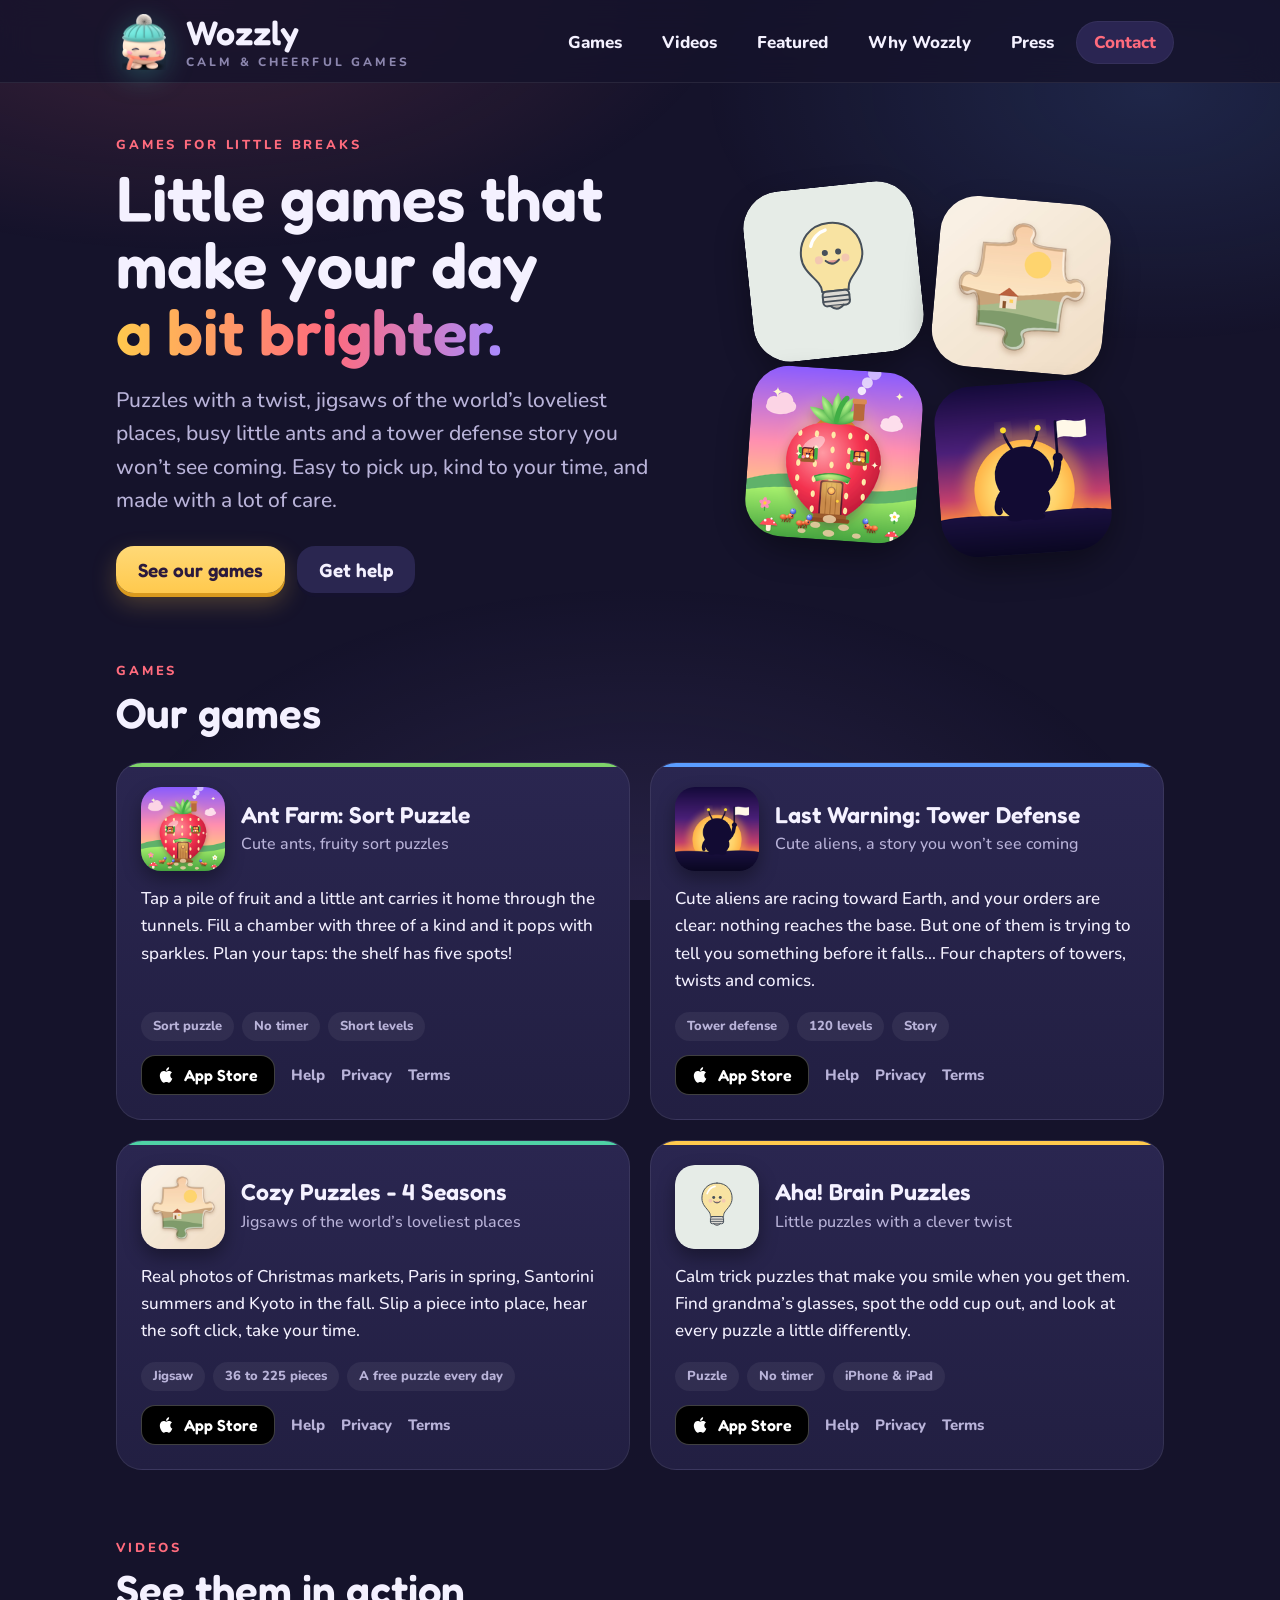
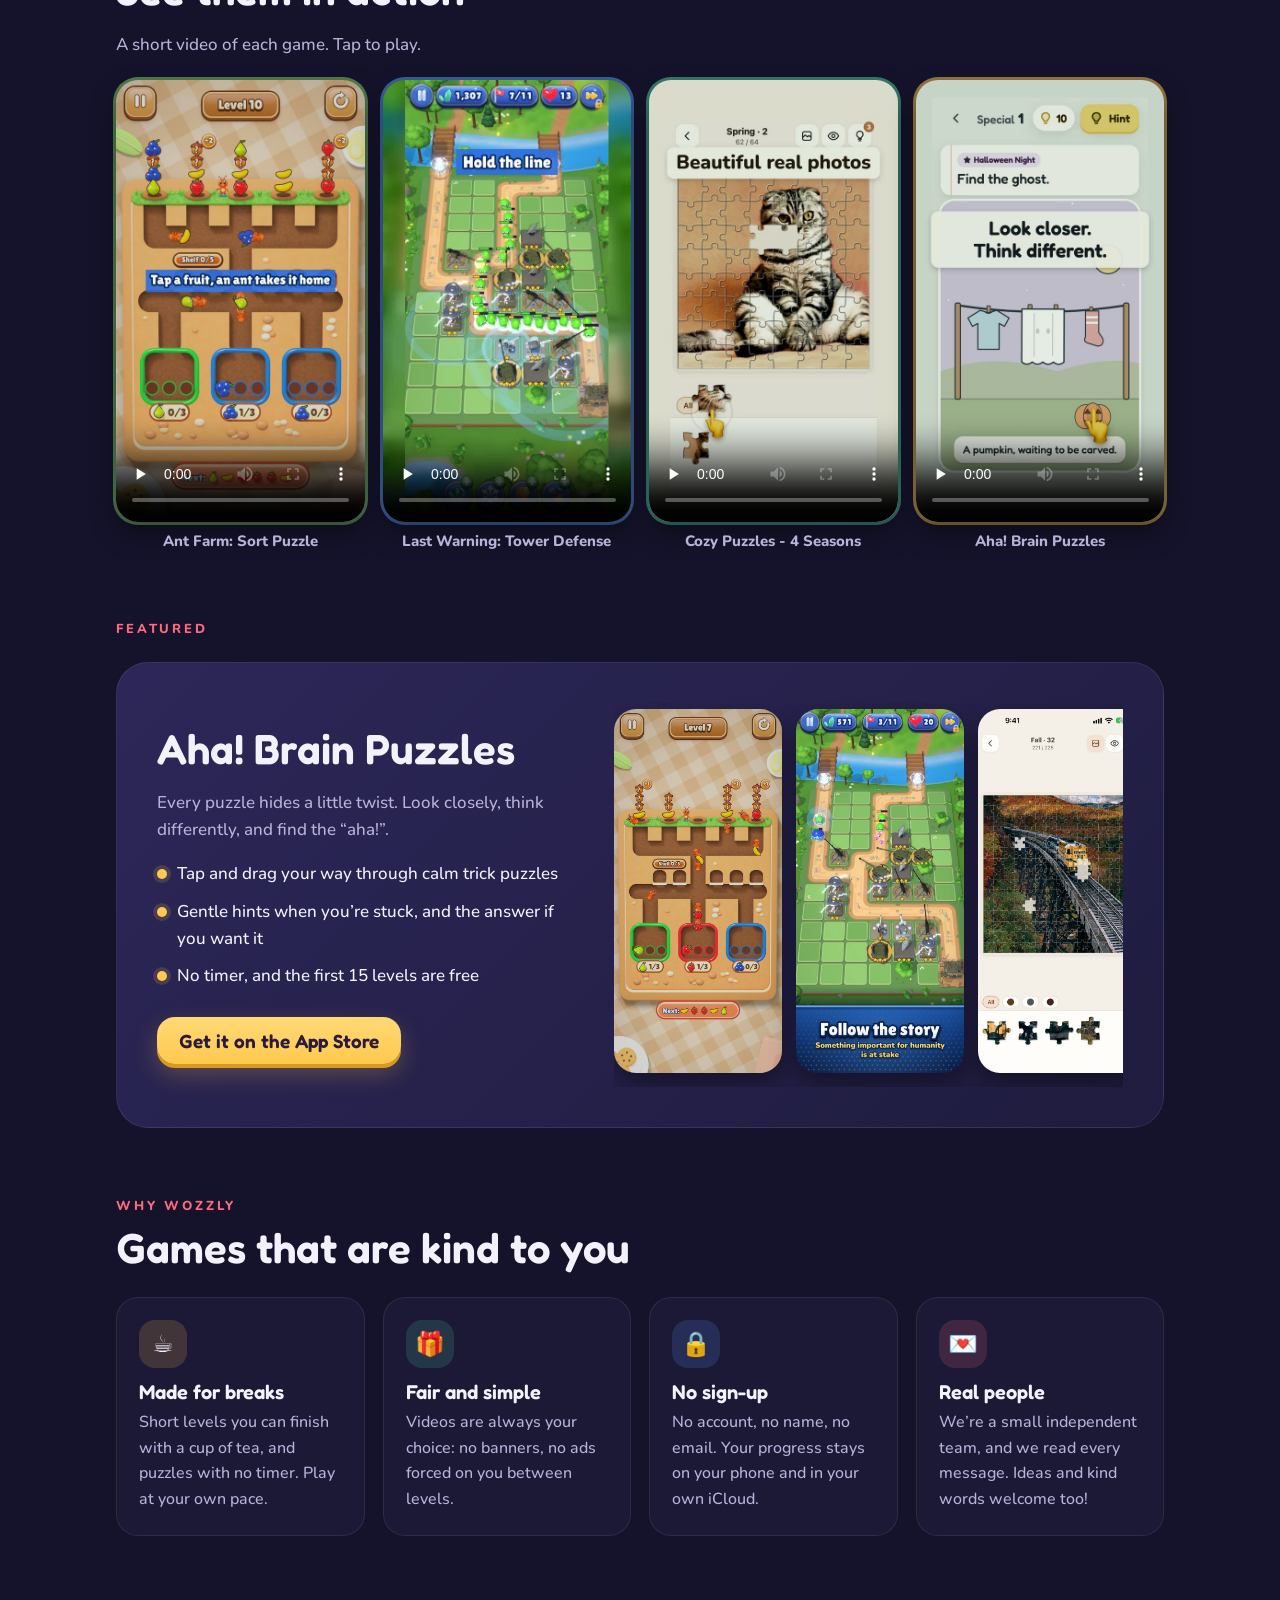
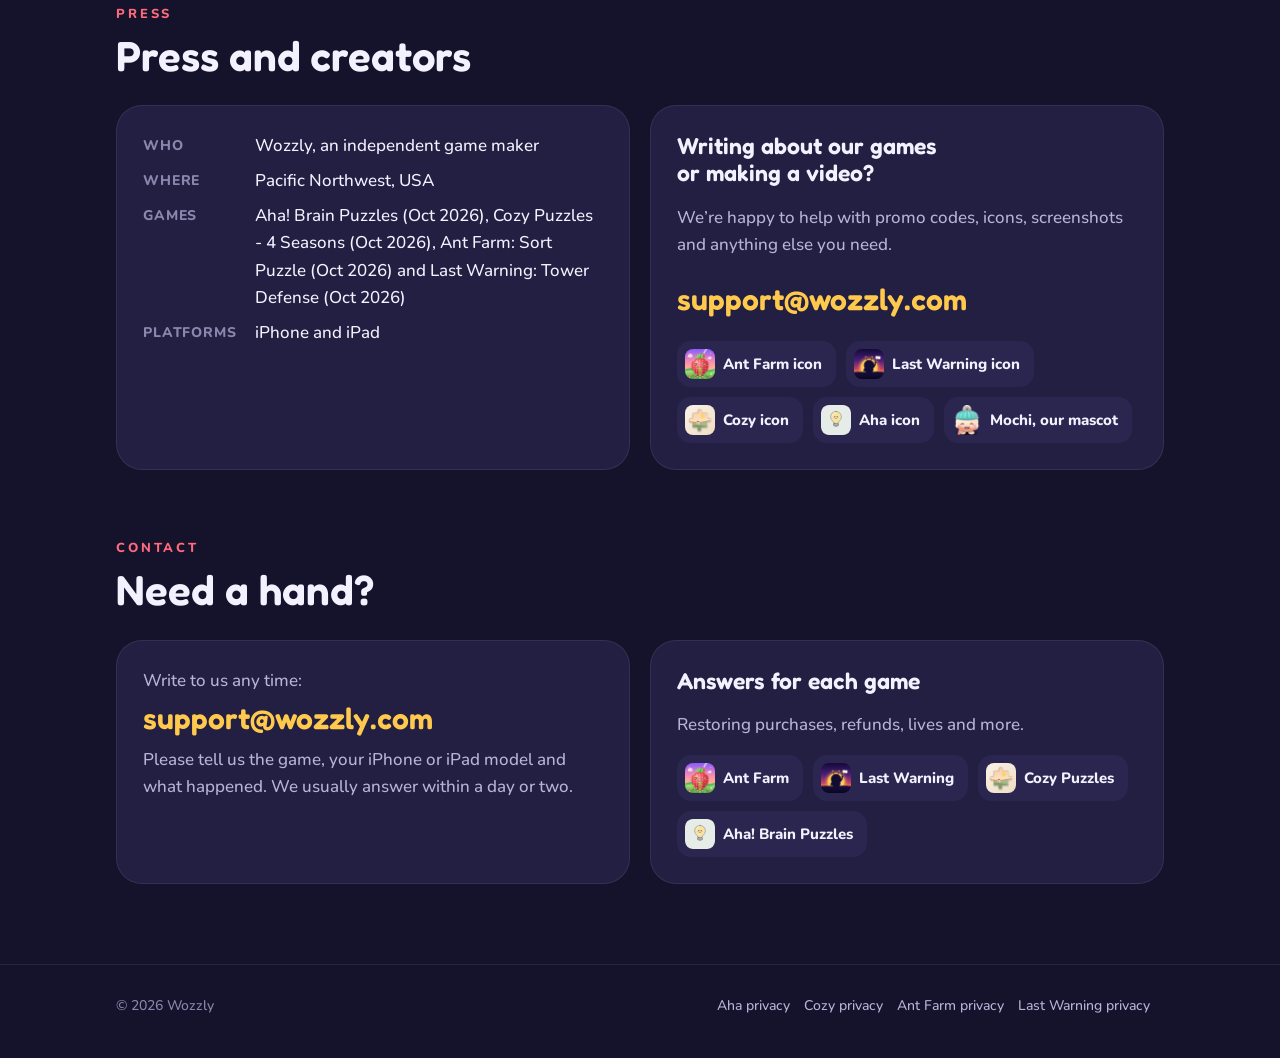
<file: index.html>
<!doctype html>
<html lang="en">
<head>
<meta charset="utf-8">
<meta name="viewport" content="width=device-width,initial-scale=1,viewport-fit=cover">
<title>Wozzly</title>
<meta name="description" content="Wozzly makes calm, cheerful little games for iPhone and iPad: Aha! Brain Puzzles, Cozy Puzzles, Ant Farm and Last Warning: Tower Defense.">
<meta property="og:title" content="Wozzly">
<meta property="og:description" content="Calm, cheerful little games for iPhone and iPad.">
<meta property="og:image" content="https://wozzly.com/img/og-cover.jpg">
<meta name="theme-color" content="#15132b">
<link rel="icon" href="img/mochi-64.png">
<link rel="apple-touch-icon" href="img/apple-touch-icon.png">
<link rel="stylesheet" href="site.css">
</head>
<body>
<header class="top"><div class="wrap">
  <a class="brand" href="#top"><img src="img/mochi.png" alt="Mochi, the Wozzly mascot"><span><b>Wozzly</b><small>Calm &amp; cheerful games</small></span></a>
  <nav class="menu" aria-label="Sections">
    <a href="#games" class="on">Games</a><a href="#videos">Videos</a><a href="#featured">Featured</a><a href="#why">Why Wozzly</a><a href="#press">Press</a><a href="#contact">Contact</a>
  </nav>
</div></header>

<main class="wrap" id="top">
  <section class="hero">
    <div>
      <p class="kicker">Games for little breaks</p>
      <h1>Little games that make your day <span>a bit brighter.</span></h1>
      <p class="lead">Puzzles with a twist, jigsaws of the world’s loveliest places, busy little ants and a tower defense story you won’t see coming.
        Easy to pick up, kind to your time, and made with a lot of care.</p>
      <div class="ctas"><a class="btn" href="#games">See our games</a><a class="btn ghost" href="#contact">Get help</a></div>
    </div>
    <div class="icons">
      <a href="#aha" aria-label="Aha! Brain Puzzles"><img src="img/aha-icon.svg" alt=""></a>
      <a href="#cozy" aria-label="Cozy Puzzles"><img src="img/cozy-icon.png" alt=""></a>
      <a href="#antfarm" aria-label="Ant Farm"><img src="img/antfarm-icon.png" alt=""></a>
      <a href="#messenger" aria-label="Last Warning: Tower Defense"><img src="img/messenger-icon.png" alt=""></a>
    </div>
  </section>

  <section id="games">
    <p class="kicker">Games</p>
    <h2>Our games</h2>
    <div class="grid">
      <article class="game" id="antfarm" style="--c: #7fd36a">
        <header><img src="img/antfarm-icon.png" alt=""><div><h3>Ant Farm: Sort Puzzle</h3><p class="tag">Cute ants, fruity sort puzzles</p></div></header>
        <p>Tap a pile of fruit and a little ant carries it home through the tunnels. Fill a chamber with three of a kind and it pops with sparkles. Plan your taps: the shelf has five spots!</p>
        <div class="chips"><span class="chip">Sort puzzle</span><span class="chip">No timer</span><span class="chip">Short levels</span></div>
        <div class="links"><a class="store" href="https://apps.apple.com/app/id6821574414"><svg viewBox="0 0 24 24"><path d="M16.37 12.6c-.03-2.6 2.12-3.85 2.22-3.91-1.21-1.77-3.09-2.01-3.76-2.04-1.6-.16-3.12.94-3.93.94-.81 0-2.06-.92-3.39-.89-1.74.03-3.35 1.01-4.25 2.57-1.81 3.14-.46 7.79 1.3 10.34.86 1.25 1.89 2.65 3.24 2.6 1.3-.05 1.79-.84 3.36-.84 1.57 0 2.01.84 3.38.81 1.4-.03 2.28-1.27 3.13-2.53.99-1.45 1.39-2.85 1.42-2.92-.03-.01-2.72-1.04-2.72-4.13zM13.79 4.97c.72-.87 1.2-2.07 1.07-3.27-1.03.04-2.28.69-3.02 1.55-.66.77-1.24 2-1.09 3.18 1.15.09 2.32-.58 3.04-1.46z"/></svg>App Store</a><a href="antfarm.html">Help</a><a href="antfarm-privacy.html">Privacy</a><a href="antfarm-terms.html">Terms</a></div>
      </article>
      <article class="game" id="messenger" style="--c: var(--sky)">
        <header><img src="img/messenger-icon.png" alt=""><div><h3>Last Warning: Tower Defense</h3><p class="tag">Cute aliens, a story you won’t see coming</p></div></header>
        <p>Cute aliens are racing toward Earth, and your orders are clear: nothing reaches the base. But one of them is trying to tell you something before it falls… Four chapters of towers, twists and comics.</p>
        <div class="chips"><span class="chip">Tower defense</span><span class="chip">120 levels</span><span class="chip">Story</span></div>
        <div class="links"><a class="store" href="https://apps.apple.com/app/id6823263630"><svg viewBox="0 0 24 24"><path d="M16.37 12.6c-.03-2.6 2.12-3.85 2.22-3.91-1.21-1.77-3.09-2.01-3.76-2.04-1.6-.16-3.12.94-3.93.94-.81 0-2.06-.92-3.39-.89-1.74.03-3.35 1.01-4.25 2.57-1.81 3.14-.46 7.79 1.3 10.34.86 1.25 1.89 2.65 3.24 2.6 1.3-.05 1.79-.84 3.36-.84 1.57 0 2.01.84 3.38.81 1.4-.03 2.28-1.27 3.13-2.53.99-1.45 1.39-2.85 1.42-2.92-.03-.01-2.72-1.04-2.72-4.13zM13.79 4.97c.72-.87 1.2-2.07 1.07-3.27-1.03.04-2.28.69-3.02 1.55-.66.77-1.24 2-1.09 3.18 1.15.09 2.32-.58 3.04-1.46z"/></svg>App Store</a><a href="messenger.html">Help</a><a href="messenger-privacy.html">Privacy</a><a href="messenger-terms.html">Terms</a></div>
      </article>
      <article class="game" id="cozy" style="--c: var(--mint)">
        <header><img src="img/cozy-icon.png" alt=""><div><h3>Cozy Puzzles - 4 Seasons</h3><p class="tag">Jigsaws of the world’s loveliest places</p></div></header>
        <p>Real photos of Christmas markets, Paris in spring, Santorini summers and Kyoto in the fall. Slip a piece into place, hear the soft click, take your time.</p>
        <div class="chips"><span class="chip">Jigsaw</span><span class="chip">36 to 225 pieces</span><span class="chip">A free puzzle every day</span></div>
        <div class="links">
          <a class="store" href="https://apps.apple.com/app/id6820407805"><svg viewBox="0 0 24 24"><path d="M16.37 12.6c-.03-2.6 2.12-3.85 2.22-3.91-1.21-1.77-3.09-2.01-3.76-2.04-1.6-.16-3.12.94-3.93.94-.81 0-2.06-.92-3.39-.89-1.74.03-3.35 1.01-4.25 2.57-1.81 3.14-.46 7.79 1.3 10.34.86 1.25 1.89 2.65 3.24 2.6 1.3-.05 1.79-.84 3.36-.84 1.57 0 2.01.84 3.38.81 1.4-.03 2.28-1.27 3.13-2.53.99-1.45 1.39-2.85 1.42-2.92-.03-.01-2.72-1.04-2.72-4.13zM13.79 4.97c.72-.87 1.2-2.07 1.07-3.27-1.03.04-2.28.69-3.02 1.55-.66.77-1.24 2-1.09 3.18 1.15.09 2.32-.58 3.04-1.46z"/></svg>App Store</a>
          <a href="cozy.html">Help</a><a href="cozy-privacy.html">Privacy</a><a href="cozy-terms.html">Terms</a>
        </div>
      </article>
      <article class="game" id="aha" style="--c: var(--sun)">
        <header><img src="img/aha-icon.svg" alt=""><div><h3>Aha! Brain Puzzles</h3><p class="tag">Little puzzles with a clever twist</p></div></header>
        <p>Calm trick puzzles that make you smile when you get them. Find grandma’s glasses, spot the odd cup out, and look at every puzzle a little differently.</p>
        <div class="chips"><span class="chip">Puzzle</span><span class="chip">No timer</span><span class="chip">iPhone &amp; iPad</span></div>
        <div class="links">
          <a class="store" href="https://apps.apple.com/app/id6819853771"><svg viewBox="0 0 24 24"><path d="M16.37 12.6c-.03-2.6 2.12-3.85 2.22-3.91-1.21-1.77-3.09-2.01-3.76-2.04-1.6-.16-3.12.94-3.93.94-.81 0-2.06-.92-3.39-.89-1.74.03-3.35 1.01-4.25 2.57-1.81 3.14-.46 7.79 1.3 10.34.86 1.25 1.89 2.65 3.24 2.6 1.3-.05 1.79-.84 3.36-.84 1.57 0 2.01.84 3.38.81 1.4-.03 2.28-1.27 3.13-2.53.99-1.45 1.39-2.85 1.42-2.92-.03-.01-2.72-1.04-2.72-4.13zM13.79 4.97c.72-.87 1.2-2.07 1.07-3.27-1.03.04-2.28.69-3.02 1.55-.66.77-1.24 2-1.09 3.18 1.15.09 2.32-.58 3.04-1.46z"/></svg>App Store</a>
          <a href="aha.html">Help</a><a href="privacy.html">Privacy</a><a href="terms.html">Terms</a>
        </div>
      </article>
    </div>
  </section>

  <section id="videos">
    <p class="kicker">Videos</p>
    <h2>See them in action</h2>
    <p class="muted">A short video of each game. Tap to play.</p>
    <div class="clips">
      <figure class="clip" style="--c: #7fd36a"><video src="video/antfarm.mp4" poster="video/antfarm.jpg" controls playsinline preload="none" aria-label="Ant Farm gameplay video"></video><figcaption>Ant Farm: Sort Puzzle</figcaption></figure>
      <figure class="clip" style="--c: var(--sky)"><video src="video/lastwarning.mp4" poster="video/lastwarning.jpg" controls playsinline preload="none" aria-label="Last Warning gameplay video"></video><figcaption>Last Warning: Tower Defense</figcaption></figure>
      <figure class="clip" style="--c: var(--mint)"><video src="video/cozy.mp4" poster="video/cozy.jpg" controls playsinline preload="none" aria-label="Cozy Puzzles gameplay video"></video><figcaption>Cozy Puzzles - 4 Seasons</figcaption></figure>
      <figure class="clip" style="--c: var(--sun)"><video src="video/aha.mp4" poster="video/aha.jpg" controls playsinline preload="none" aria-label="Aha! Brain Puzzles gameplay video"></video><figcaption>Aha! Brain Puzzles</figcaption></figure>
    </div>
  </section>

  <section id="featured">
    <p class="kicker">Featured</p>
    <div class="feature">
      <div>
        <h2>Aha! Brain Puzzles</h2>
        <p class="muted">Every puzzle hides a little twist. Look closely, think differently, and find the “aha!”.</p>
        <ul>
          <li>Tap and drag your way through calm trick puzzles</li>
          <li>Gentle hints when you’re stuck, and the answer if you want it</li>
          <li>No timer, and the first 15 levels are free</li>
        </ul>
        <div class="ctas"><a class="btn" href="https://apps.apple.com/app/id6819853771">Get it on the App Store</a></div>
      </div>
      <div class="shots" aria-label="Screenshots">
        <img src="img/antfarm-1.jpg" alt="Ant Farm: ants sorting fruit" loading="lazy">
        <img src="img/messenger-1.jpg" alt="Last Warning: the story" loading="lazy">
        <img src="img/cozy-1.jpg" alt="Cozy Puzzles: a fall jigsaw" loading="lazy">
        <img src="img/aha-1.jpg" alt="A puzzle in Aha! Brain Puzzles" loading="lazy">
        <img src="img/aha-2.jpg" alt="Another puzzle" loading="lazy">
        <img src="img/aha-3.jpg" alt="A solved puzzle" loading="lazy">
      </div>
    </div>
  </section>

  <section id="why">
    <p class="kicker">Why Wozzly</p>
    <h2>Games that are kind to you</h2>
    <div class="why">
      <div><i style="background:rgba(255,201,77,.16)">☕</i><h3>Made for breaks</h3><p>Short levels you can finish with a cup of tea, and puzzles with no timer. Play at your own pace.</p></div>
      <div><i style="background:rgba(79,209,165,.16)">🎁</i><h3>Fair and simple</h3><p>Videos are always your choice: no banners, no ads forced on you between levels.</p></div>
      <div><i style="background:rgba(91,157,255,.16)">🔒</i><h3>No sign-up</h3><p>No account, no name, no email. Your progress stays on your phone and in your own iCloud.</p></div>
      <div><i style="background:rgba(255,107,125,.16)">💌</i><h3>Real people</h3><p>We’re a small independent team, and we read every message. Ideas and kind words welcome too!</p></div>
    </div>
  </section>

  <section id="press">
    <p class="kicker">Press</p>
    <h2>Press and creators</h2>
    <div class="two">
      <div class="panel">
        <dl class="facts">
          <dt>Who</dt><dd>Wozzly, an independent game maker</dd>
          <dt>Where</dt><dd>Pacific Northwest, USA</dd>
          <dt>Games</dt><dd>Aha! Brain Puzzles (Oct 2026), Cozy Puzzles - 4 Seasons (Oct 2026), Ant Farm: Sort Puzzle (Oct 2026) and Last Warning: Tower Defense (Oct 2026)</dd>
          <dt>Platforms</dt><dd>iPhone and iPad</dd>
        </dl>
      </div>
      <div class="panel">
        <h3>Writing about our games or making a video?</h3>
        <p class="muted">We’re happy to help with promo codes, icons, screenshots and anything else you need.</p>
        <a class="mail" href="mailto:support@wozzly.com?subject=Press">support@wozzly.com</a>
        <div class="helps">
          <a href="img/antfarm-icon-1024.png" download><img src="img/antfarm-icon.png" alt="">Ant Farm icon</a>
          <a href="img/messenger-icon-1024.png" download><img src="img/messenger-icon.png" alt="">Last Warning icon</a>
          <a href="img/cozy-icon.png" download><img src="img/cozy-icon.png" alt="">Cozy icon</a>
          <a href="img/aha-icon.svg" download><img src="img/aha-icon.svg" alt="">Aha icon</a>
          <a href="img/mochi-1024.png" download><img src="img/mochi.png" alt="">Mochi, our mascot</a>
        </div>
      </div>
    </div>
  </section>

  <section id="contact">
    <p class="kicker">Contact</p>
    <h2>Need a hand?</h2>
    <div class="two">
      <div class="panel">
        <p class="muted" style="margin:0">Write to us any time:</p>
        <a class="mail" href="mailto:support@wozzly.com">support@wozzly.com</a>
        <p class="muted" style="margin:0">Please tell us the game, your iPhone or iPad model and what happened. We usually answer within a day or two.</p>
      </div>
      <div class="panel">
        <h3>Answers for each game</h3>
        <p class="muted">Restoring purchases, refunds, lives and more.</p>
        <div class="helps">
          <a href="antfarm.html"><img src="img/antfarm-icon.png" alt="">Ant Farm</a>
          <a href="messenger.html"><img src="img/messenger-icon.png" alt="">Last Warning</a>
          <a href="cozy.html"><img src="img/cozy-icon.png" alt="">Cozy Puzzles</a>
          <a href="aha.html"><img src="img/aha-icon.svg" alt="">Aha! Brain Puzzles</a>
        </div>
      </div>
    </div>
  </section>
</main>

<footer><div class="wrap">
  <span>© 2026 Wozzly</span>
  <span><a href="privacy.html">Aha privacy</a><a href="cozy-privacy.html">Cozy privacy</a><a href="antfarm-privacy.html">Ant Farm privacy</a><a href="messenger-privacy.html">Last Warning privacy</a></span>
</div></footer>

<script>
// the menu pill follows the section you're reading
const links = [...document.querySelectorAll('.menu a')];
const seen = new Map();
const io = new IntersectionObserver(es => {
  es.forEach(e => seen.set(e.target.id, e.isIntersecting));
  const on = links.find(a => seen.get(a.hash.slice(1)));
  if (on) links.forEach(a => a.classList.toggle('on', a === on));
}, { rootMargin: '-40% 0px -55% 0px' });
links.forEach(a => { const s = document.querySelector(a.hash); if (s) io.observe(s); });
</script>
</body>
</html>
</file>
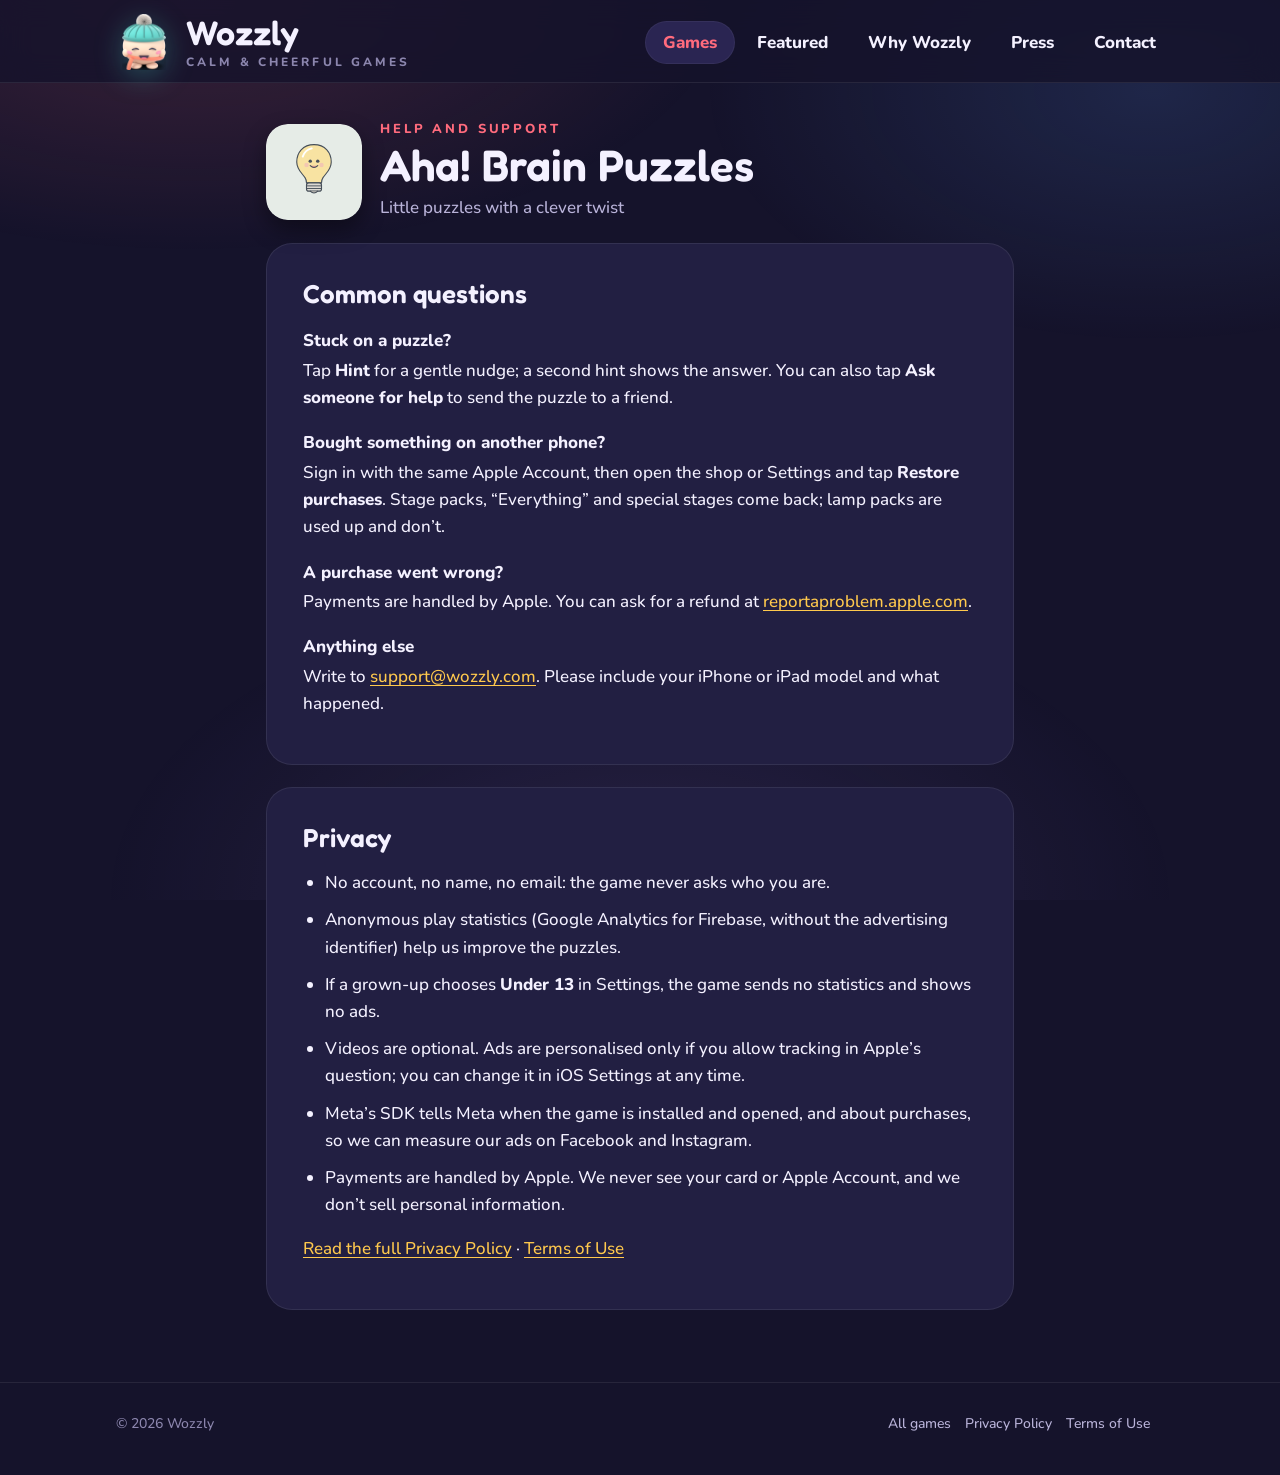
<file: aha.html>
<!doctype html>
<html lang="en">
<head>
<meta charset="utf-8">
<meta name="viewport" content="width=device-width,initial-scale=1,viewport-fit=cover">
<title>Aha! Brain Puzzles · Help · Wozzly</title>
<meta name="description" content="Help and support for Aha! Brain Puzzles: answers to common questions, privacy and how to reach us.">
<meta name="theme-color" content="#15132b">
<link rel="icon" href="img/aha-icon.svg">
<link rel="stylesheet" href="site.css">
</head>
<body>
<header class="top"><div class="wrap">
  <a class="brand" href="./"><img src="img/mochi.png" alt="Mochi, the Wozzly mascot"><span><b>Wozzly</b><small>Calm &amp; cheerful games</small></span></a>
  <nav class="menu" aria-label="Sections">
    <a href="./#games" class="on">Games</a><a href="./#featured">Featured</a><a href="./#why">Why Wozzly</a><a href="./#press">Press</a><a href="./#contact">Contact</a>
  </nav>
</div></header>
<main class="wrap page">
<div class="head"><img src="img/aha-icon.svg" alt=""><div><p class="kicker" style="margin-bottom:6px">Help and support</p><h1 style="font-size:clamp(30px,6vw,44px)">Aha! Brain Puzzles</h1><p class="muted" style="margin:6px 0 0">Little puzzles with a clever twist</p></div></div>
<section class="card" style="padding-block:clamp(22px,4vw,36px)">
<h2>Common questions</h2>
<h3>Stuck on a puzzle?</h3>
<p>Tap <b>Hint</b> for a gentle nudge; a second hint shows the answer. You can also tap <b>Ask someone for help</b> to send the puzzle to a friend.</p>
<h3>Bought something on another phone?</h3>
<p>Sign in with the same Apple Account, then open the shop or Settings and tap <b>Restore purchases</b>. Stage packs, “Everything” and special stages come back; lamp packs are used up and don’t.</p>
<h3>A purchase went wrong?</h3>
<p>Payments are handled by Apple. You can ask for a refund at <a href="https://reportaproblem.apple.com">reportaproblem.apple.com</a>.</p>
<h3>Anything else</h3>
<p>Write to <a href="mailto:support@wozzly.com">support@wozzly.com</a>. Please include your iPhone or iPad model and what happened.</p>
</section>
<section class="card" style="padding-block:clamp(22px,4vw,36px)">
<h2>Privacy</h2>
<ul>
<li>No account, no name, no email: the game never asks who you are.</li>
<li>Anonymous play statistics (Google Analytics for Firebase, without the advertising identifier) help us improve the puzzles.</li>
<li>If a grown-up chooses <b>Under 13</b> in Settings, the game sends no statistics and shows no ads.</li>
<li>Videos are optional. Ads are personalised only if you allow tracking in Apple’s question; you can change it in iOS Settings at any time.</li>
<li>Meta’s SDK tells Meta when the game is installed and opened, and about purchases, so we can measure our ads on Facebook and Instagram.</li>
<li>Payments are handled by Apple. We never see your card or Apple Account, and we don’t sell personal information.</li>
</ul>
<p><a href="privacy.html">Read the full Privacy Policy</a> · <a href="terms.html">Terms of Use</a></p>
</section>
</main>
<footer><div class="wrap"><span>© 2026 Wozzly</span><span><a href="./">All games</a><a href="privacy.html">Privacy Policy</a><a href="terms.html">Terms of Use</a></span></div></footer>
</body>
</html>
</file>
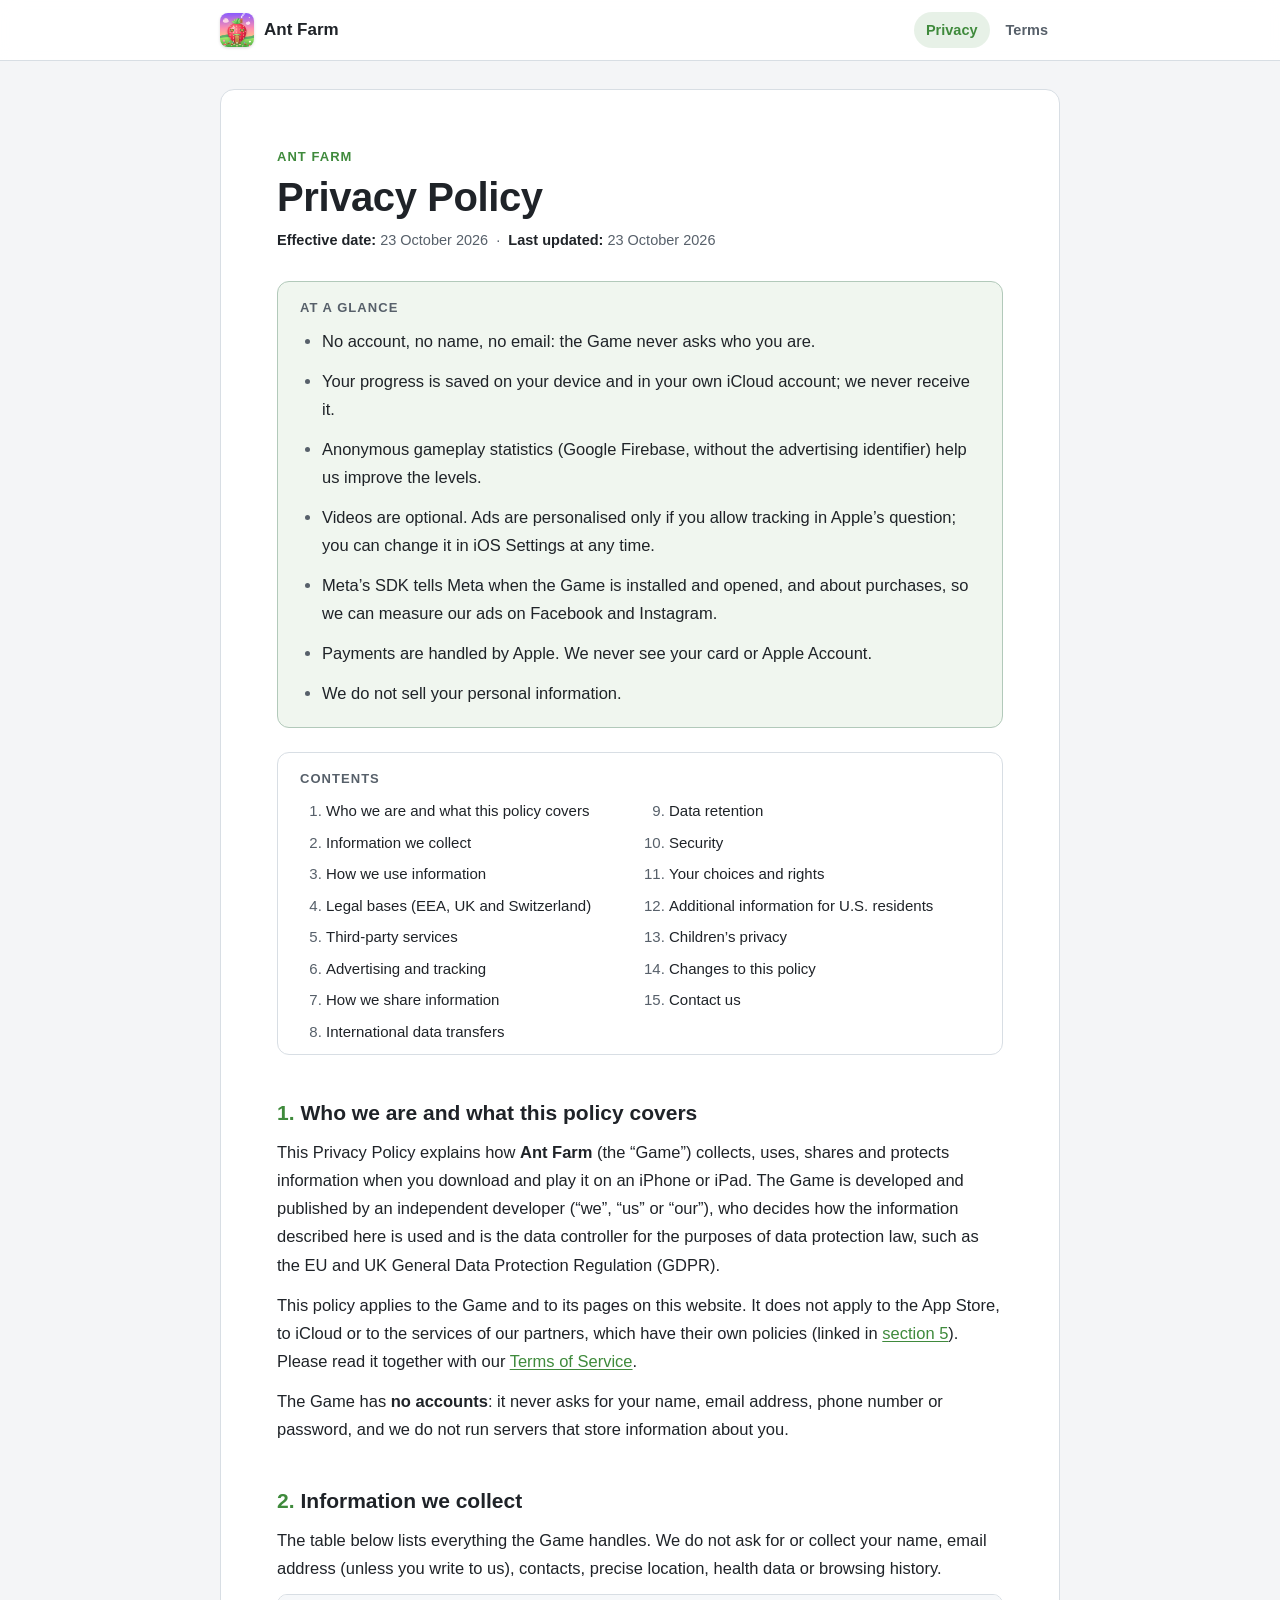
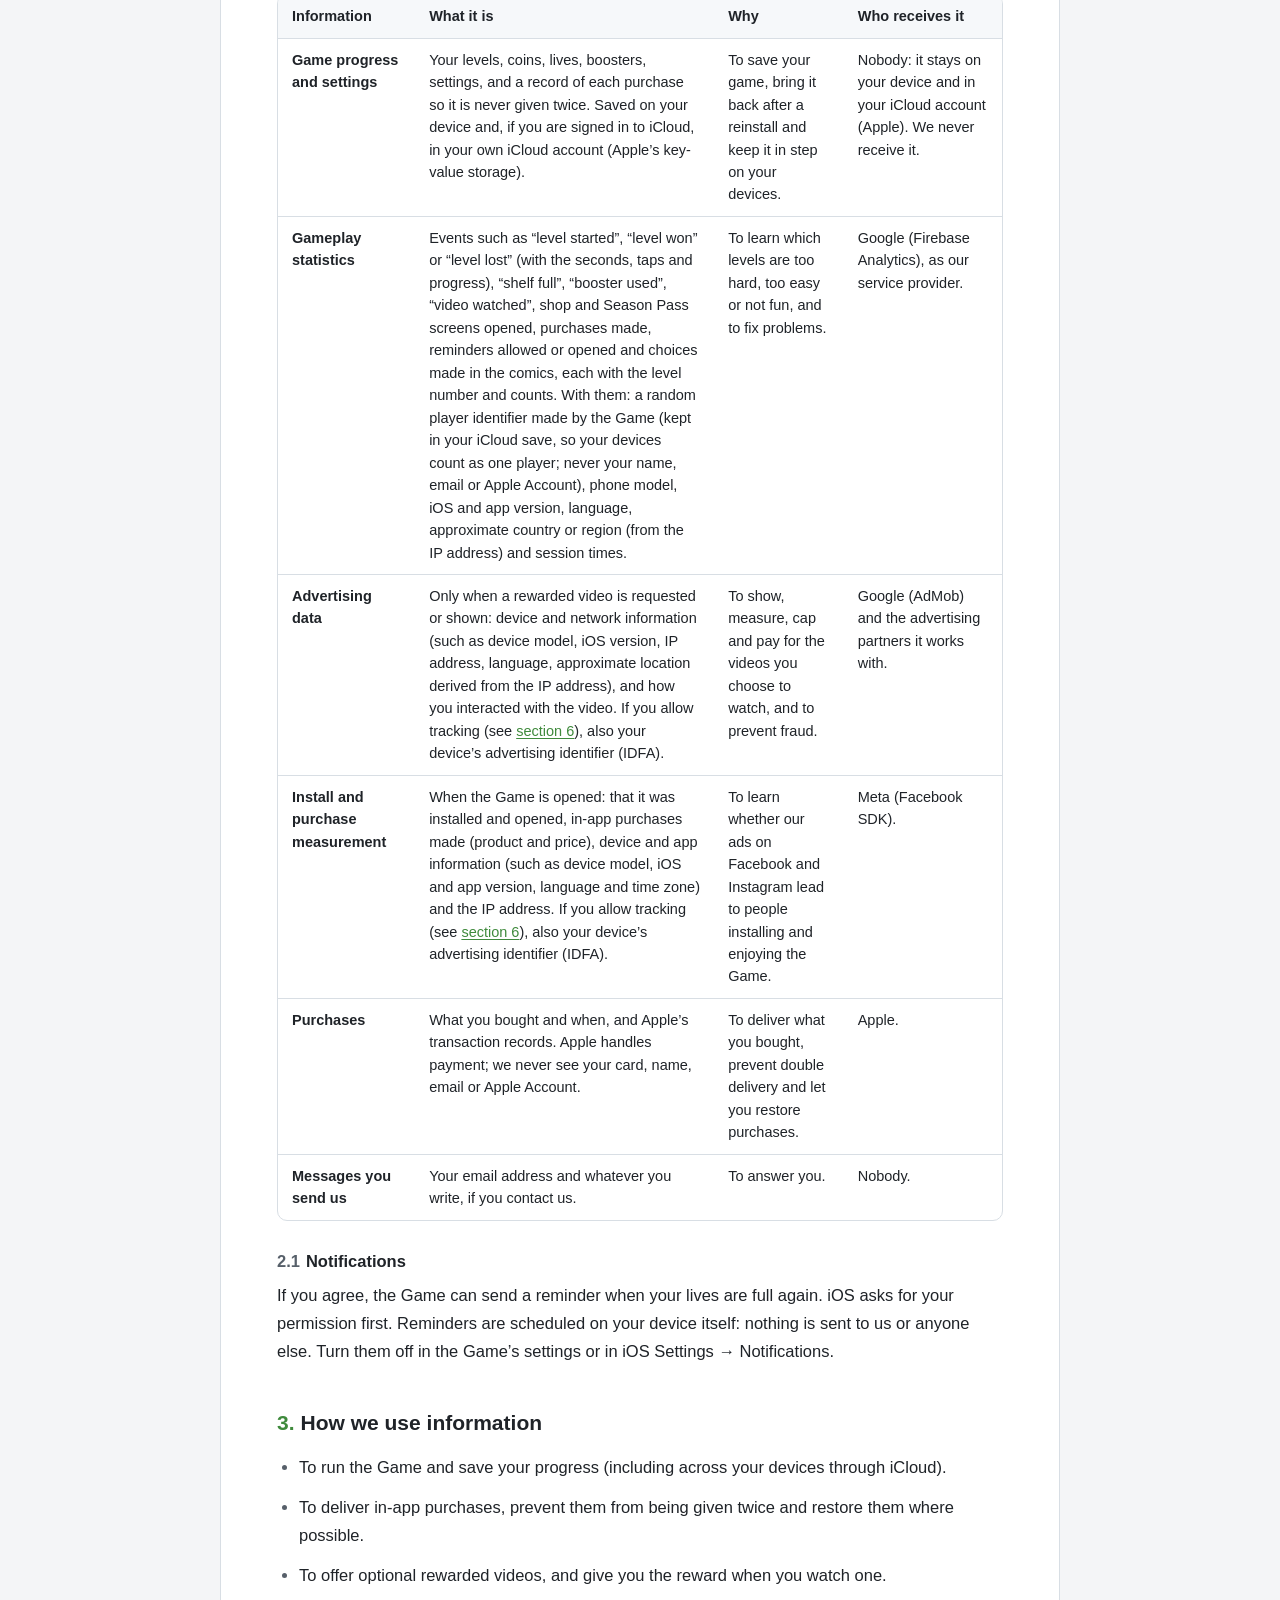
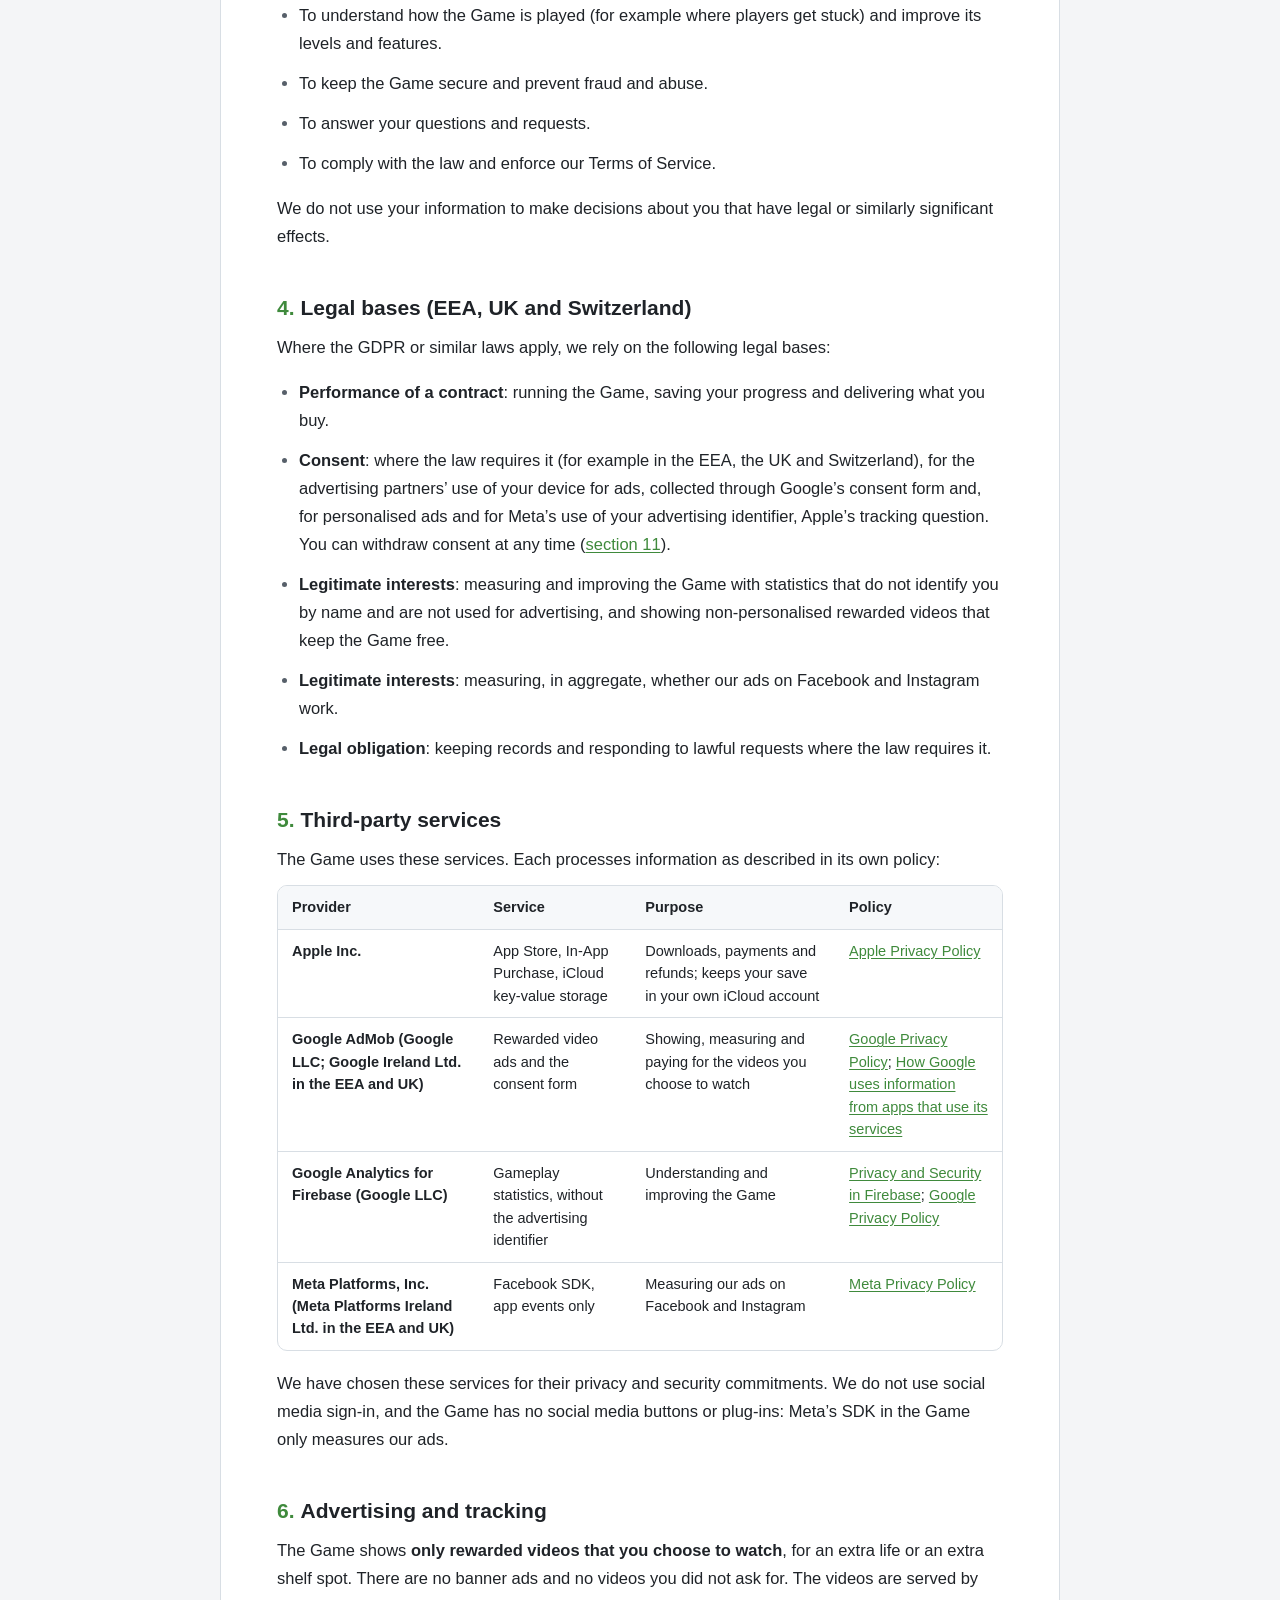
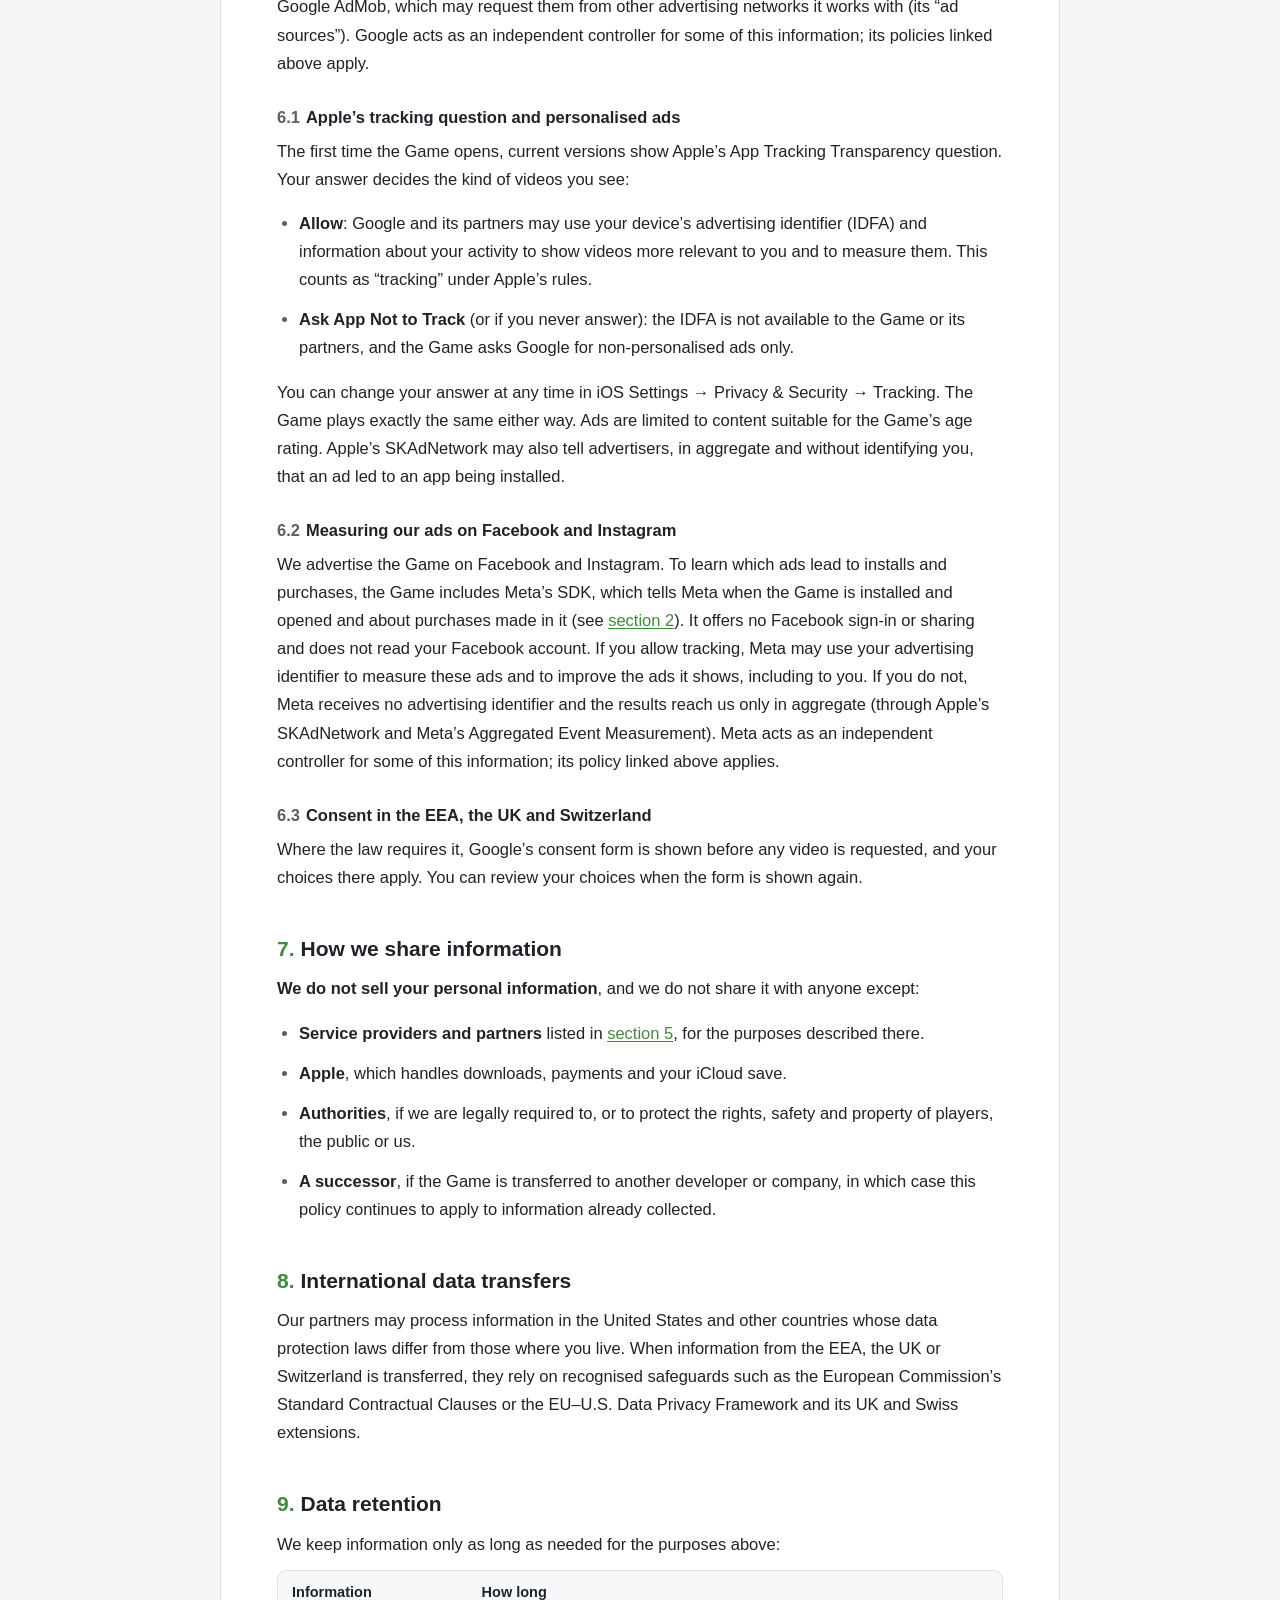
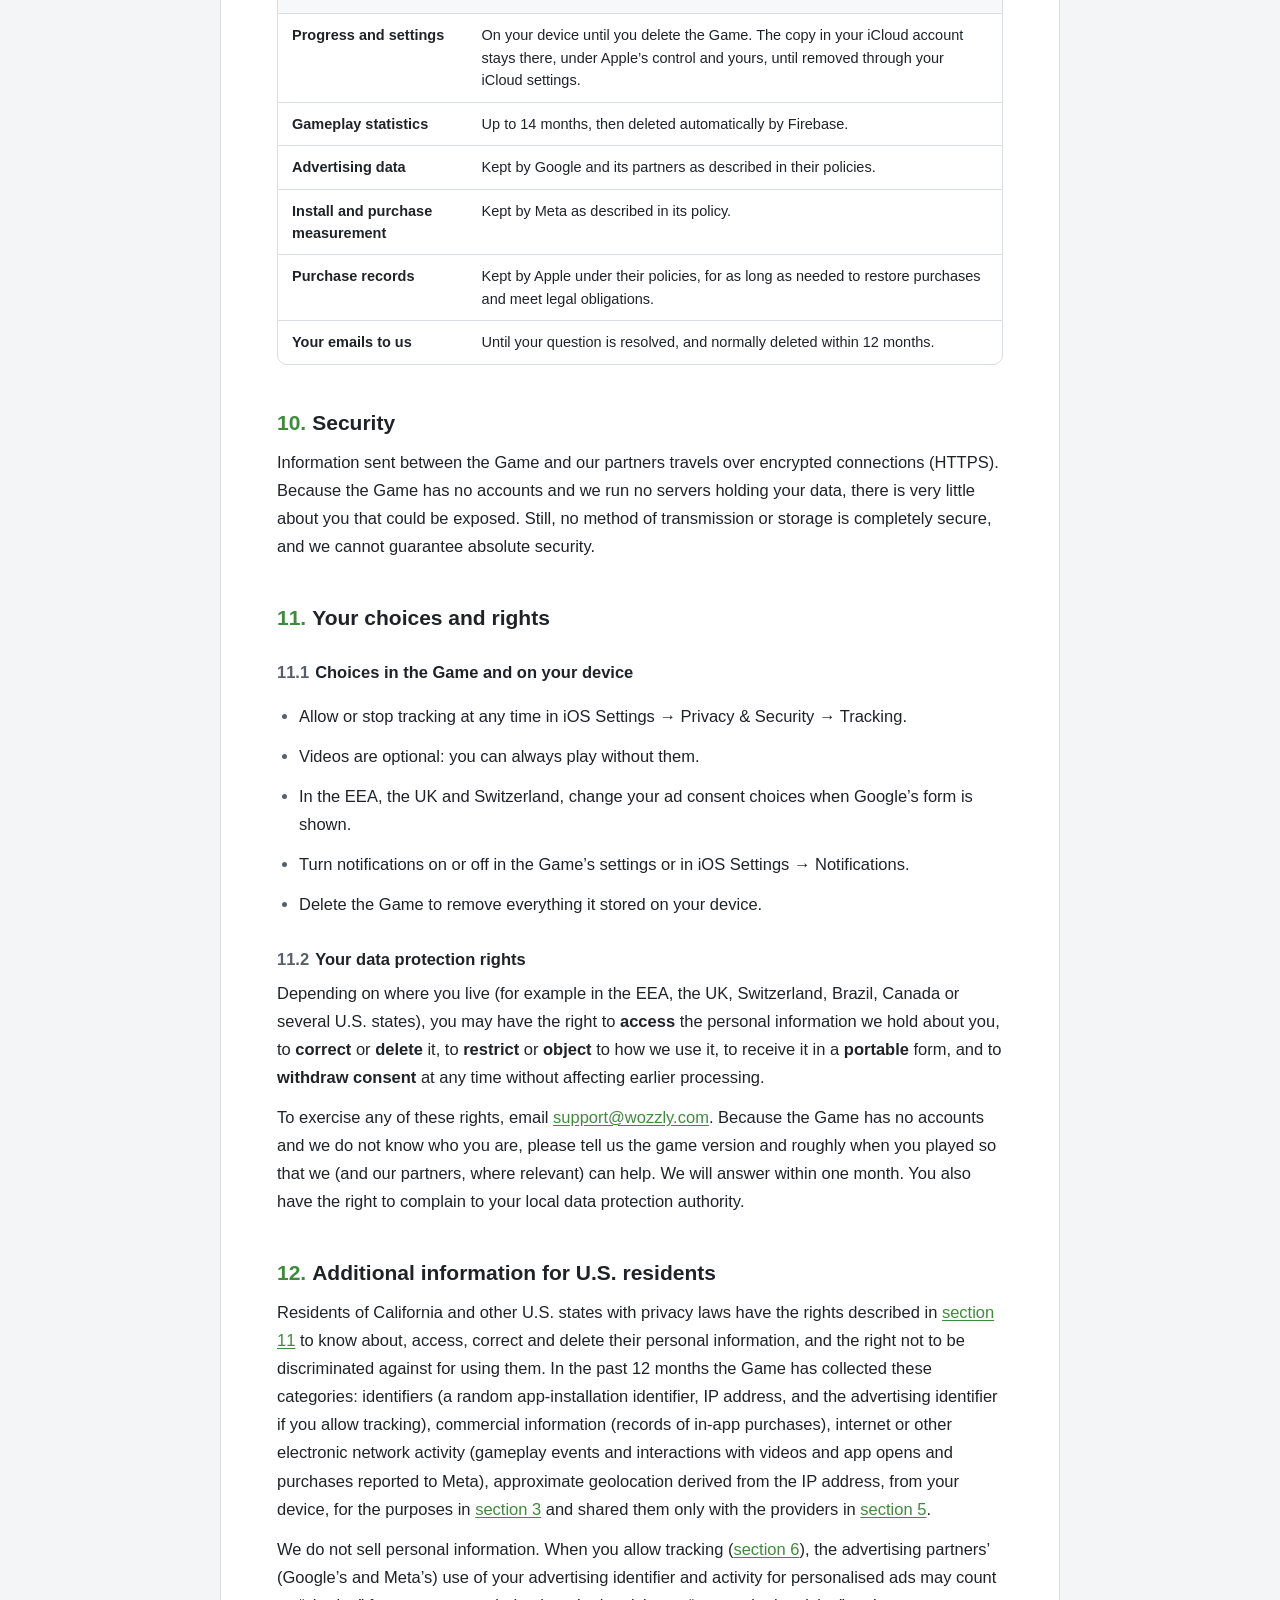
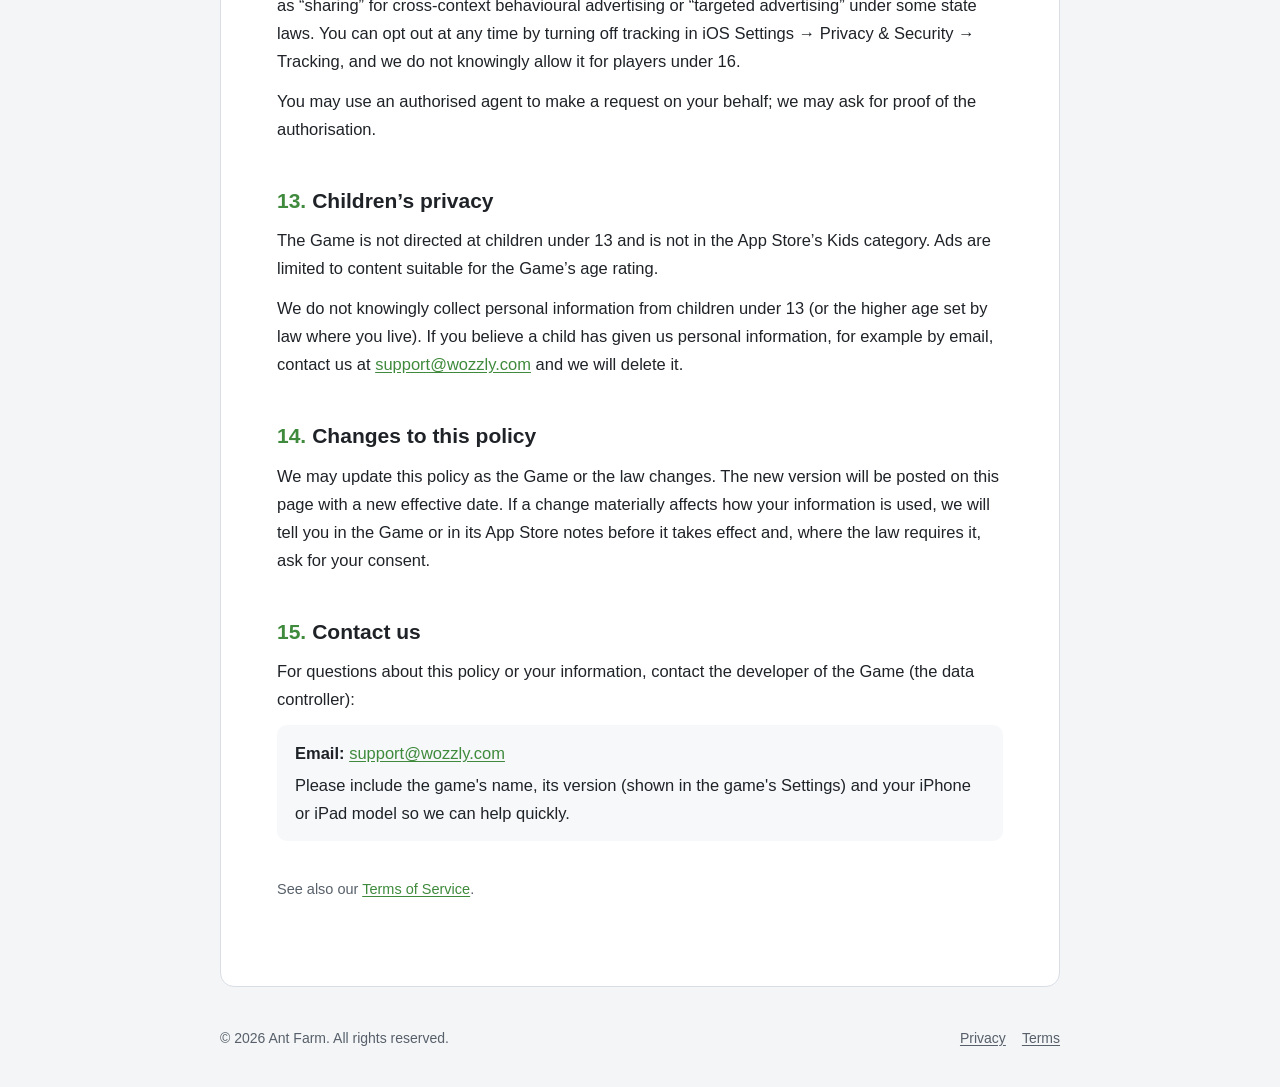
<file: antfarm-privacy.html>
<!doctype html>
<html lang="en">
<head>
<meta charset="utf-8">
<meta name="viewport" content="width=device-width,initial-scale=1">
<title>Privacy Policy · Ant Farm</title>
<meta name="description" content="How Ant Farm collects, uses and protects information, and the choices you have.">
<link rel="icon" href="antfarm-icon.png">
<link rel="stylesheet" href="legal.css">
</head>
<body style="--accent:#3f8a3c">
<header class="bar"><div class="wrap">
<a class="brand" href="antfarm-privacy.html"><img src="antfarm-icon.png" alt="">Ant Farm</a>
<nav><a href="antfarm-privacy.html" class="on">Privacy</a><a href="antfarm-terms.html">Terms</a></nav>
</div></header>
<main class="wrap"><article class="doc">
<p class="kicker">Ant Farm</p>
<h1>Privacy Policy</h1>
<p class="meta"><b>Effective date:</b> 23 October 2026 &nbsp;·&nbsp; <b>Last updated:</b> 23 October 2026</p>
<aside class="glance"><h2>At a glance</h2><ul><li>No account, no name, no email: the Game never asks who you are.</li><li>Your progress is saved on your device and in your own iCloud account; we never receive it.</li><li>Anonymous gameplay statistics (Google Firebase, without the advertising identifier) help us improve the levels.</li><li>Videos are optional. Ads are personalised only if you allow tracking in Apple’s question; you can change it in iOS Settings at any time.</li><li>Meta’s SDK tells Meta when the Game is installed and opened, and about purchases, so we can measure our ads on Facebook and Instagram.</li><li>Payments are handled by Apple. We never see your card or Apple Account.</li><li>We do not sell your personal information.</li></ul></aside>
<nav class="toc" aria-label="Contents"><h2>Contents</h2><ol><li><a href="#about">Who we are and what this policy covers</a></li><li><a href="#collect">Information we collect</a></li><li><a href="#use">How we use information</a></li><li><a href="#bases">Legal bases (EEA, UK and Switzerland)</a></li><li><a href="#partners">Third-party services</a></li><li><a href="#ads">Advertising and tracking</a></li><li><a href="#share">How we share information</a></li><li><a href="#transfers">International data transfers</a></li><li><a href="#retention">Data retention</a></li><li><a href="#security">Security</a></li><li><a href="#rights">Your choices and rights</a></li><li><a href="#us">Additional information for U.S. residents</a></li><li><a href="#children">Children’s privacy</a></li><li><a href="#changes">Changes to this policy</a></li><li><a href="#contact">Contact us</a></li></ol></nav>
<section id="about">
<h2><span class="n">1.</span>Who we are and what this policy covers</h2>
<p>This Privacy Policy explains how <strong>Ant Farm</strong> (the “Game”) collects, uses, shares and protects information when you
download and play it on an iPhone or iPad. The Game is developed and published by an independent developer (“we”, “us” or
“our”), who decides how the information described here is used and is the data controller for the purposes of data protection
law, such as the EU and UK General Data Protection Regulation (GDPR).</p>
<p>This policy applies to the Game and to its pages on this website. It does not apply to the App Store, to iCloud or to the
services of our partners, which have their own policies (linked in <a href="#partners">section 5</a>). Please read it together with our
<a href="antfarm-terms.html">Terms of Service</a>.</p>
<p>The Game has <strong>no accounts</strong>: it never asks for your name, email address, phone number or password, and we do
not run servers that store information about you.</p>
</section>
<section id="collect">
<h2><span class="n">2.</span>Information we collect</h2>
<p>The table below lists everything the Game handles. We do not ask for or collect your name, email address (unless you write to
us), contacts, precise location, health data or browsing history.</p>
<div class="table"><table><thead><tr><th>Information</th><th>What it is</th><th>Why</th><th>Who receives it</th></tr></thead><tbody><tr><td data-label="Information">Game progress and settings</td><td data-label="What it is">Your levels, coins, lives, boosters, settings, and a record of each purchase so it is never given twice. Saved on your device and, if you are signed in to iCloud, in your own iCloud account (Apple’s key-value storage).</td><td data-label="Why">To save your game, bring it back after a reinstall and keep it in step on your devices.</td><td data-label="Who receives it">Nobody: it stays on your device and in your iCloud account (Apple). We never receive it.</td></tr><tr><td data-label="Information">Gameplay statistics</td><td data-label="What it is">Events such as “level started”, “level won” or “level lost” (with the seconds, taps and progress), “shelf full”, “booster used”, “video watched”, shop and Season Pass screens opened, purchases made, reminders allowed or opened and choices made in the comics, each with the level number and counts. With them: a random player identifier made by the Game (kept in your iCloud save, so your devices count as one player; never your name, email or Apple Account), phone model, iOS and app version, language, approximate country or region (from the IP address) and session times.</td><td data-label="Why">To learn which levels are too hard, too easy or not fun, and to fix problems.</td><td data-label="Who receives it">Google (Firebase Analytics), as our service provider.</td></tr><tr><td data-label="Information">Advertising data</td><td data-label="What it is">Only when a rewarded video is requested or shown: device and network information (such as device model, iOS version, IP address, language, approximate location derived from the IP address), and how you interacted with the video. If you allow tracking (see <a href="#ads">section 6</a>), also your device’s advertising identifier (IDFA).</td><td data-label="Why">To show, measure, cap and pay for the videos you choose to watch, and to prevent fraud.</td><td data-label="Who receives it">Google (AdMob) and the advertising partners it works with.</td></tr><tr><td data-label="Information">Install and purchase measurement</td><td data-label="What it is">When the Game is opened: that it was installed and opened, in-app purchases made (product and price), device and app information (such as device model, iOS and app version, language and time zone) and the IP address. If you allow tracking (see <a href="#ads">section 6</a>), also your device’s advertising identifier (IDFA).</td><td data-label="Why">To learn whether our ads on Facebook and Instagram lead to people installing and enjoying the Game.</td><td data-label="Who receives it">Meta (Facebook SDK).</td></tr><tr><td data-label="Information">Purchases</td><td data-label="What it is">What you bought and when, and Apple’s transaction records. Apple handles payment; we never see your card, name, email or Apple Account.</td><td data-label="Why">To deliver what you bought, prevent double delivery and let you restore purchases.</td><td data-label="Who receives it">Apple.</td></tr><tr><td data-label="Information">Messages you send us</td><td data-label="What it is">Your email address and whatever you write, if you contact us.</td><td data-label="Why">To answer you.</td><td data-label="Who receives it">Nobody.</td></tr></tbody></table></div><h3><span class="n">2.1</span>Notifications</h3>
<p>If you agree, the Game can send a reminder when your lives are full again. iOS asks for your permission first. Reminders are scheduled on your
device itself: nothing is sent to us or anyone else. Turn them off in the Game’s settings or in iOS Settings → Notifications.</p>
</section>
<section id="use">
<h2><span class="n">3.</span>How we use information</h2>
<ul><li>To run the Game and save your progress (including across your devices through iCloud).</li><li>To deliver in-app purchases, prevent them from being given twice and restore them where possible.</li><li>To offer optional rewarded videos, and give you the reward when you watch one.</li><li>To understand how the Game is played (for example where players get stuck) and improve its levels and features.</li><li>To keep the Game secure and prevent fraud and abuse.</li><li>To answer your questions and requests.</li><li>To comply with the law and enforce our Terms of Service.</li></ul><p>We do not use your information to make decisions about you that have legal or similarly significant effects.</p>
</section>
<section id="bases">
<h2><span class="n">4.</span>Legal bases (EEA, UK and Switzerland)</h2>
<p>Where the GDPR or similar laws apply, we rely on the following legal bases:</p><ul><li><strong>Performance of a contract</strong>: running the Game, saving your progress and delivering what you buy.</li><li><strong>Consent</strong>: where the law requires it (for example in the EEA, the UK and Switzerland), for the advertising partners’ use of your device for ads, collected through Google’s consent form and, for personalised ads and for Meta’s use of your advertising identifier, Apple’s tracking question. You can withdraw consent at any time (<a href="#rights">section 11</a>).</li><li><strong>Legitimate interests</strong>: measuring and improving the Game with statistics that do not identify you by name and are not used for advertising, and showing non-personalised rewarded videos that keep the Game free.</li><li><strong>Legitimate interests</strong>: measuring, in aggregate, whether our ads on Facebook and Instagram work.</li><li><strong>Legal obligation</strong>: keeping records and responding to lawful requests where the law requires it.</li></ul>
</section>
<section id="partners">
<h2><span class="n">5.</span>Third-party services</h2>
<p>The Game uses these services. Each processes information as described in its own policy:</p><div class="table"><table><thead><tr><th>Provider</th><th>Service</th><th>Purpose</th><th>Policy</th></tr></thead><tbody><tr><td data-label="Provider">Apple Inc.</td><td data-label="Service">App Store, In-App Purchase, iCloud key-value storage</td><td data-label="Purpose">Downloads, payments and refunds; keeps your save in your own iCloud account</td><td data-label="Policy"><a href="https://www.apple.com/legal/privacy/">Apple Privacy Policy</a></td></tr><tr><td data-label="Provider">Google AdMob (Google LLC; Google Ireland Ltd. in the EEA and UK)</td><td data-label="Service">Rewarded video ads and the consent form</td><td data-label="Purpose">Showing, measuring and paying for the videos you choose to watch</td><td data-label="Policy"><a href="https://policies.google.com/privacy">Google Privacy Policy</a>; <a href="https://policies.google.com/technologies/partner-sites">How Google uses information from apps that use its services</a></td></tr><tr><td data-label="Provider">Google Analytics for Firebase (Google LLC)</td><td data-label="Service">Gameplay statistics, without the advertising identifier</td><td data-label="Purpose">Understanding and improving the Game</td><td data-label="Policy"><a href="https://firebase.google.com/support/privacy">Privacy and Security in Firebase</a>; <a href="https://policies.google.com/privacy">Google Privacy Policy</a></td></tr><tr><td data-label="Provider">Meta Platforms, Inc. (Meta Platforms Ireland Ltd. in the EEA and UK)</td><td data-label="Service">Facebook SDK, app events only</td><td data-label="Purpose">Measuring our ads on Facebook and Instagram</td><td data-label="Policy"><a href="https://www.facebook.com/privacy/policy/">Meta Privacy Policy</a></td></tr></tbody></table></div><p>We have chosen these services for their privacy and security commitments. We do not use social media sign-in, and the Game has no social media buttons or plug-ins: Meta’s SDK in the Game only measures our ads.</p>
</section>
<section id="ads">
<h2><span class="n">6.</span>Advertising and tracking</h2>
<p>The Game shows <strong>only rewarded videos that you choose to watch</strong>, for an extra life or an extra shelf spot. There are no banner ads
and no videos you did not ask for. The videos are served by Google AdMob, which may request them from other advertising
networks it works with (its “ad sources”). Google acts as an independent controller for some of this information; its
policies linked above apply.</p><h3><span class="n">6.1</span>Apple’s tracking question and personalised ads</h3>
<p>The first time the Game opens, current versions show Apple’s App Tracking Transparency question. Your answer decides the kind of videos you see:</p>
<ul><li><strong>Allow</strong>: Google and its partners may use your device’s advertising identifier (IDFA) and information about
your activity to show videos more relevant to you and to measure them. This counts as “tracking” under Apple’s rules.</li>
<li><strong>Ask App Not to Track</strong> (or if you never answer): the IDFA is not available to the Game or its partners, and the
Game asks Google for non-personalised ads only.</li></ul>
<p>You can change your answer at any time in iOS Settings → Privacy &amp; Security → Tracking. The Game plays exactly the same
either way. Ads are limited to content suitable for the Game’s age rating. Apple’s SKAdNetwork may also tell advertisers,
in aggregate and without identifying you, that an ad led to an app being installed.</p><h3><span class="n">6.2</span>Measuring our ads on Facebook and Instagram</h3>
<p>We advertise the Game on Facebook and Instagram. To learn which ads lead to installs and purchases, the Game includes
Meta’s SDK, which tells Meta when the Game is installed and opened and about purchases made in it (see <a href="#collect">section 2</a>). It
offers no Facebook sign-in or sharing and does not read your Facebook account. If you allow tracking, Meta may use your
advertising identifier to measure these ads and to improve the ads it shows, including to you. If you do not, Meta receives
no advertising identifier and the results reach us only in aggregate (through Apple’s SKAdNetwork and Meta’s Aggregated Event
Measurement). Meta acts as an independent controller for some of this information; its policy linked above applies.</p><h3><span class="n">6.3</span>Consent in the EEA, the UK and Switzerland</h3>
<p>Where the law requires it, Google’s consent form is shown before any video is requested, and your choices there apply. You can review your choices when the form is shown again.</p>
</section>
<section id="share">
<h2><span class="n">7.</span>How we share information</h2>
<p><strong>We do not sell your personal information</strong>, and we do not share it with anyone except:</p><ul><li><strong>Service providers and partners</strong> listed in <a href="#partners">section 5</a>, for the purposes described there.</li><li><strong>Apple</strong>, which handles downloads, payments and your iCloud save.</li><li><strong>Authorities</strong>, if we are legally required to, or to protect the rights, safety and property of players, the public or us.</li><li><strong>A successor</strong>, if the Game is transferred to another developer or company, in which case this policy continues to apply to information already collected.</li></ul>
</section>
<section id="transfers">
<h2><span class="n">8.</span>International data transfers</h2>
<p>Our partners may process information in the United States and other countries whose data protection laws differ from those
where you live. When information from the EEA, the UK or Switzerland is transferred, they rely on recognised safeguards such
as the European Commission’s Standard Contractual Clauses or the EU–U.S. Data Privacy Framework and its UK and Swiss extensions.</p>
</section>
<section id="retention">
<h2><span class="n">9.</span>Data retention</h2>
<p>We keep information only as long as needed for the purposes above:</p><div class="table"><table><thead><tr><th>Information</th><th>How long</th></tr></thead><tbody><tr><td data-label="Information">Progress and settings</td><td data-label="How long">On your device until you delete the Game. The copy in your iCloud account stays there, under Apple’s control and yours, until removed through your iCloud settings.</td></tr><tr><td data-label="Information">Gameplay statistics</td><td data-label="How long">Up to 14 months, then deleted automatically by Firebase.</td></tr><tr><td data-label="Information">Advertising data</td><td data-label="How long">Kept by Google and its partners as described in their policies.</td></tr><tr><td data-label="Information">Install and purchase measurement</td><td data-label="How long">Kept by Meta as described in its policy.</td></tr><tr><td data-label="Information">Purchase records</td><td data-label="How long">Kept by Apple under their policies, for as long as needed to restore purchases and meet legal obligations.</td></tr><tr><td data-label="Information">Your emails to us</td><td data-label="How long">Until your question is resolved, and normally deleted within 12 months.</td></tr></tbody></table></div>
</section>
<section id="security">
<h2><span class="n">10.</span>Security</h2>
<p>Information sent between the Game and our partners travels over encrypted connections (HTTPS). Because the Game has no accounts
and we run no servers holding your data, there is very little about you that could be exposed. Still, no method of transmission
or storage is completely secure, and we cannot guarantee absolute security.</p>
</section>
<section id="rights">
<h2><span class="n">11.</span>Your choices and rights</h2>
<h3><span class="n">11.1</span>Choices in the Game and on your device</h3><ul><li>Allow or stop tracking at any time in iOS Settings → Privacy &amp; Security → Tracking.</li><li>Videos are optional: you can always play without them.</li><li>In the EEA, the UK and Switzerland, change your ad consent choices when Google’s form is shown.</li><li>Turn notifications on or off in the Game’s settings or in iOS Settings → Notifications.</li><li>Delete the Game to remove everything it stored on your device.</li></ul>
<h3><span class="n">11.2</span>Your data protection rights</h3>
<p>Depending on where you live (for example in the EEA, the UK, Switzerland, Brazil, Canada or several U.S. states), you may have
the right to <strong>access</strong> the personal information we hold about you, to <strong>correct</strong> or <strong>delete</strong>
it, to <strong>restrict</strong> or <strong>object</strong> to how we use it, to receive it in a <strong>portable</strong> form, and to
<strong>withdraw consent</strong> at any time without affecting earlier processing.</p>
<p>To exercise any of these rights, email <a href="mailto:support@wozzly.com">support@wozzly.com</a>. Because the Game has no accounts and we do not know who
you are, please tell us the game version and roughly when you played so that we (and our partners, where relevant) can help.
We will answer within one month. You also have the right to complain to your local data protection authority.</p>
</section>
<section id="us">
<h2><span class="n">12.</span>Additional information for U.S. residents</h2>
<p>Residents of California and other U.S. states with privacy laws have the rights described in <a href="#rights">section 11</a> to know about, access,
correct and delete their personal information, and the right not to be discriminated against for using them. In the past
12 months the Game has collected these categories: identifiers (a random app-installation identifier, IP address, and the advertising identifier if you allow tracking), commercial information (records of in-app purchases), internet or other electronic network activity (gameplay events and interactions with videos and app opens and purchases reported to Meta), approximate geolocation derived from the IP address, from your device, for the purposes in <a href="#use">section 3</a> and
shared them only with the providers in <a href="#partners">section 5</a>.</p><p>We do not sell personal information. When you allow tracking (<a href="#ads">section 6</a>), the advertising partners’ (Google’s and Meta’s) use of your advertising identifier and activity for personalised ads may count as “sharing” for cross-context behavioural advertising or “targeted advertising” under some state laws. You can opt out at any time by turning off tracking in iOS Settings → Privacy &amp; Security → Tracking, and we do not knowingly allow it for players under 16.</p>
<p>You may use an authorised agent to make a request on your behalf; we may ask for proof of the authorisation.</p>
</section>
<section id="children">
<h2><span class="n">13.</span>Children’s privacy</h2>
<p>The Game is not directed at children under 13 and is not in the App Store’s Kids category. Ads are limited to content suitable for the Game’s age rating.</p><p>We do not knowingly collect personal information from children under 13 (or the higher age set by law where you live).
If you believe a child has given us personal information, for example by email, contact us at <a href="mailto:support@wozzly.com">support@wozzly.com</a> and we will delete it.</p>
</section>
<section id="changes">
<h2><span class="n">14.</span>Changes to this policy</h2>
<p>We may update this policy as the Game or the law changes. The new version will be posted on this page with a new effective
date. If a change materially affects how your information is used, we will tell you in the Game or in its App Store notes
before it takes effect and, where the law requires it, ask for your consent.</p>
</section>
<section id="contact">
<h2><span class="n">15.</span>Contact us</h2>
<p>For questions about this policy or your information, contact the developer of the Game (the data controller):</p><div class="contact"><p><strong>Email:</strong> <a href="mailto:support@wozzly.com">support@wozzly.com</a></p>
<p>Please include the game's name, its version (shown in the game's Settings) and your iPhone or iPad model so we can help quickly.</p></div>
</section>
<p class="meta" style="margin-top:36px">See also our <a href="antfarm-terms.html">Terms of Service</a>.</p>
</article></main>
<footer class="foot"><div class="wrap"><span>© 2026 Ant Farm. All rights reserved.</span><nav><a href="antfarm-privacy.html">Privacy</a><a href="antfarm-terms.html">Terms</a></nav></div></footer>
</body>
</html>
</file>
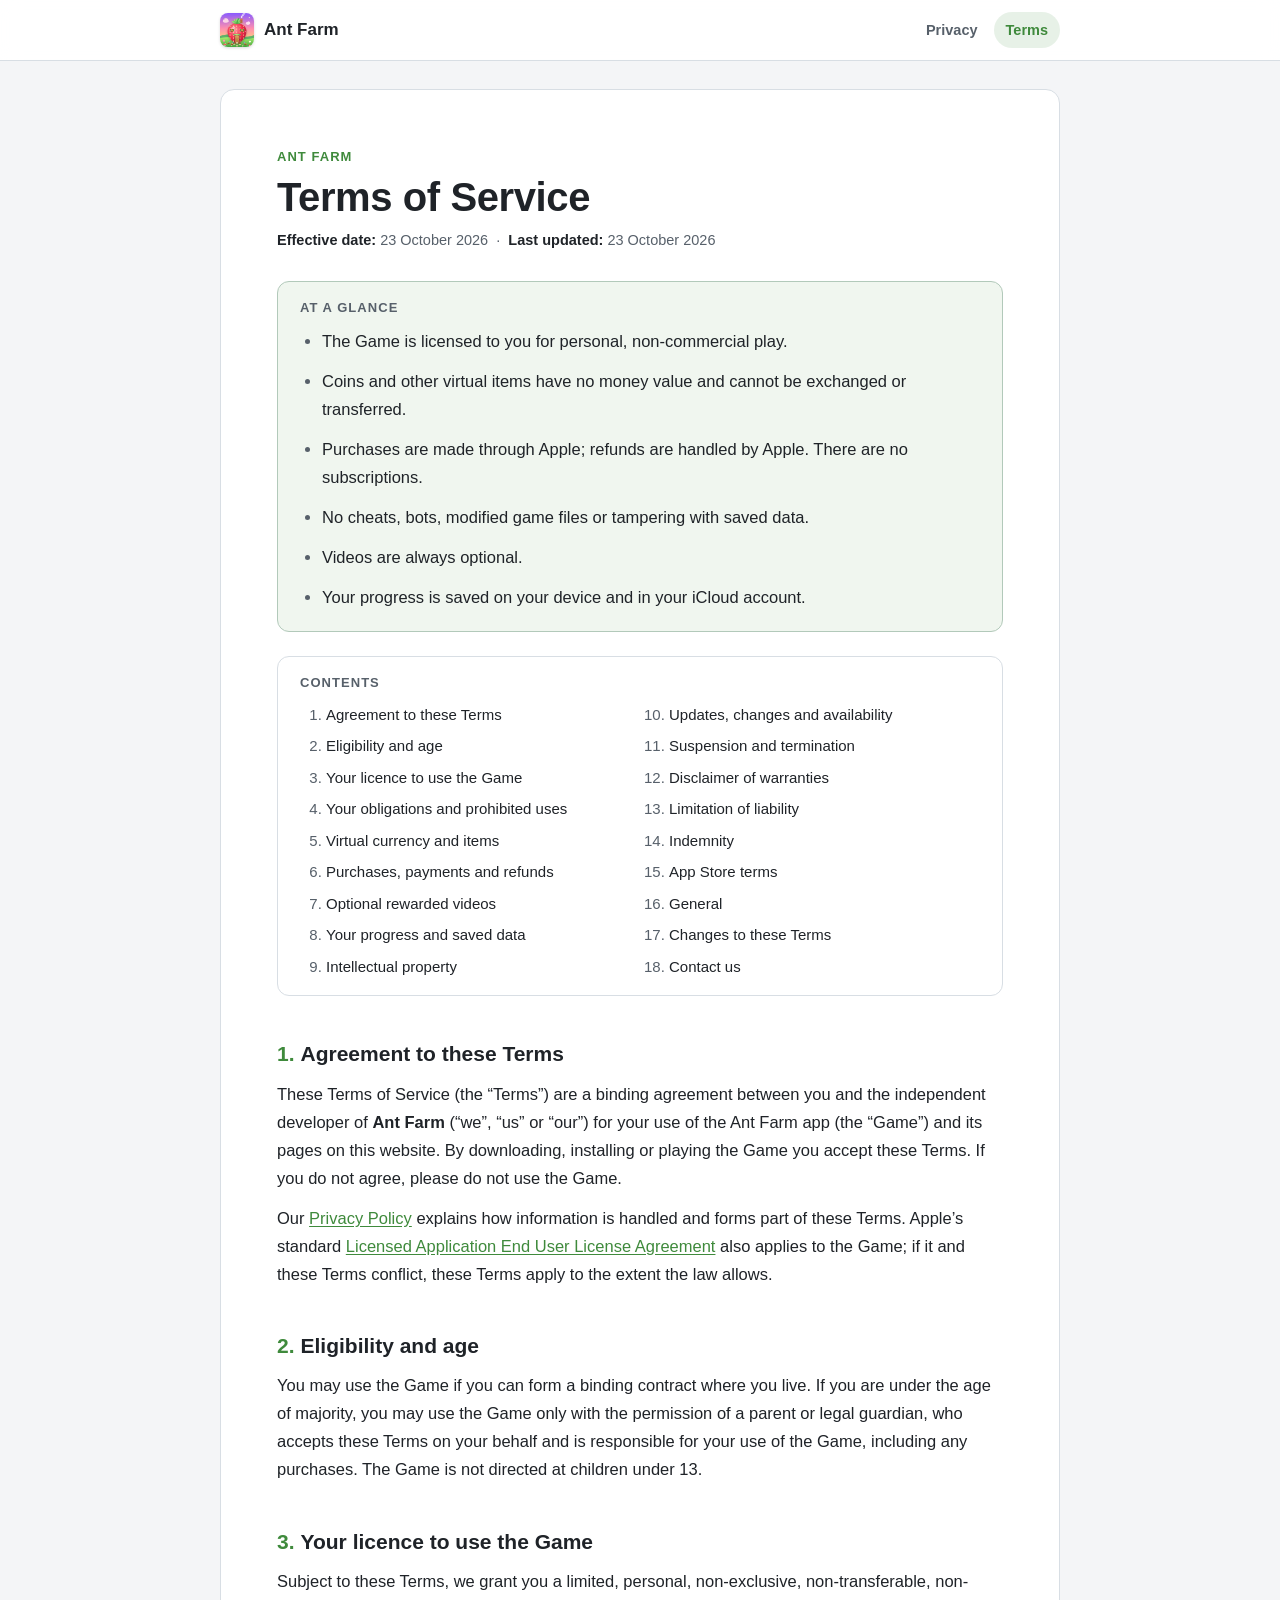
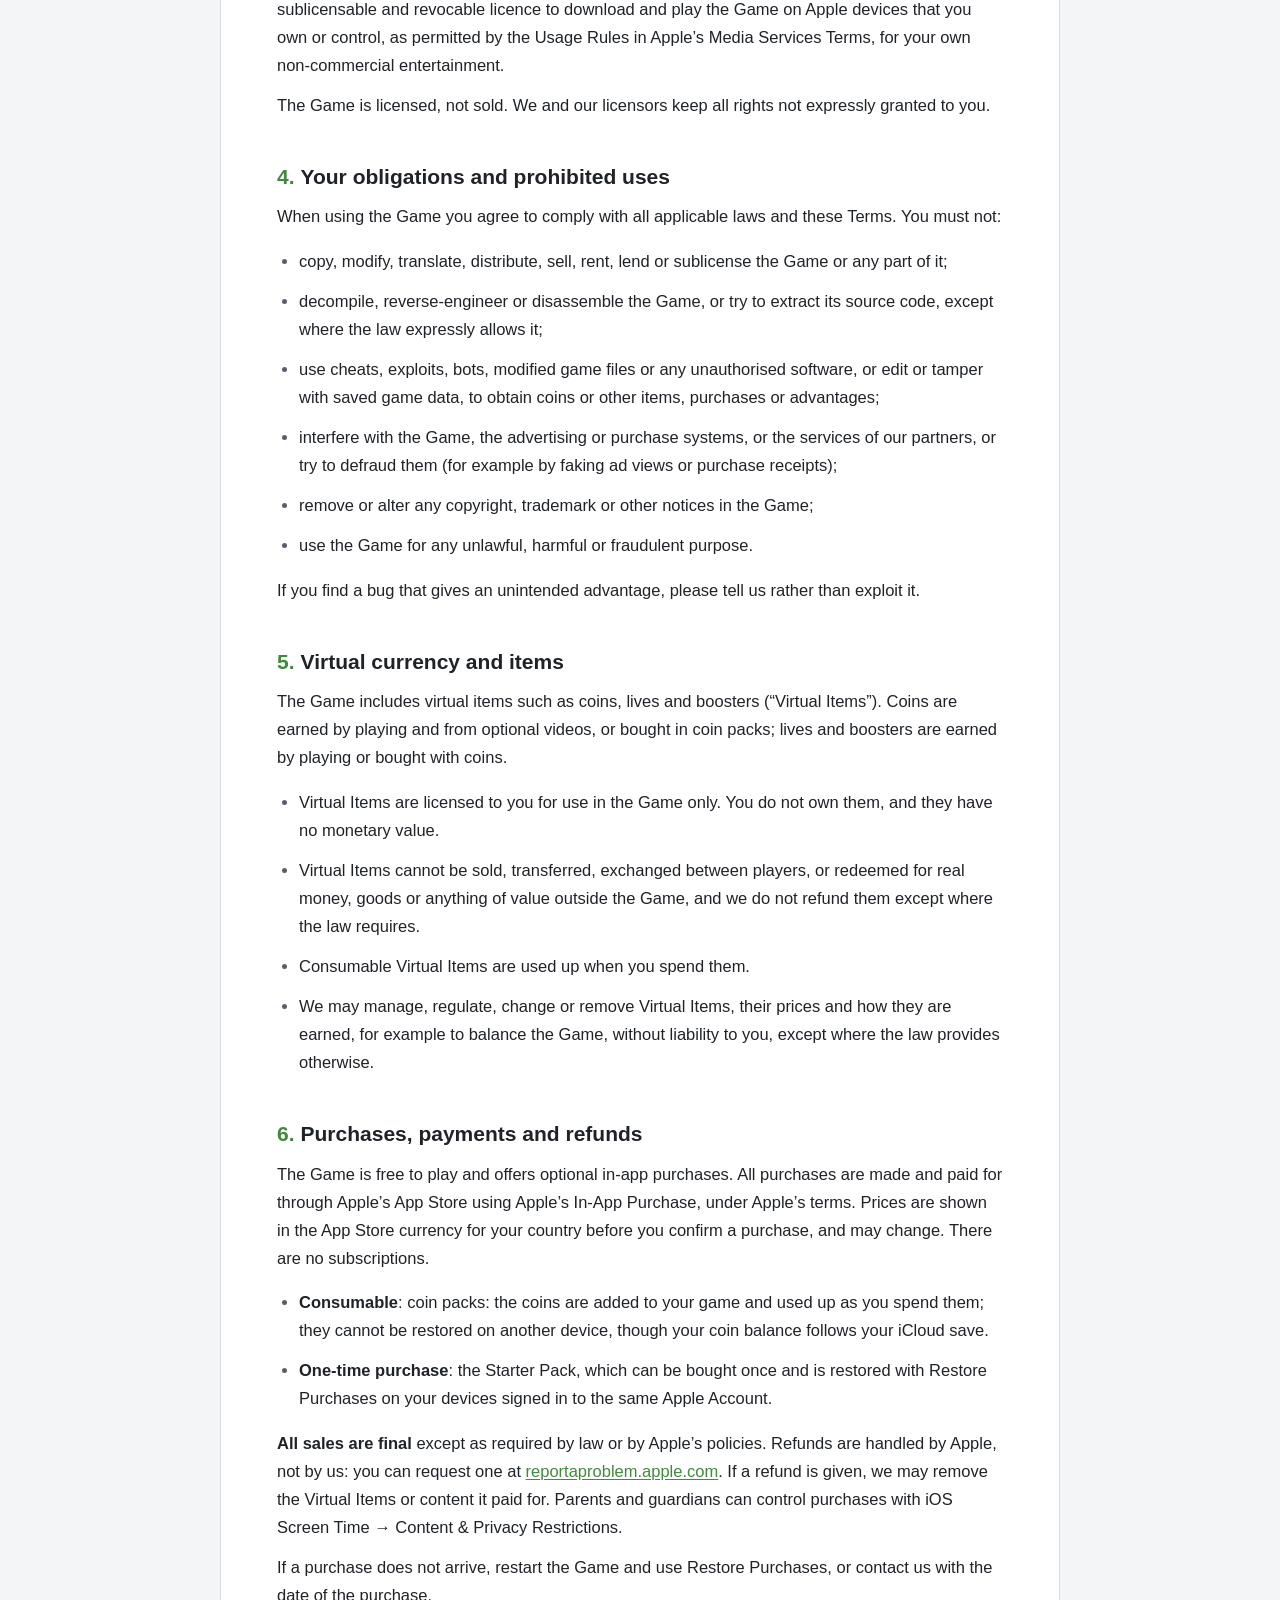
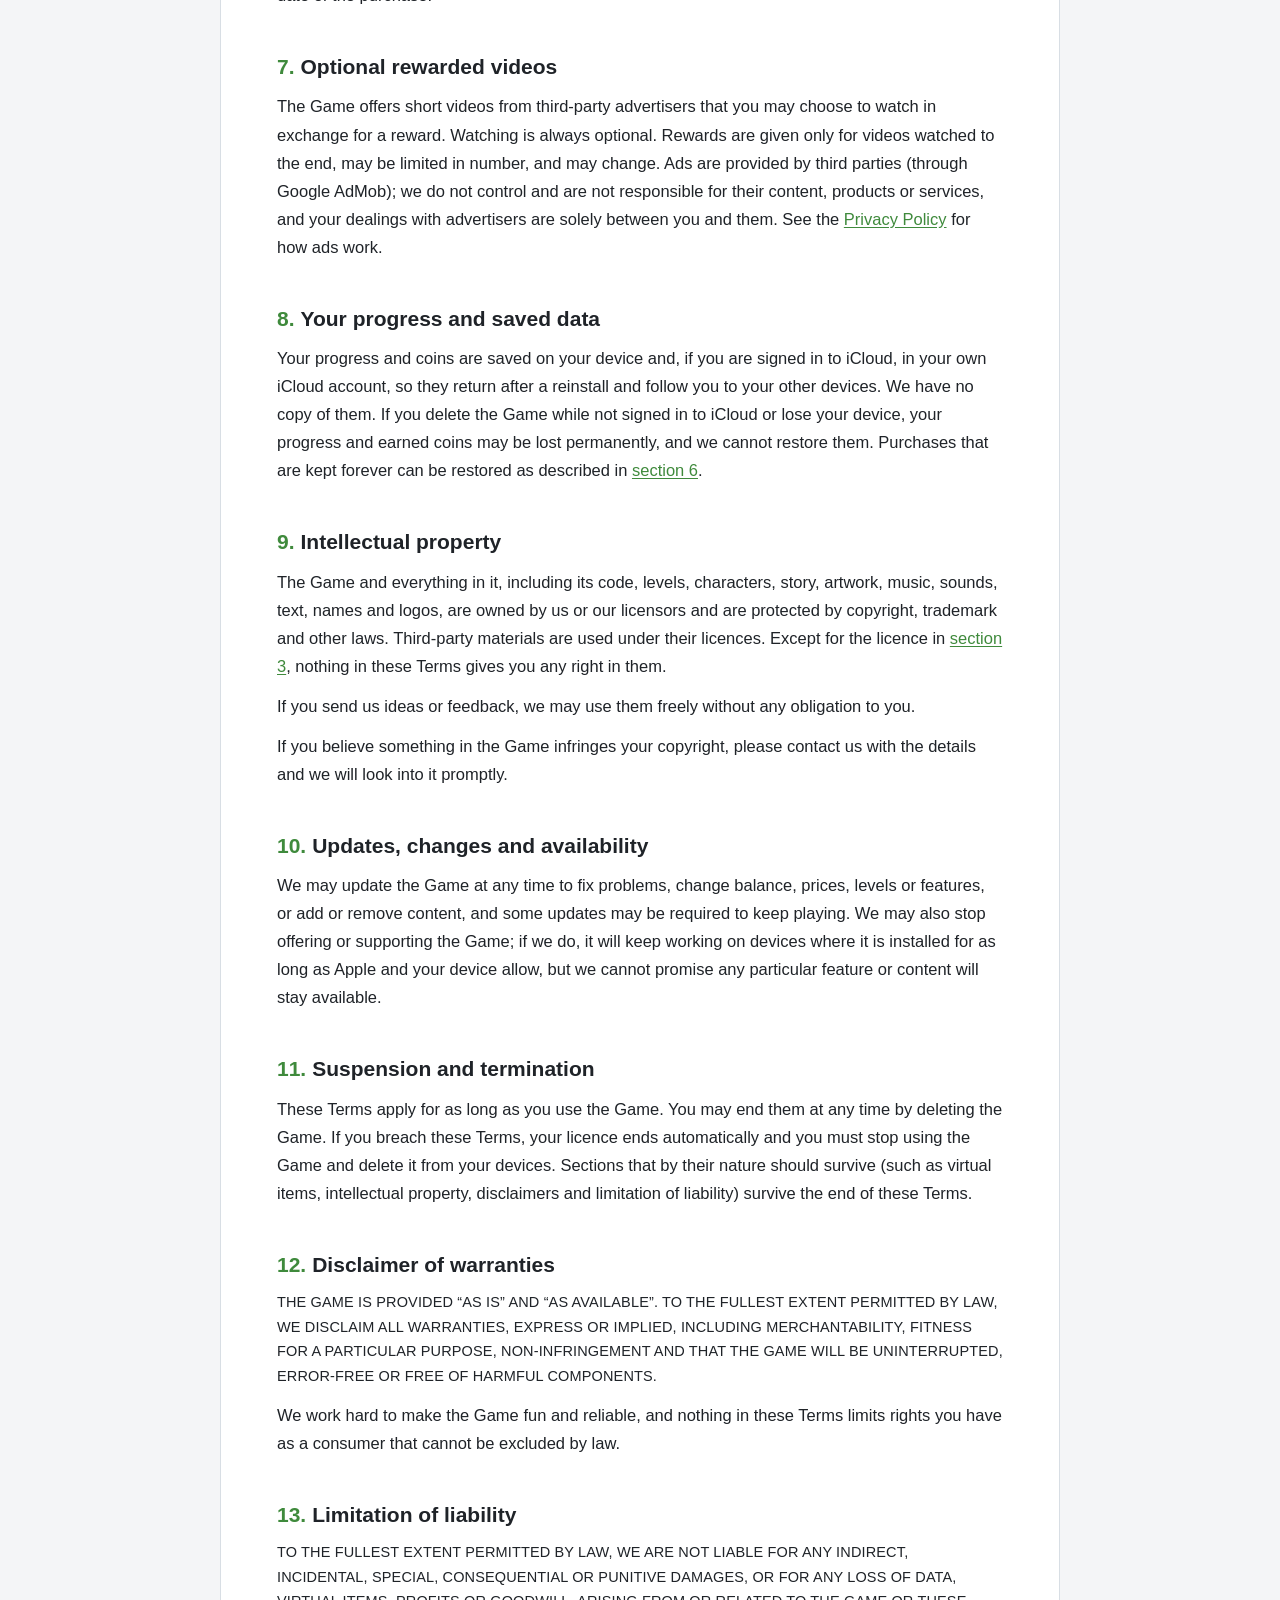
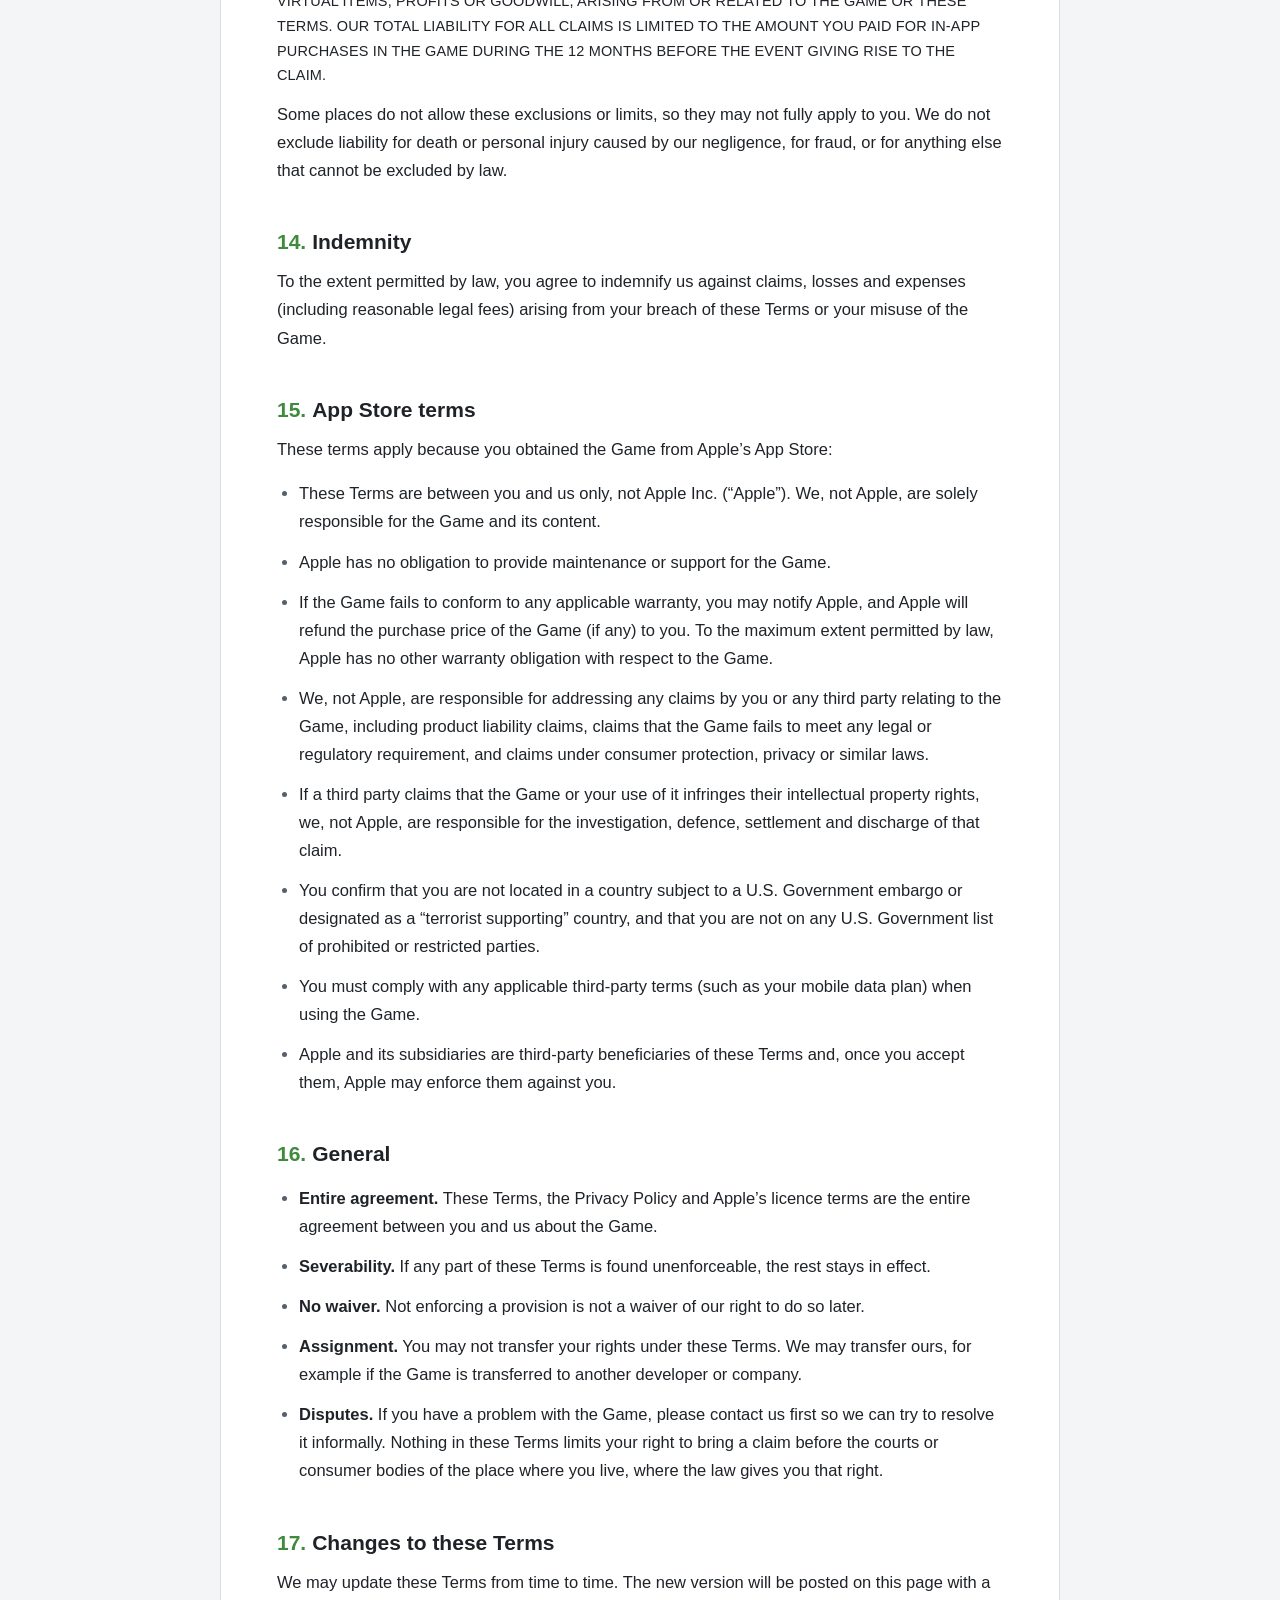
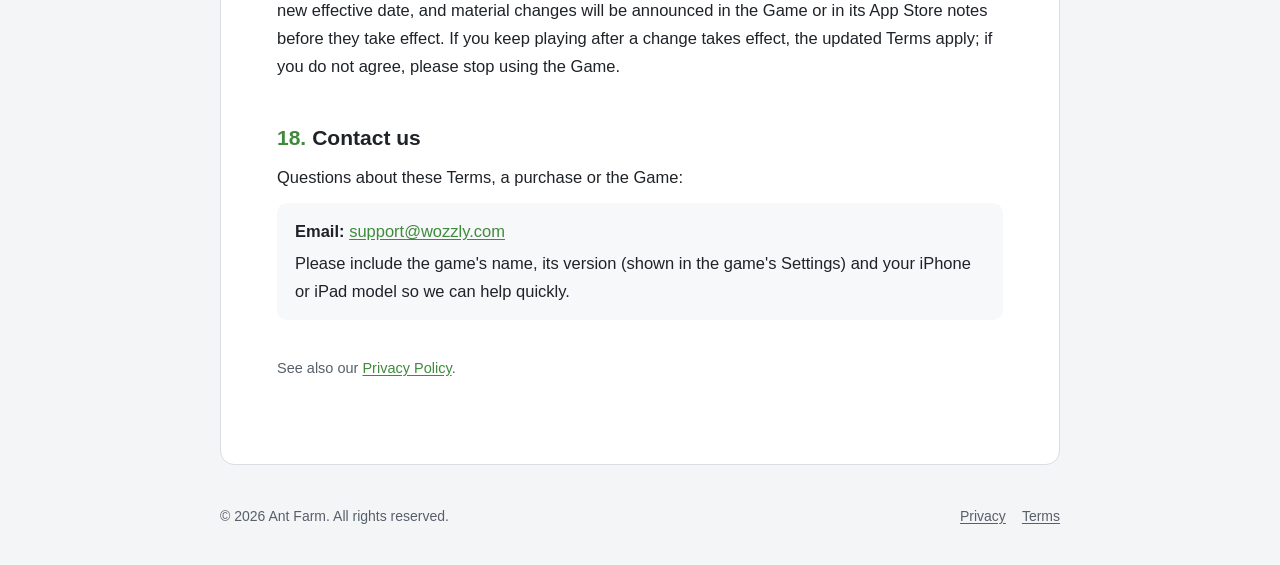
<file: antfarm-terms.html>
<!doctype html>
<html lang="en">
<head>
<meta charset="utf-8">
<meta name="viewport" content="width=device-width,initial-scale=1">
<title>Terms of Service · Ant Farm</title>
<meta name="description" content="The terms that apply when you download and play Ant Farm.">
<link rel="icon" href="antfarm-icon.png">
<link rel="stylesheet" href="legal.css">
</head>
<body style="--accent:#3f8a3c">
<header class="bar"><div class="wrap">
<a class="brand" href="antfarm-privacy.html"><img src="antfarm-icon.png" alt="">Ant Farm</a>
<nav><a href="antfarm-privacy.html">Privacy</a><a href="antfarm-terms.html" class="on">Terms</a></nav>
</div></header>
<main class="wrap"><article class="doc">
<p class="kicker">Ant Farm</p>
<h1>Terms of Service</h1>
<p class="meta"><b>Effective date:</b> 23 October 2026 &nbsp;·&nbsp; <b>Last updated:</b> 23 October 2026</p>
<aside class="glance"><h2>At a glance</h2><ul><li>The Game is licensed to you for personal, non-commercial play.</li><li>Coins and other virtual items have no money value and cannot be exchanged or transferred.</li><li>Purchases are made through Apple; refunds are handled by Apple. There are no subscriptions.</li><li>No cheats, bots, modified game files or tampering with saved data.</li><li>Videos are always optional.</li><li>Your progress is saved on your device and in your iCloud account.</li></ul></aside>
<nav class="toc" aria-label="Contents"><h2>Contents</h2><ol><li><a href="#agreement">Agreement to these Terms</a></li><li><a href="#eligibility">Eligibility and age</a></li><li><a href="#licence">Your licence to use the Game</a></li><li><a href="#conduct">Your obligations and prohibited uses</a></li><li><a href="#virtual">Virtual currency and items</a></li><li><a href="#purchases">Purchases, payments and refunds</a></li><li><a href="#videos">Optional rewarded videos</a></li><li><a href="#saves">Your progress and saved data</a></li><li><a href="#ip">Intellectual property</a></li><li><a href="#changes-game">Updates, changes and availability</a></li><li><a href="#termination">Suspension and termination</a></li><li><a href="#warranty">Disclaimer of warranties</a></li><li><a href="#liability">Limitation of liability</a></li><li><a href="#indemnity">Indemnity</a></li><li><a href="#apple">App Store terms</a></li><li><a href="#general">General</a></li><li><a href="#changes">Changes to these Terms</a></li><li><a href="#contact">Contact us</a></li></ol></nav>
<section id="agreement">
<h2><span class="n">1.</span>Agreement to these Terms</h2>
<p>These Terms of Service (the “Terms”) are a binding agreement between you and the independent developer of
<strong>Ant Farm</strong> (“we”, “us” or “our”) for your use of the Ant Farm app (the “Game”) and its pages on this website. By downloading,
installing or playing the Game you accept these Terms. If you do not agree, please do not use the Game.</p>
<p>Our <a href="antfarm-privacy.html">Privacy Policy</a> explains how information is handled and forms part of these Terms. Apple’s standard
<a href="https://www.apple.com/legal/internet-services/itunes/dev/stdeula/">Licensed Application End User License Agreement</a> also applies to the Game; if it and these Terms conflict, these Terms apply to the extent the law allows.</p>
</section>
<section id="eligibility">
<h2><span class="n">2.</span>Eligibility and age</h2>
<p>You may use the Game if you can form a binding contract where you live. If you are under the age of majority, you may use the
Game only with the permission of a parent or legal guardian, who accepts these Terms on your behalf and is responsible for your
use of the Game, including any purchases. The Game is not directed at children under 13.</p>
</section>
<section id="licence">
<h2><span class="n">3.</span>Your licence to use the Game</h2>
<p>Subject to these Terms, we grant you a limited, personal, non-exclusive, non-transferable, non-sublicensable and revocable licence
to download and play the Game on Apple devices that you own or control, as permitted by the Usage Rules in Apple’s Media
Services Terms, for your own non-commercial entertainment.</p>
<p>The Game is licensed, not sold. We and our licensors keep all rights not expressly granted to you.</p>
</section>
<section id="conduct">
<h2><span class="n">4.</span>Your obligations and prohibited uses</h2>
<p>When using the Game you agree to comply with all applicable laws and these Terms. You must not:</p><ul><li>copy, modify, translate, distribute, sell, rent, lend or sublicense the Game or any part of it;</li><li>decompile, reverse-engineer or disassemble the Game, or try to extract its source code, except where the law expressly allows it;</li><li>use cheats, exploits, bots, modified game files or any unauthorised software, or edit or tamper with saved game data, to obtain coins or other items, purchases or advantages;</li><li>interfere with the Game, the advertising or purchase systems, or the services of our partners, or try to defraud them (for example by faking ad views or purchase receipts);</li><li>remove or alter any copyright, trademark or other notices in the Game;</li><li>use the Game for any unlawful, harmful or fraudulent purpose.</li></ul><p>If you find a bug that gives an unintended advantage, please tell us rather than exploit it.</p>
</section>
<section id="virtual">
<h2><span class="n">5.</span>Virtual currency and items</h2>
<p>The Game includes virtual items such as coins, lives and boosters (“Virtual Items”). Coins are earned by playing and from optional videos, or bought in coin packs; lives and boosters are earned by playing or bought with coins.</p><ul><li>Virtual Items are licensed to you for use in the Game only. You do not own them, and they have no monetary value.</li><li>Virtual Items cannot be sold, transferred, exchanged between players, or redeemed for real money, goods or anything of value outside the Game, and we do not refund them except where the law requires.</li><li>Consumable Virtual Items are used up when you spend them.</li><li>We may manage, regulate, change or remove Virtual Items, their prices and how they are earned, for example to balance the Game, without liability to you, except where the law provides otherwise.</li></ul>
</section>
<section id="purchases">
<h2><span class="n">6.</span>Purchases, payments and refunds</h2>
<p>The Game is free to play and offers optional in-app purchases. All purchases are made and paid for through Apple’s App Store using Apple’s
In-App Purchase, under Apple’s terms. Prices are shown in the App Store currency for your country before you confirm a purchase,
and may change. There are no subscriptions.</p><ul><li><strong>Consumable</strong>: coin packs: the coins are added to your game and used up as you spend them; they cannot be restored on another device, though your coin balance follows your iCloud save.</li><li><strong>One-time purchase</strong>: the Starter Pack, which can be bought once and is restored with Restore Purchases on your devices signed in to the same Apple Account.</li></ul>
<p><strong>All sales are final</strong> except as required by law or by Apple’s policies. Refunds are handled by Apple, not by us: you can request one at
<a href="https://reportaproblem.apple.com">reportaproblem.apple.com</a>. If a refund is given, we may remove the Virtual Items or content it paid for. Parents and guardians can control purchases with
iOS Screen Time → Content &amp; Privacy Restrictions.</p>
<p>If a purchase does not arrive, restart the Game and use Restore Purchases, or contact us with the date of the purchase.</p>
</section>
<section id="videos">
<h2><span class="n">7.</span>Optional rewarded videos</h2>
<p>The Game offers short videos from third-party advertisers that you may choose to watch in exchange for a reward. Watching is always
optional. Rewards are given only for videos watched to the end, may be limited in number, and may change. Ads are provided by
third parties (through Google AdMob); we do not control and are not responsible for their content, products or services, and your
dealings with advertisers are solely between you and them. See the <a href="antfarm-privacy.html">Privacy Policy</a> for how ads work.</p>
</section>
<section id="saves">
<h2><span class="n">8.</span>Your progress and saved data</h2>
<p>Your progress and coins are saved on your device and, if you are signed in to iCloud, in your own iCloud account, so they return after a reinstall and follow you to your other devices. We have no copy of them. If you delete the Game while not signed in to iCloud or lose
your device, your progress and earned coins may be lost permanently, and we cannot restore them. Purchases that are kept forever can be restored as
described in <a href="#purchases">section 6</a>.</p>
</section>
<section id="ip">
<h2><span class="n">9.</span>Intellectual property</h2>
<p>The Game and everything in it, including its code, levels, characters, story, artwork, music, sounds, text, names and logos, are owned
by us or our licensors and are protected by copyright, trademark and other laws. Third-party materials are used under their licences.
Except for the licence in <a href="#licence">section 3</a>, nothing in these Terms gives you any right in them.</p>
<p>If you send us ideas or feedback, we may use them freely without any obligation to you.</p>
<p>If you believe something in the Game infringes your copyright, please contact us with the details and we will look into it promptly.</p>
</section>
<section id="changes-game">
<h2><span class="n">10.</span>Updates, changes and availability</h2>
<p>We may update the Game at any time to fix problems, change balance, prices, levels or features, or add or remove content, and some
updates may be required to keep playing. We may also stop offering or supporting the Game; if we do, it will keep working on devices
where it is installed for as long as Apple and your device allow, but we cannot promise any particular feature or content will stay
available.</p>
</section>
<section id="termination">
<h2><span class="n">11.</span>Suspension and termination</h2>
<p>These Terms apply for as long as you use the Game. You may end them at any time by deleting the Game. If you breach these Terms,
your licence ends automatically and you must stop using the Game and delete it from your devices. Sections
that by their nature should survive (such as virtual items, intellectual property, disclaimers and limitation of liability) survive the end
of these Terms.</p>
</section>
<section id="warranty">
<h2><span class="n">12.</span>Disclaimer of warranties</h2>
<p class="caps">The Game is provided “as is” and “as available”. To the fullest extent permitted by law, we disclaim all warranties, express or
implied, including merchantability, fitness for a particular purpose, non-infringement and that the Game will be uninterrupted, error-free
or free of harmful components.</p>
<p>We work hard to make the Game fun and reliable, and nothing in these Terms limits rights you have as a consumer that cannot be excluded by law.</p>
</section>
<section id="liability">
<h2><span class="n">13.</span>Limitation of liability</h2>
<p class="caps">To the fullest extent permitted by law, we are not liable for any indirect, incidental, special, consequential or punitive damages,
or for any loss of data, virtual items, profits or goodwill, arising from or related to the Game or these Terms. Our total liability for all
claims is limited to the amount you paid for in-app purchases in the Game during the 12 months before the event giving rise to the claim.</p>
<p>Some places do not allow these exclusions or limits, so they may not fully apply to you. We do not exclude liability for death or personal
injury caused by our negligence, for fraud, or for anything else that cannot be excluded by law.</p>
</section>
<section id="indemnity">
<h2><span class="n">14.</span>Indemnity</h2>
<p>To the extent permitted by law, you agree to indemnify us against claims, losses and expenses (including reasonable legal fees) arising from
your breach of these Terms or your misuse of the Game.</p>
</section>
<section id="apple">
<h2><span class="n">15.</span>App Store terms</h2>
<p>These terms apply because you obtained the Game from Apple’s App Store:</p><ul><li>These Terms are between you and us only, not Apple Inc. (“Apple”). We, not Apple, are solely responsible for the Game and its content.</li><li>Apple has no obligation to provide maintenance or support for the Game.</li><li>If the Game fails to conform to any applicable warranty, you may notify Apple, and Apple will refund the purchase price of the Game (if any) to you. To the maximum extent permitted by law, Apple has no other warranty obligation with respect to the Game.</li><li>We, not Apple, are responsible for addressing any claims by you or any third party relating to the Game, including product liability claims, claims that the Game fails to meet any legal or regulatory requirement, and claims under consumer protection, privacy or similar laws.</li><li>If a third party claims that the Game or your use of it infringes their intellectual property rights, we, not Apple, are responsible for the investigation, defence, settlement and discharge of that claim.</li><li>You confirm that you are not located in a country subject to a U.S. Government embargo or designated as a “terrorist supporting” country, and that you are not on any U.S. Government list of prohibited or restricted parties.</li><li>You must comply with any applicable third-party terms (such as your mobile data plan) when using the Game.</li><li>Apple and its subsidiaries are third-party beneficiaries of these Terms and, once you accept them, Apple may enforce them against you.</li></ul>
</section>
<section id="general">
<h2><span class="n">16.</span>General</h2>
<ul><li><strong>Entire agreement.</strong> These Terms, the Privacy Policy and Apple’s licence terms are the entire agreement between you and us about the Game.</li><li><strong>Severability.</strong> If any part of these Terms is found unenforceable, the rest stays in effect.</li><li><strong>No waiver.</strong> Not enforcing a provision is not a waiver of our right to do so later.</li><li><strong>Assignment.</strong> You may not transfer your rights under these Terms. We may transfer ours, for example if the Game is transferred to another developer or company.</li><li><strong>Disputes.</strong> If you have a problem with the Game, please contact us first so we can try to resolve it informally. Nothing in these Terms limits your right to bring a claim before the courts or consumer bodies of the place where you live, where the law gives you that right.</li></ul>
</section>
<section id="changes">
<h2><span class="n">17.</span>Changes to these Terms</h2>
<p>We may update these Terms from time to time. The new version will be posted on this page with a new effective date, and material changes
will be announced in the Game or in its App Store notes before they take effect. If you keep playing after a change takes effect, the updated
Terms apply; if you do not agree, please stop using the Game.</p>
</section>
<section id="contact">
<h2><span class="n">18.</span>Contact us</h2>
<p>Questions about these Terms, a purchase or the Game:</p><div class="contact"><p><strong>Email:</strong> <a href="mailto:support@wozzly.com">support@wozzly.com</a></p>
<p>Please include the game's name, its version (shown in the game's Settings) and your iPhone or iPad model so we can help quickly.</p></div>
</section>
<p class="meta" style="margin-top:36px">See also our <a href="antfarm-privacy.html">Privacy Policy</a>.</p>
</article></main>
<footer class="foot"><div class="wrap"><span>© 2026 Ant Farm. All rights reserved.</span><nav><a href="antfarm-privacy.html">Privacy</a><a href="antfarm-terms.html">Terms</a></nav></div></footer>
</body>
</html>
</file>
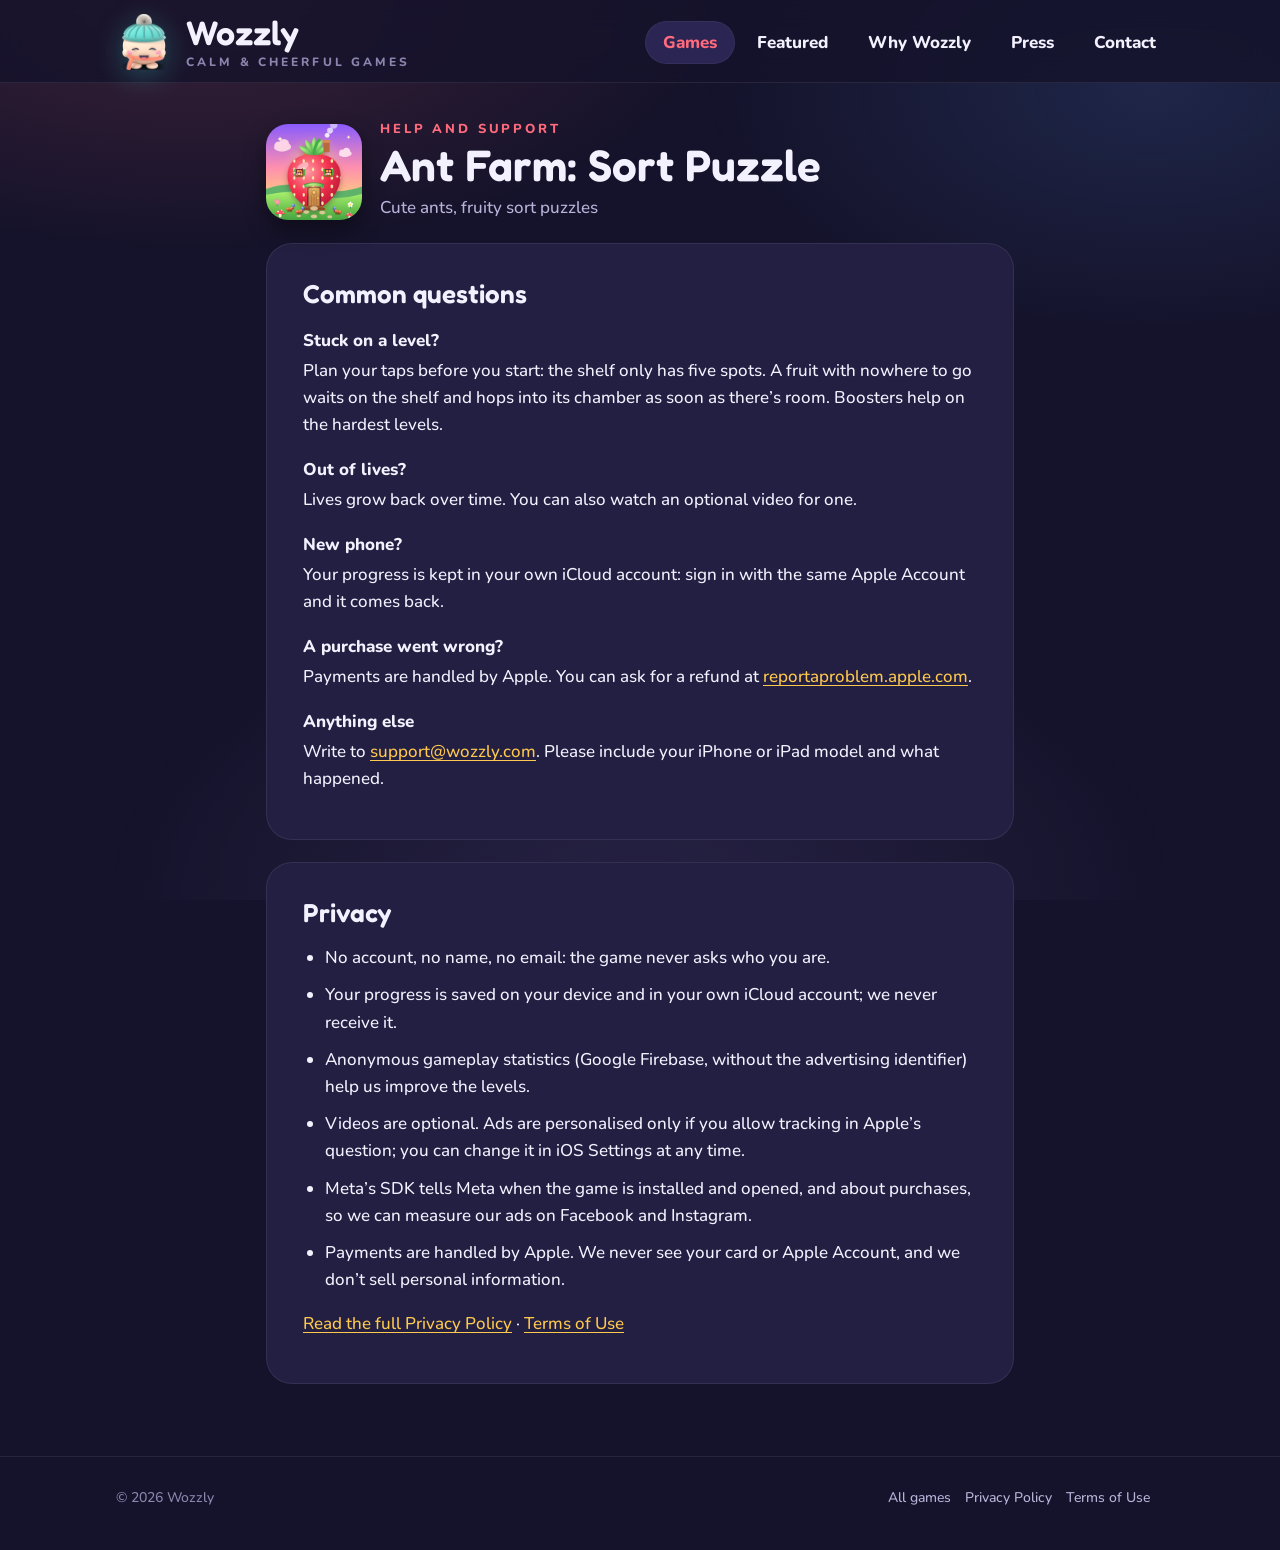
<file: antfarm.html>
<!doctype html>
<html lang="en">
<head>
<meta charset="utf-8">
<meta name="viewport" content="width=device-width,initial-scale=1,viewport-fit=cover">
<title>Ant Farm: Sort Puzzle · Help · Wozzly</title>
<meta name="description" content="Help and support for Ant Farm: Sort Puzzle: answers to common questions, privacy and how to reach us.">
<meta name="theme-color" content="#15132b">
<link rel="icon" href="img/antfarm-icon.png">
<link rel="stylesheet" href="site.css">
</head>
<body>
<header class="top"><div class="wrap">
  <a class="brand" href="./"><img src="img/mochi.png" alt="Mochi, the Wozzly mascot"><span><b>Wozzly</b><small>Calm &amp; cheerful games</small></span></a>
  <nav class="menu" aria-label="Sections">
    <a href="./#games" class="on">Games</a><a href="./#featured">Featured</a><a href="./#why">Why Wozzly</a><a href="./#press">Press</a><a href="./#contact">Contact</a>
  </nav>
</div></header>
<main class="wrap page">
<div class="head"><img src="img/antfarm-icon.png" alt=""><div><p class="kicker" style="margin-bottom:6px">Help and support</p><h1 style="font-size:clamp(30px,6vw,44px)">Ant Farm: Sort Puzzle</h1><p class="muted" style="margin:6px 0 0">Cute ants, fruity sort puzzles</p></div></div>
<section class="card" style="padding-block:clamp(22px,4vw,36px)">
<h2>Common questions</h2>
<h3>Stuck on a level?</h3>
<p>Plan your taps before you start: the shelf only has five spots. A fruit with nowhere to go waits on the shelf and hops into its chamber as soon as there’s room. Boosters help on the hardest levels.</p>
<h3>Out of lives?</h3>
<p>Lives grow back over time. You can also watch an optional video for one.</p>
<h3>New phone?</h3>
<p>Your progress is kept in your own iCloud account: sign in with the same Apple Account and it comes back.</p>
<h3>A purchase went wrong?</h3>
<p>Payments are handled by Apple. You can ask for a refund at <a href="https://reportaproblem.apple.com">reportaproblem.apple.com</a>.</p>
<h3>Anything else</h3>
<p>Write to <a href="mailto:support@wozzly.com">support@wozzly.com</a>. Please include your iPhone or iPad model and what happened.</p>
</section>
<section class="card" style="padding-block:clamp(22px,4vw,36px)">
<h2>Privacy</h2>
<ul>
<li>No account, no name, no email: the game never asks who you are.</li>
<li>Your progress is saved on your device and in your own iCloud account; we never receive it.</li>
<li>Anonymous gameplay statistics (Google Firebase, without the advertising identifier) help us improve the levels.</li>
<li>Videos are optional. Ads are personalised only if you allow tracking in Apple’s question; you can change it in iOS Settings at any time.</li>
<li>Meta’s SDK tells Meta when the game is installed and opened, and about purchases, so we can measure our ads on Facebook and Instagram.</li>
<li>Payments are handled by Apple. We never see your card or Apple Account, and we don’t sell personal information.</li>
</ul>
<p><a href="antfarm-privacy.html">Read the full Privacy Policy</a> · <a href="antfarm-terms.html">Terms of Use</a></p>
</section>
</main>
<footer><div class="wrap"><span>© 2026 Wozzly</span><span><a href="./">All games</a><a href="antfarm-privacy.html">Privacy Policy</a><a href="antfarm-terms.html">Terms of Use</a></span></div></footer>
</body>
</html>
</file>
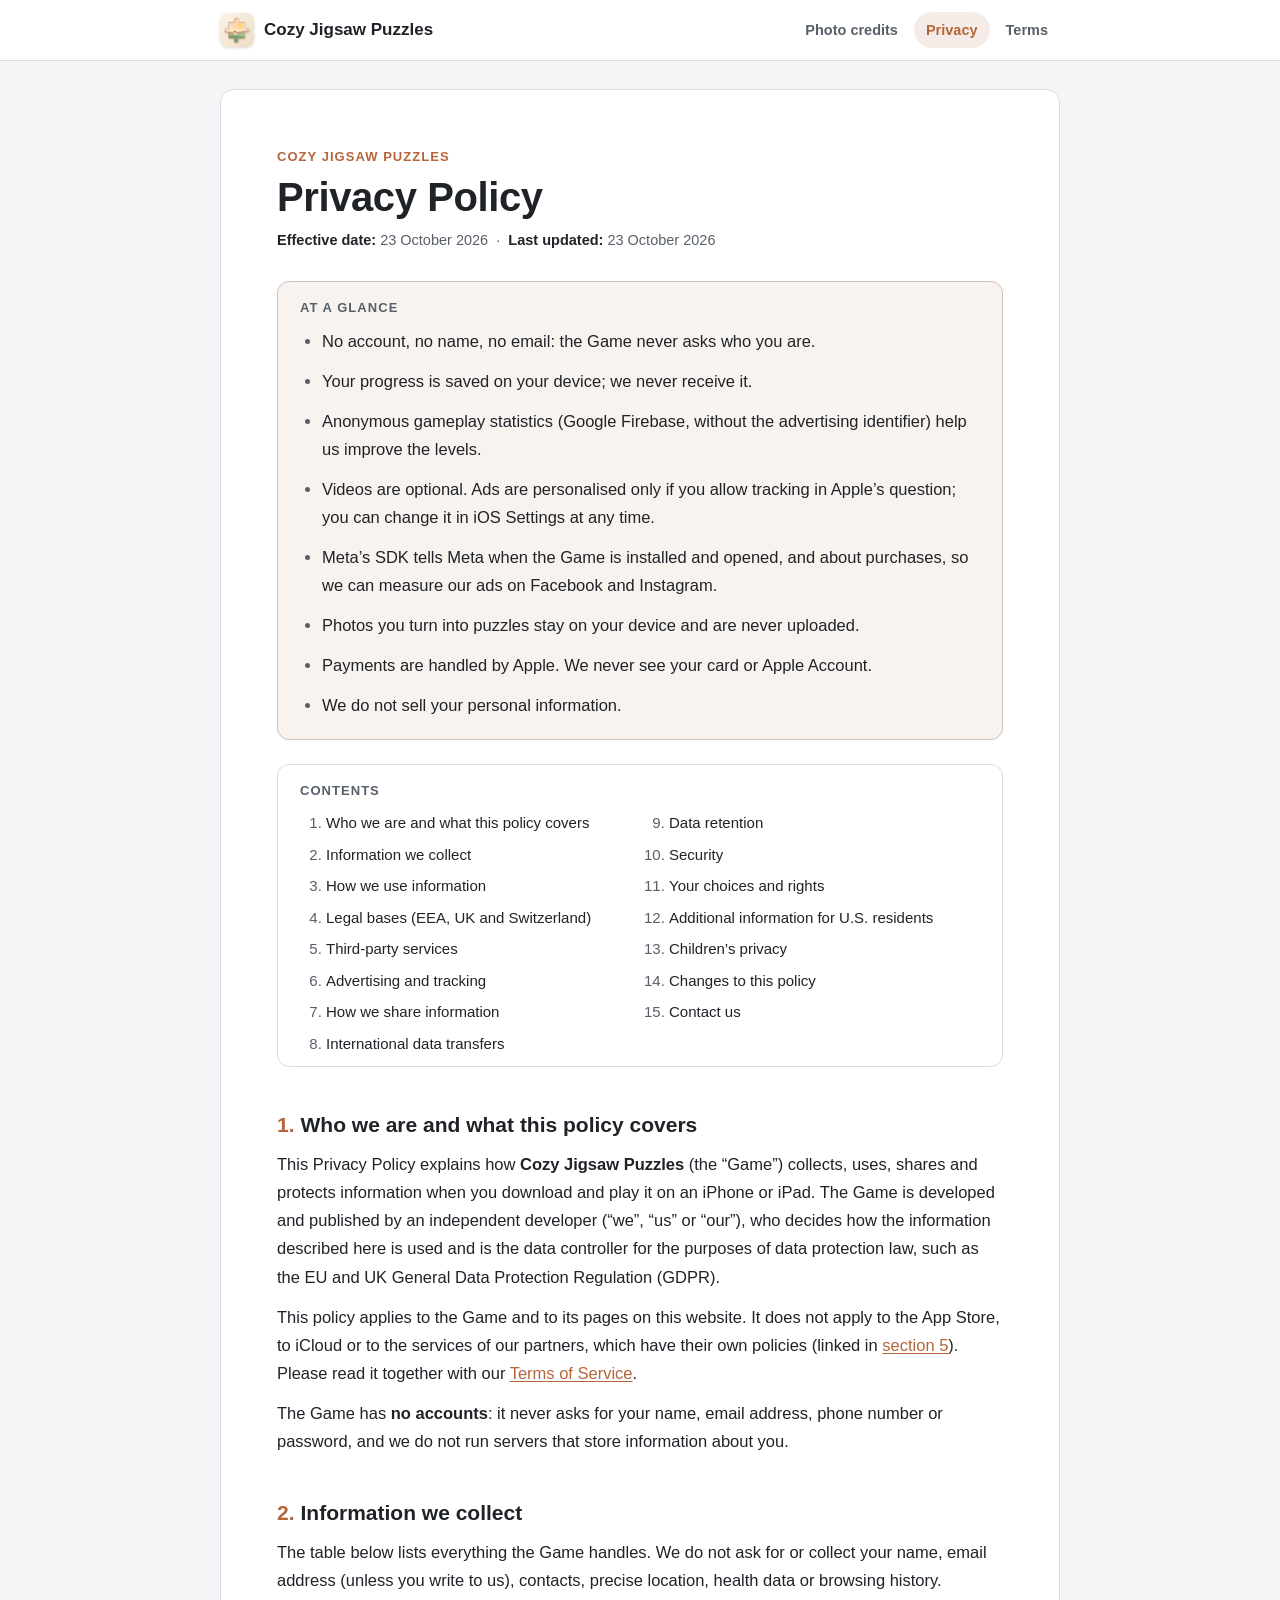
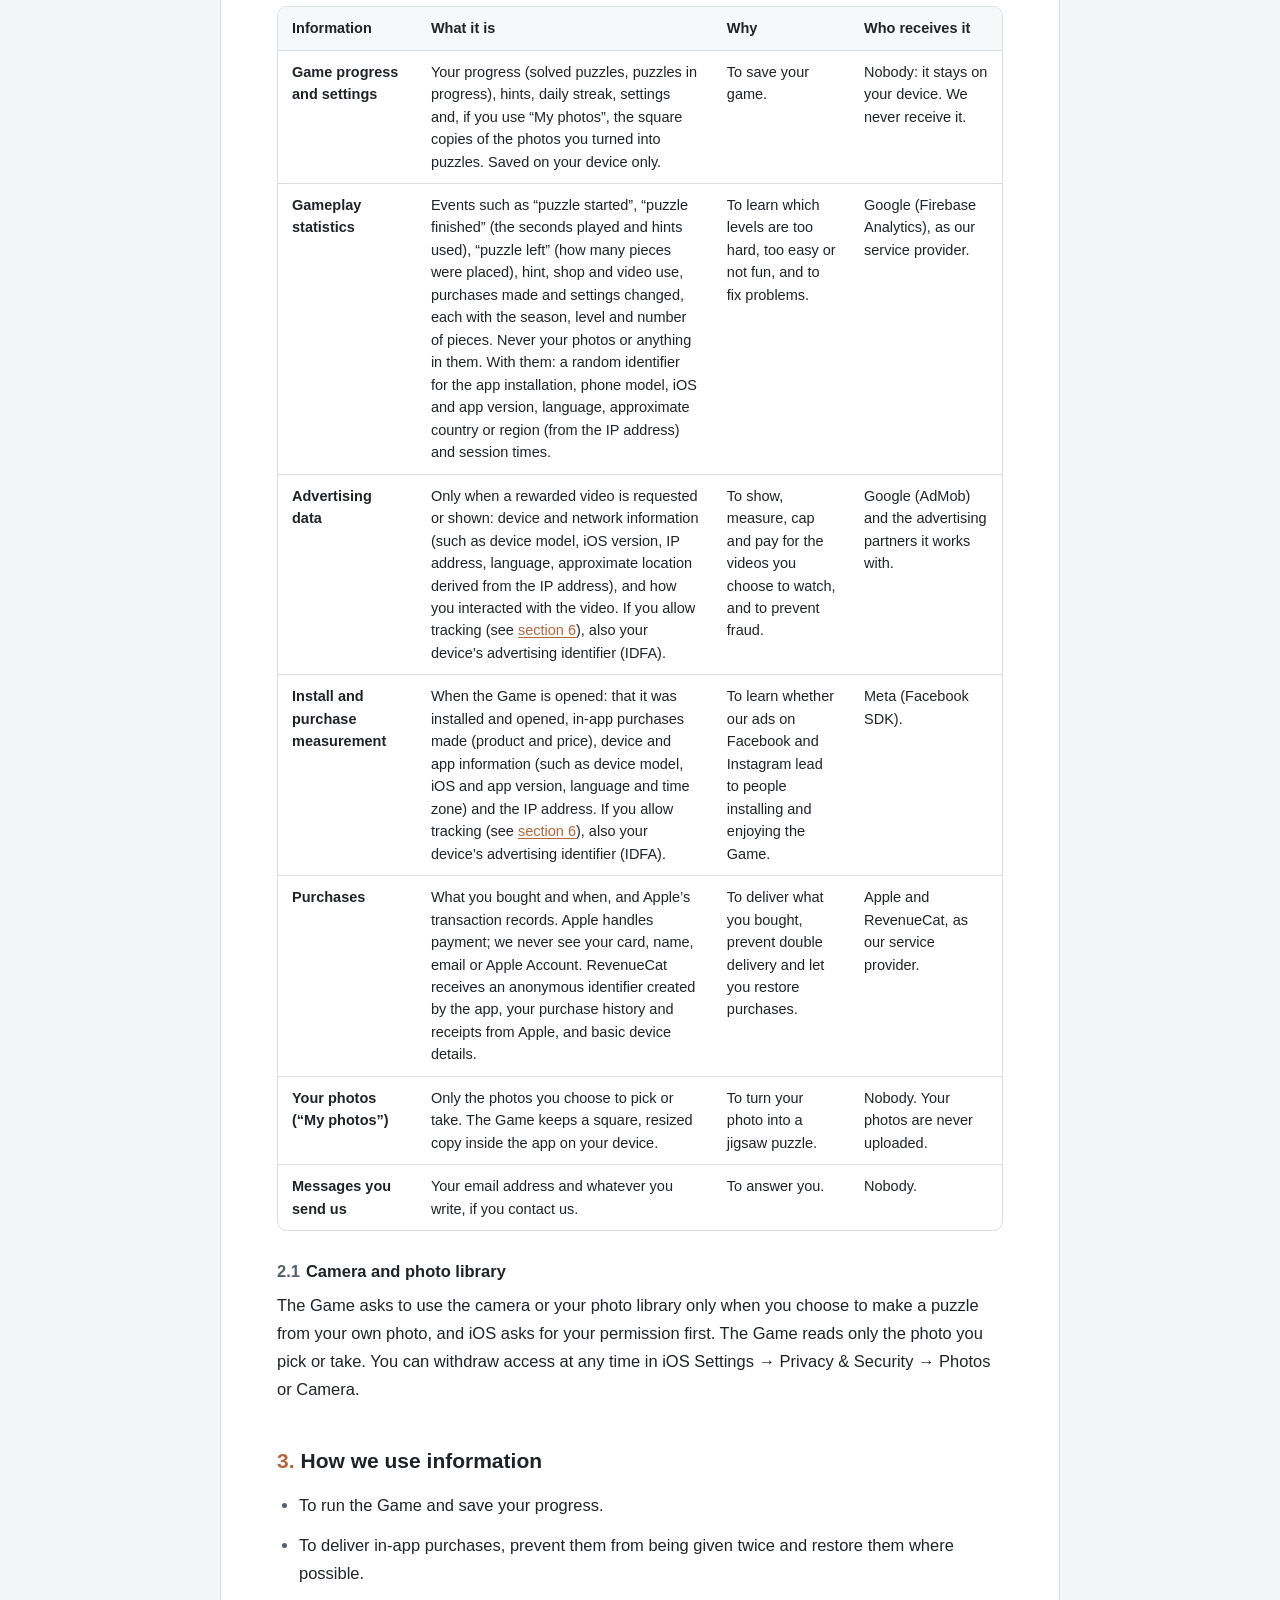
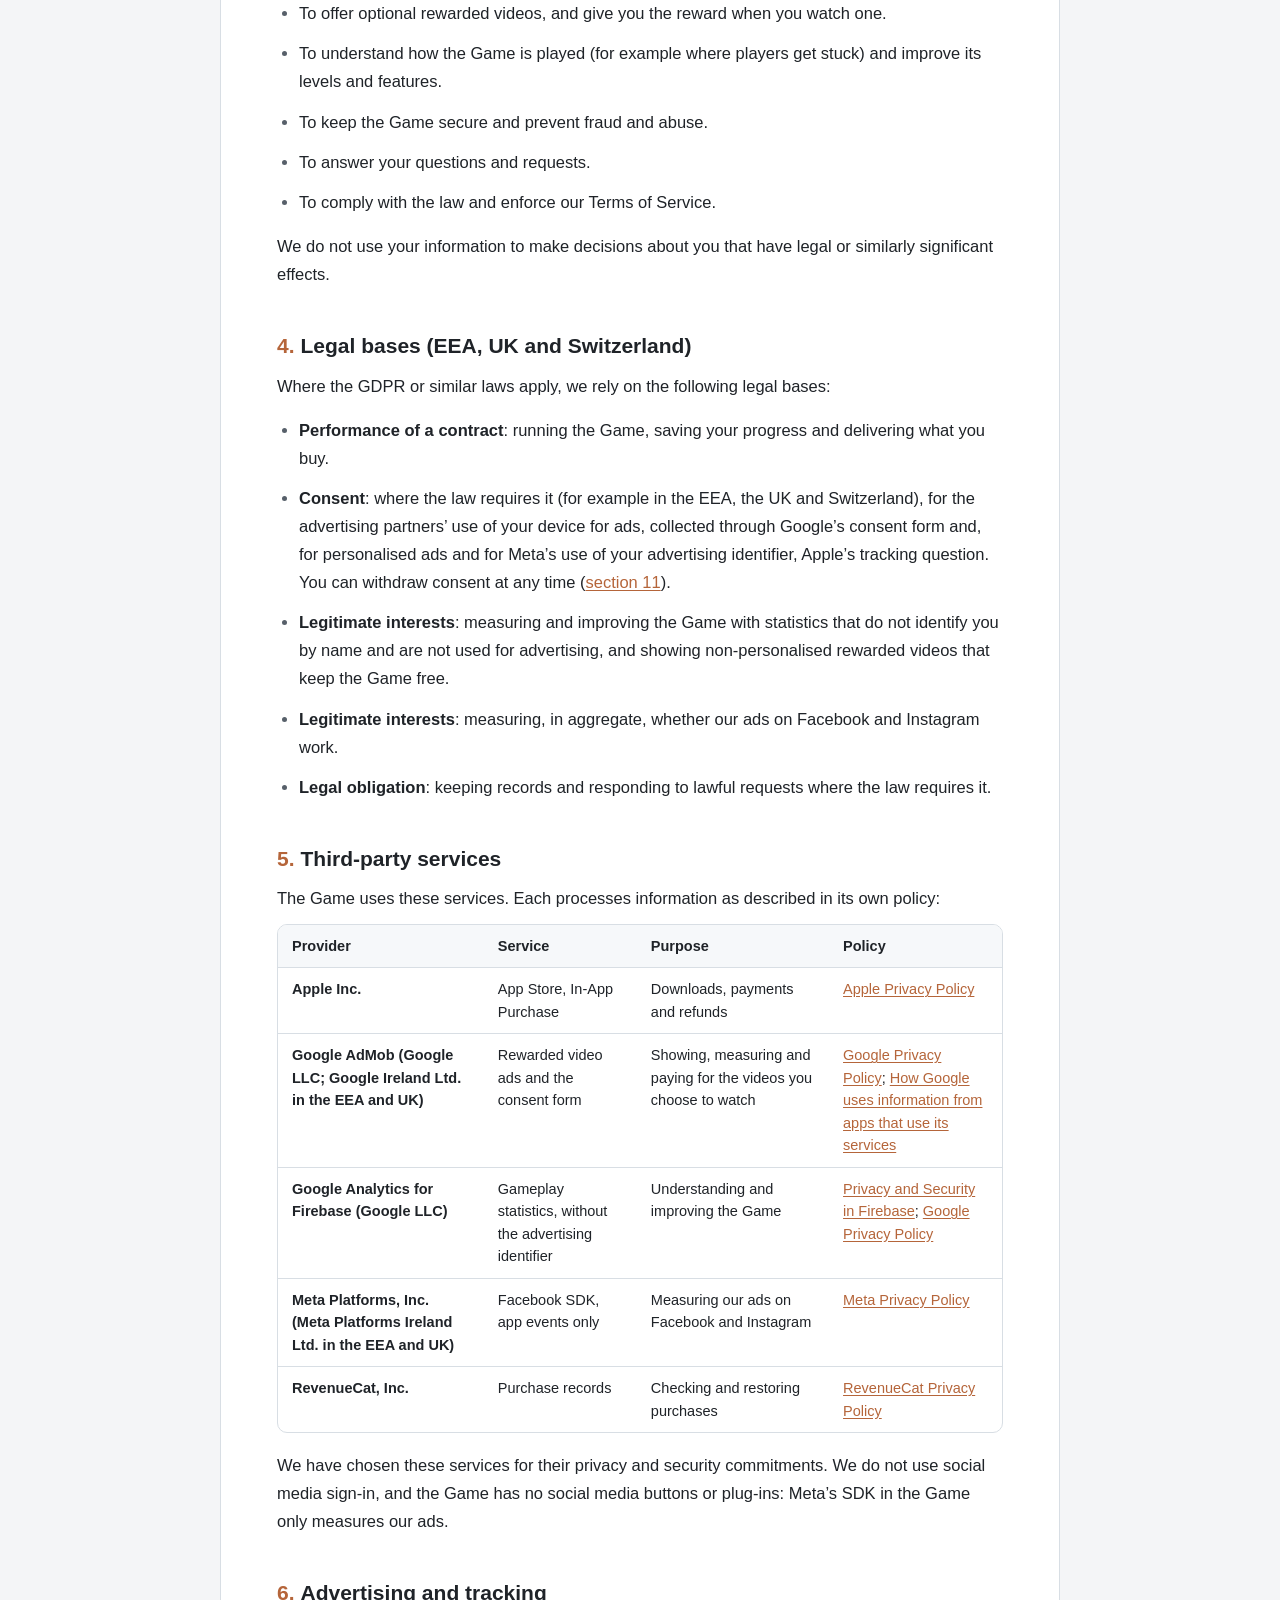
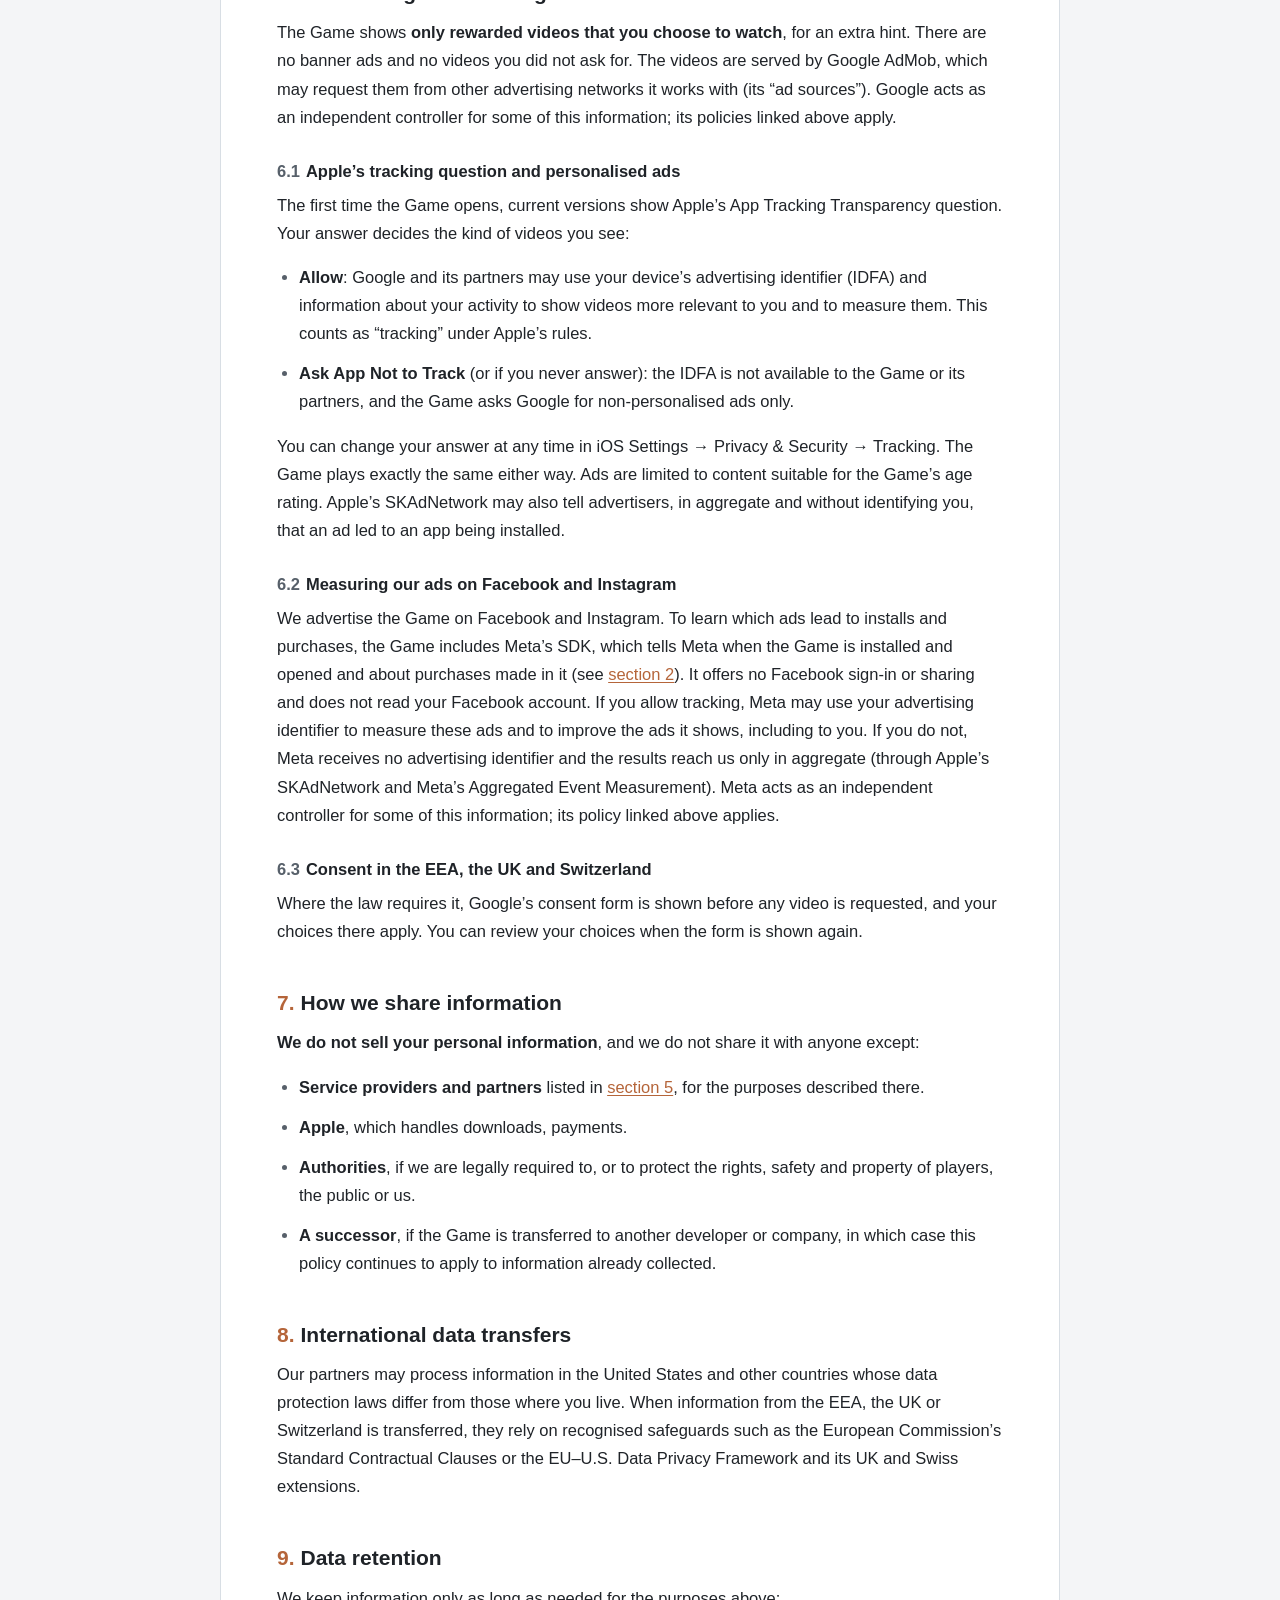
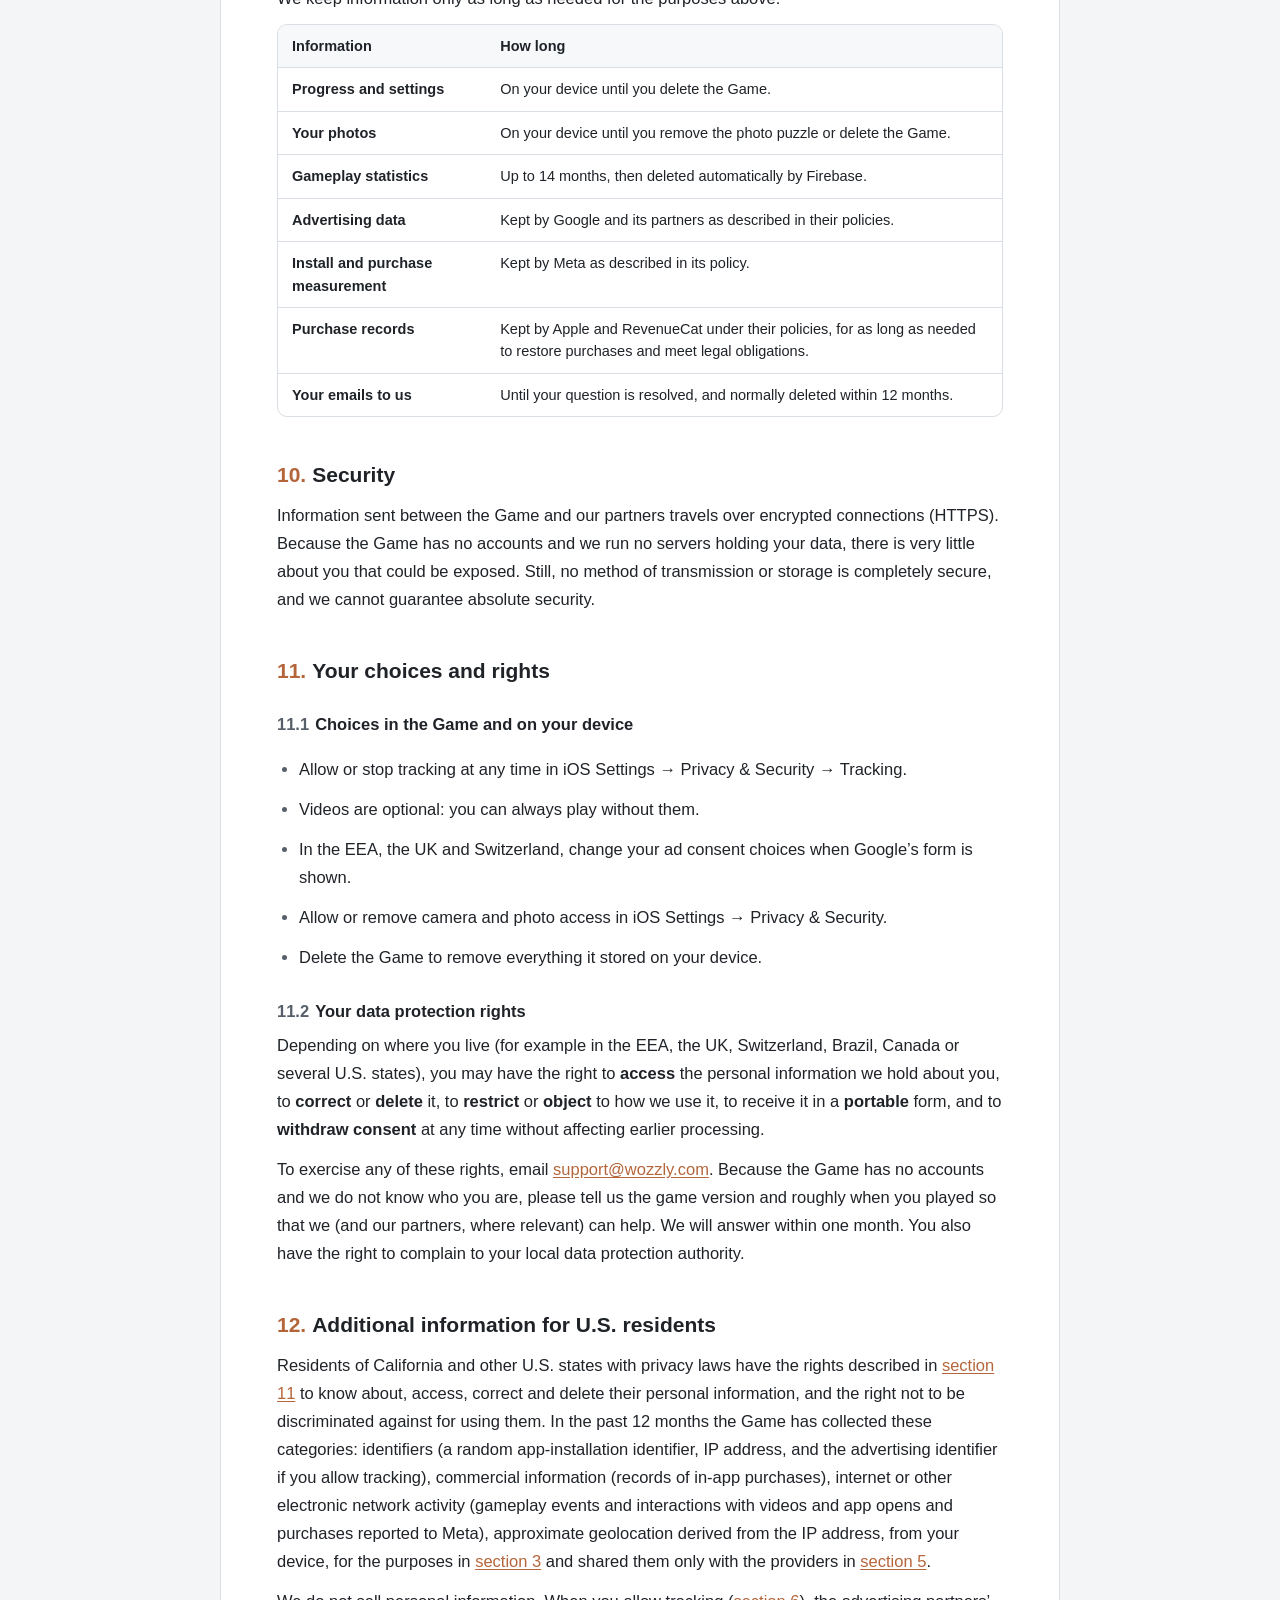
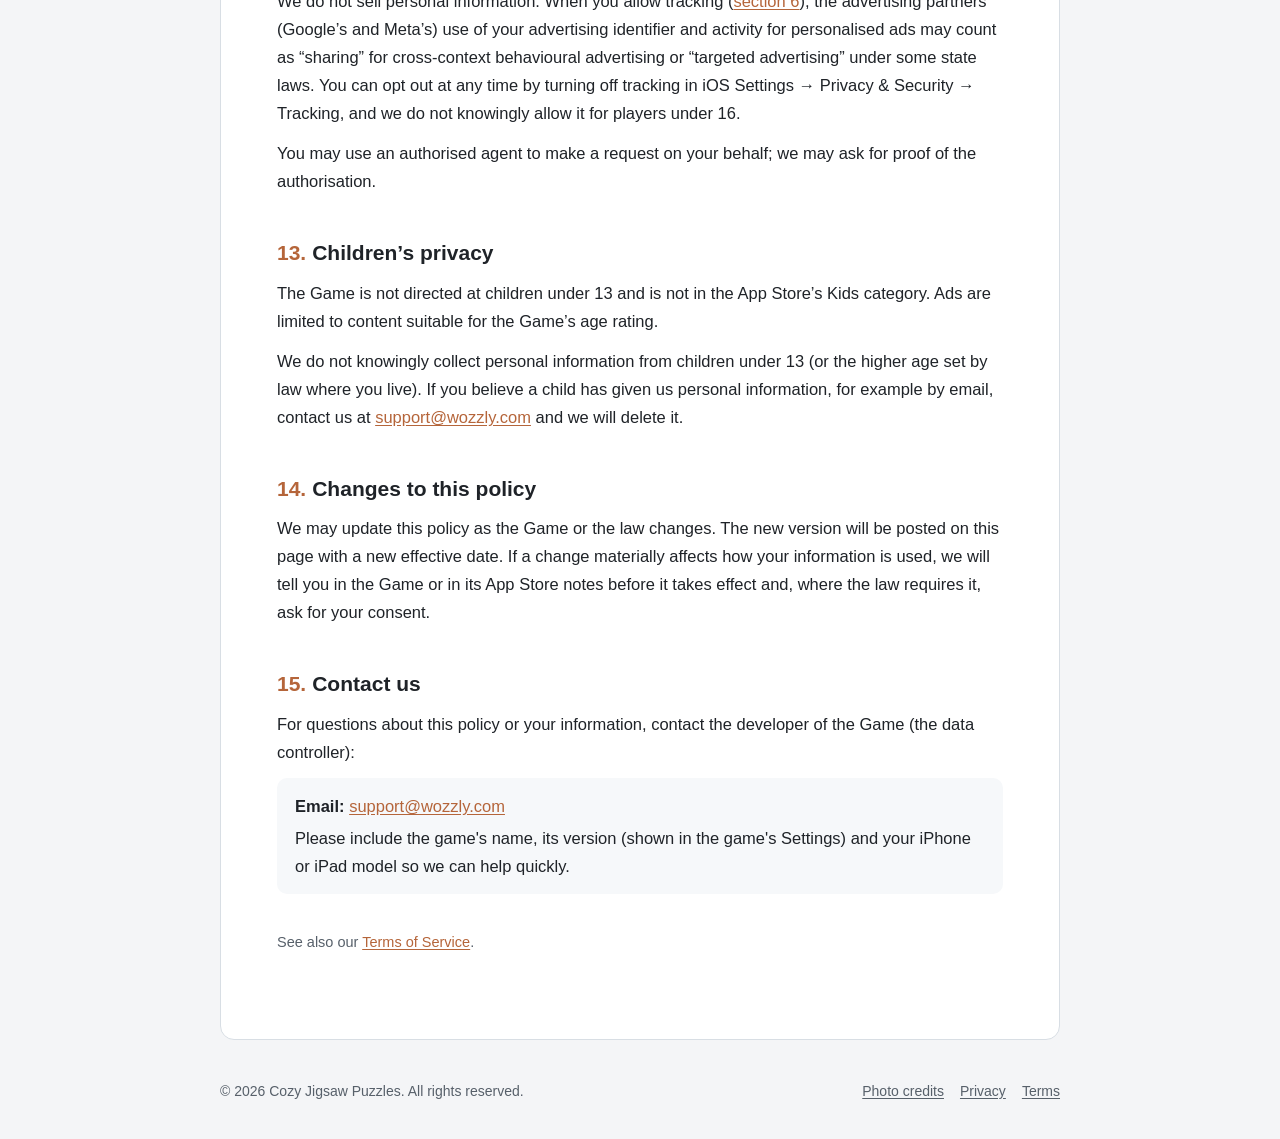
<file: cozy-privacy.html>
<!doctype html>
<html lang="en">
<head>
<meta charset="utf-8">
<meta name="viewport" content="width=device-width,initial-scale=1">
<title>Privacy Policy · Cozy Jigsaw Puzzles</title>
<meta name="description" content="How Cozy Jigsaw Puzzles collects, uses and protects information, and the choices you have.">
<link rel="icon" href="cozy-icon.png">
<link rel="stylesheet" href="legal.css">
</head>
<body style="--accent:#b5653a">
<header class="bar"><div class="wrap">
<a class="brand" href="cozy-privacy.html"><img src="cozy-icon.png" alt="">Cozy Jigsaw Puzzles</a>
<nav><a href="cozy-credits.html">Photo credits</a><a href="cozy-privacy.html" class="on">Privacy</a><a href="cozy-terms.html">Terms</a></nav>
</div></header>
<main class="wrap"><article class="doc">
<p class="kicker">Cozy Jigsaw Puzzles</p>
<h1>Privacy Policy</h1>
<p class="meta"><b>Effective date:</b> 23 October 2026 &nbsp;·&nbsp; <b>Last updated:</b> 23 October 2026</p>
<aside class="glance"><h2>At a glance</h2><ul><li>No account, no name, no email: the Game never asks who you are.</li><li>Your progress is saved on your device; we never receive it.</li><li>Anonymous gameplay statistics (Google Firebase, without the advertising identifier) help us improve the levels.</li><li>Videos are optional. Ads are personalised only if you allow tracking in Apple’s question; you can change it in iOS Settings at any time.</li><li>Meta’s SDK tells Meta when the Game is installed and opened, and about purchases, so we can measure our ads on Facebook and Instagram.</li><li>Photos you turn into puzzles stay on your device and are never uploaded.</li><li>Payments are handled by Apple. We never see your card or Apple Account.</li><li>We do not sell your personal information.</li></ul></aside>
<nav class="toc" aria-label="Contents"><h2>Contents</h2><ol><li><a href="#about">Who we are and what this policy covers</a></li><li><a href="#collect">Information we collect</a></li><li><a href="#use">How we use information</a></li><li><a href="#bases">Legal bases (EEA, UK and Switzerland)</a></li><li><a href="#partners">Third-party services</a></li><li><a href="#ads">Advertising and tracking</a></li><li><a href="#share">How we share information</a></li><li><a href="#transfers">International data transfers</a></li><li><a href="#retention">Data retention</a></li><li><a href="#security">Security</a></li><li><a href="#rights">Your choices and rights</a></li><li><a href="#us">Additional information for U.S. residents</a></li><li><a href="#children">Children’s privacy</a></li><li><a href="#changes">Changes to this policy</a></li><li><a href="#contact">Contact us</a></li></ol></nav>
<section id="about">
<h2><span class="n">1.</span>Who we are and what this policy covers</h2>
<p>This Privacy Policy explains how <strong>Cozy Jigsaw Puzzles</strong> (the “Game”) collects, uses, shares and protects information when you
download and play it on an iPhone or iPad. The Game is developed and published by an independent developer (“we”, “us” or
“our”), who decides how the information described here is used and is the data controller for the purposes of data protection
law, such as the EU and UK General Data Protection Regulation (GDPR).</p>
<p>This policy applies to the Game and to its pages on this website. It does not apply to the App Store, to iCloud or to the
services of our partners, which have their own policies (linked in <a href="#partners">section 5</a>). Please read it together with our
<a href="cozy-terms.html">Terms of Service</a>.</p>
<p>The Game has <strong>no accounts</strong>: it never asks for your name, email address, phone number or password, and we do
not run servers that store information about you.</p>
</section>
<section id="collect">
<h2><span class="n">2.</span>Information we collect</h2>
<p>The table below lists everything the Game handles. We do not ask for or collect your name, email address (unless you write to
us), contacts, precise location, health data or browsing history.</p>
<div class="table"><table><thead><tr><th>Information</th><th>What it is</th><th>Why</th><th>Who receives it</th></tr></thead><tbody><tr><td data-label="Information">Game progress and settings</td><td data-label="What it is">Your progress (solved puzzles, puzzles in progress), hints, daily streak, settings and, if you use “My photos”, the square copies of the photos you turned into puzzles. Saved on your device only.</td><td data-label="Why">To save your game.</td><td data-label="Who receives it">Nobody: it stays on your device. We never receive it.</td></tr><tr><td data-label="Information">Gameplay statistics</td><td data-label="What it is">Events such as “puzzle started”, “puzzle finished” (the seconds played and hints used), “puzzle left” (how many pieces were placed), hint, shop and video use, purchases made and settings changed, each with the season, level and number of pieces. Never your photos or anything in them. With them: a random identifier for the app installation, phone model, iOS and app version, language, approximate country or region (from the IP address) and session times.</td><td data-label="Why">To learn which levels are too hard, too easy or not fun, and to fix problems.</td><td data-label="Who receives it">Google (Firebase Analytics), as our service provider.</td></tr><tr><td data-label="Information">Advertising data</td><td data-label="What it is">Only when a rewarded video is requested or shown: device and network information (such as device model, iOS version, IP address, language, approximate location derived from the IP address), and how you interacted with the video. If you allow tracking (see <a href="#ads">section 6</a>), also your device’s advertising identifier (IDFA).</td><td data-label="Why">To show, measure, cap and pay for the videos you choose to watch, and to prevent fraud.</td><td data-label="Who receives it">Google (AdMob) and the advertising partners it works with.</td></tr><tr><td data-label="Information">Install and purchase measurement</td><td data-label="What it is">When the Game is opened: that it was installed and opened, in-app purchases made (product and price), device and app information (such as device model, iOS and app version, language and time zone) and the IP address. If you allow tracking (see <a href="#ads">section 6</a>), also your device’s advertising identifier (IDFA).</td><td data-label="Why">To learn whether our ads on Facebook and Instagram lead to people installing and enjoying the Game.</td><td data-label="Who receives it">Meta (Facebook SDK).</td></tr><tr><td data-label="Information">Purchases</td><td data-label="What it is">What you bought and when, and Apple’s transaction records. Apple handles payment; we never see your card, name, email or Apple Account. RevenueCat receives an anonymous identifier created by the app, your purchase history and receipts from Apple, and basic device details.</td><td data-label="Why">To deliver what you bought, prevent double delivery and let you restore purchases.</td><td data-label="Who receives it">Apple and RevenueCat, as our service provider.</td></tr><tr><td data-label="Information">Your photos (“My photos”)</td><td data-label="What it is">Only the photos you choose to pick or take. The Game keeps a square, resized copy inside the app on your device.</td><td data-label="Why">To turn your photo into a jigsaw puzzle.</td><td data-label="Who receives it">Nobody. Your photos are never uploaded.</td></tr><tr><td data-label="Information">Messages you send us</td><td data-label="What it is">Your email address and whatever you write, if you contact us.</td><td data-label="Why">To answer you.</td><td data-label="Who receives it">Nobody.</td></tr></tbody></table></div><h3><span class="n">2.1</span>Camera and photo library</h3>
<p>The Game asks to use the camera or your photo library only when you choose to make a puzzle from your own photo, and iOS
asks for your permission first. The Game reads only the photo you pick or take. You can withdraw access at any time in iOS
Settings → Privacy &amp; Security → Photos or Camera.</p>
</section>
<section id="use">
<h2><span class="n">3.</span>How we use information</h2>
<ul><li>To run the Game and save your progress.</li><li>To deliver in-app purchases, prevent them from being given twice and restore them where possible.</li><li>To offer optional rewarded videos, and give you the reward when you watch one.</li><li>To understand how the Game is played (for example where players get stuck) and improve its levels and features.</li><li>To keep the Game secure and prevent fraud and abuse.</li><li>To answer your questions and requests.</li><li>To comply with the law and enforce our Terms of Service.</li></ul><p>We do not use your information to make decisions about you that have legal or similarly significant effects.</p>
</section>
<section id="bases">
<h2><span class="n">4.</span>Legal bases (EEA, UK and Switzerland)</h2>
<p>Where the GDPR or similar laws apply, we rely on the following legal bases:</p><ul><li><strong>Performance of a contract</strong>: running the Game, saving your progress and delivering what you buy.</li><li><strong>Consent</strong>: where the law requires it (for example in the EEA, the UK and Switzerland), for the advertising partners’ use of your device for ads, collected through Google’s consent form and, for personalised ads and for Meta’s use of your advertising identifier, Apple’s tracking question. You can withdraw consent at any time (<a href="#rights">section 11</a>).</li><li><strong>Legitimate interests</strong>: measuring and improving the Game with statistics that do not identify you by name and are not used for advertising, and showing non-personalised rewarded videos that keep the Game free.</li><li><strong>Legitimate interests</strong>: measuring, in aggregate, whether our ads on Facebook and Instagram work.</li><li><strong>Legal obligation</strong>: keeping records and responding to lawful requests where the law requires it.</li></ul>
</section>
<section id="partners">
<h2><span class="n">5.</span>Third-party services</h2>
<p>The Game uses these services. Each processes information as described in its own policy:</p><div class="table"><table><thead><tr><th>Provider</th><th>Service</th><th>Purpose</th><th>Policy</th></tr></thead><tbody><tr><td data-label="Provider">Apple Inc.</td><td data-label="Service">App Store, In-App Purchase</td><td data-label="Purpose">Downloads, payments and refunds</td><td data-label="Policy"><a href="https://www.apple.com/legal/privacy/">Apple Privacy Policy</a></td></tr><tr><td data-label="Provider">Google AdMob (Google LLC; Google Ireland Ltd. in the EEA and UK)</td><td data-label="Service">Rewarded video ads and the consent form</td><td data-label="Purpose">Showing, measuring and paying for the videos you choose to watch</td><td data-label="Policy"><a href="https://policies.google.com/privacy">Google Privacy Policy</a>; <a href="https://policies.google.com/technologies/partner-sites">How Google uses information from apps that use its services</a></td></tr><tr><td data-label="Provider">Google Analytics for Firebase (Google LLC)</td><td data-label="Service">Gameplay statistics, without the advertising identifier</td><td data-label="Purpose">Understanding and improving the Game</td><td data-label="Policy"><a href="https://firebase.google.com/support/privacy">Privacy and Security in Firebase</a>; <a href="https://policies.google.com/privacy">Google Privacy Policy</a></td></tr><tr><td data-label="Provider">Meta Platforms, Inc. (Meta Platforms Ireland Ltd. in the EEA and UK)</td><td data-label="Service">Facebook SDK, app events only</td><td data-label="Purpose">Measuring our ads on Facebook and Instagram</td><td data-label="Policy"><a href="https://www.facebook.com/privacy/policy/">Meta Privacy Policy</a></td></tr><tr><td data-label="Provider">RevenueCat, Inc.</td><td data-label="Service">Purchase records</td><td data-label="Purpose">Checking and restoring purchases</td><td data-label="Policy"><a href="https://www.revenuecat.com/privacy">RevenueCat Privacy Policy</a></td></tr></tbody></table></div><p>We have chosen these services for their privacy and security commitments. We do not use social media sign-in, and the Game has no social media buttons or plug-ins: Meta’s SDK in the Game only measures our ads.</p>
</section>
<section id="ads">
<h2><span class="n">6.</span>Advertising and tracking</h2>
<p>The Game shows <strong>only rewarded videos that you choose to watch</strong>, for an extra hint. There are no banner ads
and no videos you did not ask for. The videos are served by Google AdMob, which may request them from other advertising
networks it works with (its “ad sources”). Google acts as an independent controller for some of this information; its
policies linked above apply.</p><h3><span class="n">6.1</span>Apple’s tracking question and personalised ads</h3>
<p>The first time the Game opens, current versions show Apple’s App Tracking Transparency question. Your answer decides the kind of videos you see:</p>
<ul><li><strong>Allow</strong>: Google and its partners may use your device’s advertising identifier (IDFA) and information about
your activity to show videos more relevant to you and to measure them. This counts as “tracking” under Apple’s rules.</li>
<li><strong>Ask App Not to Track</strong> (or if you never answer): the IDFA is not available to the Game or its partners, and the
Game asks Google for non-personalised ads only.</li></ul>
<p>You can change your answer at any time in iOS Settings → Privacy &amp; Security → Tracking. The Game plays exactly the same
either way. Ads are limited to content suitable for the Game’s age rating. Apple’s SKAdNetwork may also tell advertisers,
in aggregate and without identifying you, that an ad led to an app being installed.</p><h3><span class="n">6.2</span>Measuring our ads on Facebook and Instagram</h3>
<p>We advertise the Game on Facebook and Instagram. To learn which ads lead to installs and purchases, the Game includes
Meta’s SDK, which tells Meta when the Game is installed and opened and about purchases made in it (see <a href="#collect">section 2</a>). It
offers no Facebook sign-in or sharing and does not read your Facebook account. If you allow tracking, Meta may use your
advertising identifier to measure these ads and to improve the ads it shows, including to you. If you do not, Meta receives
no advertising identifier and the results reach us only in aggregate (through Apple’s SKAdNetwork and Meta’s Aggregated Event
Measurement). Meta acts as an independent controller for some of this information; its policy linked above applies.</p><h3><span class="n">6.3</span>Consent in the EEA, the UK and Switzerland</h3>
<p>Where the law requires it, Google’s consent form is shown before any video is requested, and your choices there apply. You can review your choices when the form is shown again.</p>
</section>
<section id="share">
<h2><span class="n">7.</span>How we share information</h2>
<p><strong>We do not sell your personal information</strong>, and we do not share it with anyone except:</p><ul><li><strong>Service providers and partners</strong> listed in <a href="#partners">section 5</a>, for the purposes described there.</li><li><strong>Apple</strong>, which handles downloads, payments.</li><li><strong>Authorities</strong>, if we are legally required to, or to protect the rights, safety and property of players, the public or us.</li><li><strong>A successor</strong>, if the Game is transferred to another developer or company, in which case this policy continues to apply to information already collected.</li></ul>
</section>
<section id="transfers">
<h2><span class="n">8.</span>International data transfers</h2>
<p>Our partners may process information in the United States and other countries whose data protection laws differ from those
where you live. When information from the EEA, the UK or Switzerland is transferred, they rely on recognised safeguards such
as the European Commission’s Standard Contractual Clauses or the EU–U.S. Data Privacy Framework and its UK and Swiss extensions.</p>
</section>
<section id="retention">
<h2><span class="n">9.</span>Data retention</h2>
<p>We keep information only as long as needed for the purposes above:</p><div class="table"><table><thead><tr><th>Information</th><th>How long</th></tr></thead><tbody><tr><td data-label="Information">Progress and settings</td><td data-label="How long">On your device until you delete the Game.</td></tr><tr><td data-label="Information">Your photos</td><td data-label="How long">On your device until you remove the photo puzzle or delete the Game.</td></tr><tr><td data-label="Information">Gameplay statistics</td><td data-label="How long">Up to 14 months, then deleted automatically by Firebase.</td></tr><tr><td data-label="Information">Advertising data</td><td data-label="How long">Kept by Google and its partners as described in their policies.</td></tr><tr><td data-label="Information">Install and purchase measurement</td><td data-label="How long">Kept by Meta as described in its policy.</td></tr><tr><td data-label="Information">Purchase records</td><td data-label="How long">Kept by Apple and RevenueCat under their policies, for as long as needed to restore purchases and meet legal obligations.</td></tr><tr><td data-label="Information">Your emails to us</td><td data-label="How long">Until your question is resolved, and normally deleted within 12 months.</td></tr></tbody></table></div>
</section>
<section id="security">
<h2><span class="n">10.</span>Security</h2>
<p>Information sent between the Game and our partners travels over encrypted connections (HTTPS). Because the Game has no accounts
and we run no servers holding your data, there is very little about you that could be exposed. Still, no method of transmission
or storage is completely secure, and we cannot guarantee absolute security.</p>
</section>
<section id="rights">
<h2><span class="n">11.</span>Your choices and rights</h2>
<h3><span class="n">11.1</span>Choices in the Game and on your device</h3><ul><li>Allow or stop tracking at any time in iOS Settings → Privacy &amp; Security → Tracking.</li><li>Videos are optional: you can always play without them.</li><li>In the EEA, the UK and Switzerland, change your ad consent choices when Google’s form is shown.</li><li>Allow or remove camera and photo access in iOS Settings → Privacy &amp; Security.</li><li>Delete the Game to remove everything it stored on your device.</li></ul>
<h3><span class="n">11.2</span>Your data protection rights</h3>
<p>Depending on where you live (for example in the EEA, the UK, Switzerland, Brazil, Canada or several U.S. states), you may have
the right to <strong>access</strong> the personal information we hold about you, to <strong>correct</strong> or <strong>delete</strong>
it, to <strong>restrict</strong> or <strong>object</strong> to how we use it, to receive it in a <strong>portable</strong> form, and to
<strong>withdraw consent</strong> at any time without affecting earlier processing.</p>
<p>To exercise any of these rights, email <a href="mailto:support@wozzly.com">support@wozzly.com</a>. Because the Game has no accounts and we do not know who
you are, please tell us the game version and roughly when you played so that we (and our partners, where relevant) can help.
We will answer within one month. You also have the right to complain to your local data protection authority.</p>
</section>
<section id="us">
<h2><span class="n">12.</span>Additional information for U.S. residents</h2>
<p>Residents of California and other U.S. states with privacy laws have the rights described in <a href="#rights">section 11</a> to know about, access,
correct and delete their personal information, and the right not to be discriminated against for using them. In the past
12 months the Game has collected these categories: identifiers (a random app-installation identifier, IP address, and the advertising identifier if you allow tracking), commercial information (records of in-app purchases), internet or other electronic network activity (gameplay events and interactions with videos and app opens and purchases reported to Meta), approximate geolocation derived from the IP address, from your device, for the purposes in <a href="#use">section 3</a> and
shared them only with the providers in <a href="#partners">section 5</a>.</p><p>We do not sell personal information. When you allow tracking (<a href="#ads">section 6</a>), the advertising partners’ (Google’s and Meta’s) use of your advertising identifier and activity for personalised ads may count as “sharing” for cross-context behavioural advertising or “targeted advertising” under some state laws. You can opt out at any time by turning off tracking in iOS Settings → Privacy &amp; Security → Tracking, and we do not knowingly allow it for players under 16.</p>
<p>You may use an authorised agent to make a request on your behalf; we may ask for proof of the authorisation.</p>
</section>
<section id="children">
<h2><span class="n">13.</span>Children’s privacy</h2>
<p>The Game is not directed at children under 13 and is not in the App Store’s Kids category. Ads are limited to content suitable for the Game’s age rating.</p><p>We do not knowingly collect personal information from children under 13 (or the higher age set by law where you live).
If you believe a child has given us personal information, for example by email, contact us at <a href="mailto:support@wozzly.com">support@wozzly.com</a> and we will delete it.</p>
</section>
<section id="changes">
<h2><span class="n">14.</span>Changes to this policy</h2>
<p>We may update this policy as the Game or the law changes. The new version will be posted on this page with a new effective
date. If a change materially affects how your information is used, we will tell you in the Game or in its App Store notes
before it takes effect and, where the law requires it, ask for your consent.</p>
</section>
<section id="contact">
<h2><span class="n">15.</span>Contact us</h2>
<p>For questions about this policy or your information, contact the developer of the Game (the data controller):</p><div class="contact"><p><strong>Email:</strong> <a href="mailto:support@wozzly.com">support@wozzly.com</a></p>
<p>Please include the game's name, its version (shown in the game's Settings) and your iPhone or iPad model so we can help quickly.</p></div>
</section>
<p class="meta" style="margin-top:36px">See also our <a href="cozy-terms.html">Terms of Service</a>.</p>
</article></main>
<footer class="foot"><div class="wrap"><span>© 2026 Cozy Jigsaw Puzzles. All rights reserved.</span><nav><a href="cozy-credits.html">Photo credits</a><a href="cozy-privacy.html">Privacy</a><a href="cozy-terms.html">Terms</a></nav></div></footer>
</body>
</html>
</file>
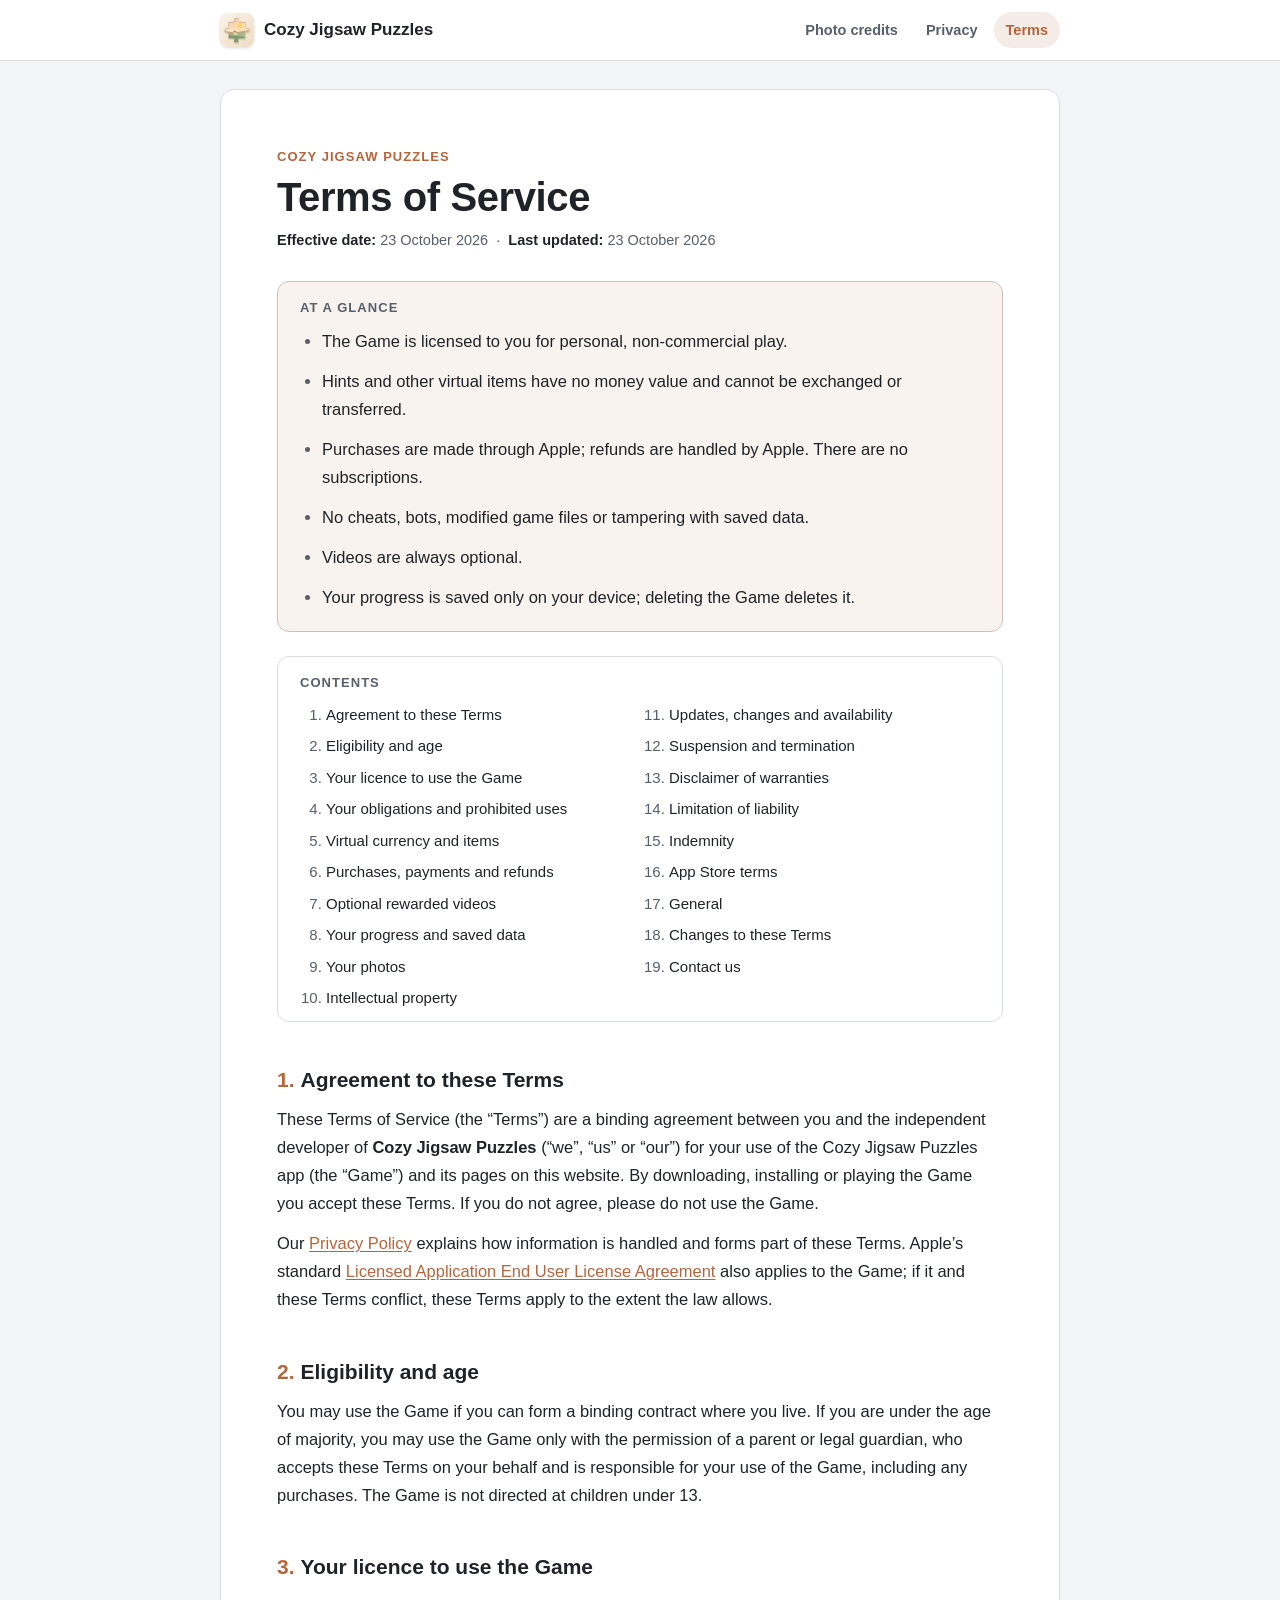
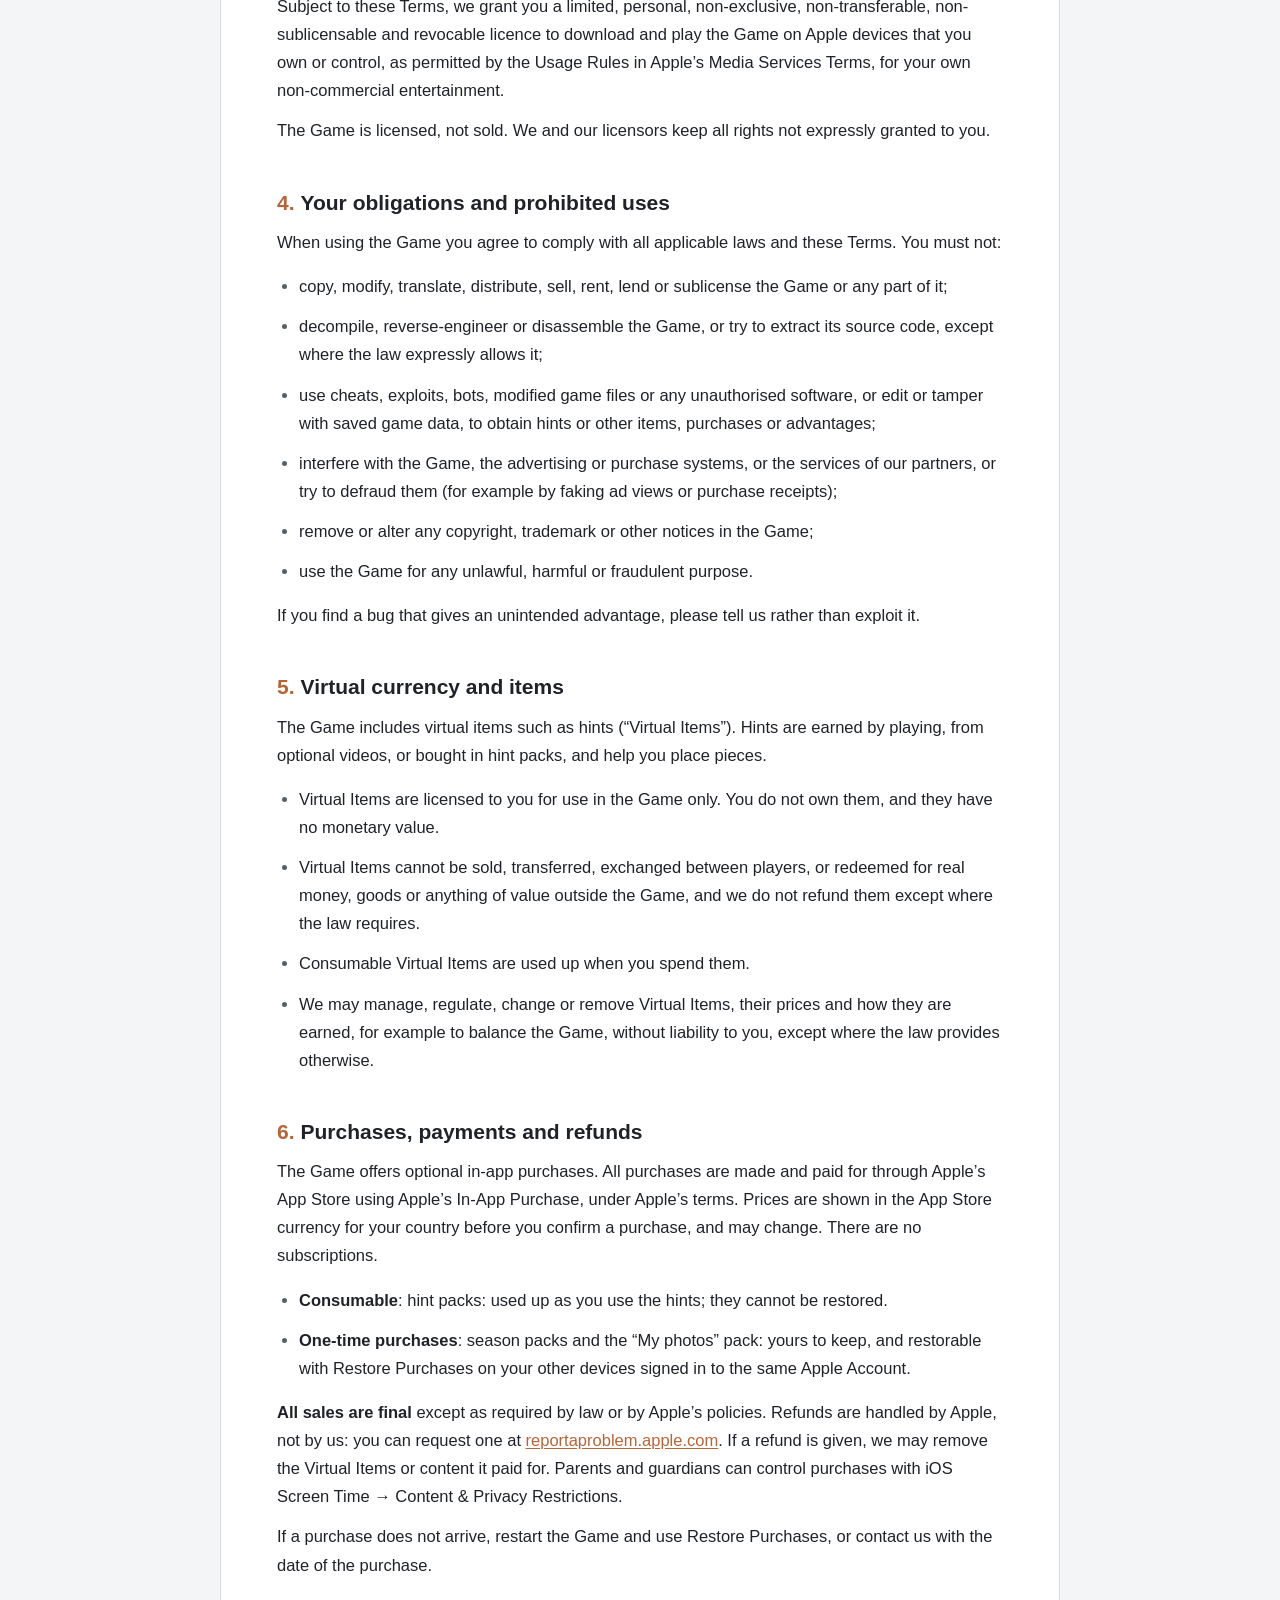
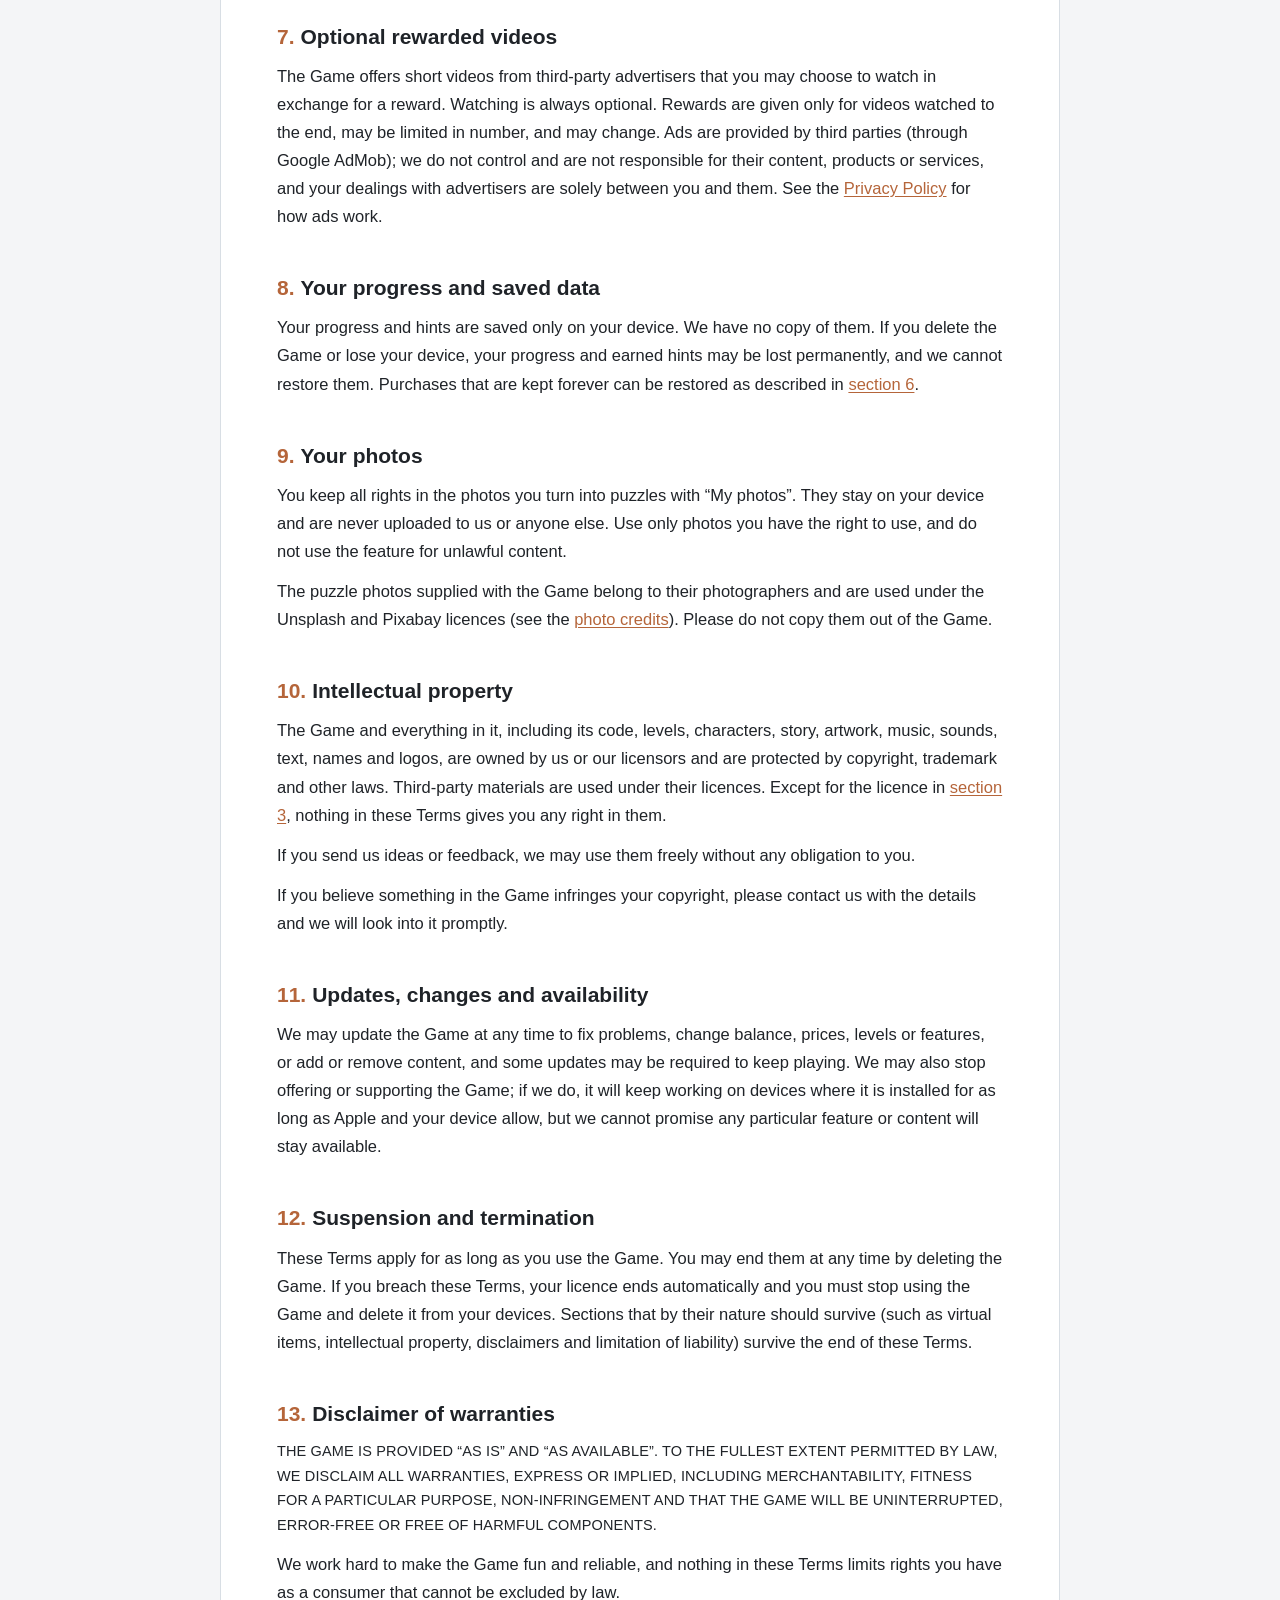
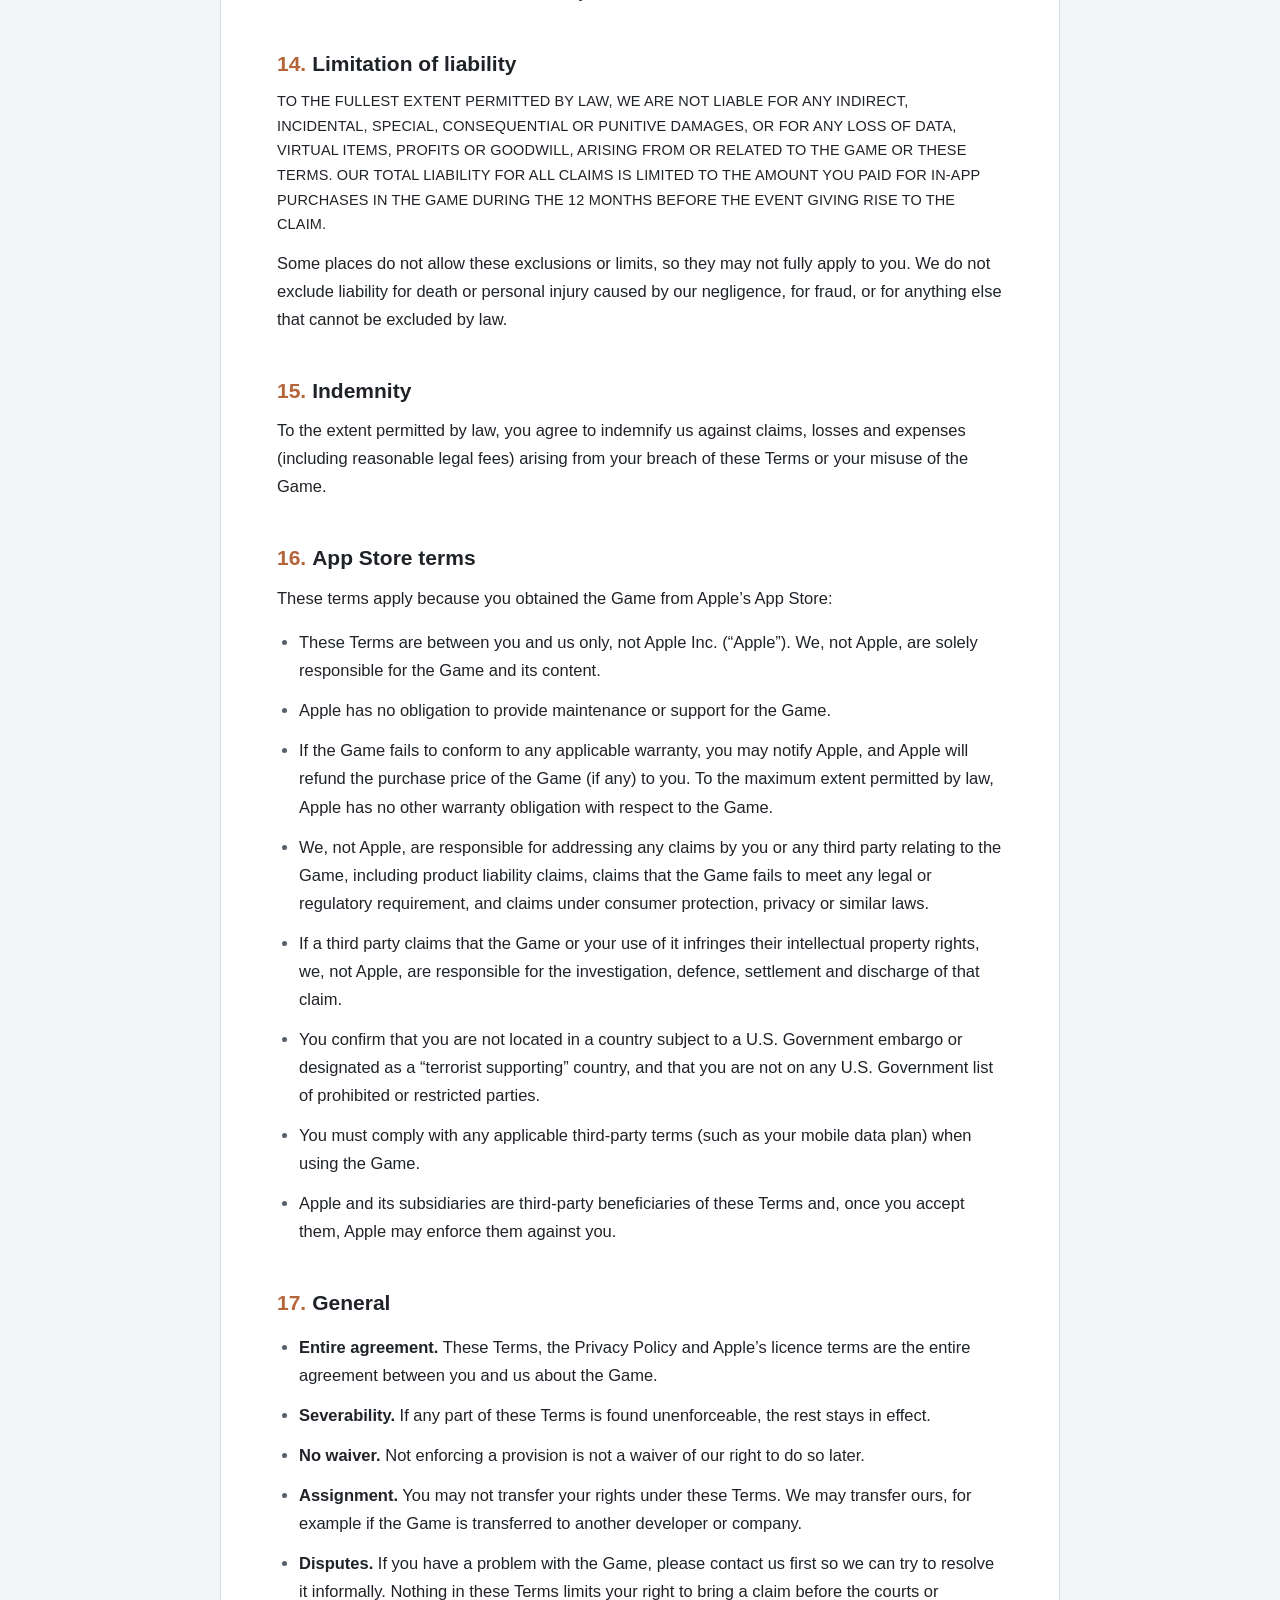
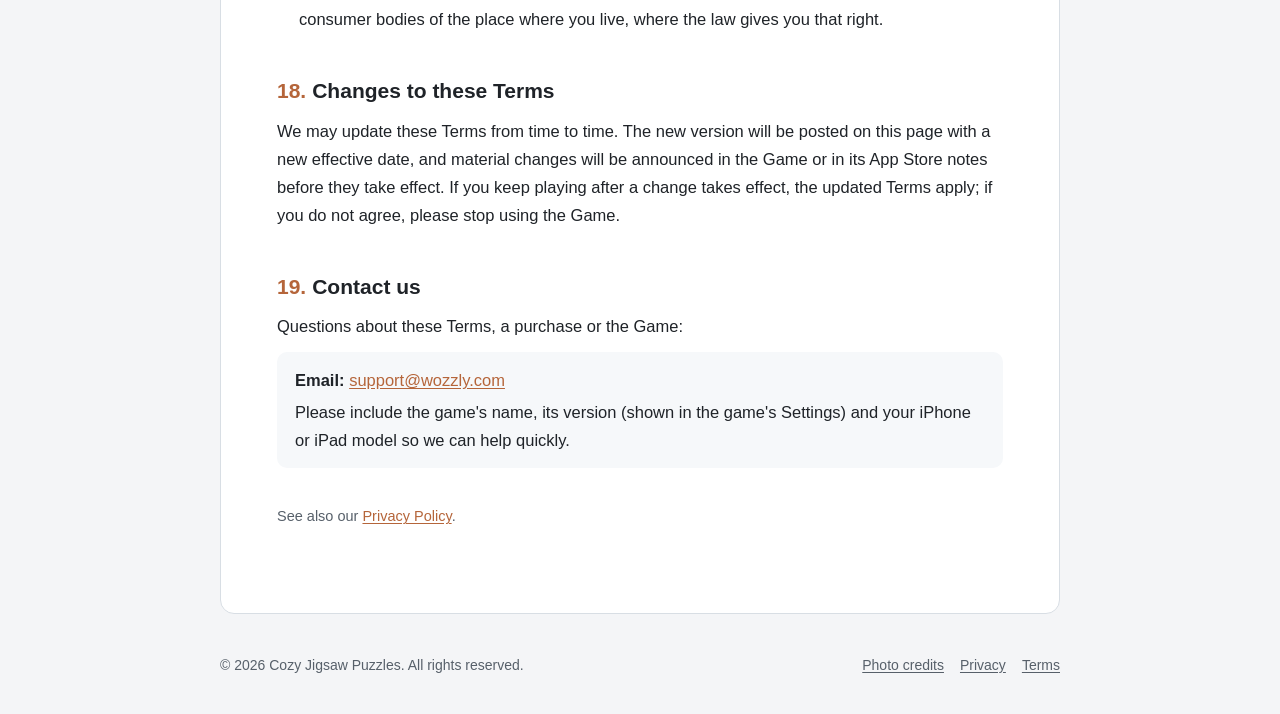
<file: cozy-terms.html>
<!doctype html>
<html lang="en">
<head>
<meta charset="utf-8">
<meta name="viewport" content="width=device-width,initial-scale=1">
<title>Terms of Service · Cozy Jigsaw Puzzles</title>
<meta name="description" content="The terms that apply when you download and play Cozy Jigsaw Puzzles.">
<link rel="icon" href="cozy-icon.png">
<link rel="stylesheet" href="legal.css">
</head>
<body style="--accent:#b5653a">
<header class="bar"><div class="wrap">
<a class="brand" href="cozy-privacy.html"><img src="cozy-icon.png" alt="">Cozy Jigsaw Puzzles</a>
<nav><a href="cozy-credits.html">Photo credits</a><a href="cozy-privacy.html">Privacy</a><a href="cozy-terms.html" class="on">Terms</a></nav>
</div></header>
<main class="wrap"><article class="doc">
<p class="kicker">Cozy Jigsaw Puzzles</p>
<h1>Terms of Service</h1>
<p class="meta"><b>Effective date:</b> 23 October 2026 &nbsp;·&nbsp; <b>Last updated:</b> 23 October 2026</p>
<aside class="glance"><h2>At a glance</h2><ul><li>The Game is licensed to you for personal, non-commercial play.</li><li>Hints and other virtual items have no money value and cannot be exchanged or transferred.</li><li>Purchases are made through Apple; refunds are handled by Apple. There are no subscriptions.</li><li>No cheats, bots, modified game files or tampering with saved data.</li><li>Videos are always optional.</li><li>Your progress is saved only on your device; deleting the Game deletes it.</li></ul></aside>
<nav class="toc" aria-label="Contents"><h2>Contents</h2><ol><li><a href="#agreement">Agreement to these Terms</a></li><li><a href="#eligibility">Eligibility and age</a></li><li><a href="#licence">Your licence to use the Game</a></li><li><a href="#conduct">Your obligations and prohibited uses</a></li><li><a href="#virtual">Virtual currency and items</a></li><li><a href="#purchases">Purchases, payments and refunds</a></li><li><a href="#videos">Optional rewarded videos</a></li><li><a href="#saves">Your progress and saved data</a></li><li><a href="#content">Your photos</a></li><li><a href="#ip">Intellectual property</a></li><li><a href="#changes-game">Updates, changes and availability</a></li><li><a href="#termination">Suspension and termination</a></li><li><a href="#warranty">Disclaimer of warranties</a></li><li><a href="#liability">Limitation of liability</a></li><li><a href="#indemnity">Indemnity</a></li><li><a href="#apple">App Store terms</a></li><li><a href="#general">General</a></li><li><a href="#changes">Changes to these Terms</a></li><li><a href="#contact">Contact us</a></li></ol></nav>
<section id="agreement">
<h2><span class="n">1.</span>Agreement to these Terms</h2>
<p>These Terms of Service (the “Terms”) are a binding agreement between you and the independent developer of
<strong>Cozy Jigsaw Puzzles</strong> (“we”, “us” or “our”) for your use of the Cozy Jigsaw Puzzles app (the “Game”) and its pages on this website. By downloading,
installing or playing the Game you accept these Terms. If you do not agree, please do not use the Game.</p>
<p>Our <a href="cozy-privacy.html">Privacy Policy</a> explains how information is handled and forms part of these Terms. Apple’s standard
<a href="https://www.apple.com/legal/internet-services/itunes/dev/stdeula/">Licensed Application End User License Agreement</a> also applies to the Game; if it and these Terms conflict, these Terms apply to the extent the law allows.</p>
</section>
<section id="eligibility">
<h2><span class="n">2.</span>Eligibility and age</h2>
<p>You may use the Game if you can form a binding contract where you live. If you are under the age of majority, you may use the
Game only with the permission of a parent or legal guardian, who accepts these Terms on your behalf and is responsible for your
use of the Game, including any purchases. The Game is not directed at children under 13.</p>
</section>
<section id="licence">
<h2><span class="n">3.</span>Your licence to use the Game</h2>
<p>Subject to these Terms, we grant you a limited, personal, non-exclusive, non-transferable, non-sublicensable and revocable licence
to download and play the Game on Apple devices that you own or control, as permitted by the Usage Rules in Apple’s Media
Services Terms, for your own non-commercial entertainment.</p>
<p>The Game is licensed, not sold. We and our licensors keep all rights not expressly granted to you.</p>
</section>
<section id="conduct">
<h2><span class="n">4.</span>Your obligations and prohibited uses</h2>
<p>When using the Game you agree to comply with all applicable laws and these Terms. You must not:</p><ul><li>copy, modify, translate, distribute, sell, rent, lend or sublicense the Game or any part of it;</li><li>decompile, reverse-engineer or disassemble the Game, or try to extract its source code, except where the law expressly allows it;</li><li>use cheats, exploits, bots, modified game files or any unauthorised software, or edit or tamper with saved game data, to obtain hints or other items, purchases or advantages;</li><li>interfere with the Game, the advertising or purchase systems, or the services of our partners, or try to defraud them (for example by faking ad views or purchase receipts);</li><li>remove or alter any copyright, trademark or other notices in the Game;</li><li>use the Game for any unlawful, harmful or fraudulent purpose.</li></ul><p>If you find a bug that gives an unintended advantage, please tell us rather than exploit it.</p>
</section>
<section id="virtual">
<h2><span class="n">5.</span>Virtual currency and items</h2>
<p>The Game includes virtual items such as hints (“Virtual Items”). Hints are earned by playing, from optional videos, or bought in hint packs, and help you place pieces.</p><ul><li>Virtual Items are licensed to you for use in the Game only. You do not own them, and they have no monetary value.</li><li>Virtual Items cannot be sold, transferred, exchanged between players, or redeemed for real money, goods or anything of value outside the Game, and we do not refund them except where the law requires.</li><li>Consumable Virtual Items are used up when you spend them.</li><li>We may manage, regulate, change or remove Virtual Items, their prices and how they are earned, for example to balance the Game, without liability to you, except where the law provides otherwise.</li></ul>
</section>
<section id="purchases">
<h2><span class="n">6.</span>Purchases, payments and refunds</h2>
<p>The Game offers optional in-app purchases. All purchases are made and paid for through Apple’s App Store using Apple’s
In-App Purchase, under Apple’s terms. Prices are shown in the App Store currency for your country before you confirm a purchase,
and may change. There are no subscriptions.</p><ul><li><strong>Consumable</strong>: hint packs: used up as you use the hints; they cannot be restored.</li><li><strong>One-time purchases</strong>: season packs and the “My photos” pack: yours to keep, and restorable with Restore Purchases on your other devices signed in to the same Apple Account.</li></ul>
<p><strong>All sales are final</strong> except as required by law or by Apple’s policies. Refunds are handled by Apple, not by us: you can request one at
<a href="https://reportaproblem.apple.com">reportaproblem.apple.com</a>. If a refund is given, we may remove the Virtual Items or content it paid for. Parents and guardians can control purchases with
iOS Screen Time → Content &amp; Privacy Restrictions.</p>
<p>If a purchase does not arrive, restart the Game and use Restore Purchases, or contact us with the date of the purchase.</p>
</section>
<section id="videos">
<h2><span class="n">7.</span>Optional rewarded videos</h2>
<p>The Game offers short videos from third-party advertisers that you may choose to watch in exchange for a reward. Watching is always
optional. Rewards are given only for videos watched to the end, may be limited in number, and may change. Ads are provided by
third parties (through Google AdMob); we do not control and are not responsible for their content, products or services, and your
dealings with advertisers are solely between you and them. See the <a href="cozy-privacy.html">Privacy Policy</a> for how ads work.</p>
</section>
<section id="saves">
<h2><span class="n">8.</span>Your progress and saved data</h2>
<p>Your progress and hints are saved only on your device. We have no copy of them. If you delete the Game or lose
your device, your progress and earned hints may be lost permanently, and we cannot restore them. Purchases that are kept forever can be restored as
described in <a href="#purchases">section 6</a>.</p>
</section>
<section id="content">
<h2><span class="n">9.</span>Your photos</h2>
<p>You keep all rights in the photos you turn into puzzles with “My photos”. They stay on your device and are never uploaded to us or
anyone else. Use only photos you have the right to use, and do not use the feature for unlawful content.</p>
<p>The puzzle photos supplied with the Game belong to their photographers and are used under the Unsplash and Pixabay licences
(see the <a href="cozy-credits.html">photo credits</a>). Please do not copy them out of the Game.</p>
</section>
<section id="ip">
<h2><span class="n">10.</span>Intellectual property</h2>
<p>The Game and everything in it, including its code, levels, characters, story, artwork, music, sounds, text, names and logos, are owned
by us or our licensors and are protected by copyright, trademark and other laws. Third-party materials are used under their licences.
Except for the licence in <a href="#licence">section 3</a>, nothing in these Terms gives you any right in them.</p>
<p>If you send us ideas or feedback, we may use them freely without any obligation to you.</p>
<p>If you believe something in the Game infringes your copyright, please contact us with the details and we will look into it promptly.</p>
</section>
<section id="changes-game">
<h2><span class="n">11.</span>Updates, changes and availability</h2>
<p>We may update the Game at any time to fix problems, change balance, prices, levels or features, or add or remove content, and some
updates may be required to keep playing. We may also stop offering or supporting the Game; if we do, it will keep working on devices
where it is installed for as long as Apple and your device allow, but we cannot promise any particular feature or content will stay
available.</p>
</section>
<section id="termination">
<h2><span class="n">12.</span>Suspension and termination</h2>
<p>These Terms apply for as long as you use the Game. You may end them at any time by deleting the Game. If you breach these Terms,
your licence ends automatically and you must stop using the Game and delete it from your devices. Sections
that by their nature should survive (such as virtual items, intellectual property, disclaimers and limitation of liability) survive the end
of these Terms.</p>
</section>
<section id="warranty">
<h2><span class="n">13.</span>Disclaimer of warranties</h2>
<p class="caps">The Game is provided “as is” and “as available”. To the fullest extent permitted by law, we disclaim all warranties, express or
implied, including merchantability, fitness for a particular purpose, non-infringement and that the Game will be uninterrupted, error-free
or free of harmful components.</p>
<p>We work hard to make the Game fun and reliable, and nothing in these Terms limits rights you have as a consumer that cannot be excluded by law.</p>
</section>
<section id="liability">
<h2><span class="n">14.</span>Limitation of liability</h2>
<p class="caps">To the fullest extent permitted by law, we are not liable for any indirect, incidental, special, consequential or punitive damages,
or for any loss of data, virtual items, profits or goodwill, arising from or related to the Game or these Terms. Our total liability for all
claims is limited to the amount you paid for in-app purchases in the Game during the 12 months before the event giving rise to the claim.</p>
<p>Some places do not allow these exclusions or limits, so they may not fully apply to you. We do not exclude liability for death or personal
injury caused by our negligence, for fraud, or for anything else that cannot be excluded by law.</p>
</section>
<section id="indemnity">
<h2><span class="n">15.</span>Indemnity</h2>
<p>To the extent permitted by law, you agree to indemnify us against claims, losses and expenses (including reasonable legal fees) arising from
your breach of these Terms or your misuse of the Game.</p>
</section>
<section id="apple">
<h2><span class="n">16.</span>App Store terms</h2>
<p>These terms apply because you obtained the Game from Apple’s App Store:</p><ul><li>These Terms are between you and us only, not Apple Inc. (“Apple”). We, not Apple, are solely responsible for the Game and its content.</li><li>Apple has no obligation to provide maintenance or support for the Game.</li><li>If the Game fails to conform to any applicable warranty, you may notify Apple, and Apple will refund the purchase price of the Game (if any) to you. To the maximum extent permitted by law, Apple has no other warranty obligation with respect to the Game.</li><li>We, not Apple, are responsible for addressing any claims by you or any third party relating to the Game, including product liability claims, claims that the Game fails to meet any legal or regulatory requirement, and claims under consumer protection, privacy or similar laws.</li><li>If a third party claims that the Game or your use of it infringes their intellectual property rights, we, not Apple, are responsible for the investigation, defence, settlement and discharge of that claim.</li><li>You confirm that you are not located in a country subject to a U.S. Government embargo or designated as a “terrorist supporting” country, and that you are not on any U.S. Government list of prohibited or restricted parties.</li><li>You must comply with any applicable third-party terms (such as your mobile data plan) when using the Game.</li><li>Apple and its subsidiaries are third-party beneficiaries of these Terms and, once you accept them, Apple may enforce them against you.</li></ul>
</section>
<section id="general">
<h2><span class="n">17.</span>General</h2>
<ul><li><strong>Entire agreement.</strong> These Terms, the Privacy Policy and Apple’s licence terms are the entire agreement between you and us about the Game.</li><li><strong>Severability.</strong> If any part of these Terms is found unenforceable, the rest stays in effect.</li><li><strong>No waiver.</strong> Not enforcing a provision is not a waiver of our right to do so later.</li><li><strong>Assignment.</strong> You may not transfer your rights under these Terms. We may transfer ours, for example if the Game is transferred to another developer or company.</li><li><strong>Disputes.</strong> If you have a problem with the Game, please contact us first so we can try to resolve it informally. Nothing in these Terms limits your right to bring a claim before the courts or consumer bodies of the place where you live, where the law gives you that right.</li></ul>
</section>
<section id="changes">
<h2><span class="n">18.</span>Changes to these Terms</h2>
<p>We may update these Terms from time to time. The new version will be posted on this page with a new effective date, and material changes
will be announced in the Game or in its App Store notes before they take effect. If you keep playing after a change takes effect, the updated
Terms apply; if you do not agree, please stop using the Game.</p>
</section>
<section id="contact">
<h2><span class="n">19.</span>Contact us</h2>
<p>Questions about these Terms, a purchase or the Game:</p><div class="contact"><p><strong>Email:</strong> <a href="mailto:support@wozzly.com">support@wozzly.com</a></p>
<p>Please include the game's name, its version (shown in the game's Settings) and your iPhone or iPad model so we can help quickly.</p></div>
</section>
<p class="meta" style="margin-top:36px">See also our <a href="cozy-privacy.html">Privacy Policy</a>.</p>
</article></main>
<footer class="foot"><div class="wrap"><span>© 2026 Cozy Jigsaw Puzzles. All rights reserved.</span><nav><a href="cozy-credits.html">Photo credits</a><a href="cozy-privacy.html">Privacy</a><a href="cozy-terms.html">Terms</a></nav></div></footer>
</body>
</html>
</file>
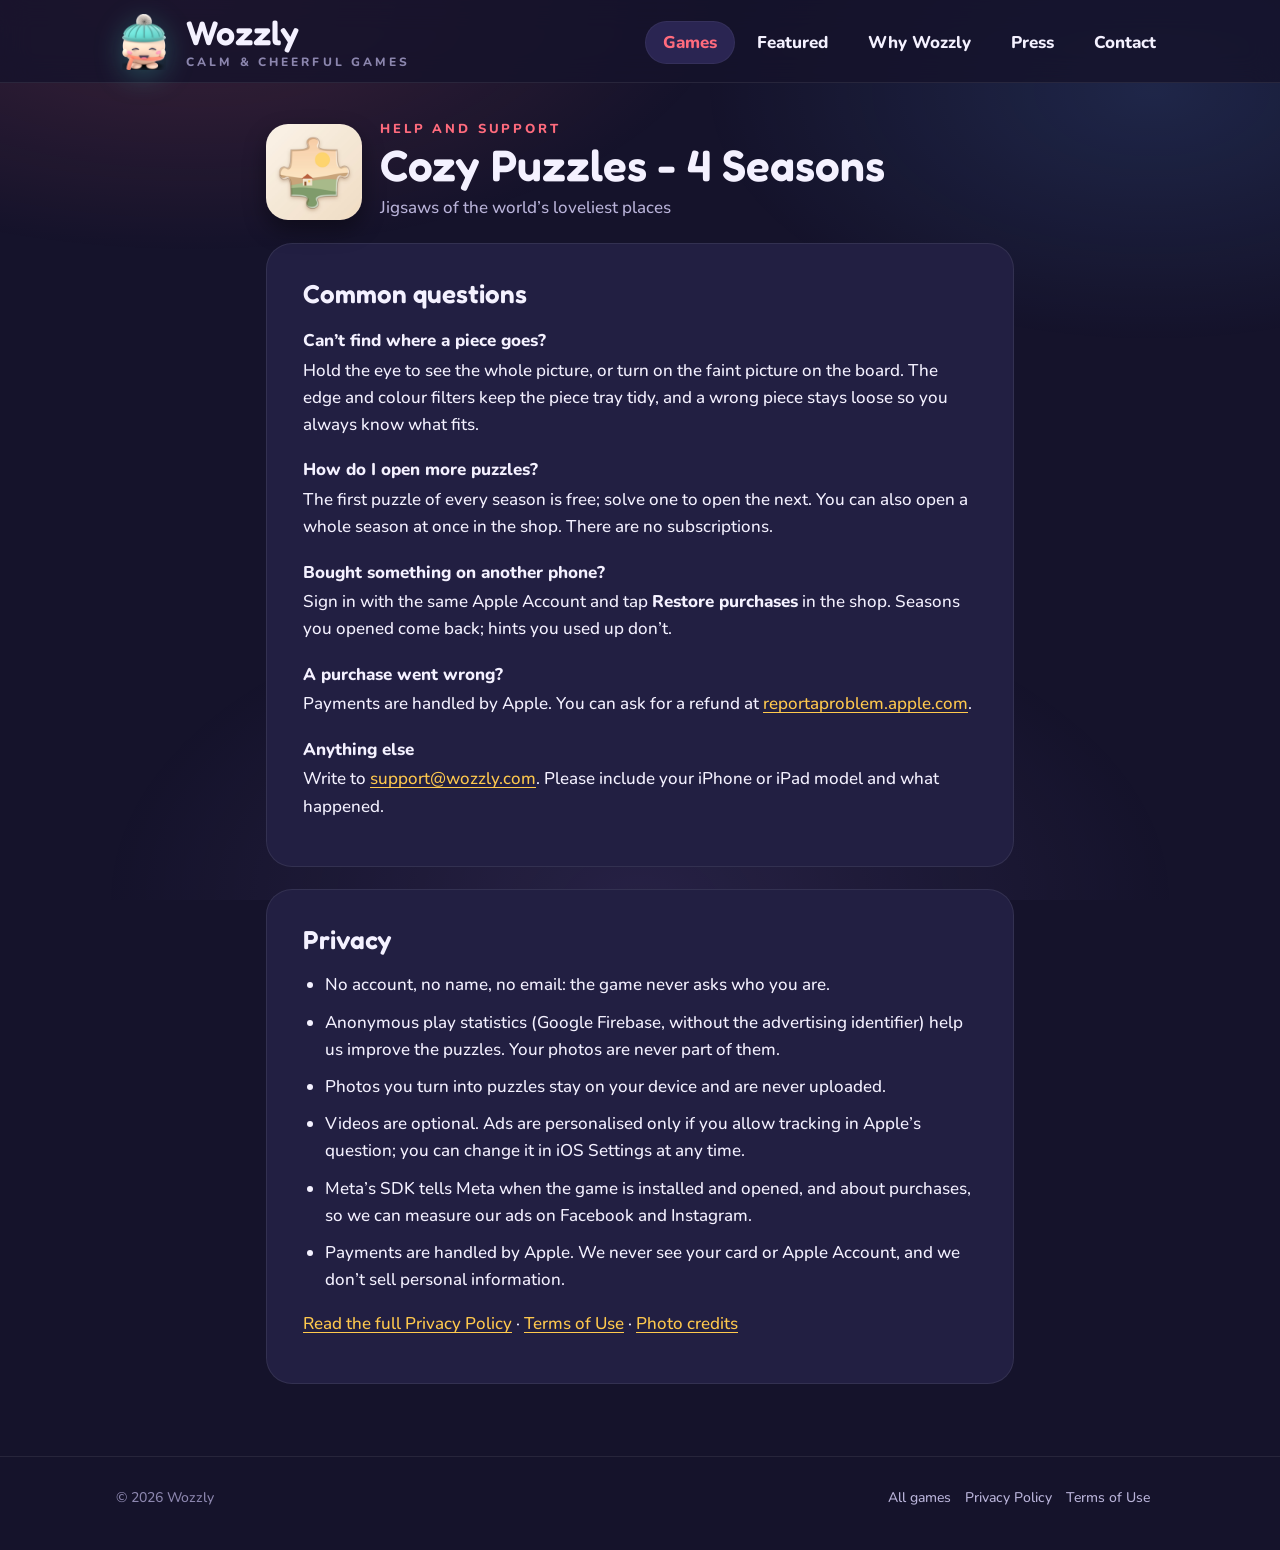
<file: cozy.html>
<!doctype html>
<html lang="en">
<head>
<meta charset="utf-8">
<meta name="viewport" content="width=device-width,initial-scale=1,viewport-fit=cover">
<title>Cozy Puzzles - 4 Seasons · Help · Wozzly</title>
<meta name="description" content="Help and support for Cozy Puzzles - 4 Seasons: answers to common questions, privacy and how to reach us.">
<meta name="theme-color" content="#15132b">
<link rel="icon" href="img/cozy-icon.png">
<link rel="stylesheet" href="site.css">
</head>
<body>
<header class="top"><div class="wrap">
  <a class="brand" href="./"><img src="img/mochi.png" alt="Mochi, the Wozzly mascot"><span><b>Wozzly</b><small>Calm &amp; cheerful games</small></span></a>
  <nav class="menu" aria-label="Sections">
    <a href="./#games" class="on">Games</a><a href="./#featured">Featured</a><a href="./#why">Why Wozzly</a><a href="./#press">Press</a><a href="./#contact">Contact</a>
  </nav>
</div></header>
<main class="wrap page">
<div class="head"><img src="img/cozy-icon.png" alt=""><div><p class="kicker" style="margin-bottom:6px">Help and support</p><h1 style="font-size:clamp(30px,6vw,44px)">Cozy Puzzles - 4 Seasons</h1><p class="muted" style="margin:6px 0 0">Jigsaws of the world’s loveliest places</p></div></div>
<section class="card" style="padding-block:clamp(22px,4vw,36px)">
<h2>Common questions</h2>
<h3>Can’t find where a piece goes?</h3>
<p>Hold the eye to see the whole picture, or turn on the faint picture on the board. The edge and colour filters keep the piece tray tidy, and a wrong piece stays loose so you always know what fits.</p>
<h3>How do I open more puzzles?</h3>
<p>The first puzzle of every season is free; solve one to open the next. You can also open a whole season at once in the shop. There are no subscriptions.</p>
<h3>Bought something on another phone?</h3>
<p>Sign in with the same Apple Account and tap <b>Restore purchases</b> in the shop. Seasons you opened come back; hints you used up don’t.</p>
<h3>A purchase went wrong?</h3>
<p>Payments are handled by Apple. You can ask for a refund at <a href="https://reportaproblem.apple.com">reportaproblem.apple.com</a>.</p>
<h3>Anything else</h3>
<p>Write to <a href="mailto:support@wozzly.com">support@wozzly.com</a>. Please include your iPhone or iPad model and what happened.</p>
</section>
<section class="card" style="padding-block:clamp(22px,4vw,36px)">
<h2>Privacy</h2>
<ul>
<li>No account, no name, no email: the game never asks who you are.</li>
<li>Anonymous play statistics (Google Firebase, without the advertising identifier) help us improve the puzzles. Your photos are never part of them.</li>
<li>Photos you turn into puzzles stay on your device and are never uploaded.</li>
<li>Videos are optional. Ads are personalised only if you allow tracking in Apple’s question; you can change it in iOS Settings at any time.</li>
<li>Meta’s SDK tells Meta when the game is installed and opened, and about purchases, so we can measure our ads on Facebook and Instagram.</li>
<li>Payments are handled by Apple. We never see your card or Apple Account, and we don’t sell personal information.</li>
</ul>
<p><a href="cozy-privacy.html">Read the full Privacy Policy</a> · <a href="cozy-terms.html">Terms of Use</a> · <a href="cozy-credits.html">Photo credits</a></p>
</section>
</main>
<footer><div class="wrap"><span>© 2026 Wozzly</span><span><a href="./">All games</a><a href="cozy-privacy.html">Privacy Policy</a><a href="cozy-terms.html">Terms of Use</a></span></div></footer>
</body>
</html>
</file>
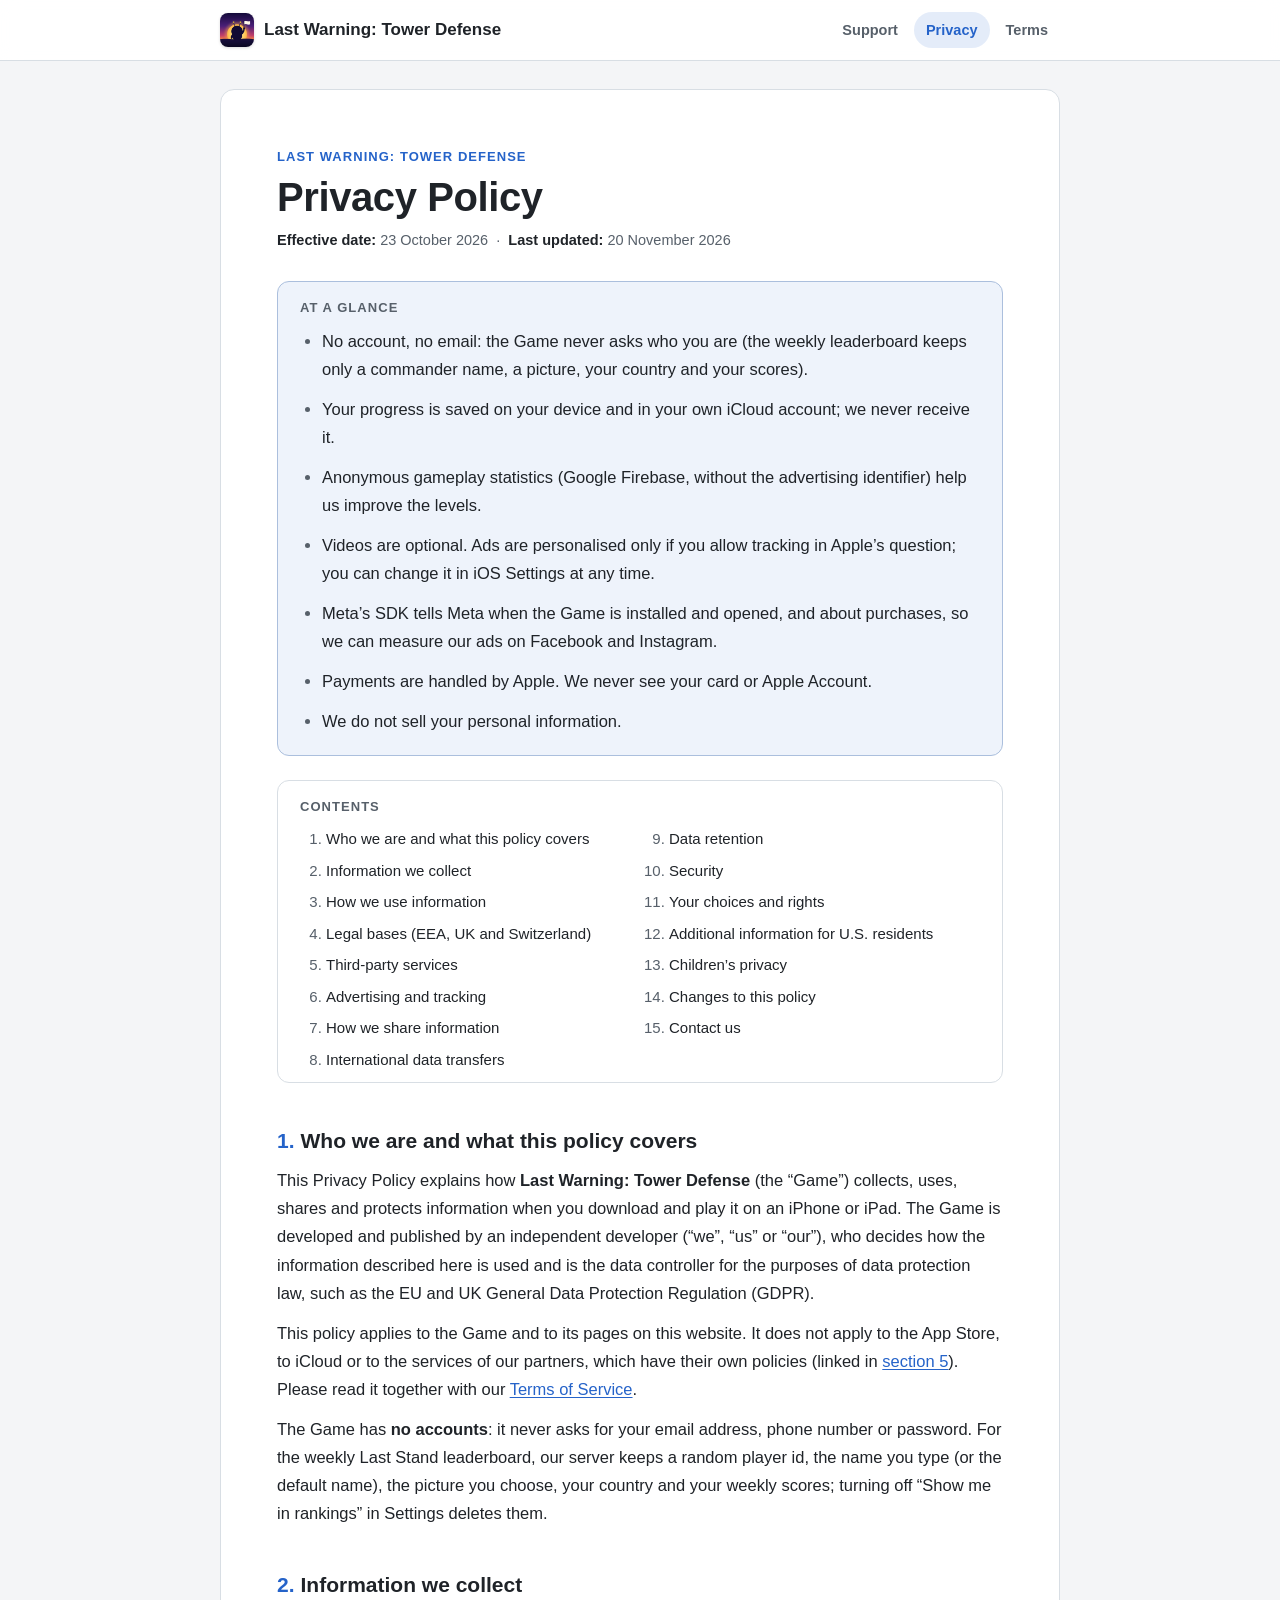
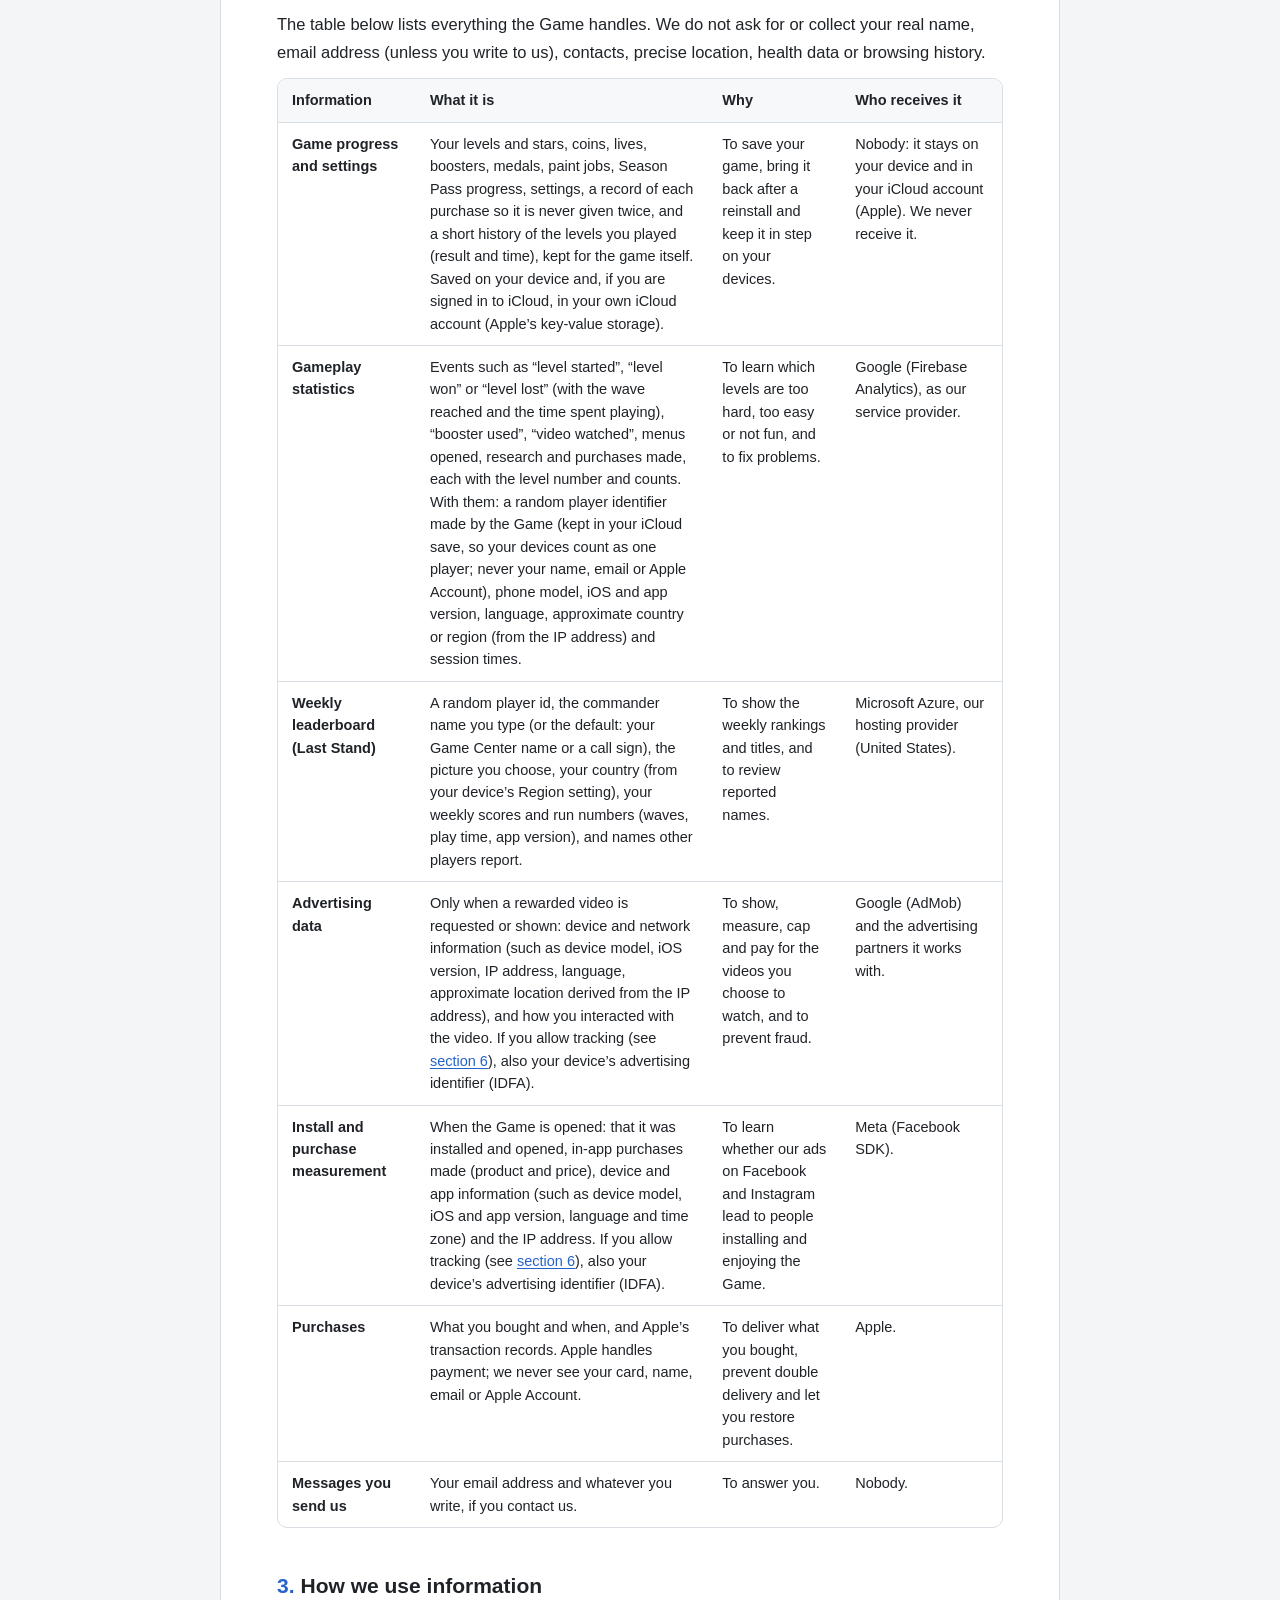
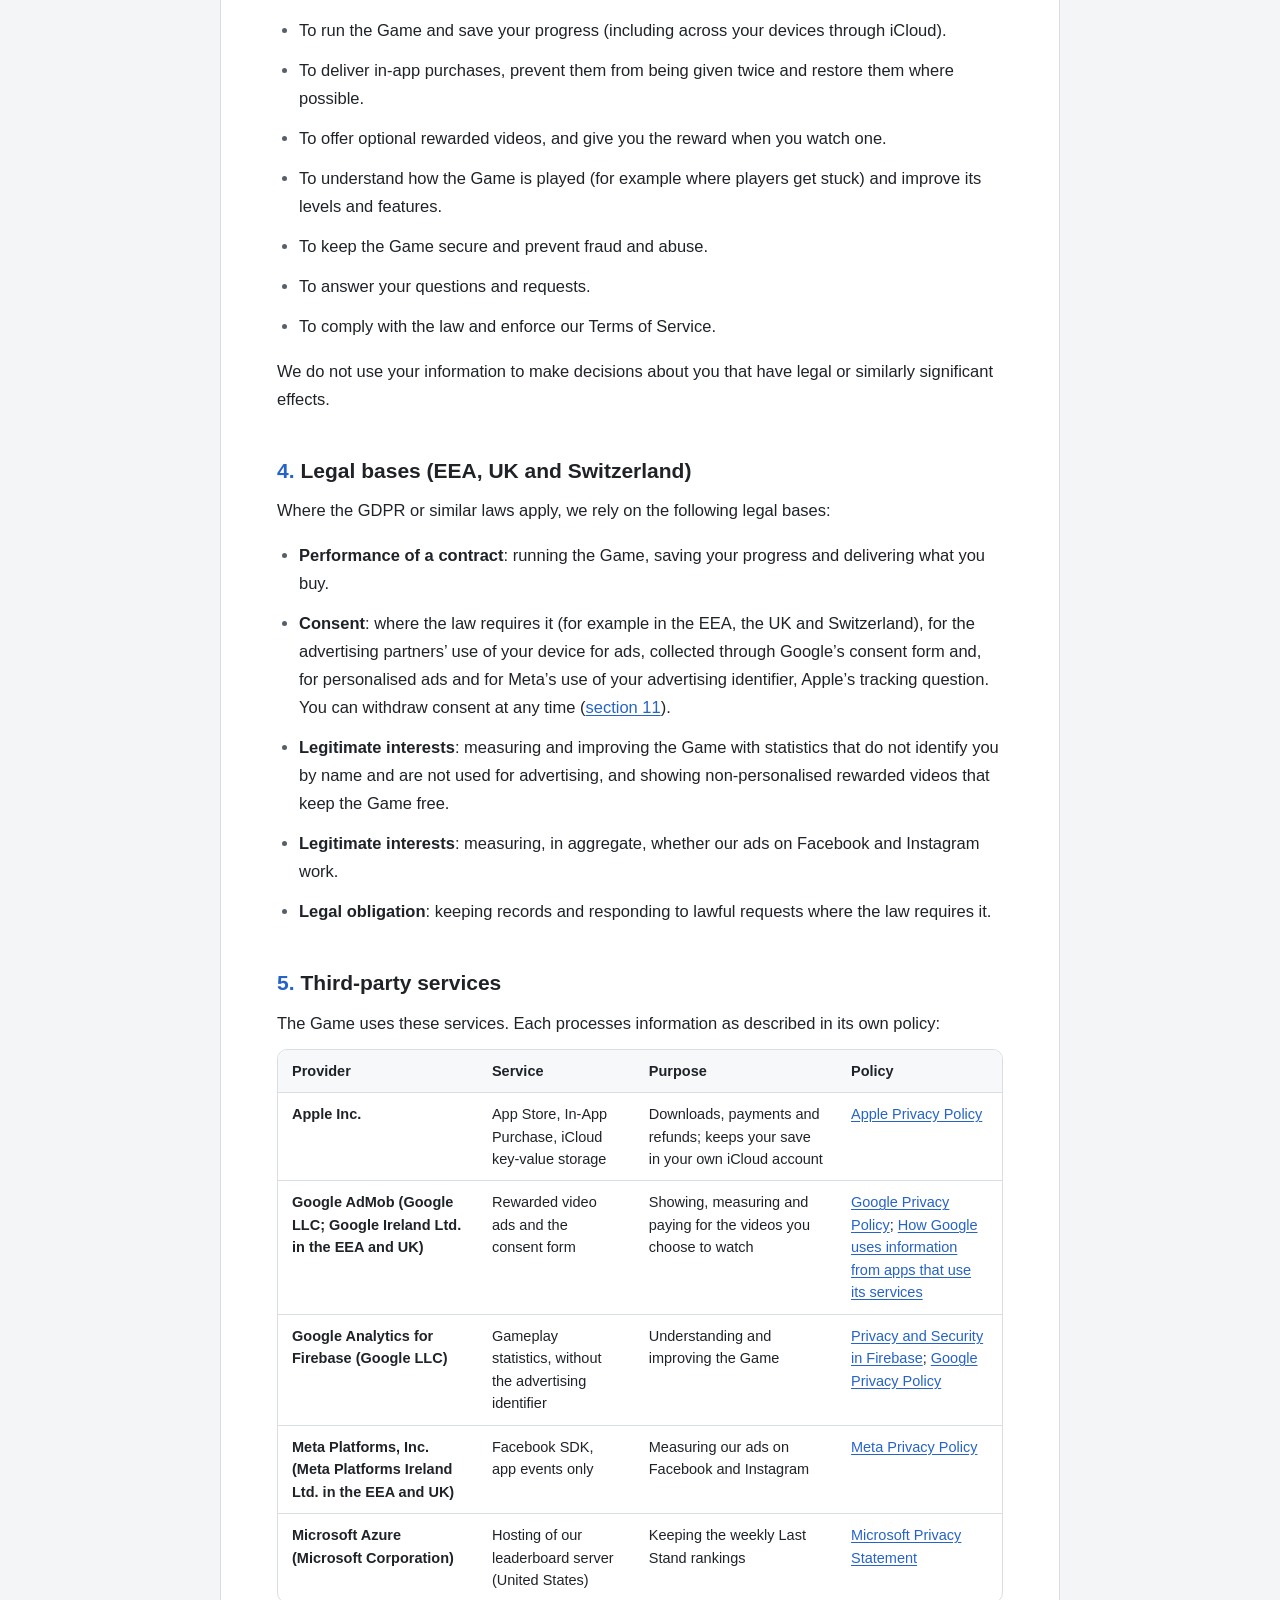
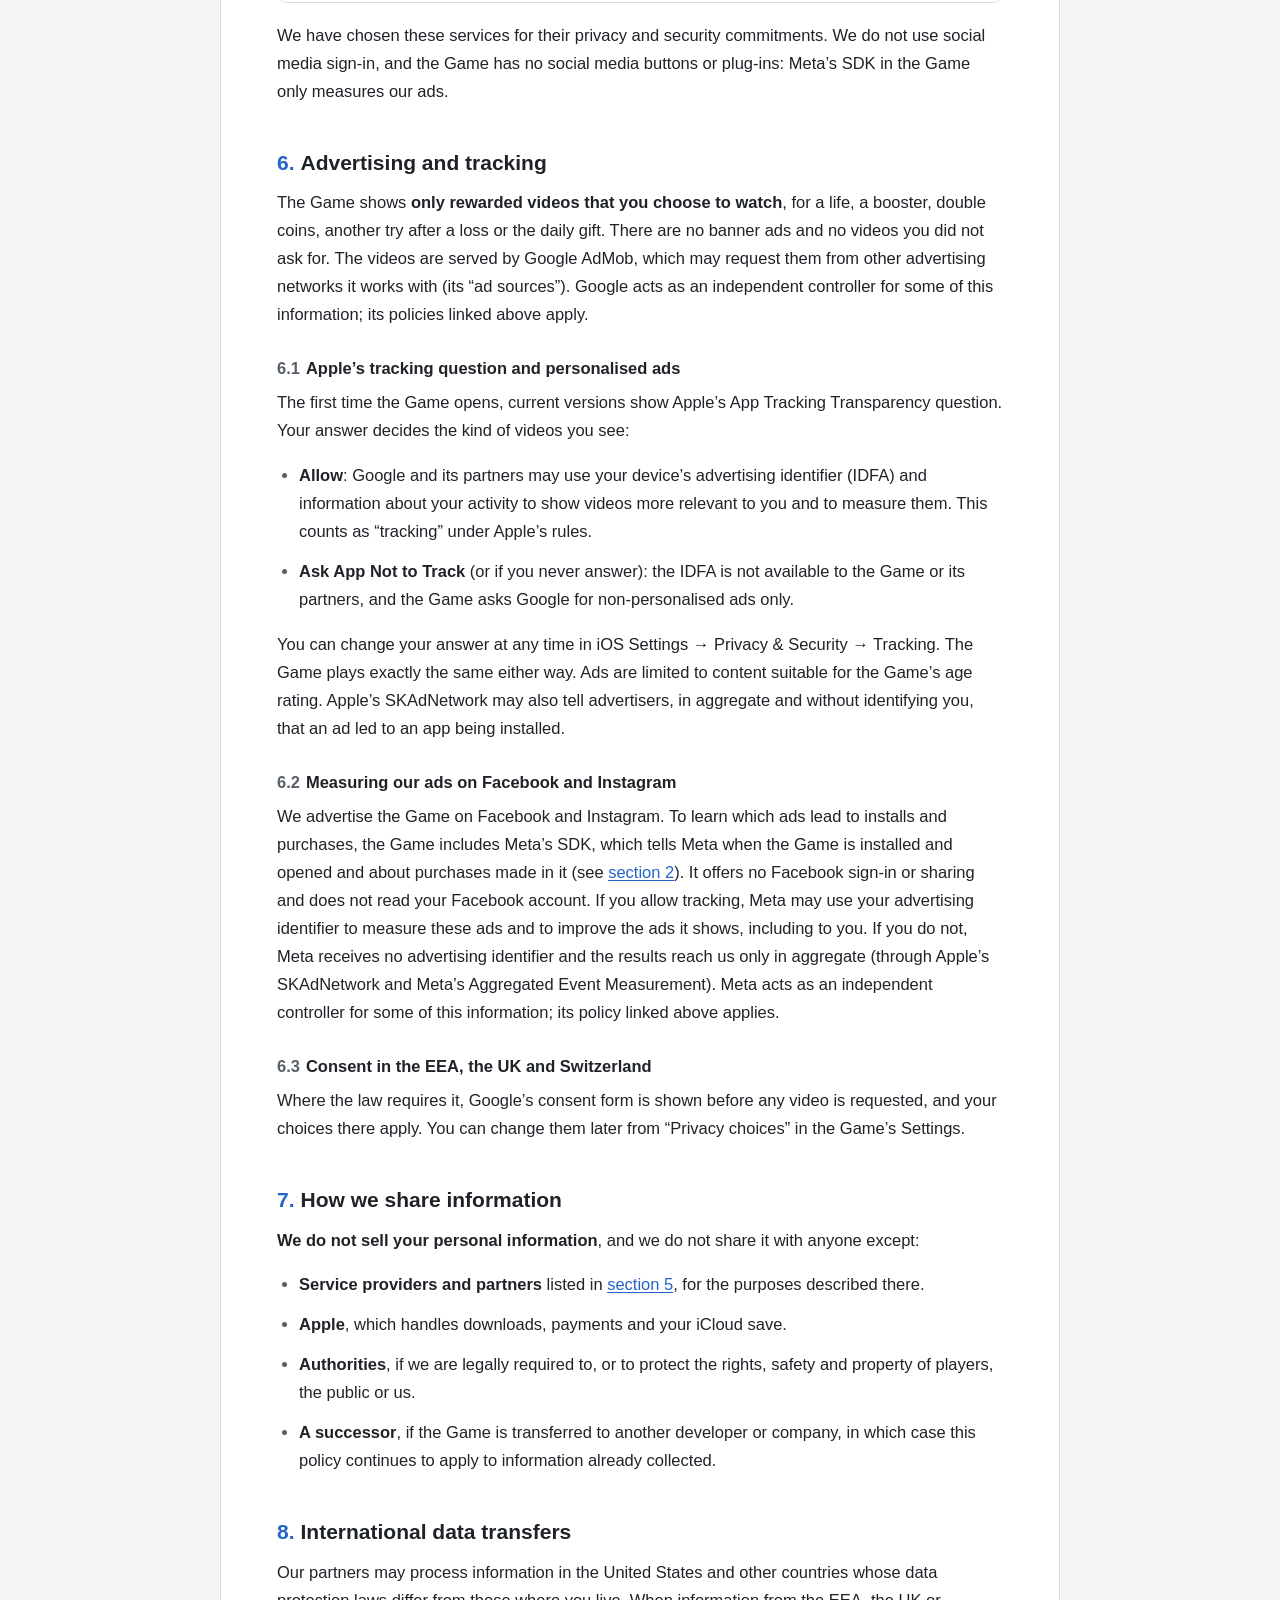
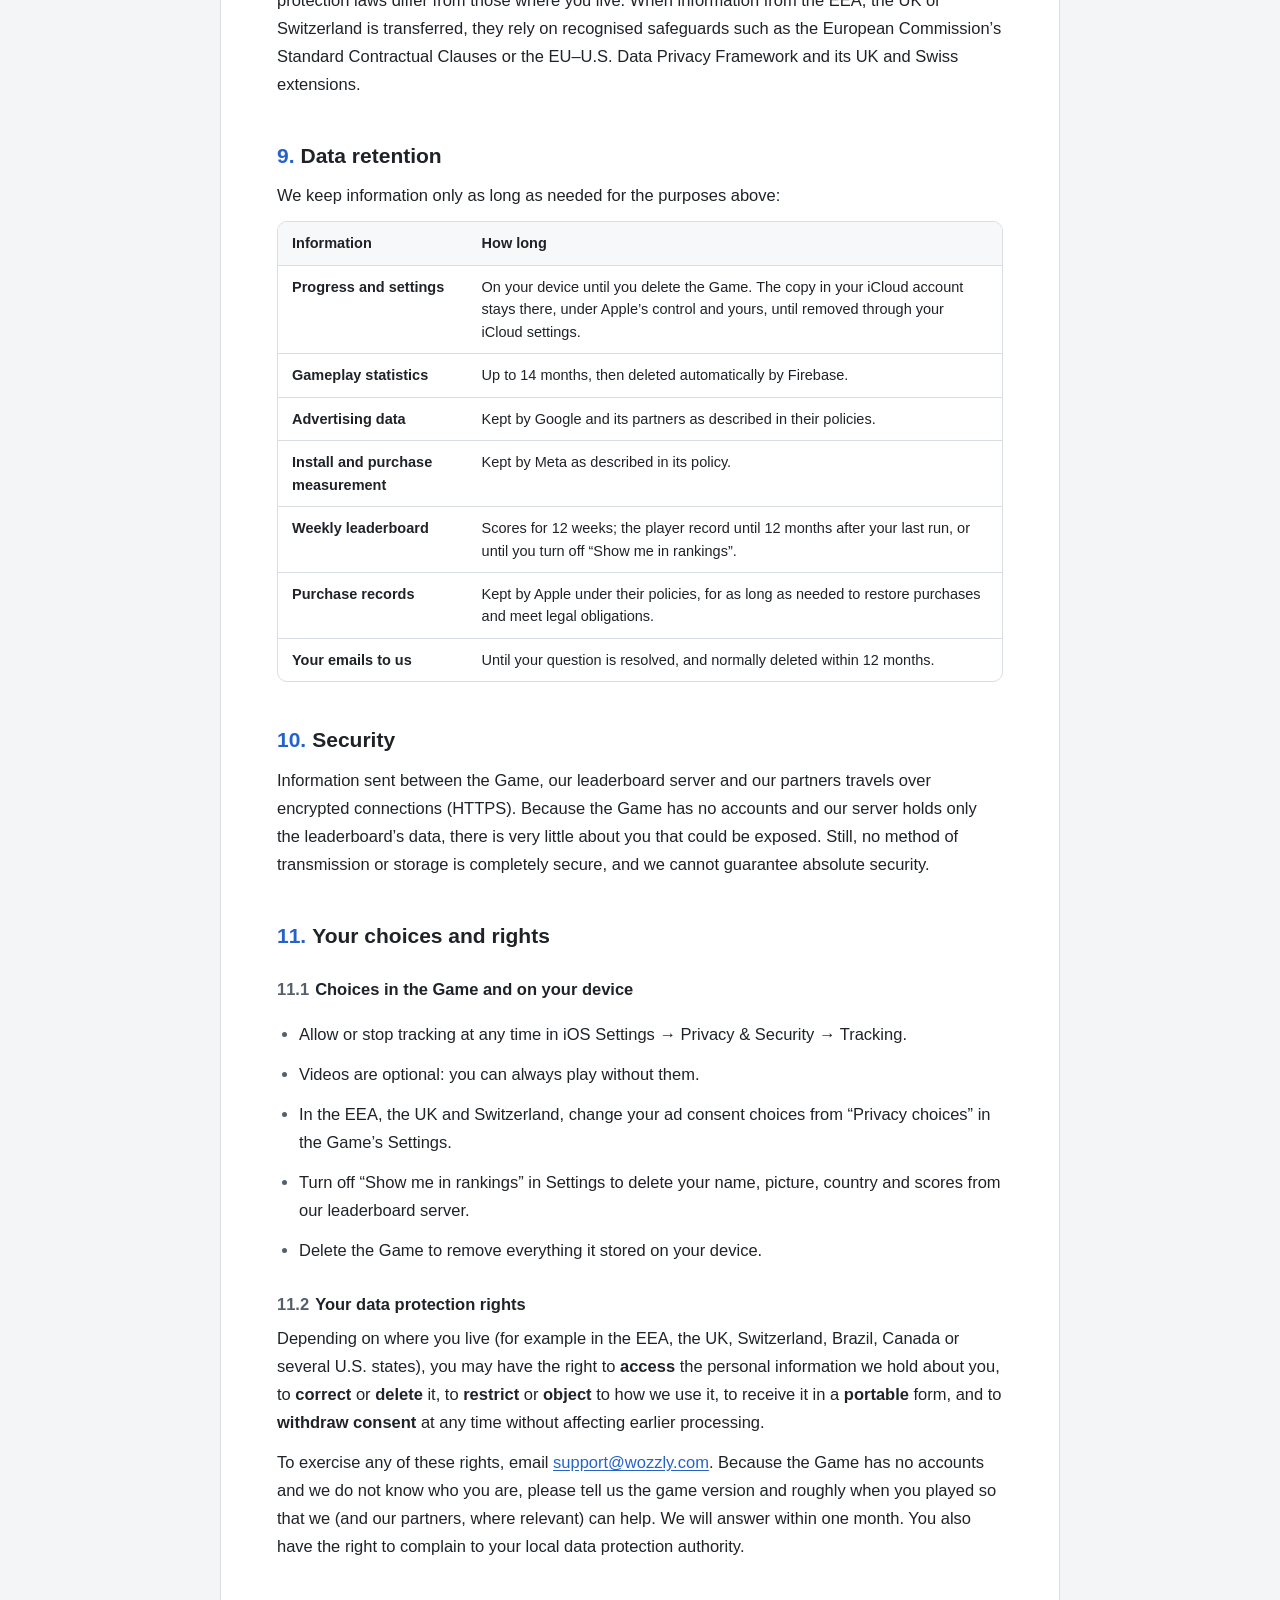
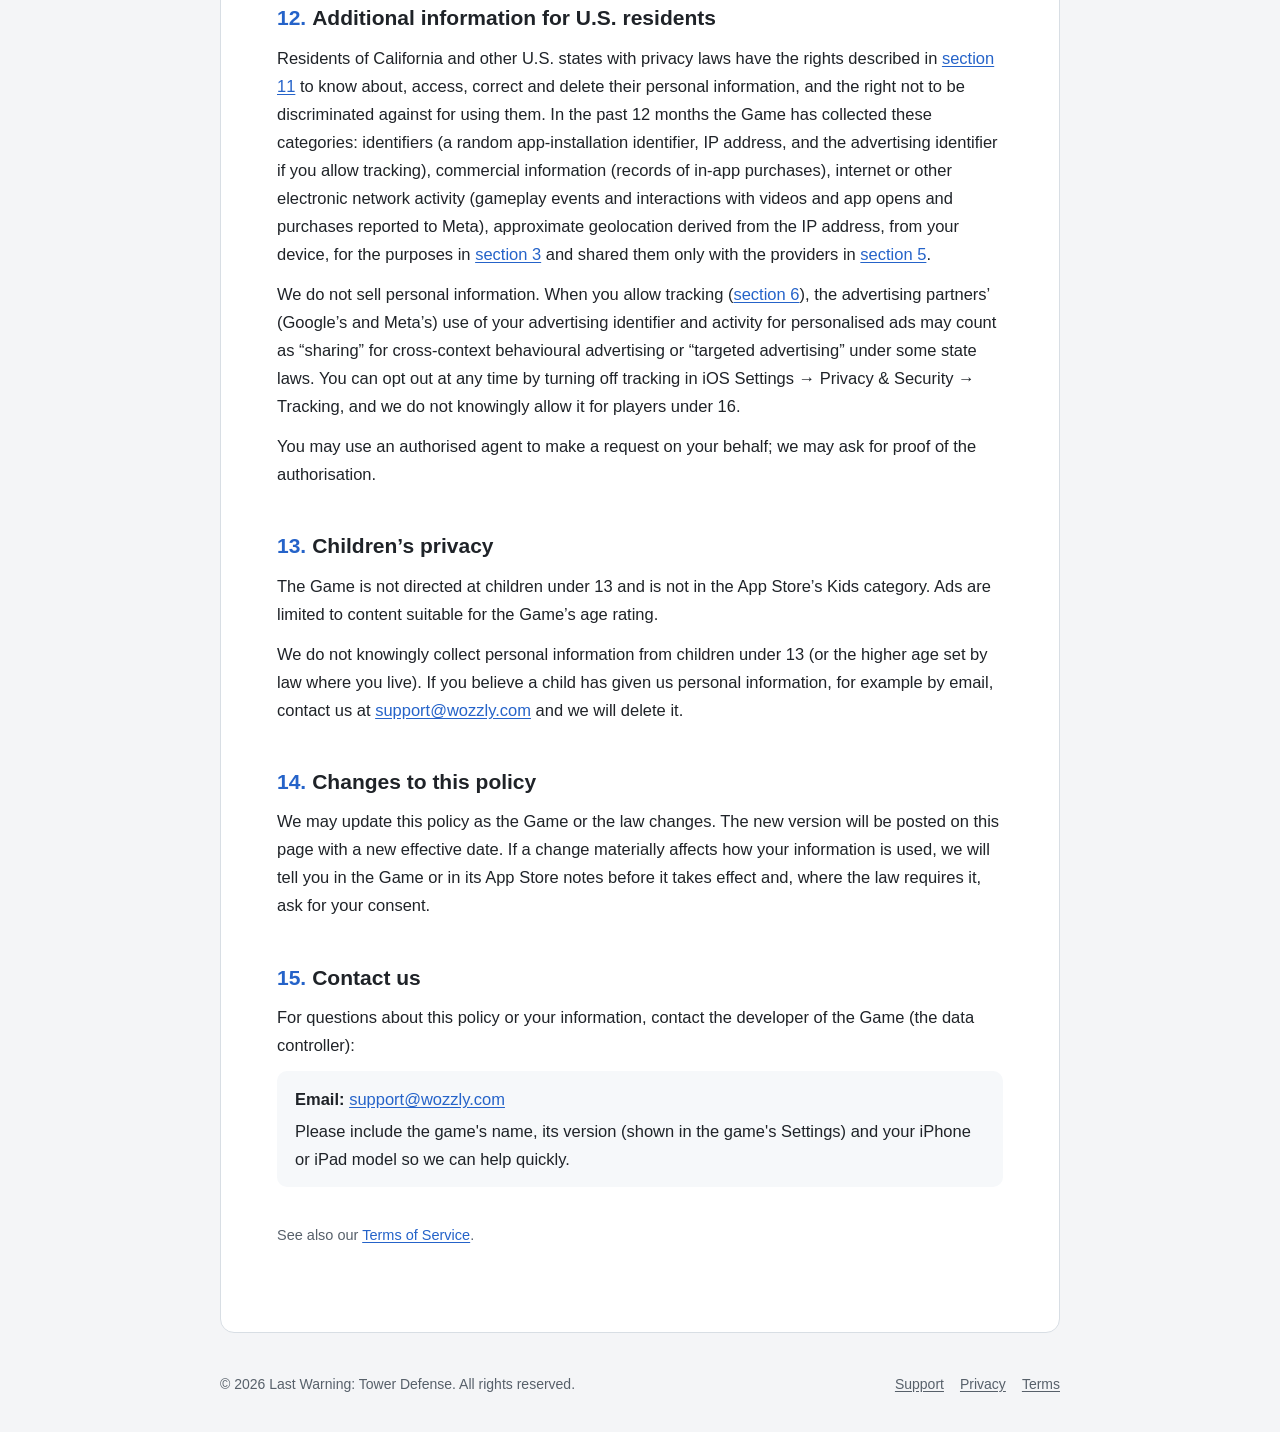
<file: messenger-privacy.html>
<!doctype html>
<html lang="en">
<head>
<meta charset="utf-8">
<meta name="viewport" content="width=device-width,initial-scale=1">
<title>Privacy Policy · Last Warning: Tower Defense</title>
<meta name="description" content="How Last Warning: Tower Defense collects, uses and protects information, and the choices you have.">
<link rel="icon" href="messenger-icon.png">
<link rel="stylesheet" href="legal.css">
</head>
<body style="--accent:#2563c9">
<header class="bar"><div class="wrap">
<a class="brand" href="messenger.html"><img src="messenger-icon.png" alt="">Last Warning: Tower Defense</a>
<nav><a href="messenger.html">Support</a><a href="messenger-privacy.html" class="on">Privacy</a><a href="messenger-terms.html">Terms</a></nav>
</div></header>
<main class="wrap"><article class="doc">
<p class="kicker">Last Warning: Tower Defense</p>
<h1>Privacy Policy</h1>
<p class="meta"><b>Effective date:</b> 23 October 2026 &nbsp;·&nbsp; <b>Last updated:</b> 20 November 2026</p>
<aside class="glance"><h2>At a glance</h2><ul><li>No account, no email: the Game never asks who you are (the weekly leaderboard keeps only a commander name, a picture, your country and your scores).</li><li>Your progress is saved on your device and in your own iCloud account; we never receive it.</li><li>Anonymous gameplay statistics (Google Firebase, without the advertising identifier) help us improve the levels.</li><li>Videos are optional. Ads are personalised only if you allow tracking in Apple’s question; you can change it in iOS Settings at any time.</li><li>Meta’s SDK tells Meta when the Game is installed and opened, and about purchases, so we can measure our ads on Facebook and Instagram.</li><li>Payments are handled by Apple. We never see your card or Apple Account.</li><li>We do not sell your personal information.</li></ul></aside>
<nav class="toc" aria-label="Contents"><h2>Contents</h2><ol><li><a href="#about">Who we are and what this policy covers</a></li><li><a href="#collect">Information we collect</a></li><li><a href="#use">How we use information</a></li><li><a href="#bases">Legal bases (EEA, UK and Switzerland)</a></li><li><a href="#partners">Third-party services</a></li><li><a href="#ads">Advertising and tracking</a></li><li><a href="#share">How we share information</a></li><li><a href="#transfers">International data transfers</a></li><li><a href="#retention">Data retention</a></li><li><a href="#security">Security</a></li><li><a href="#rights">Your choices and rights</a></li><li><a href="#us">Additional information for U.S. residents</a></li><li><a href="#children">Children’s privacy</a></li><li><a href="#changes">Changes to this policy</a></li><li><a href="#contact">Contact us</a></li></ol></nav>
<section id="about">
<h2><span class="n">1.</span>Who we are and what this policy covers</h2>
<p>This Privacy Policy explains how <strong>Last Warning: Tower Defense</strong> (the “Game”) collects, uses, shares and protects information when you
download and play it on an iPhone or iPad. The Game is developed and published by an independent developer (“we”, “us” or
“our”), who decides how the information described here is used and is the data controller for the purposes of data protection
law, such as the EU and UK General Data Protection Regulation (GDPR).</p>
<p>This policy applies to the Game and to its pages on this website. It does not apply to the App Store, to iCloud or to the
services of our partners, which have their own policies (linked in <a href="#partners">section 5</a>). Please read it together with our
<a href="messenger-terms.html">Terms of Service</a>.</p>
<p>The Game has <strong>no accounts</strong>: it never asks for your email address, phone number or password. For the weekly
Last Stand leaderboard, our server keeps a random player id, the name you type (or the default name), the picture you choose,
your country and your weekly scores; turning off “Show me in rankings” in Settings deletes them.</p>
</section>
<section id="collect">
<h2><span class="n">2.</span>Information we collect</h2>
<p>The table below lists everything the Game handles. We do not ask for or collect your real name, email address (unless you write to
us), contacts, precise location, health data or browsing history.</p>
<div class="table"><table><thead><tr><th>Information</th><th>What it is</th><th>Why</th><th>Who receives it</th></tr></thead><tbody><tr><td data-label="Information">Game progress and settings</td><td data-label="What it is">Your levels and stars, coins, lives, boosters, medals, paint jobs, Season Pass progress, settings, a record of each purchase so it is never given twice, and a short history of the levels you played (result and time), kept for the game itself. Saved on your device and, if you are signed in to iCloud, in your own iCloud account (Apple’s key-value storage).</td><td data-label="Why">To save your game, bring it back after a reinstall and keep it in step on your devices.</td><td data-label="Who receives it">Nobody: it stays on your device and in your iCloud account (Apple). We never receive it.</td></tr><tr><td data-label="Information">Gameplay statistics</td><td data-label="What it is">Events such as “level started”, “level won” or “level lost” (with the wave reached and the time spent playing), “booster used”, “video watched”, menus opened, research and purchases made, each with the level number and counts. With them: a random player identifier made by the Game (kept in your iCloud save, so your devices count as one player; never your name, email or Apple Account), phone model, iOS and app version, language, approximate country or region (from the IP address) and session times.</td><td data-label="Why">To learn which levels are too hard, too easy or not fun, and to fix problems.</td><td data-label="Who receives it">Google (Firebase Analytics), as our service provider.</td></tr><tr><td data-label="Information">Weekly leaderboard (Last Stand)</td><td data-label="What it is">A random player id, the commander name you type (or the default: your Game Center name or a call sign), the picture you choose, your country (from your device’s Region setting), your weekly scores and run numbers (waves, play time, app version), and names other players report.</td><td data-label="Why">To show the weekly rankings and titles, and to review reported names.</td><td data-label="Who receives it">Microsoft Azure, our hosting provider (United States).</td></tr><tr><td data-label="Information">Advertising data</td><td data-label="What it is">Only when a rewarded video is requested or shown: device and network information (such as device model, iOS version, IP address, language, approximate location derived from the IP address), and how you interacted with the video. If you allow tracking (see <a href="#ads">section 6</a>), also your device’s advertising identifier (IDFA).</td><td data-label="Why">To show, measure, cap and pay for the videos you choose to watch, and to prevent fraud.</td><td data-label="Who receives it">Google (AdMob) and the advertising partners it works with.</td></tr><tr><td data-label="Information">Install and purchase measurement</td><td data-label="What it is">When the Game is opened: that it was installed and opened, in-app purchases made (product and price), device and app information (such as device model, iOS and app version, language and time zone) and the IP address. If you allow tracking (see <a href="#ads">section 6</a>), also your device’s advertising identifier (IDFA).</td><td data-label="Why">To learn whether our ads on Facebook and Instagram lead to people installing and enjoying the Game.</td><td data-label="Who receives it">Meta (Facebook SDK).</td></tr><tr><td data-label="Information">Purchases</td><td data-label="What it is">What you bought and when, and Apple’s transaction records. Apple handles payment; we never see your card, name, email or Apple Account.</td><td data-label="Why">To deliver what you bought, prevent double delivery and let you restore purchases.</td><td data-label="Who receives it">Apple.</td></tr><tr><td data-label="Information">Messages you send us</td><td data-label="What it is">Your email address and whatever you write, if you contact us.</td><td data-label="Why">To answer you.</td><td data-label="Who receives it">Nobody.</td></tr></tbody></table></div>
</section>
<section id="use">
<h2><span class="n">3.</span>How we use information</h2>
<ul><li>To run the Game and save your progress (including across your devices through iCloud).</li><li>To deliver in-app purchases, prevent them from being given twice and restore them where possible.</li><li>To offer optional rewarded videos, and give you the reward when you watch one.</li><li>To understand how the Game is played (for example where players get stuck) and improve its levels and features.</li><li>To keep the Game secure and prevent fraud and abuse.</li><li>To answer your questions and requests.</li><li>To comply with the law and enforce our Terms of Service.</li></ul><p>We do not use your information to make decisions about you that have legal or similarly significant effects.</p>
</section>
<section id="bases">
<h2><span class="n">4.</span>Legal bases (EEA, UK and Switzerland)</h2>
<p>Where the GDPR or similar laws apply, we rely on the following legal bases:</p><ul><li><strong>Performance of a contract</strong>: running the Game, saving your progress and delivering what you buy.</li><li><strong>Consent</strong>: where the law requires it (for example in the EEA, the UK and Switzerland), for the advertising partners’ use of your device for ads, collected through Google’s consent form and, for personalised ads and for Meta’s use of your advertising identifier, Apple’s tracking question. You can withdraw consent at any time (<a href="#rights">section 11</a>).</li><li><strong>Legitimate interests</strong>: measuring and improving the Game with statistics that do not identify you by name and are not used for advertising, and showing non-personalised rewarded videos that keep the Game free.</li><li><strong>Legitimate interests</strong>: measuring, in aggregate, whether our ads on Facebook and Instagram work.</li><li><strong>Legal obligation</strong>: keeping records and responding to lawful requests where the law requires it.</li></ul>
</section>
<section id="partners">
<h2><span class="n">5.</span>Third-party services</h2>
<p>The Game uses these services. Each processes information as described in its own policy:</p><div class="table"><table><thead><tr><th>Provider</th><th>Service</th><th>Purpose</th><th>Policy</th></tr></thead><tbody><tr><td data-label="Provider">Apple Inc.</td><td data-label="Service">App Store, In-App Purchase, iCloud key-value storage</td><td data-label="Purpose">Downloads, payments and refunds; keeps your save in your own iCloud account</td><td data-label="Policy"><a href="https://www.apple.com/legal/privacy/">Apple Privacy Policy</a></td></tr><tr><td data-label="Provider">Google AdMob (Google LLC; Google Ireland Ltd. in the EEA and UK)</td><td data-label="Service">Rewarded video ads and the consent form</td><td data-label="Purpose">Showing, measuring and paying for the videos you choose to watch</td><td data-label="Policy"><a href="https://policies.google.com/privacy">Google Privacy Policy</a>; <a href="https://policies.google.com/technologies/partner-sites">How Google uses information from apps that use its services</a></td></tr><tr><td data-label="Provider">Google Analytics for Firebase (Google LLC)</td><td data-label="Service">Gameplay statistics, without the advertising identifier</td><td data-label="Purpose">Understanding and improving the Game</td><td data-label="Policy"><a href="https://firebase.google.com/support/privacy">Privacy and Security in Firebase</a>; <a href="https://policies.google.com/privacy">Google Privacy Policy</a></td></tr><tr><td data-label="Provider">Meta Platforms, Inc. (Meta Platforms Ireland Ltd. in the EEA and UK)</td><td data-label="Service">Facebook SDK, app events only</td><td data-label="Purpose">Measuring our ads on Facebook and Instagram</td><td data-label="Policy"><a href="https://www.facebook.com/privacy/policy/">Meta Privacy Policy</a></td></tr><tr><td data-label="Provider">Microsoft Azure (Microsoft Corporation)</td><td data-label="Service">Hosting of our leaderboard server (United States)</td><td data-label="Purpose">Keeping the weekly Last Stand rankings</td><td data-label="Policy"><a href="https://privacy.microsoft.com/privacystatement">Microsoft Privacy Statement</a></td></tr></tbody></table></div><p>We have chosen these services for their privacy and security commitments. We do not use social media sign-in, and the Game has no social media buttons or plug-ins: Meta’s SDK in the Game only measures our ads.</p>
</section>
<section id="ads">
<h2><span class="n">6.</span>Advertising and tracking</h2>
<p>The Game shows <strong>only rewarded videos that you choose to watch</strong>, for a life, a booster, double coins, another try after a loss or the daily gift. There are no banner ads
and no videos you did not ask for. The videos are served by Google AdMob, which may request them from other advertising
networks it works with (its “ad sources”). Google acts as an independent controller for some of this information; its
policies linked above apply.</p><h3><span class="n">6.1</span>Apple’s tracking question and personalised ads</h3>
<p>The first time the Game opens, current versions show Apple’s App Tracking Transparency question. Your answer decides the kind of videos you see:</p>
<ul><li><strong>Allow</strong>: Google and its partners may use your device’s advertising identifier (IDFA) and information about
your activity to show videos more relevant to you and to measure them. This counts as “tracking” under Apple’s rules.</li>
<li><strong>Ask App Not to Track</strong> (or if you never answer): the IDFA is not available to the Game or its partners, and the
Game asks Google for non-personalised ads only.</li></ul>
<p>You can change your answer at any time in iOS Settings → Privacy &amp; Security → Tracking. The Game plays exactly the same
either way. Ads are limited to content suitable for the Game’s age rating. Apple’s SKAdNetwork may also tell advertisers,
in aggregate and without identifying you, that an ad led to an app being installed.</p><h3><span class="n">6.2</span>Measuring our ads on Facebook and Instagram</h3>
<p>We advertise the Game on Facebook and Instagram. To learn which ads lead to installs and purchases, the Game includes
Meta’s SDK, which tells Meta when the Game is installed and opened and about purchases made in it (see <a href="#collect">section 2</a>). It
offers no Facebook sign-in or sharing and does not read your Facebook account. If you allow tracking, Meta may use your
advertising identifier to measure these ads and to improve the ads it shows, including to you. If you do not, Meta receives
no advertising identifier and the results reach us only in aggregate (through Apple’s SKAdNetwork and Meta’s Aggregated Event
Measurement). Meta acts as an independent controller for some of this information; its policy linked above applies.</p><h3><span class="n">6.3</span>Consent in the EEA, the UK and Switzerland</h3>
<p>Where the law requires it, Google’s consent form is shown before any video is requested, and your choices there apply. You can change them later from “Privacy choices” in the Game’s Settings.</p>
</section>
<section id="share">
<h2><span class="n">7.</span>How we share information</h2>
<p><strong>We do not sell your personal information</strong>, and we do not share it with anyone except:</p><ul><li><strong>Service providers and partners</strong> listed in <a href="#partners">section 5</a>, for the purposes described there.</li><li><strong>Apple</strong>, which handles downloads, payments and your iCloud save.</li><li><strong>Authorities</strong>, if we are legally required to, or to protect the rights, safety and property of players, the public or us.</li><li><strong>A successor</strong>, if the Game is transferred to another developer or company, in which case this policy continues to apply to information already collected.</li></ul>
</section>
<section id="transfers">
<h2><span class="n">8.</span>International data transfers</h2>
<p>Our partners may process information in the United States and other countries whose data protection laws differ from those
where you live. When information from the EEA, the UK or Switzerland is transferred, they rely on recognised safeguards such
as the European Commission’s Standard Contractual Clauses or the EU–U.S. Data Privacy Framework and its UK and Swiss extensions.</p>
</section>
<section id="retention">
<h2><span class="n">9.</span>Data retention</h2>
<p>We keep information only as long as needed for the purposes above:</p><div class="table"><table><thead><tr><th>Information</th><th>How long</th></tr></thead><tbody><tr><td data-label="Information">Progress and settings</td><td data-label="How long">On your device until you delete the Game. The copy in your iCloud account stays there, under Apple’s control and yours, until removed through your iCloud settings.</td></tr><tr><td data-label="Information">Gameplay statistics</td><td data-label="How long">Up to 14 months, then deleted automatically by Firebase.</td></tr><tr><td data-label="Information">Advertising data</td><td data-label="How long">Kept by Google and its partners as described in their policies.</td></tr><tr><td data-label="Information">Install and purchase measurement</td><td data-label="How long">Kept by Meta as described in its policy.</td></tr><tr><td data-label="Information">Weekly leaderboard</td><td data-label="How long">Scores for 12 weeks; the player record until 12 months after your last run, or until you turn off “Show me in rankings”.</td></tr><tr><td data-label="Information">Purchase records</td><td data-label="How long">Kept by Apple under their policies, for as long as needed to restore purchases and meet legal obligations.</td></tr><tr><td data-label="Information">Your emails to us</td><td data-label="How long">Until your question is resolved, and normally deleted within 12 months.</td></tr></tbody></table></div>
</section>
<section id="security">
<h2><span class="n">10.</span>Security</h2>
<p>Information sent between the Game, our leaderboard server and our partners travels over encrypted connections (HTTPS). Because the Game has no accounts
and our server holds only the leaderboard’s data, there is very little about you that could be exposed. Still, no method of transmission
or storage is completely secure, and we cannot guarantee absolute security.</p>
</section>
<section id="rights">
<h2><span class="n">11.</span>Your choices and rights</h2>
<h3><span class="n">11.1</span>Choices in the Game and on your device</h3><ul><li>Allow or stop tracking at any time in iOS Settings → Privacy &amp; Security → Tracking.</li><li>Videos are optional: you can always play without them.</li><li>In the EEA, the UK and Switzerland, change your ad consent choices from “Privacy choices” in the Game’s Settings.</li><li>Turn off “Show me in rankings” in Settings to delete your name, picture, country and scores from our leaderboard server.</li><li>Delete the Game to remove everything it stored on your device.</li></ul>
<h3><span class="n">11.2</span>Your data protection rights</h3>
<p>Depending on where you live (for example in the EEA, the UK, Switzerland, Brazil, Canada or several U.S. states), you may have
the right to <strong>access</strong> the personal information we hold about you, to <strong>correct</strong> or <strong>delete</strong>
it, to <strong>restrict</strong> or <strong>object</strong> to how we use it, to receive it in a <strong>portable</strong> form, and to
<strong>withdraw consent</strong> at any time without affecting earlier processing.</p>
<p>To exercise any of these rights, email <a href="mailto:support@wozzly.com">support@wozzly.com</a>. Because the Game has no accounts and we do not know who
you are, please tell us the game version and roughly when you played so that we (and our partners, where relevant) can help.
We will answer within one month. You also have the right to complain to your local data protection authority.</p>
</section>
<section id="us">
<h2><span class="n">12.</span>Additional information for U.S. residents</h2>
<p>Residents of California and other U.S. states with privacy laws have the rights described in <a href="#rights">section 11</a> to know about, access,
correct and delete their personal information, and the right not to be discriminated against for using them. In the past
12 months the Game has collected these categories: identifiers (a random app-installation identifier, IP address, and the advertising identifier if you allow tracking), commercial information (records of in-app purchases), internet or other electronic network activity (gameplay events and interactions with videos and app opens and purchases reported to Meta), approximate geolocation derived from the IP address, from your device, for the purposes in <a href="#use">section 3</a> and
shared them only with the providers in <a href="#partners">section 5</a>.</p><p>We do not sell personal information. When you allow tracking (<a href="#ads">section 6</a>), the advertising partners’ (Google’s and Meta’s) use of your advertising identifier and activity for personalised ads may count as “sharing” for cross-context behavioural advertising or “targeted advertising” under some state laws. You can opt out at any time by turning off tracking in iOS Settings → Privacy &amp; Security → Tracking, and we do not knowingly allow it for players under 16.</p>
<p>You may use an authorised agent to make a request on your behalf; we may ask for proof of the authorisation.</p>
</section>
<section id="children">
<h2><span class="n">13.</span>Children’s privacy</h2>
<p>The Game is not directed at children under 13 and is not in the App Store’s Kids category. Ads are limited to content suitable for the Game’s age rating.</p><p>We do not knowingly collect personal information from children under 13 (or the higher age set by law where you live).
If you believe a child has given us personal information, for example by email, contact us at <a href="mailto:support@wozzly.com">support@wozzly.com</a> and we will delete it.</p>
</section>
<section id="changes">
<h2><span class="n">14.</span>Changes to this policy</h2>
<p>We may update this policy as the Game or the law changes. The new version will be posted on this page with a new effective
date. If a change materially affects how your information is used, we will tell you in the Game or in its App Store notes
before it takes effect and, where the law requires it, ask for your consent.</p>
</section>
<section id="contact">
<h2><span class="n">15.</span>Contact us</h2>
<p>For questions about this policy or your information, contact the developer of the Game (the data controller):</p><div class="contact"><p><strong>Email:</strong> <a href="mailto:support@wozzly.com">support@wozzly.com</a></p>
<p>Please include the game's name, its version (shown in the game's Settings) and your iPhone or iPad model so we can help quickly.</p></div>
</section>
<p class="meta" style="margin-top:36px">See also our <a href="messenger-terms.html">Terms of Service</a>.</p>
</article></main>
<footer class="foot"><div class="wrap"><span>© 2026 Last Warning: Tower Defense. All rights reserved.</span><nav><a href="messenger.html">Support</a><a href="messenger-privacy.html">Privacy</a><a href="messenger-terms.html">Terms</a></nav></div></footer>
</body>
</html>
</file>
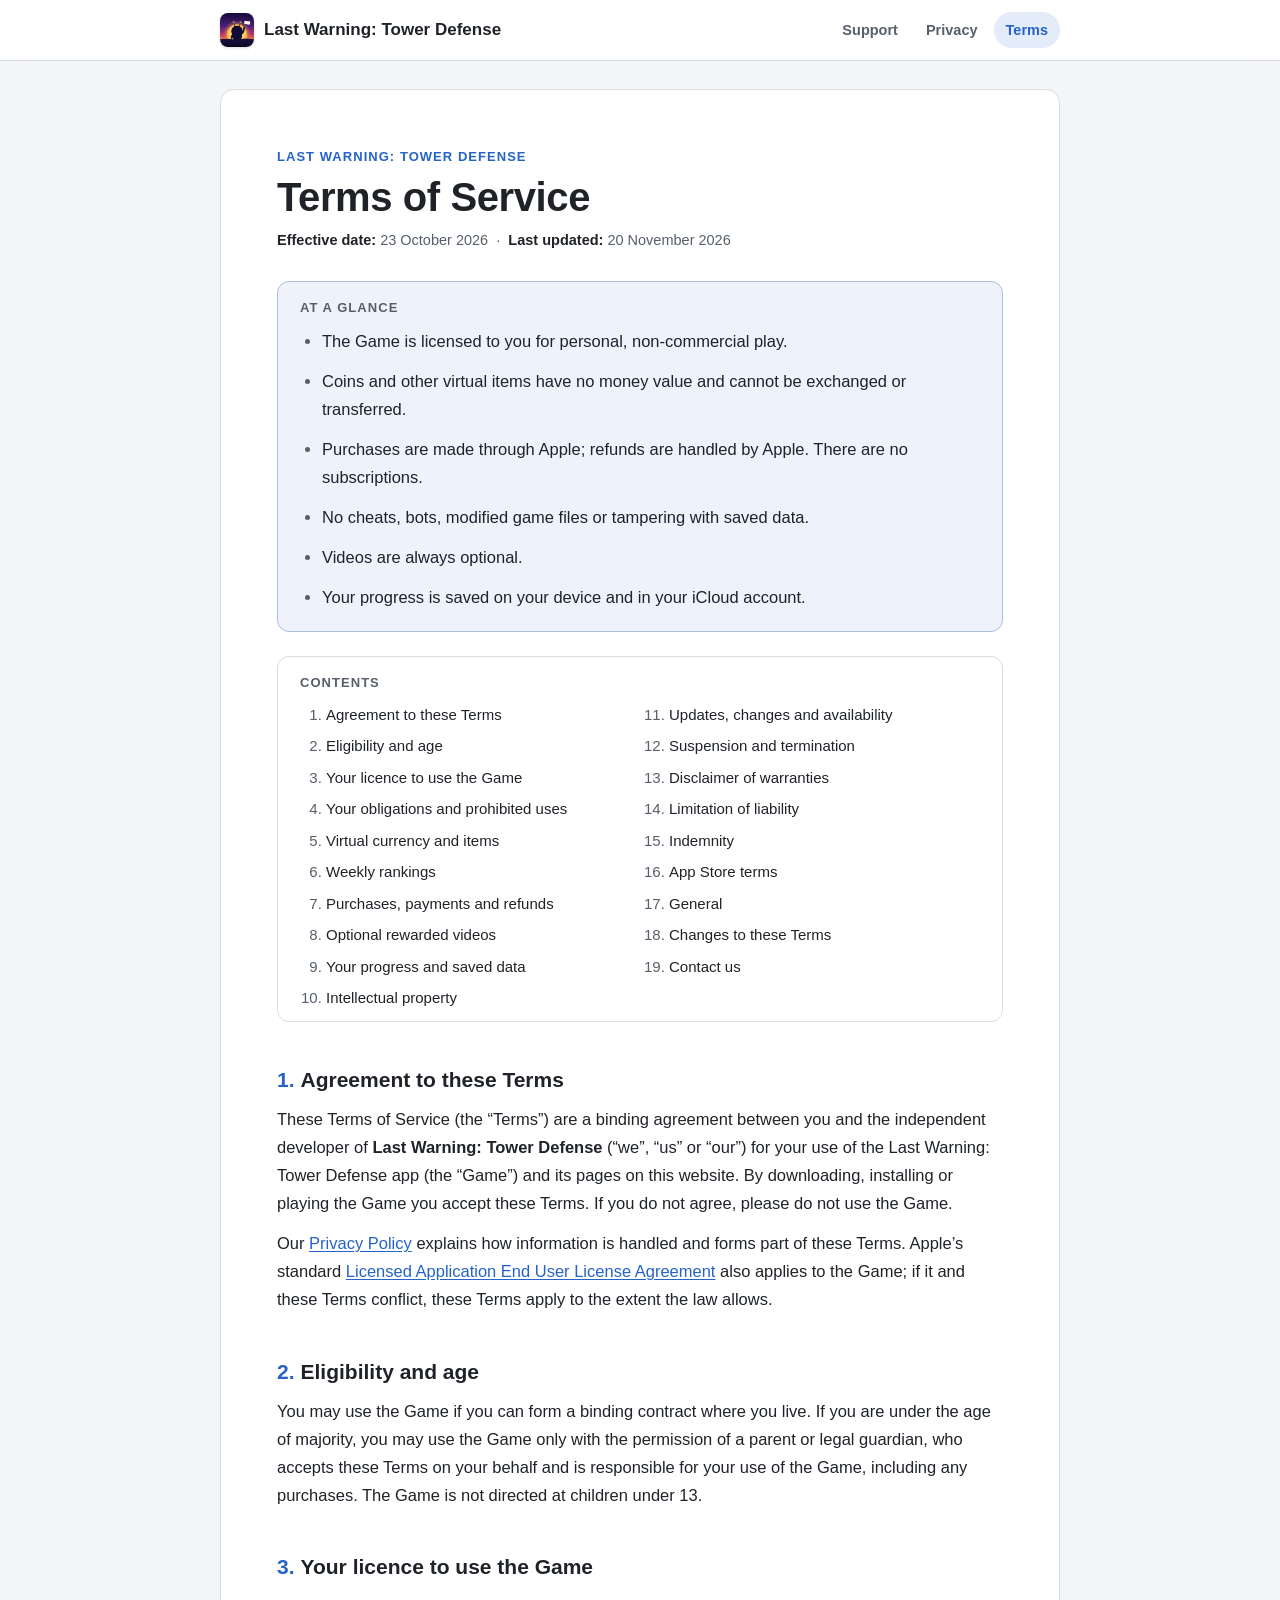
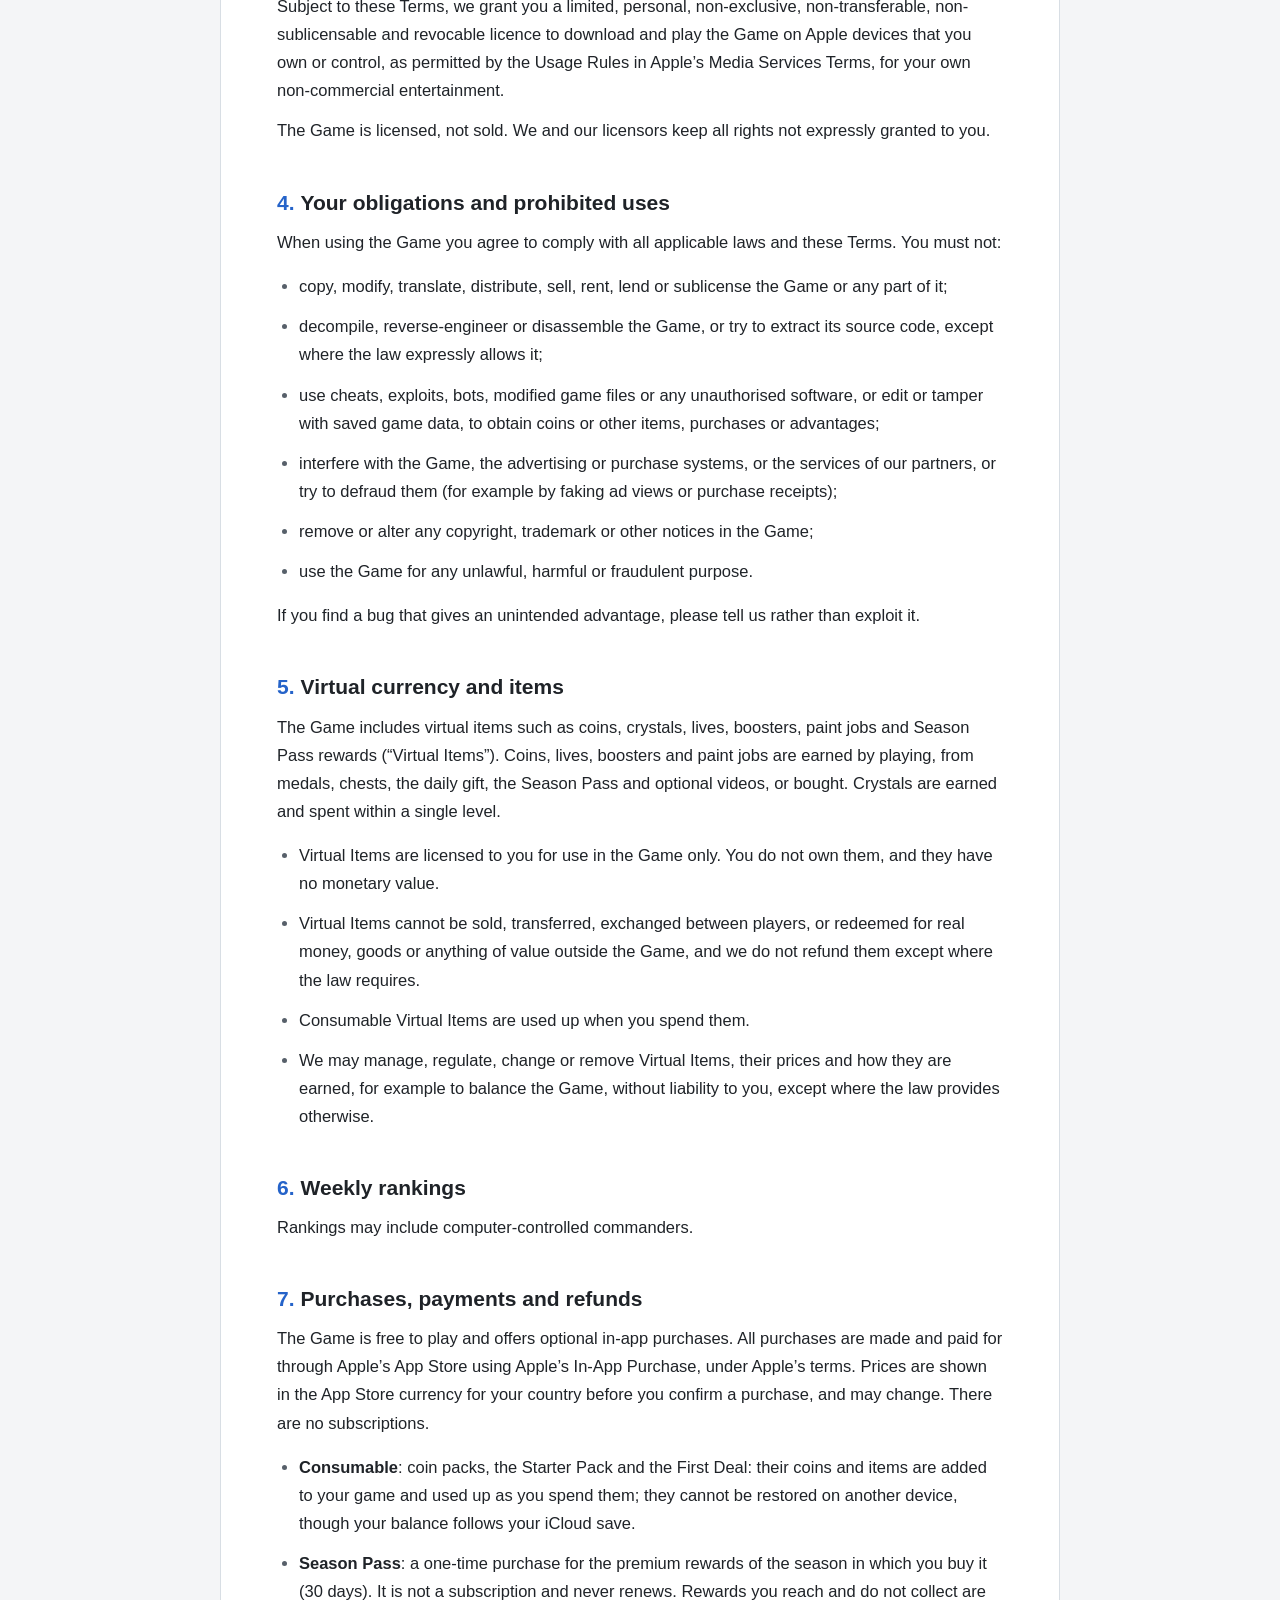
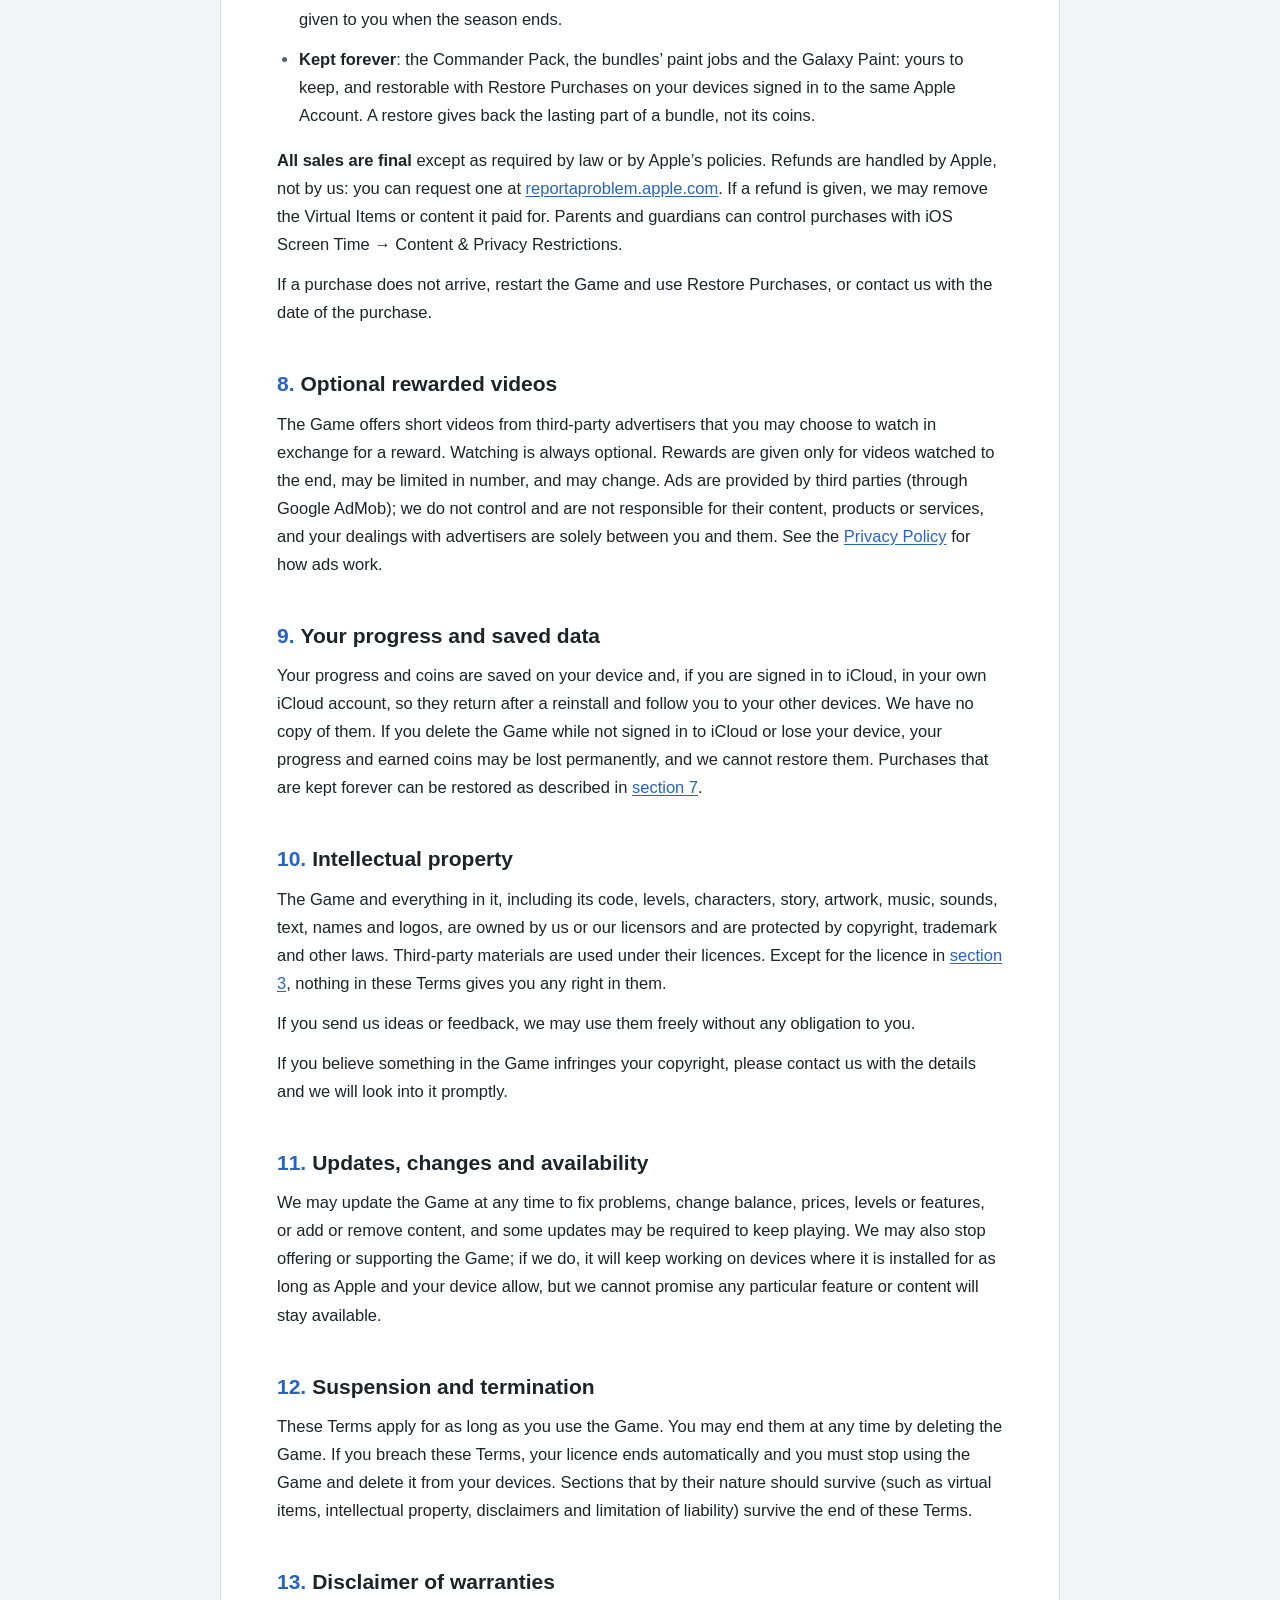
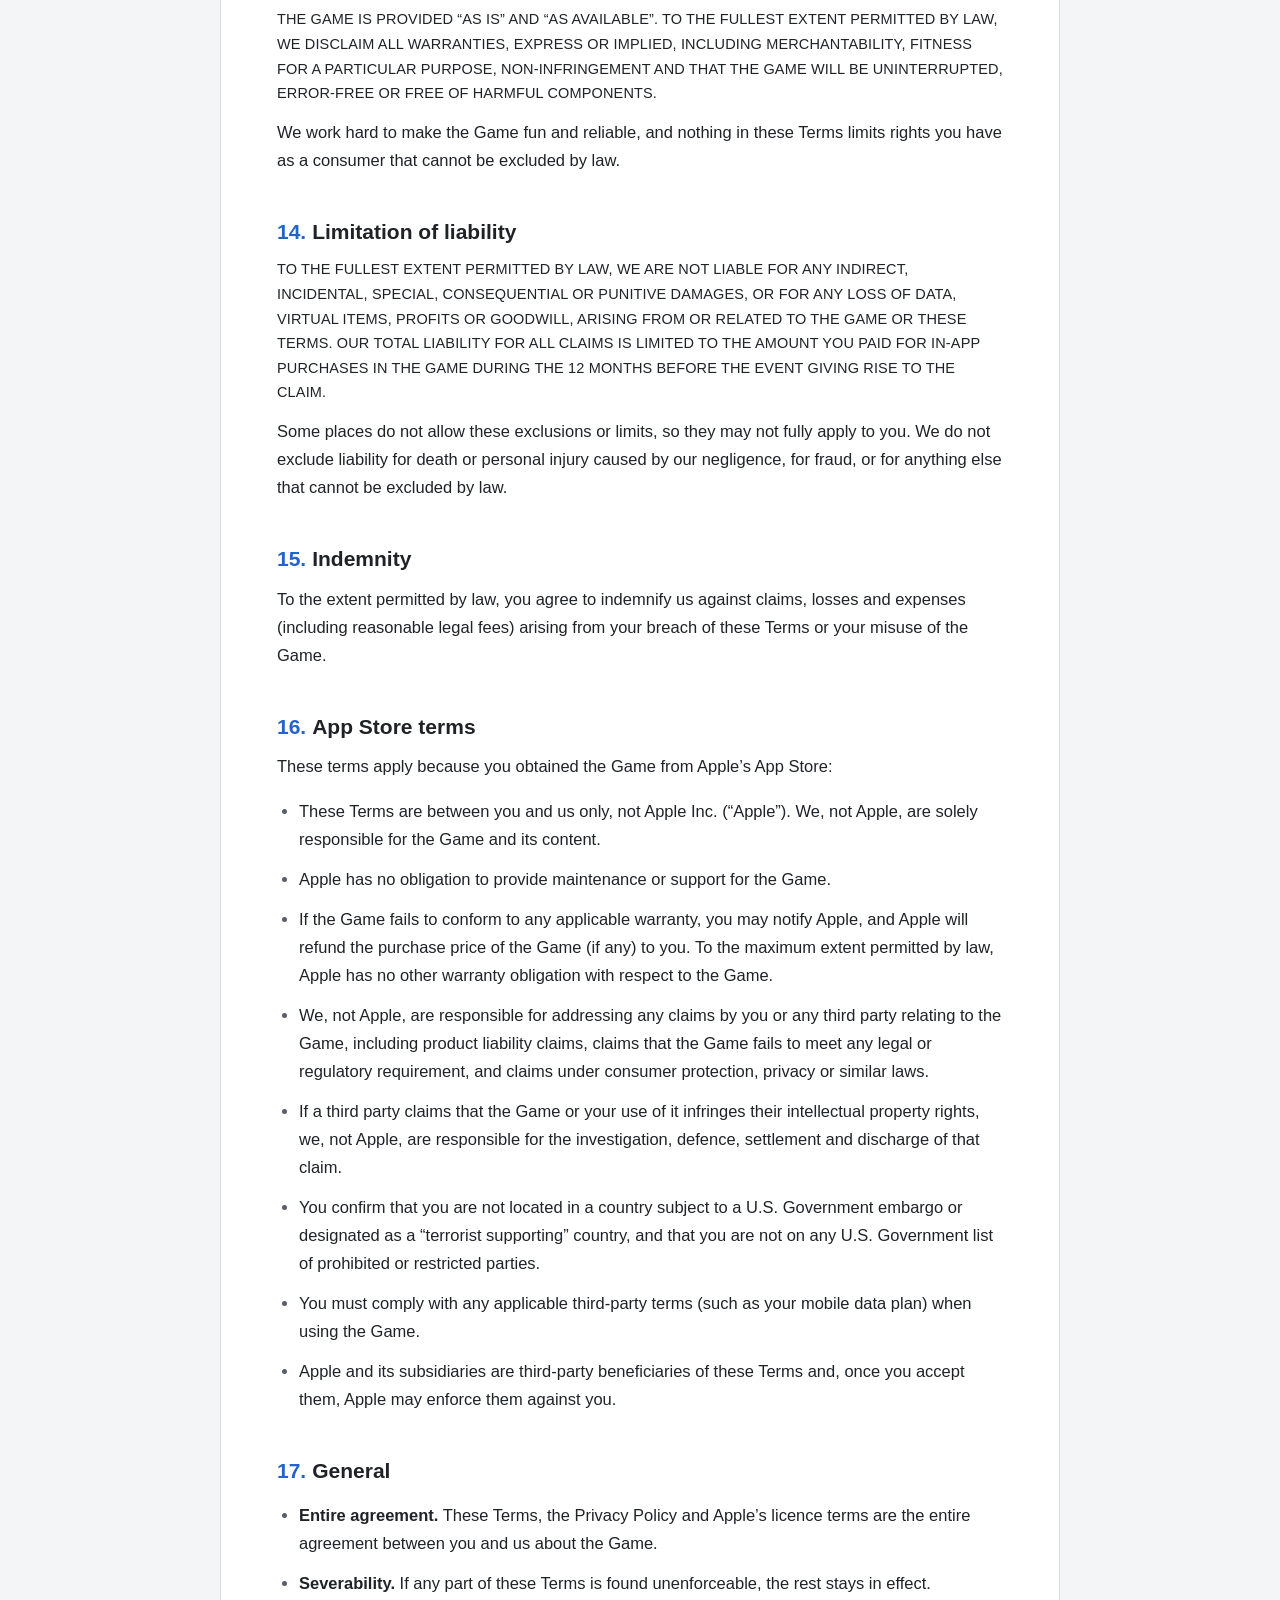
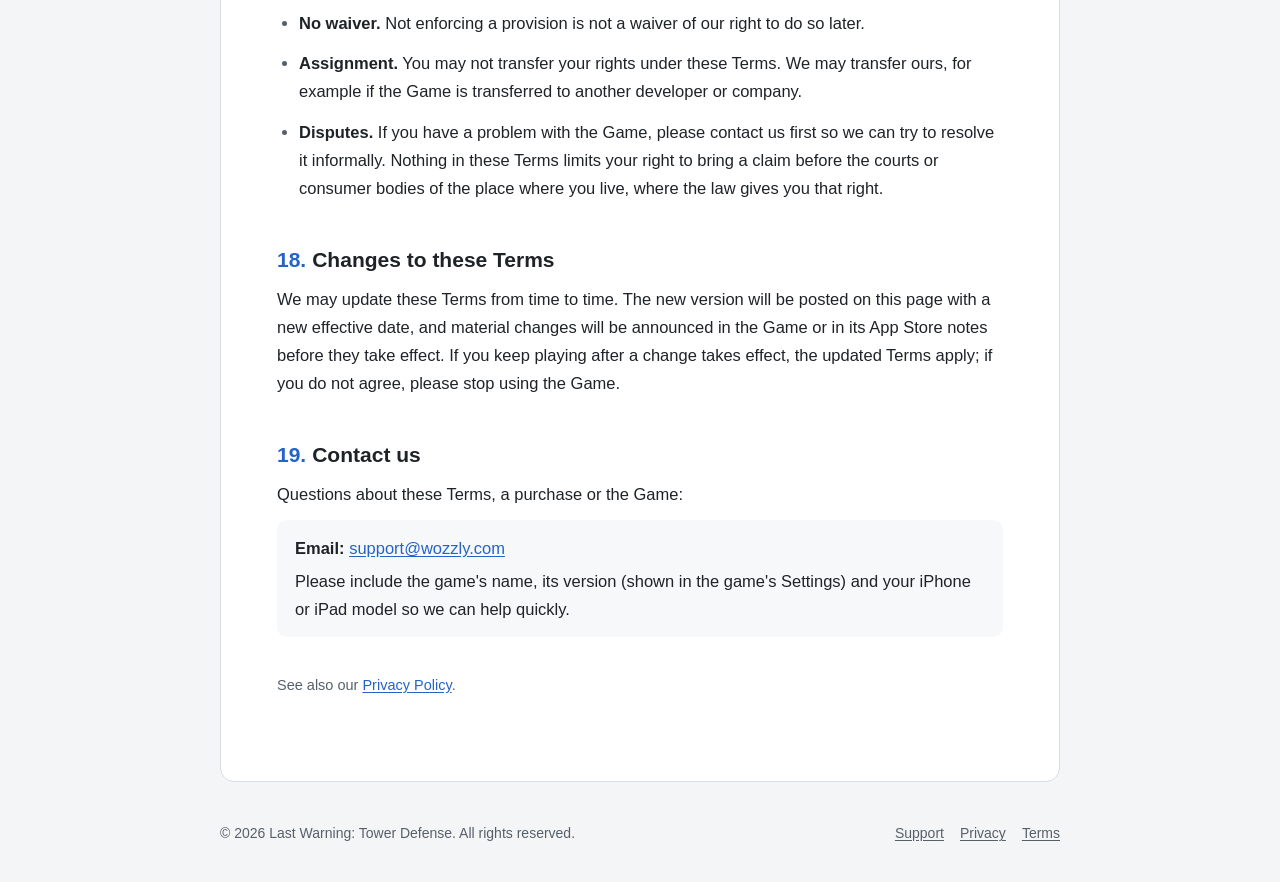
<file: messenger-terms.html>
<!doctype html>
<html lang="en">
<head>
<meta charset="utf-8">
<meta name="viewport" content="width=device-width,initial-scale=1">
<title>Terms of Service · Last Warning: Tower Defense</title>
<meta name="description" content="The terms that apply when you download and play Last Warning: Tower Defense.">
<link rel="icon" href="messenger-icon.png">
<link rel="stylesheet" href="legal.css">
</head>
<body style="--accent:#2563c9">
<header class="bar"><div class="wrap">
<a class="brand" href="messenger.html"><img src="messenger-icon.png" alt="">Last Warning: Tower Defense</a>
<nav><a href="messenger.html">Support</a><a href="messenger-privacy.html">Privacy</a><a href="messenger-terms.html" class="on">Terms</a></nav>
</div></header>
<main class="wrap"><article class="doc">
<p class="kicker">Last Warning: Tower Defense</p>
<h1>Terms of Service</h1>
<p class="meta"><b>Effective date:</b> 23 October 2026 &nbsp;·&nbsp; <b>Last updated:</b> 20 November 2026</p>
<aside class="glance"><h2>At a glance</h2><ul><li>The Game is licensed to you for personal, non-commercial play.</li><li>Coins and other virtual items have no money value and cannot be exchanged or transferred.</li><li>Purchases are made through Apple; refunds are handled by Apple. There are no subscriptions.</li><li>No cheats, bots, modified game files or tampering with saved data.</li><li>Videos are always optional.</li><li>Your progress is saved on your device and in your iCloud account.</li></ul></aside>
<nav class="toc" aria-label="Contents"><h2>Contents</h2><ol><li><a href="#agreement">Agreement to these Terms</a></li><li><a href="#eligibility">Eligibility and age</a></li><li><a href="#licence">Your licence to use the Game</a></li><li><a href="#conduct">Your obligations and prohibited uses</a></li><li><a href="#virtual">Virtual currency and items</a></li><li><a href="#rankings">Weekly rankings</a></li><li><a href="#purchases">Purchases, payments and refunds</a></li><li><a href="#videos">Optional rewarded videos</a></li><li><a href="#saves">Your progress and saved data</a></li><li><a href="#ip">Intellectual property</a></li><li><a href="#changes-game">Updates, changes and availability</a></li><li><a href="#termination">Suspension and termination</a></li><li><a href="#warranty">Disclaimer of warranties</a></li><li><a href="#liability">Limitation of liability</a></li><li><a href="#indemnity">Indemnity</a></li><li><a href="#apple">App Store terms</a></li><li><a href="#general">General</a></li><li><a href="#changes">Changes to these Terms</a></li><li><a href="#contact">Contact us</a></li></ol></nav>
<section id="agreement">
<h2><span class="n">1.</span>Agreement to these Terms</h2>
<p>These Terms of Service (the “Terms”) are a binding agreement between you and the independent developer of
<strong>Last Warning: Tower Defense</strong> (“we”, “us” or “our”) for your use of the Last Warning: Tower Defense app (the “Game”) and its pages on this website. By downloading,
installing or playing the Game you accept these Terms. If you do not agree, please do not use the Game.</p>
<p>Our <a href="messenger-privacy.html">Privacy Policy</a> explains how information is handled and forms part of these Terms. Apple’s standard
<a href="https://www.apple.com/legal/internet-services/itunes/dev/stdeula/">Licensed Application End User License Agreement</a> also applies to the Game; if it and these Terms conflict, these Terms apply to the extent the law allows.</p>
</section>
<section id="eligibility">
<h2><span class="n">2.</span>Eligibility and age</h2>
<p>You may use the Game if you can form a binding contract where you live. If you are under the age of majority, you may use the
Game only with the permission of a parent or legal guardian, who accepts these Terms on your behalf and is responsible for your
use of the Game, including any purchases. The Game is not directed at children under 13.</p>
</section>
<section id="licence">
<h2><span class="n">3.</span>Your licence to use the Game</h2>
<p>Subject to these Terms, we grant you a limited, personal, non-exclusive, non-transferable, non-sublicensable and revocable licence
to download and play the Game on Apple devices that you own or control, as permitted by the Usage Rules in Apple’s Media
Services Terms, for your own non-commercial entertainment.</p>
<p>The Game is licensed, not sold. We and our licensors keep all rights not expressly granted to you.</p>
</section>
<section id="conduct">
<h2><span class="n">4.</span>Your obligations and prohibited uses</h2>
<p>When using the Game you agree to comply with all applicable laws and these Terms. You must not:</p><ul><li>copy, modify, translate, distribute, sell, rent, lend or sublicense the Game or any part of it;</li><li>decompile, reverse-engineer or disassemble the Game, or try to extract its source code, except where the law expressly allows it;</li><li>use cheats, exploits, bots, modified game files or any unauthorised software, or edit or tamper with saved game data, to obtain coins or other items, purchases or advantages;</li><li>interfere with the Game, the advertising or purchase systems, or the services of our partners, or try to defraud them (for example by faking ad views or purchase receipts);</li><li>remove or alter any copyright, trademark or other notices in the Game;</li><li>use the Game for any unlawful, harmful or fraudulent purpose.</li></ul><p>If you find a bug that gives an unintended advantage, please tell us rather than exploit it.</p>
</section>
<section id="virtual">
<h2><span class="n">5.</span>Virtual currency and items</h2>
<p>The Game includes virtual items such as coins, crystals, lives, boosters, paint jobs and Season Pass rewards (“Virtual Items”). Coins, lives, boosters and paint jobs are earned by playing, from medals, chests, the daily gift, the Season Pass and optional videos, or bought. Crystals are earned and spent within a single level.</p><ul><li>Virtual Items are licensed to you for use in the Game only. You do not own them, and they have no monetary value.</li><li>Virtual Items cannot be sold, transferred, exchanged between players, or redeemed for real money, goods or anything of value outside the Game, and we do not refund them except where the law requires.</li><li>Consumable Virtual Items are used up when you spend them.</li><li>We may manage, regulate, change or remove Virtual Items, their prices and how they are earned, for example to balance the Game, without liability to you, except where the law provides otherwise.</li></ul>
</section>
<section id="rankings">
<h2><span class="n">6.</span>Weekly rankings</h2>
<p>Rankings may include computer-controlled commanders.</p>
</section>
<section id="purchases">
<h2><span class="n">7.</span>Purchases, payments and refunds</h2>
<p>The Game is free to play and offers optional in-app purchases. All purchases are made and paid for through Apple’s App Store using Apple’s
In-App Purchase, under Apple’s terms. Prices are shown in the App Store currency for your country before you confirm a purchase,
and may change. There are no subscriptions.</p><ul><li><strong>Consumable</strong>: coin packs, the Starter Pack and the First Deal: their coins and items are added to your game and used up as you spend them; they cannot be restored on another device, though your balance follows your iCloud save.</li><li><strong>Season Pass</strong>: a one-time purchase for the premium rewards of the season in which you buy it (30 days). It is not a subscription and never renews. Rewards you reach and do not collect are given to you when the season ends.</li><li><strong>Kept forever</strong>: the Commander Pack, the bundles’ paint jobs and the Galaxy Paint: yours to keep, and restorable with Restore Purchases on your devices signed in to the same Apple Account. A restore gives back the lasting part of a bundle, not its coins.</li></ul>
<p><strong>All sales are final</strong> except as required by law or by Apple’s policies. Refunds are handled by Apple, not by us: you can request one at
<a href="https://reportaproblem.apple.com">reportaproblem.apple.com</a>. If a refund is given, we may remove the Virtual Items or content it paid for. Parents and guardians can control purchases with
iOS Screen Time → Content &amp; Privacy Restrictions.</p>
<p>If a purchase does not arrive, restart the Game and use Restore Purchases, or contact us with the date of the purchase.</p>
</section>
<section id="videos">
<h2><span class="n">8.</span>Optional rewarded videos</h2>
<p>The Game offers short videos from third-party advertisers that you may choose to watch in exchange for a reward. Watching is always
optional. Rewards are given only for videos watched to the end, may be limited in number, and may change. Ads are provided by
third parties (through Google AdMob); we do not control and are not responsible for their content, products or services, and your
dealings with advertisers are solely between you and them. See the <a href="messenger-privacy.html">Privacy Policy</a> for how ads work.</p>
</section>
<section id="saves">
<h2><span class="n">9.</span>Your progress and saved data</h2>
<p>Your progress and coins are saved on your device and, if you are signed in to iCloud, in your own iCloud account, so they return after a reinstall and follow you to your other devices. We have no copy of them. If you delete the Game while not signed in to iCloud or lose
your device, your progress and earned coins may be lost permanently, and we cannot restore them. Purchases that are kept forever can be restored as
described in <a href="#purchases">section 7</a>.</p>
</section>
<section id="ip">
<h2><span class="n">10.</span>Intellectual property</h2>
<p>The Game and everything in it, including its code, levels, characters, story, artwork, music, sounds, text, names and logos, are owned
by us or our licensors and are protected by copyright, trademark and other laws. Third-party materials are used under their licences.
Except for the licence in <a href="#licence">section 3</a>, nothing in these Terms gives you any right in them.</p>
<p>If you send us ideas or feedback, we may use them freely without any obligation to you.</p>
<p>If you believe something in the Game infringes your copyright, please contact us with the details and we will look into it promptly.</p>
</section>
<section id="changes-game">
<h2><span class="n">11.</span>Updates, changes and availability</h2>
<p>We may update the Game at any time to fix problems, change balance, prices, levels or features, or add or remove content, and some
updates may be required to keep playing. We may also stop offering or supporting the Game; if we do, it will keep working on devices
where it is installed for as long as Apple and your device allow, but we cannot promise any particular feature or content will stay
available.</p>
</section>
<section id="termination">
<h2><span class="n">12.</span>Suspension and termination</h2>
<p>These Terms apply for as long as you use the Game. You may end them at any time by deleting the Game. If you breach these Terms,
your licence ends automatically and you must stop using the Game and delete it from your devices. Sections
that by their nature should survive (such as virtual items, intellectual property, disclaimers and limitation of liability) survive the end
of these Terms.</p>
</section>
<section id="warranty">
<h2><span class="n">13.</span>Disclaimer of warranties</h2>
<p class="caps">The Game is provided “as is” and “as available”. To the fullest extent permitted by law, we disclaim all warranties, express or
implied, including merchantability, fitness for a particular purpose, non-infringement and that the Game will be uninterrupted, error-free
or free of harmful components.</p>
<p>We work hard to make the Game fun and reliable, and nothing in these Terms limits rights you have as a consumer that cannot be excluded by law.</p>
</section>
<section id="liability">
<h2><span class="n">14.</span>Limitation of liability</h2>
<p class="caps">To the fullest extent permitted by law, we are not liable for any indirect, incidental, special, consequential or punitive damages,
or for any loss of data, virtual items, profits or goodwill, arising from or related to the Game or these Terms. Our total liability for all
claims is limited to the amount you paid for in-app purchases in the Game during the 12 months before the event giving rise to the claim.</p>
<p>Some places do not allow these exclusions or limits, so they may not fully apply to you. We do not exclude liability for death or personal
injury caused by our negligence, for fraud, or for anything else that cannot be excluded by law.</p>
</section>
<section id="indemnity">
<h2><span class="n">15.</span>Indemnity</h2>
<p>To the extent permitted by law, you agree to indemnify us against claims, losses and expenses (including reasonable legal fees) arising from
your breach of these Terms or your misuse of the Game.</p>
</section>
<section id="apple">
<h2><span class="n">16.</span>App Store terms</h2>
<p>These terms apply because you obtained the Game from Apple’s App Store:</p><ul><li>These Terms are between you and us only, not Apple Inc. (“Apple”). We, not Apple, are solely responsible for the Game and its content.</li><li>Apple has no obligation to provide maintenance or support for the Game.</li><li>If the Game fails to conform to any applicable warranty, you may notify Apple, and Apple will refund the purchase price of the Game (if any) to you. To the maximum extent permitted by law, Apple has no other warranty obligation with respect to the Game.</li><li>We, not Apple, are responsible for addressing any claims by you or any third party relating to the Game, including product liability claims, claims that the Game fails to meet any legal or regulatory requirement, and claims under consumer protection, privacy or similar laws.</li><li>If a third party claims that the Game or your use of it infringes their intellectual property rights, we, not Apple, are responsible for the investigation, defence, settlement and discharge of that claim.</li><li>You confirm that you are not located in a country subject to a U.S. Government embargo or designated as a “terrorist supporting” country, and that you are not on any U.S. Government list of prohibited or restricted parties.</li><li>You must comply with any applicable third-party terms (such as your mobile data plan) when using the Game.</li><li>Apple and its subsidiaries are third-party beneficiaries of these Terms and, once you accept them, Apple may enforce them against you.</li></ul>
</section>
<section id="general">
<h2><span class="n">17.</span>General</h2>
<ul><li><strong>Entire agreement.</strong> These Terms, the Privacy Policy and Apple’s licence terms are the entire agreement between you and us about the Game.</li><li><strong>Severability.</strong> If any part of these Terms is found unenforceable, the rest stays in effect.</li><li><strong>No waiver.</strong> Not enforcing a provision is not a waiver of our right to do so later.</li><li><strong>Assignment.</strong> You may not transfer your rights under these Terms. We may transfer ours, for example if the Game is transferred to another developer or company.</li><li><strong>Disputes.</strong> If you have a problem with the Game, please contact us first so we can try to resolve it informally. Nothing in these Terms limits your right to bring a claim before the courts or consumer bodies of the place where you live, where the law gives you that right.</li></ul>
</section>
<section id="changes">
<h2><span class="n">18.</span>Changes to these Terms</h2>
<p>We may update these Terms from time to time. The new version will be posted on this page with a new effective date, and material changes
will be announced in the Game or in its App Store notes before they take effect. If you keep playing after a change takes effect, the updated
Terms apply; if you do not agree, please stop using the Game.</p>
</section>
<section id="contact">
<h2><span class="n">19.</span>Contact us</h2>
<p>Questions about these Terms, a purchase or the Game:</p><div class="contact"><p><strong>Email:</strong> <a href="mailto:support@wozzly.com">support@wozzly.com</a></p>
<p>Please include the game's name, its version (shown in the game's Settings) and your iPhone or iPad model so we can help quickly.</p></div>
</section>
<p class="meta" style="margin-top:36px">See also our <a href="messenger-privacy.html">Privacy Policy</a>.</p>
</article></main>
<footer class="foot"><div class="wrap"><span>© 2026 Last Warning: Tower Defense. All rights reserved.</span><nav><a href="messenger.html">Support</a><a href="messenger-privacy.html">Privacy</a><a href="messenger-terms.html">Terms</a></nav></div></footer>
</body>
</html>
</file>
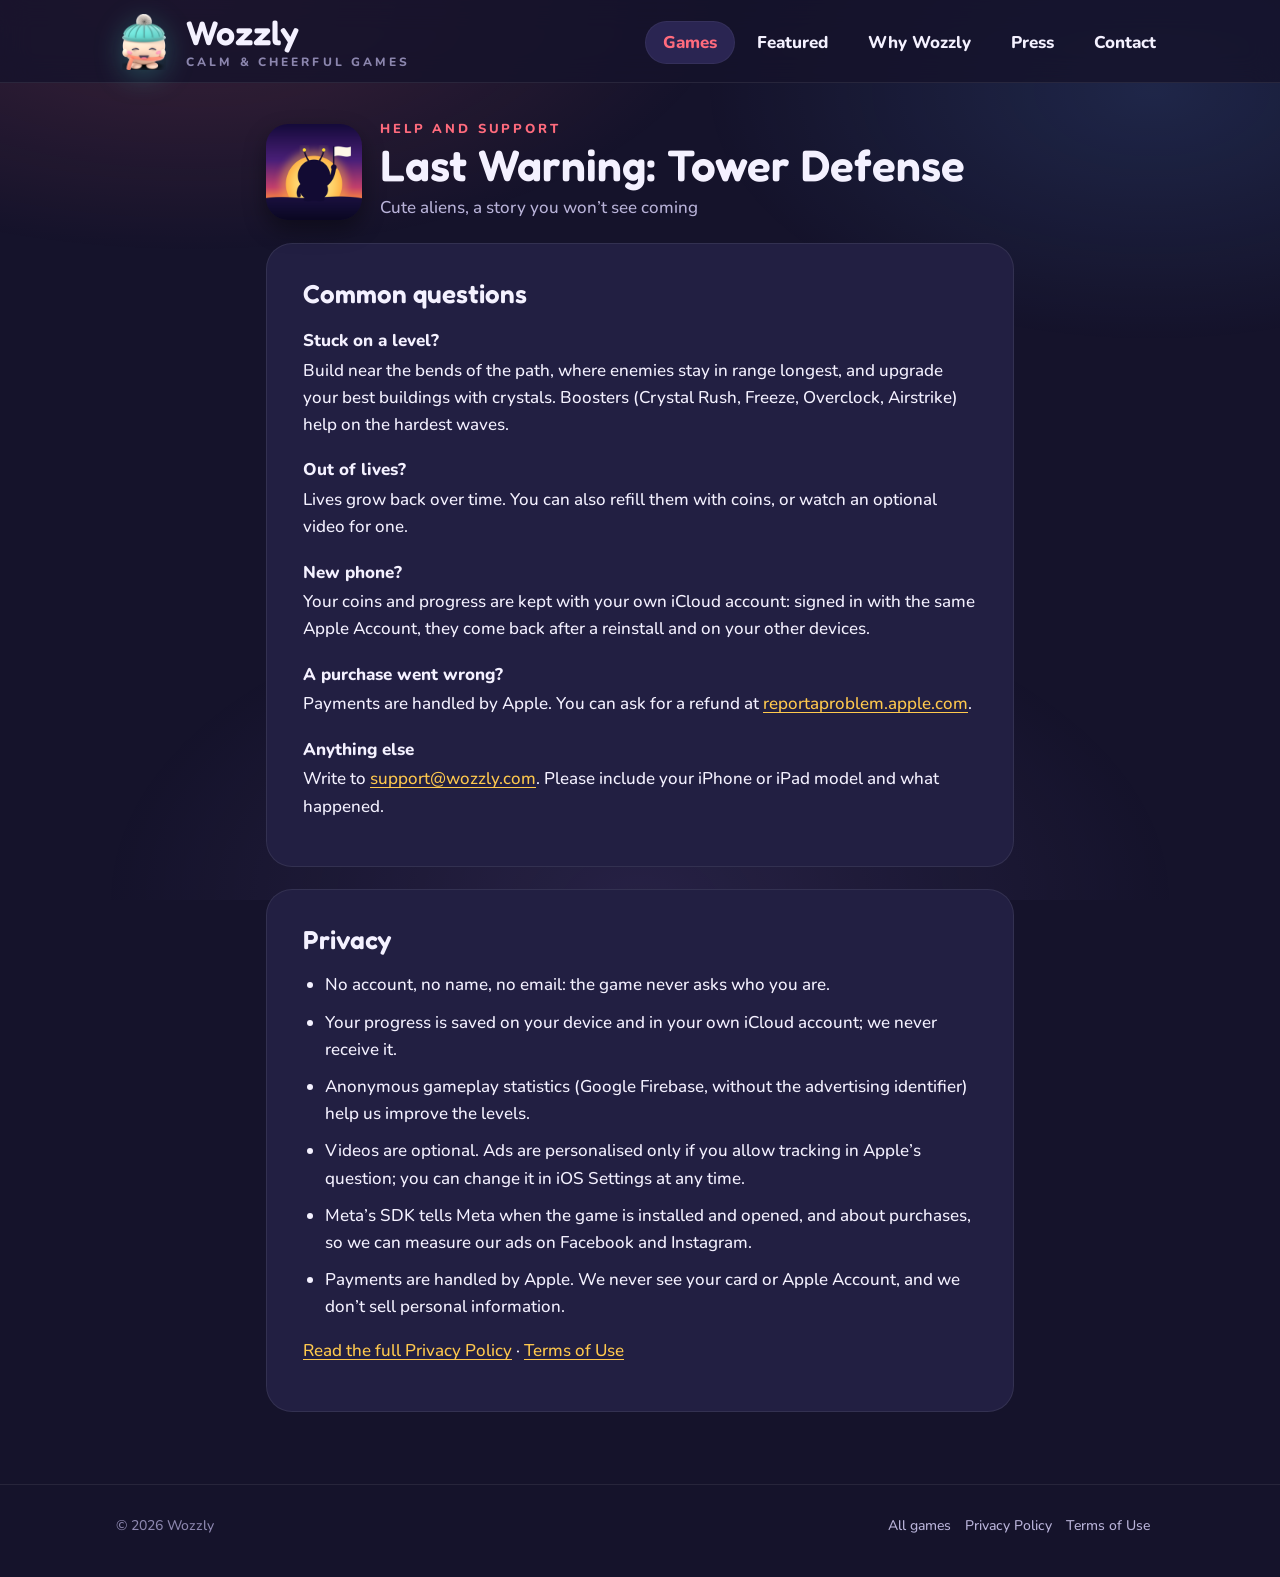
<file: messenger.html>
<!doctype html>
<html lang="en">
<head>
<meta charset="utf-8">
<meta name="viewport" content="width=device-width,initial-scale=1,viewport-fit=cover">
<title>Last Warning: Tower Defense · Help · Wozzly</title>
<meta name="description" content="Help and support for Last Warning: Tower Defense: answers to common questions, privacy and how to reach us.">
<meta name="theme-color" content="#15132b">
<link rel="icon" href="img/messenger-icon.png">
<link rel="stylesheet" href="site.css">
</head>
<body>
<header class="top"><div class="wrap">
  <a class="brand" href="./"><img src="img/mochi.png" alt="Mochi, the Wozzly mascot"><span><b>Wozzly</b><small>Calm &amp; cheerful games</small></span></a>
  <nav class="menu" aria-label="Sections">
    <a href="./#games" class="on">Games</a><a href="./#featured">Featured</a><a href="./#why">Why Wozzly</a><a href="./#press">Press</a><a href="./#contact">Contact</a>
  </nav>
</div></header>
<main class="wrap page">
<div class="head"><img src="img/messenger-icon.png" alt=""><div><p class="kicker" style="margin-bottom:6px">Help and support</p><h1 style="font-size:clamp(30px,6vw,44px)">Last Warning: Tower Defense</h1><p class="muted" style="margin:6px 0 0">Cute aliens, a story you won’t see coming</p></div></div>
<section class="card" style="padding-block:clamp(22px,4vw,36px)">
<h2>Common questions</h2>
<h3>Stuck on a level?</h3>
<p>Build near the bends of the path, where enemies stay in range longest, and upgrade your best buildings with crystals. Boosters (Crystal Rush, Freeze, Overclock, Airstrike) help on the hardest waves.</p>
<h3>Out of lives?</h3>
<p>Lives grow back over time. You can also refill them with coins, or watch an optional video for one.</p>
<h3>New phone?</h3>
<p>Your coins and progress are kept with your own iCloud account: signed in with the same Apple Account, they come back after a reinstall and on your other devices.</p>
<h3>A purchase went wrong?</h3>
<p>Payments are handled by Apple. You can ask for a refund at <a href="https://reportaproblem.apple.com">reportaproblem.apple.com</a>.</p>
<h3>Anything else</h3>
<p>Write to <a href="mailto:support@wozzly.com">support@wozzly.com</a>. Please include your iPhone or iPad model and what happened.</p>
</section>
<section class="card" style="padding-block:clamp(22px,4vw,36px)">
<h2>Privacy</h2>
<ul>
<li>No account, no name, no email: the game never asks who you are.</li>
<li>Your progress is saved on your device and in your own iCloud account; we never receive it.</li>
<li>Anonymous gameplay statistics (Google Firebase, without the advertising identifier) help us improve the levels.</li>
<li>Videos are optional. Ads are personalised only if you allow tracking in Apple’s question; you can change it in iOS Settings at any time.</li>
<li>Meta’s SDK tells Meta when the game is installed and opened, and about purchases, so we can measure our ads on Facebook and Instagram.</li>
<li>Payments are handled by Apple. We never see your card or Apple Account, and we don’t sell personal information.</li>
</ul>
<p><a href="messenger-privacy.html">Read the full Privacy Policy</a> · <a href="messenger-terms.html">Terms of Use</a></p>
</section>
</main>
<footer><div class="wrap"><span>© 2026 Wozzly</span><span><a href="./">All games</a><a href="messenger-privacy.html">Privacy Policy</a><a href="messenger-terms.html">Terms of Use</a></span></div></footer>
</body>
</html>
</file>
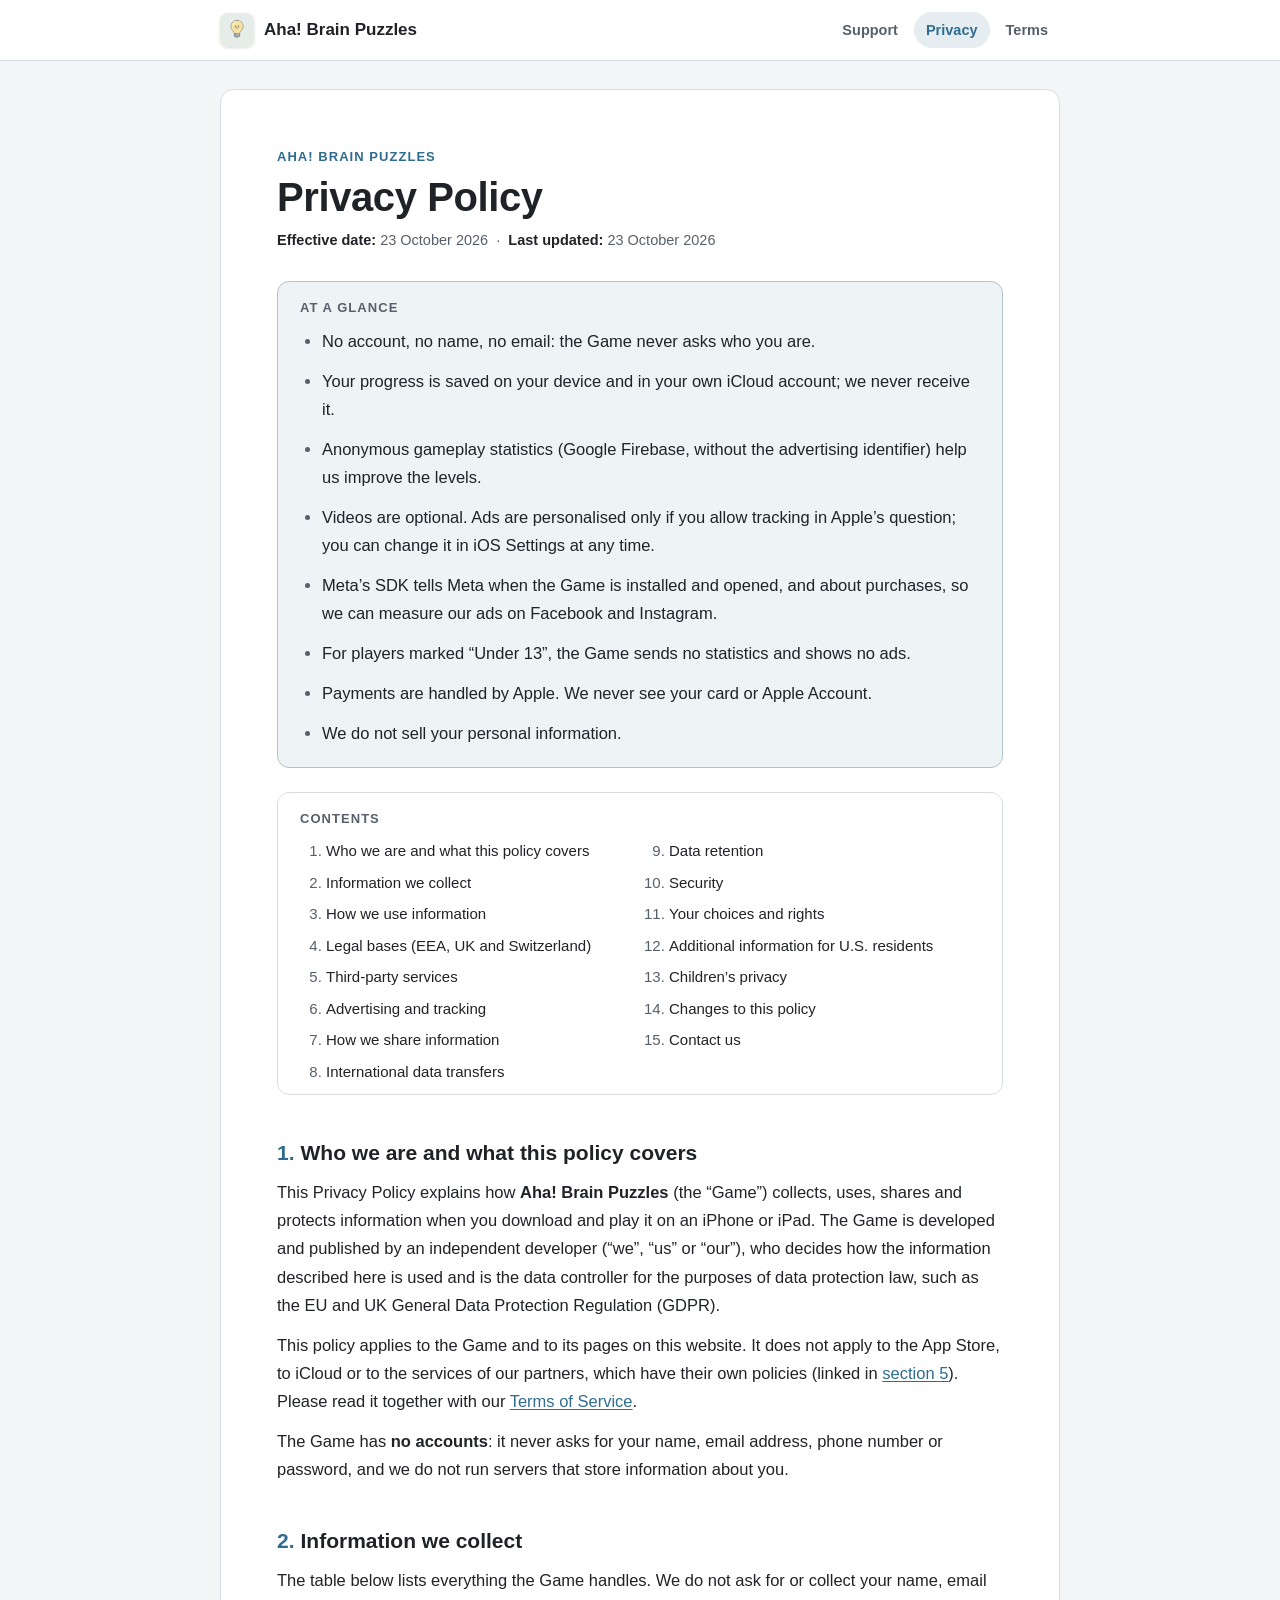
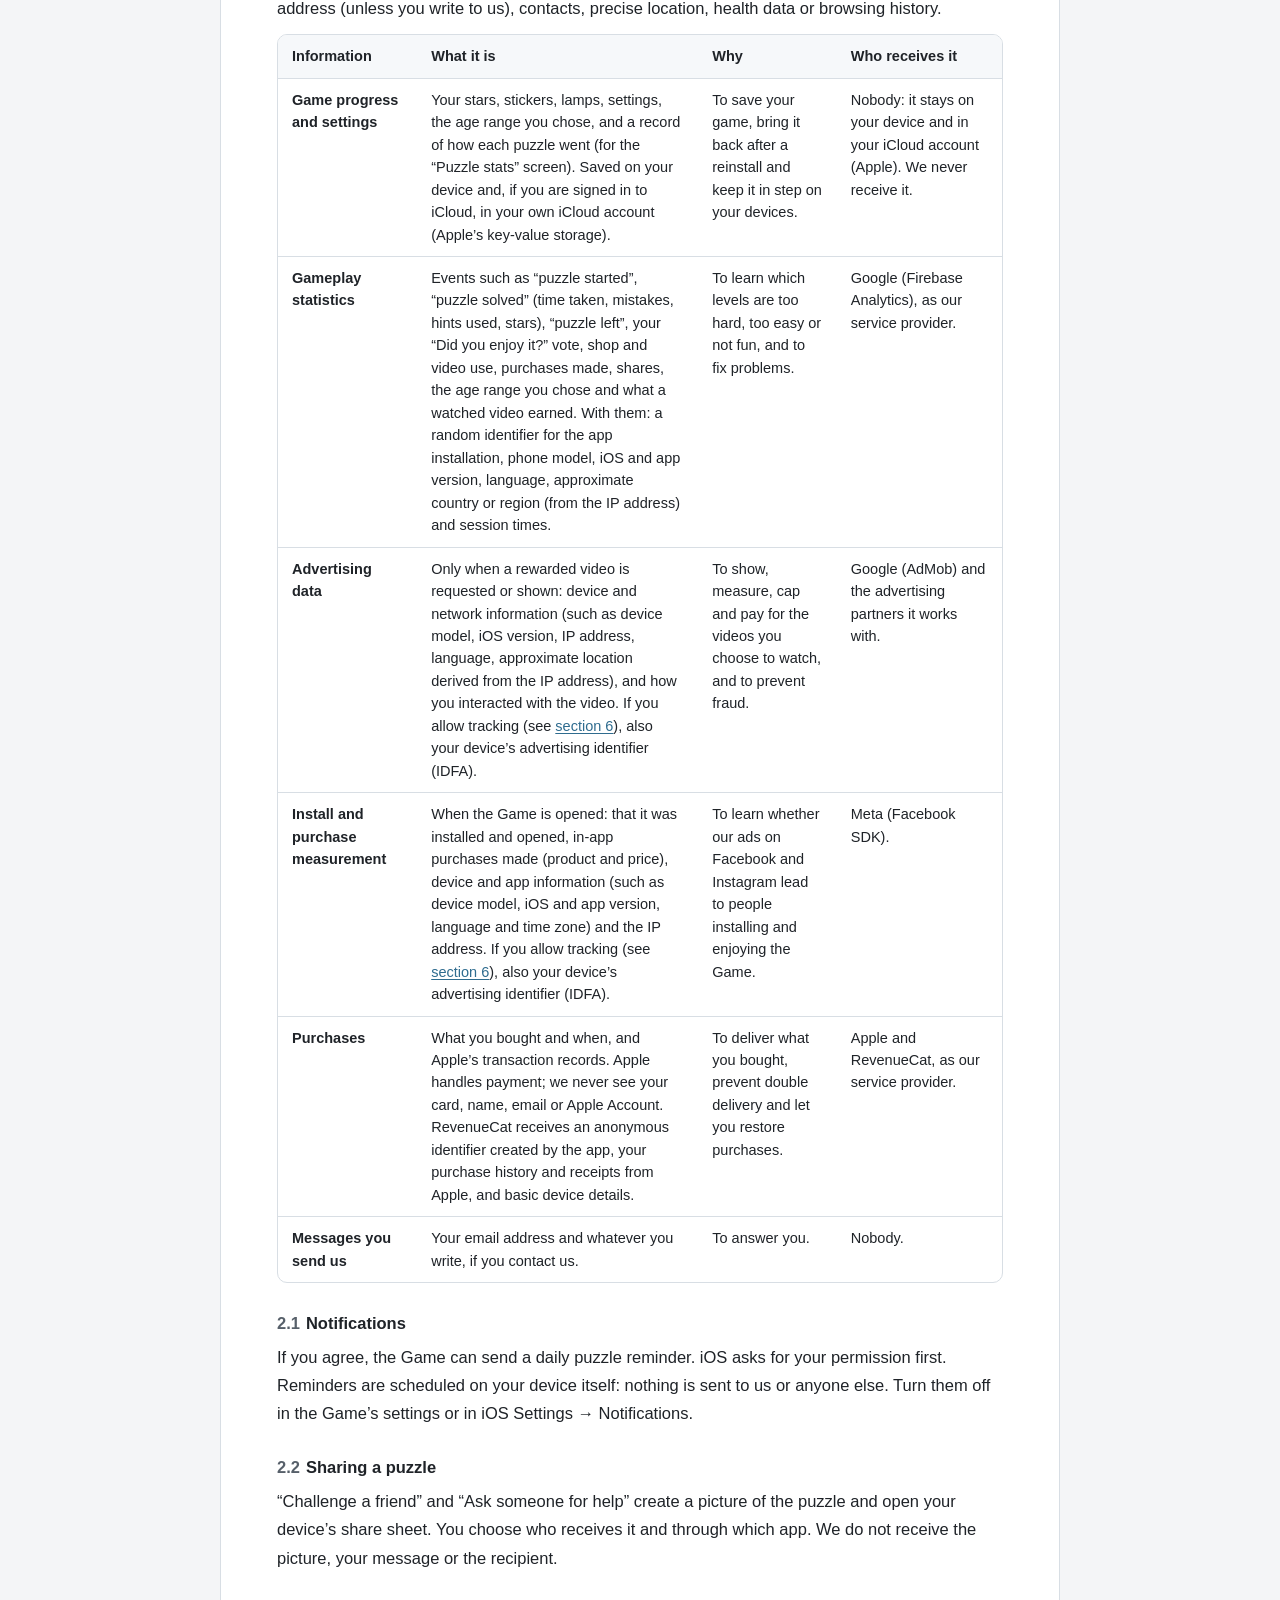
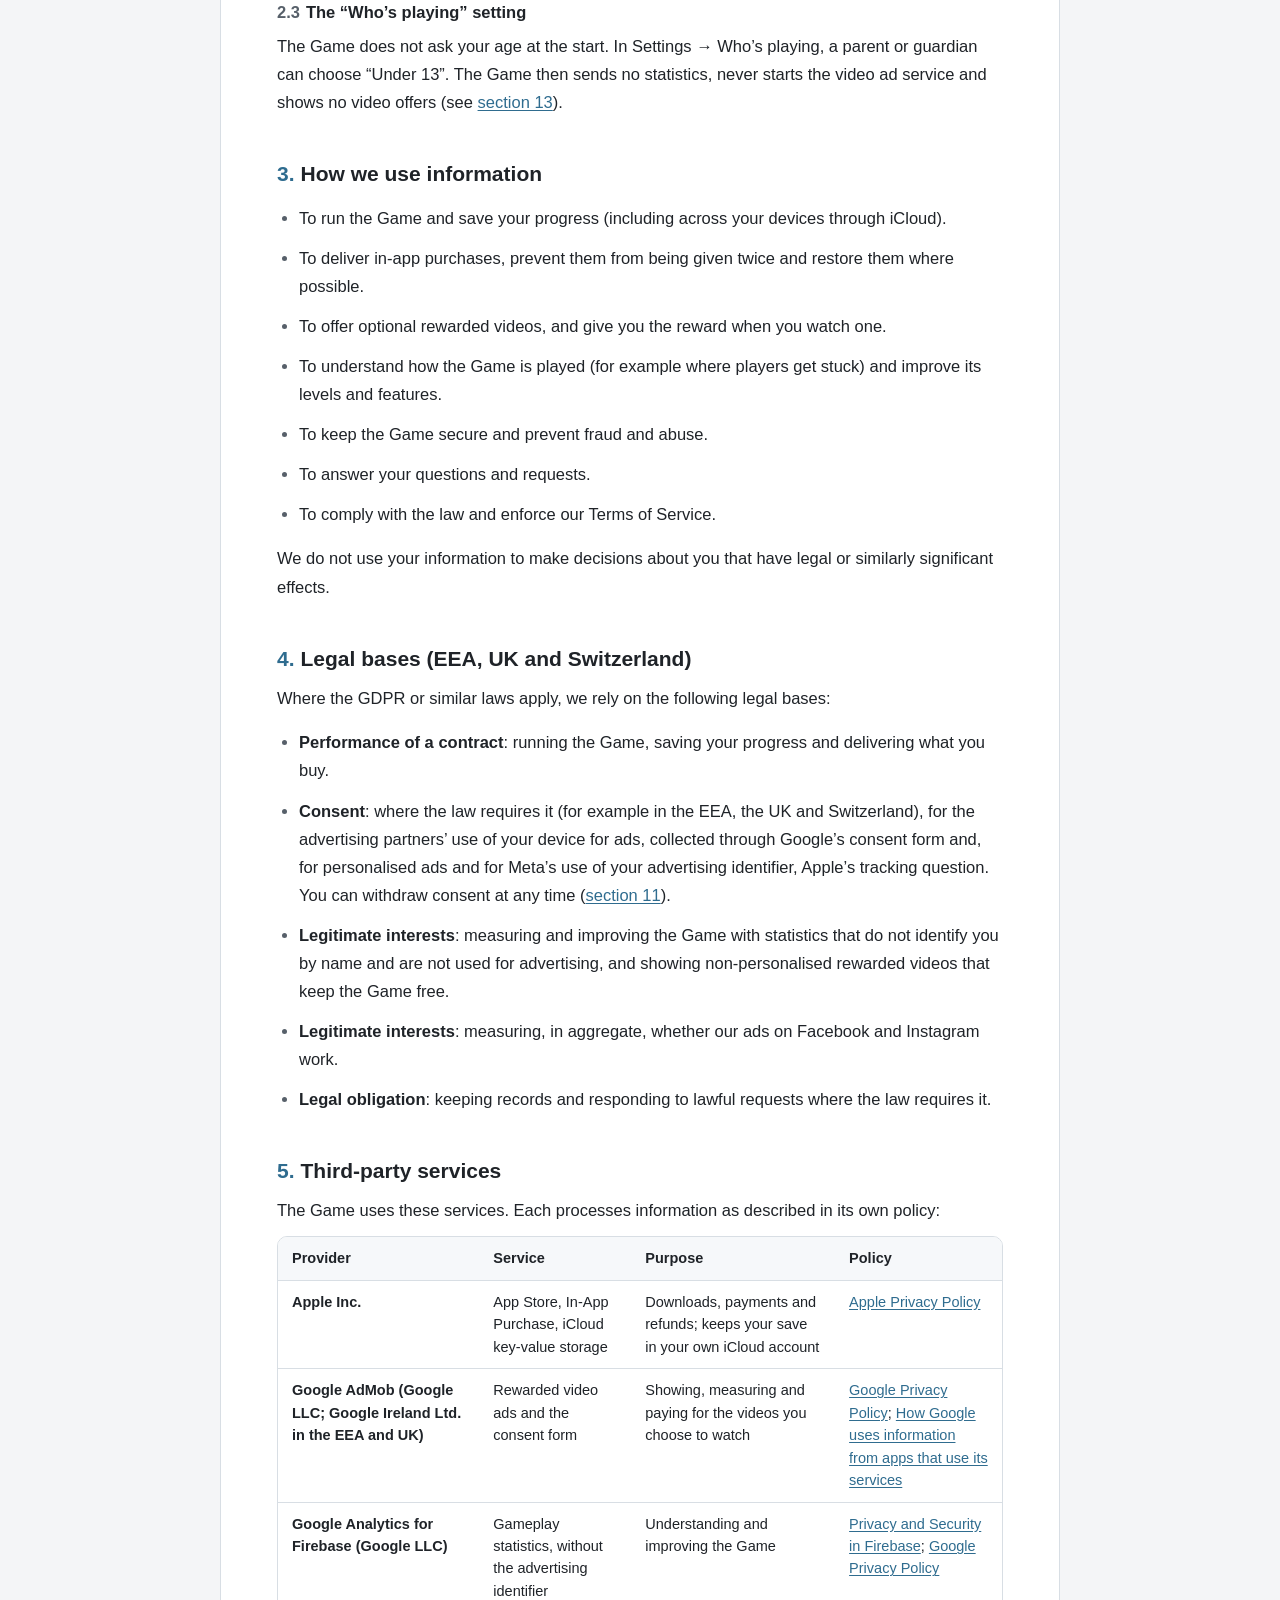
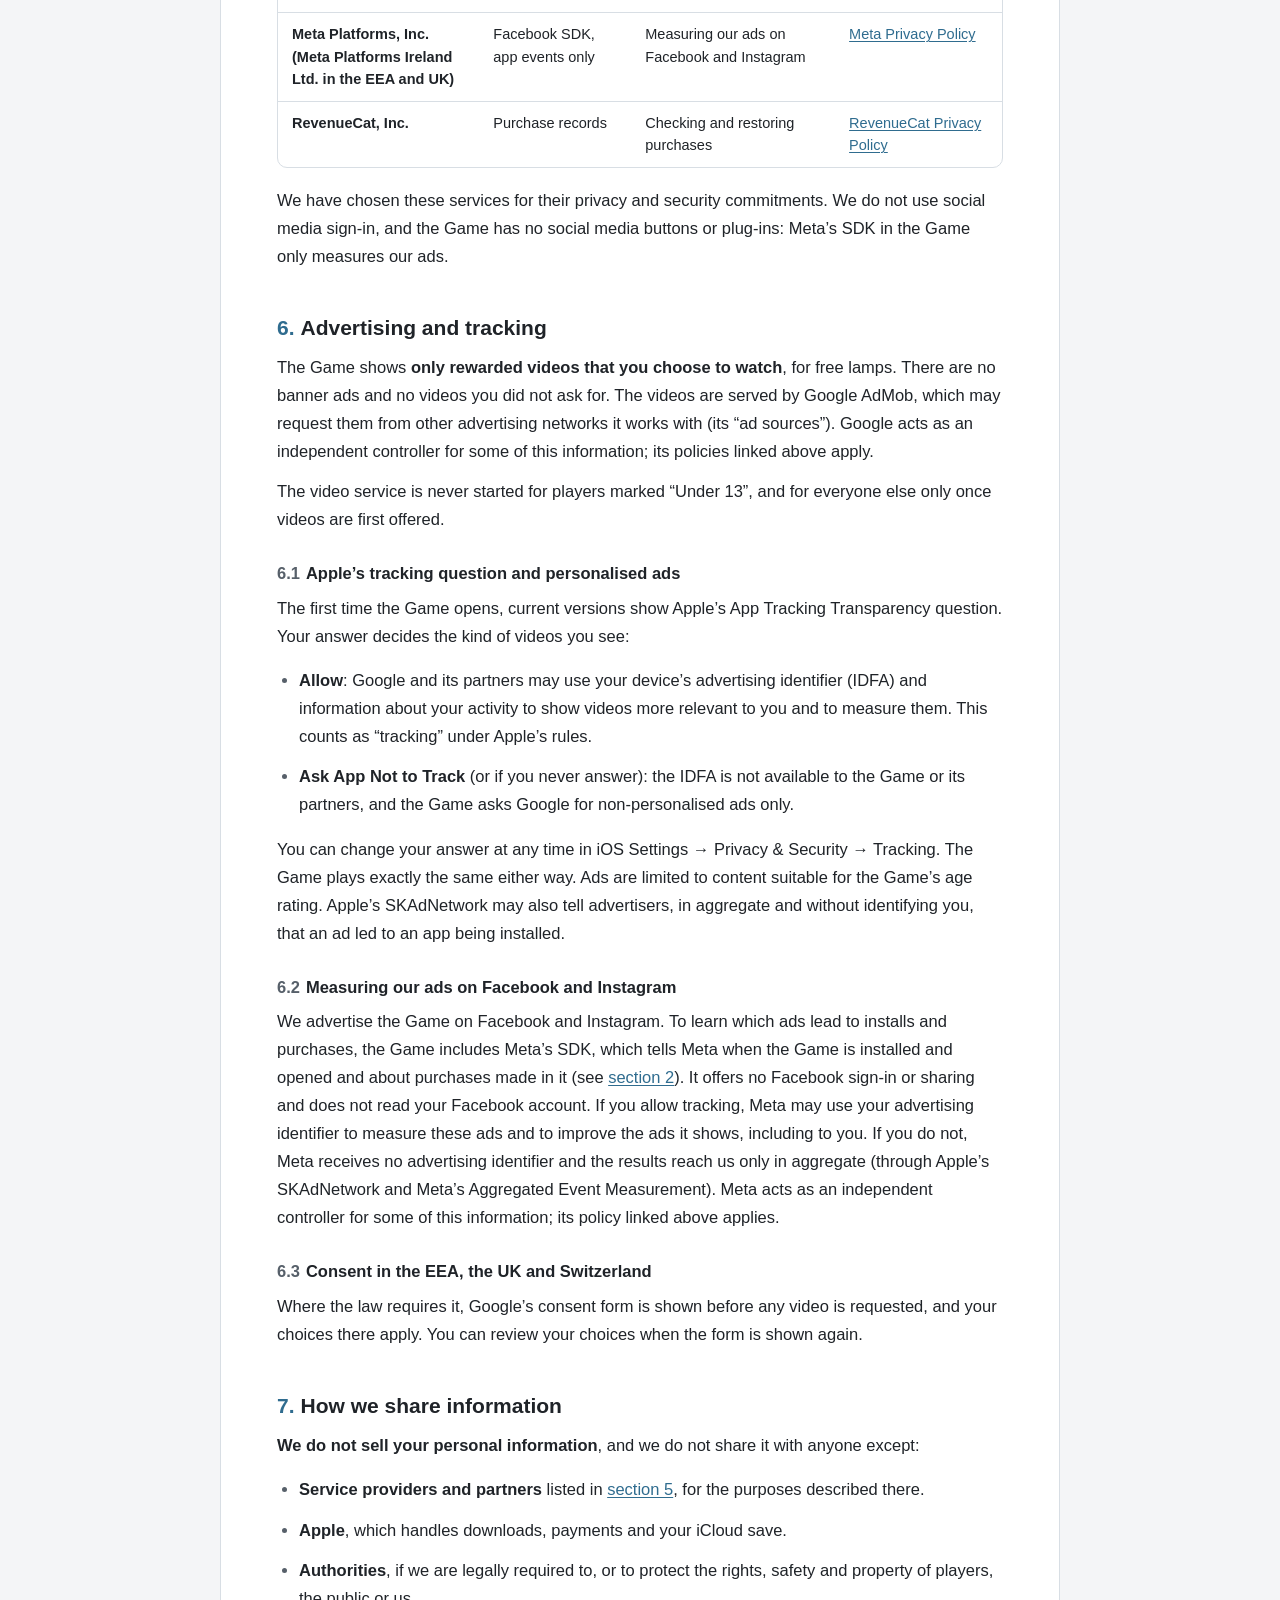
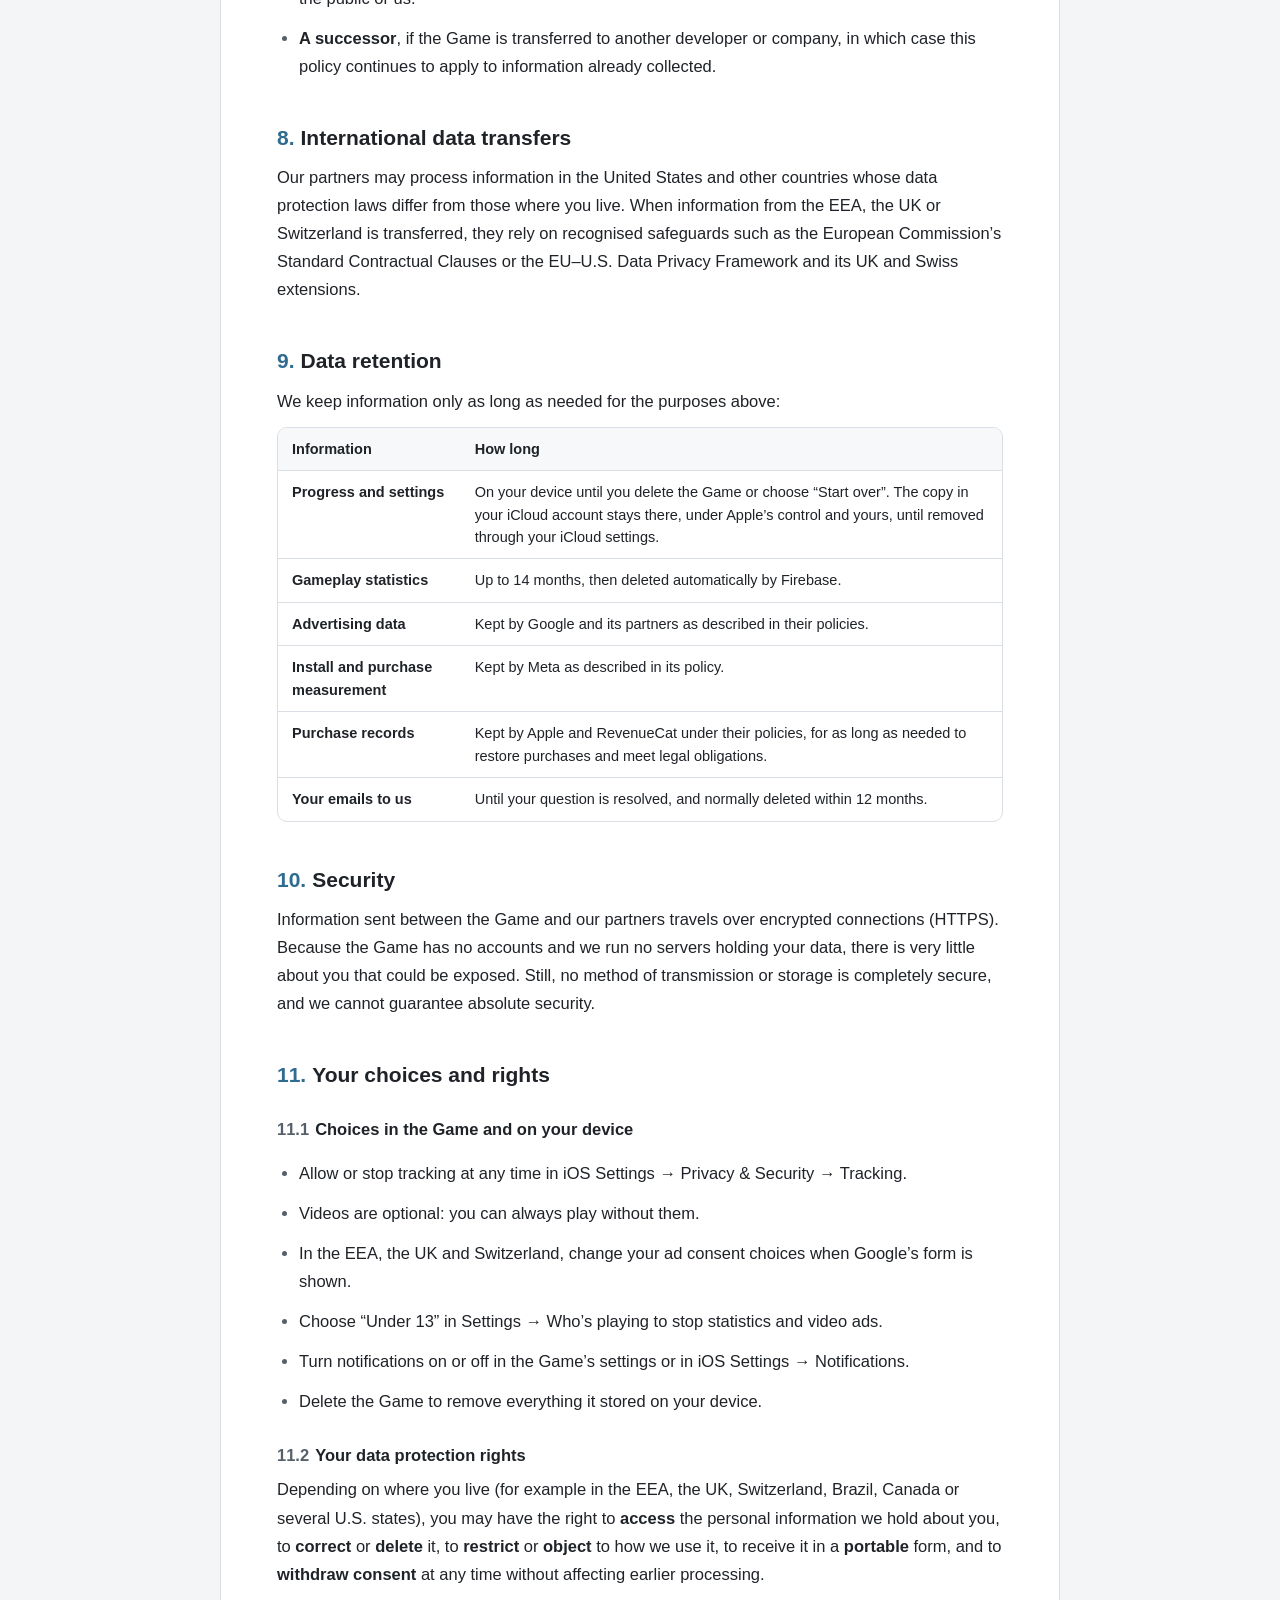
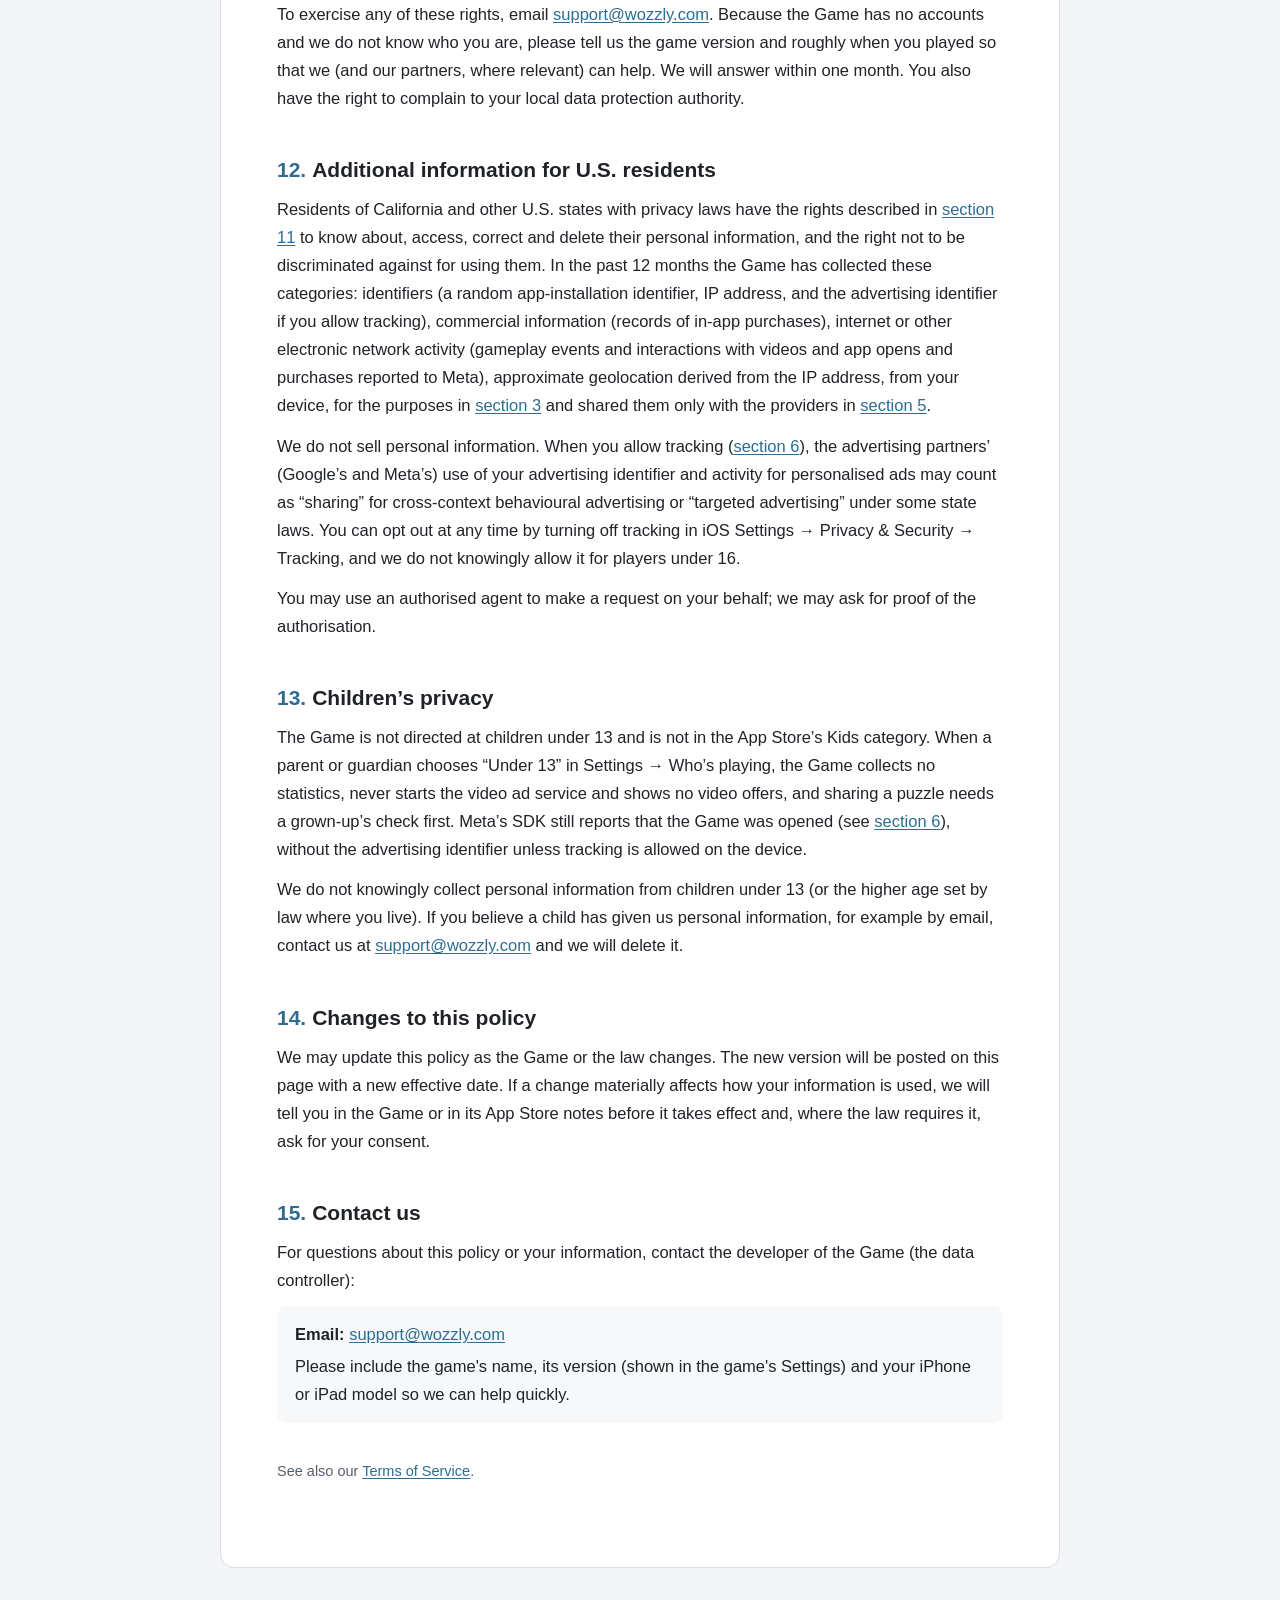
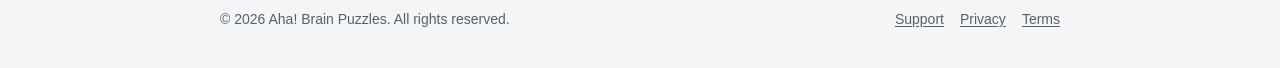
<file: privacy.html>
<!doctype html>
<html lang="en">
<head>
<meta charset="utf-8">
<meta name="viewport" content="width=device-width,initial-scale=1">
<title>Privacy Policy · Aha! Brain Puzzles</title>
<meta name="description" content="How Aha! Brain Puzzles collects, uses and protects information, and the choices you have.">
<link rel="icon" href="icon.svg">
<link rel="stylesheet" href="legal.css">
</head>
<body style="--accent:#2f6c8f">
<header class="bar"><div class="wrap">
<a class="brand" href="index.html"><img src="icon.svg" alt="">Aha! Brain Puzzles</a>
<nav><a href="aha.html">Support</a><a href="privacy.html" class="on">Privacy</a><a href="terms.html">Terms</a></nav>
</div></header>
<main class="wrap"><article class="doc">
<p class="kicker">Aha! Brain Puzzles</p>
<h1>Privacy Policy</h1>
<p class="meta"><b>Effective date:</b> 23 October 2026 &nbsp;·&nbsp; <b>Last updated:</b> 23 October 2026</p>
<aside class="glance"><h2>At a glance</h2><ul><li>No account, no name, no email: the Game never asks who you are.</li><li>Your progress is saved on your device and in your own iCloud account; we never receive it.</li><li>Anonymous gameplay statistics (Google Firebase, without the advertising identifier) help us improve the levels.</li><li>Videos are optional. Ads are personalised only if you allow tracking in Apple’s question; you can change it in iOS Settings at any time.</li><li>Meta’s SDK tells Meta when the Game is installed and opened, and about purchases, so we can measure our ads on Facebook and Instagram.</li><li>For players marked “Under 13”, the Game sends no statistics and shows no ads.</li><li>Payments are handled by Apple. We never see your card or Apple Account.</li><li>We do not sell your personal information.</li></ul></aside>
<nav class="toc" aria-label="Contents"><h2>Contents</h2><ol><li><a href="#about">Who we are and what this policy covers</a></li><li><a href="#collect">Information we collect</a></li><li><a href="#use">How we use information</a></li><li><a href="#bases">Legal bases (EEA, UK and Switzerland)</a></li><li><a href="#partners">Third-party services</a></li><li><a href="#ads">Advertising and tracking</a></li><li><a href="#share">How we share information</a></li><li><a href="#transfers">International data transfers</a></li><li><a href="#retention">Data retention</a></li><li><a href="#security">Security</a></li><li><a href="#rights">Your choices and rights</a></li><li><a href="#us">Additional information for U.S. residents</a></li><li><a href="#children">Children’s privacy</a></li><li><a href="#changes">Changes to this policy</a></li><li><a href="#contact">Contact us</a></li></ol></nav>
<section id="about">
<h2><span class="n">1.</span>Who we are and what this policy covers</h2>
<p>This Privacy Policy explains how <strong>Aha! Brain Puzzles</strong> (the “Game”) collects, uses, shares and protects information when you
download and play it on an iPhone or iPad. The Game is developed and published by an independent developer (“we”, “us” or
“our”), who decides how the information described here is used and is the data controller for the purposes of data protection
law, such as the EU and UK General Data Protection Regulation (GDPR).</p>
<p>This policy applies to the Game and to its pages on this website. It does not apply to the App Store, to iCloud or to the
services of our partners, which have their own policies (linked in <a href="#partners">section 5</a>). Please read it together with our
<a href="terms.html">Terms of Service</a>.</p>
<p>The Game has <strong>no accounts</strong>: it never asks for your name, email address, phone number or password, and we do
not run servers that store information about you.</p>
</section>
<section id="collect">
<h2><span class="n">2.</span>Information we collect</h2>
<p>The table below lists everything the Game handles. We do not ask for or collect your name, email address (unless you write to
us), contacts, precise location, health data or browsing history.</p>
<div class="table"><table><thead><tr><th>Information</th><th>What it is</th><th>Why</th><th>Who receives it</th></tr></thead><tbody><tr><td data-label="Information">Game progress and settings</td><td data-label="What it is">Your stars, stickers, lamps, settings, the age range you chose, and a record of how each puzzle went (for the “Puzzle stats” screen). Saved on your device and, if you are signed in to iCloud, in your own iCloud account (Apple’s key-value storage).</td><td data-label="Why">To save your game, bring it back after a reinstall and keep it in step on your devices.</td><td data-label="Who receives it">Nobody: it stays on your device and in your iCloud account (Apple). We never receive it.</td></tr><tr><td data-label="Information">Gameplay statistics</td><td data-label="What it is">Events such as “puzzle started”, “puzzle solved” (time taken, mistakes, hints used, stars), “puzzle left”, your “Did you enjoy it?” vote, shop and video use, purchases made, shares, the age range you chose and what a watched video earned. With them: a random identifier for the app installation, phone model, iOS and app version, language, approximate country or region (from the IP address) and session times.</td><td data-label="Why">To learn which levels are too hard, too easy or not fun, and to fix problems.</td><td data-label="Who receives it">Google (Firebase Analytics), as our service provider.</td></tr><tr><td data-label="Information">Advertising data</td><td data-label="What it is">Only when a rewarded video is requested or shown: device and network information (such as device model, iOS version, IP address, language, approximate location derived from the IP address), and how you interacted with the video. If you allow tracking (see <a href="#ads">section 6</a>), also your device’s advertising identifier (IDFA).</td><td data-label="Why">To show, measure, cap and pay for the videos you choose to watch, and to prevent fraud.</td><td data-label="Who receives it">Google (AdMob) and the advertising partners it works with.</td></tr><tr><td data-label="Information">Install and purchase measurement</td><td data-label="What it is">When the Game is opened: that it was installed and opened, in-app purchases made (product and price), device and app information (such as device model, iOS and app version, language and time zone) and the IP address. If you allow tracking (see <a href="#ads">section 6</a>), also your device’s advertising identifier (IDFA).</td><td data-label="Why">To learn whether our ads on Facebook and Instagram lead to people installing and enjoying the Game.</td><td data-label="Who receives it">Meta (Facebook SDK).</td></tr><tr><td data-label="Information">Purchases</td><td data-label="What it is">What you bought and when, and Apple’s transaction records. Apple handles payment; we never see your card, name, email or Apple Account. RevenueCat receives an anonymous identifier created by the app, your purchase history and receipts from Apple, and basic device details.</td><td data-label="Why">To deliver what you bought, prevent double delivery and let you restore purchases.</td><td data-label="Who receives it">Apple and RevenueCat, as our service provider.</td></tr><tr><td data-label="Information">Messages you send us</td><td data-label="What it is">Your email address and whatever you write, if you contact us.</td><td data-label="Why">To answer you.</td><td data-label="Who receives it">Nobody.</td></tr></tbody></table></div><h3><span class="n">2.1</span>Notifications</h3>
<p>If you agree, the Game can send a daily puzzle reminder. iOS asks for your permission first. Reminders are scheduled on your
device itself: nothing is sent to us or anyone else. Turn them off in the Game’s settings or in iOS Settings → Notifications.</p><h3><span class="n">2.2</span>Sharing a puzzle</h3>
<p>“Challenge a friend” and “Ask someone for help” create a picture of the puzzle and open your device’s share sheet. You
choose who receives it and through which app. We do not receive the picture, your message or the recipient.</p><h3><span class="n">2.3</span>The “Who’s playing” setting</h3>
<p>The Game does not ask your age at the start. In Settings → Who’s playing, a parent or guardian can choose “Under 13”.
The Game then sends no statistics, never starts the video ad service and shows no video offers (see <a href="#children">section 13</a>).</p>
</section>
<section id="use">
<h2><span class="n">3.</span>How we use information</h2>
<ul><li>To run the Game and save your progress (including across your devices through iCloud).</li><li>To deliver in-app purchases, prevent them from being given twice and restore them where possible.</li><li>To offer optional rewarded videos, and give you the reward when you watch one.</li><li>To understand how the Game is played (for example where players get stuck) and improve its levels and features.</li><li>To keep the Game secure and prevent fraud and abuse.</li><li>To answer your questions and requests.</li><li>To comply with the law and enforce our Terms of Service.</li></ul><p>We do not use your information to make decisions about you that have legal or similarly significant effects.</p>
</section>
<section id="bases">
<h2><span class="n">4.</span>Legal bases (EEA, UK and Switzerland)</h2>
<p>Where the GDPR or similar laws apply, we rely on the following legal bases:</p><ul><li><strong>Performance of a contract</strong>: running the Game, saving your progress and delivering what you buy.</li><li><strong>Consent</strong>: where the law requires it (for example in the EEA, the UK and Switzerland), for the advertising partners’ use of your device for ads, collected through Google’s consent form and, for personalised ads and for Meta’s use of your advertising identifier, Apple’s tracking question. You can withdraw consent at any time (<a href="#rights">section 11</a>).</li><li><strong>Legitimate interests</strong>: measuring and improving the Game with statistics that do not identify you by name and are not used for advertising, and showing non-personalised rewarded videos that keep the Game free.</li><li><strong>Legitimate interests</strong>: measuring, in aggregate, whether our ads on Facebook and Instagram work.</li><li><strong>Legal obligation</strong>: keeping records and responding to lawful requests where the law requires it.</li></ul>
</section>
<section id="partners">
<h2><span class="n">5.</span>Third-party services</h2>
<p>The Game uses these services. Each processes information as described in its own policy:</p><div class="table"><table><thead><tr><th>Provider</th><th>Service</th><th>Purpose</th><th>Policy</th></tr></thead><tbody><tr><td data-label="Provider">Apple Inc.</td><td data-label="Service">App Store, In-App Purchase, iCloud key-value storage</td><td data-label="Purpose">Downloads, payments and refunds; keeps your save in your own iCloud account</td><td data-label="Policy"><a href="https://www.apple.com/legal/privacy/">Apple Privacy Policy</a></td></tr><tr><td data-label="Provider">Google AdMob (Google LLC; Google Ireland Ltd. in the EEA and UK)</td><td data-label="Service">Rewarded video ads and the consent form</td><td data-label="Purpose">Showing, measuring and paying for the videos you choose to watch</td><td data-label="Policy"><a href="https://policies.google.com/privacy">Google Privacy Policy</a>; <a href="https://policies.google.com/technologies/partner-sites">How Google uses information from apps that use its services</a></td></tr><tr><td data-label="Provider">Google Analytics for Firebase (Google LLC)</td><td data-label="Service">Gameplay statistics, without the advertising identifier</td><td data-label="Purpose">Understanding and improving the Game</td><td data-label="Policy"><a href="https://firebase.google.com/support/privacy">Privacy and Security in Firebase</a>; <a href="https://policies.google.com/privacy">Google Privacy Policy</a></td></tr><tr><td data-label="Provider">Meta Platforms, Inc. (Meta Platforms Ireland Ltd. in the EEA and UK)</td><td data-label="Service">Facebook SDK, app events only</td><td data-label="Purpose">Measuring our ads on Facebook and Instagram</td><td data-label="Policy"><a href="https://www.facebook.com/privacy/policy/">Meta Privacy Policy</a></td></tr><tr><td data-label="Provider">RevenueCat, Inc.</td><td data-label="Service">Purchase records</td><td data-label="Purpose">Checking and restoring purchases</td><td data-label="Policy"><a href="https://www.revenuecat.com/privacy">RevenueCat Privacy Policy</a></td></tr></tbody></table></div><p>We have chosen these services for their privacy and security commitments. We do not use social media sign-in, and the Game has no social media buttons or plug-ins: Meta’s SDK in the Game only measures our ads.</p>
</section>
<section id="ads">
<h2><span class="n">6.</span>Advertising and tracking</h2>
<p>The Game shows <strong>only rewarded videos that you choose to watch</strong>, for free lamps. There are no banner ads
and no videos you did not ask for. The videos are served by Google AdMob, which may request them from other advertising
networks it works with (its “ad sources”). Google acts as an independent controller for some of this information; its
policies linked above apply.</p><p>The video service is never started for players marked “Under 13”, and for everyone else only once videos are first offered.</p><h3><span class="n">6.1</span>Apple’s tracking question and personalised ads</h3>
<p>The first time the Game opens, current versions show Apple’s App Tracking Transparency question. Your answer decides the kind of videos you see:</p>
<ul><li><strong>Allow</strong>: Google and its partners may use your device’s advertising identifier (IDFA) and information about
your activity to show videos more relevant to you and to measure them. This counts as “tracking” under Apple’s rules.</li>
<li><strong>Ask App Not to Track</strong> (or if you never answer): the IDFA is not available to the Game or its partners, and the
Game asks Google for non-personalised ads only.</li></ul>
<p>You can change your answer at any time in iOS Settings → Privacy &amp; Security → Tracking. The Game plays exactly the same
either way. Ads are limited to content suitable for the Game’s age rating. Apple’s SKAdNetwork may also tell advertisers,
in aggregate and without identifying you, that an ad led to an app being installed.</p><h3><span class="n">6.2</span>Measuring our ads on Facebook and Instagram</h3>
<p>We advertise the Game on Facebook and Instagram. To learn which ads lead to installs and purchases, the Game includes
Meta’s SDK, which tells Meta when the Game is installed and opened and about purchases made in it (see <a href="#collect">section 2</a>). It
offers no Facebook sign-in or sharing and does not read your Facebook account. If you allow tracking, Meta may use your
advertising identifier to measure these ads and to improve the ads it shows, including to you. If you do not, Meta receives
no advertising identifier and the results reach us only in aggregate (through Apple’s SKAdNetwork and Meta’s Aggregated Event
Measurement). Meta acts as an independent controller for some of this information; its policy linked above applies.</p><h3><span class="n">6.3</span>Consent in the EEA, the UK and Switzerland</h3>
<p>Where the law requires it, Google’s consent form is shown before any video is requested, and your choices there apply. You can review your choices when the form is shown again.</p>
</section>
<section id="share">
<h2><span class="n">7.</span>How we share information</h2>
<p><strong>We do not sell your personal information</strong>, and we do not share it with anyone except:</p><ul><li><strong>Service providers and partners</strong> listed in <a href="#partners">section 5</a>, for the purposes described there.</li><li><strong>Apple</strong>, which handles downloads, payments and your iCloud save.</li><li><strong>Authorities</strong>, if we are legally required to, or to protect the rights, safety and property of players, the public or us.</li><li><strong>A successor</strong>, if the Game is transferred to another developer or company, in which case this policy continues to apply to information already collected.</li></ul>
</section>
<section id="transfers">
<h2><span class="n">8.</span>International data transfers</h2>
<p>Our partners may process information in the United States and other countries whose data protection laws differ from those
where you live. When information from the EEA, the UK or Switzerland is transferred, they rely on recognised safeguards such
as the European Commission’s Standard Contractual Clauses or the EU–U.S. Data Privacy Framework and its UK and Swiss extensions.</p>
</section>
<section id="retention">
<h2><span class="n">9.</span>Data retention</h2>
<p>We keep information only as long as needed for the purposes above:</p><div class="table"><table><thead><tr><th>Information</th><th>How long</th></tr></thead><tbody><tr><td data-label="Information">Progress and settings</td><td data-label="How long">On your device until you delete the Game or choose “Start over”. The copy in your iCloud account stays there, under Apple’s control and yours, until removed through your iCloud settings.</td></tr><tr><td data-label="Information">Gameplay statistics</td><td data-label="How long">Up to 14 months, then deleted automatically by Firebase.</td></tr><tr><td data-label="Information">Advertising data</td><td data-label="How long">Kept by Google and its partners as described in their policies.</td></tr><tr><td data-label="Information">Install and purchase measurement</td><td data-label="How long">Kept by Meta as described in its policy.</td></tr><tr><td data-label="Information">Purchase records</td><td data-label="How long">Kept by Apple and RevenueCat under their policies, for as long as needed to restore purchases and meet legal obligations.</td></tr><tr><td data-label="Information">Your emails to us</td><td data-label="How long">Until your question is resolved, and normally deleted within 12 months.</td></tr></tbody></table></div>
</section>
<section id="security">
<h2><span class="n">10.</span>Security</h2>
<p>Information sent between the Game and our partners travels over encrypted connections (HTTPS). Because the Game has no accounts
and we run no servers holding your data, there is very little about you that could be exposed. Still, no method of transmission
or storage is completely secure, and we cannot guarantee absolute security.</p>
</section>
<section id="rights">
<h2><span class="n">11.</span>Your choices and rights</h2>
<h3><span class="n">11.1</span>Choices in the Game and on your device</h3><ul><li>Allow or stop tracking at any time in iOS Settings → Privacy &amp; Security → Tracking.</li><li>Videos are optional: you can always play without them.</li><li>In the EEA, the UK and Switzerland, change your ad consent choices when Google’s form is shown.</li><li>Choose “Under 13” in Settings → Who’s playing to stop statistics and video ads.</li><li>Turn notifications on or off in the Game’s settings or in iOS Settings → Notifications.</li><li>Delete the Game to remove everything it stored on your device.</li></ul>
<h3><span class="n">11.2</span>Your data protection rights</h3>
<p>Depending on where you live (for example in the EEA, the UK, Switzerland, Brazil, Canada or several U.S. states), you may have
the right to <strong>access</strong> the personal information we hold about you, to <strong>correct</strong> or <strong>delete</strong>
it, to <strong>restrict</strong> or <strong>object</strong> to how we use it, to receive it in a <strong>portable</strong> form, and to
<strong>withdraw consent</strong> at any time without affecting earlier processing.</p>
<p>To exercise any of these rights, email <a href="mailto:support@wozzly.com">support@wozzly.com</a>. Because the Game has no accounts and we do not know who
you are, please tell us the game version and roughly when you played so that we (and our partners, where relevant) can help.
We will answer within one month. You also have the right to complain to your local data protection authority.</p>
</section>
<section id="us">
<h2><span class="n">12.</span>Additional information for U.S. residents</h2>
<p>Residents of California and other U.S. states with privacy laws have the rights described in <a href="#rights">section 11</a> to know about, access,
correct and delete their personal information, and the right not to be discriminated against for using them. In the past
12 months the Game has collected these categories: identifiers (a random app-installation identifier, IP address, and the advertising identifier if you allow tracking), commercial information (records of in-app purchases), internet or other electronic network activity (gameplay events and interactions with videos and app opens and purchases reported to Meta), approximate geolocation derived from the IP address, from your device, for the purposes in <a href="#use">section 3</a> and
shared them only with the providers in <a href="#partners">section 5</a>.</p><p>We do not sell personal information. When you allow tracking (<a href="#ads">section 6</a>), the advertising partners’ (Google’s and Meta’s) use of your advertising identifier and activity for personalised ads may count as “sharing” for cross-context behavioural advertising or “targeted advertising” under some state laws. You can opt out at any time by turning off tracking in iOS Settings → Privacy &amp; Security → Tracking, and we do not knowingly allow it for players under 16.</p>
<p>You may use an authorised agent to make a request on your behalf; we may ask for proof of the authorisation.</p>
</section>
<section id="children">
<h2><span class="n">13.</span>Children’s privacy</h2>
<p>The Game is not directed at children under 13 and is not in the App Store’s Kids category. When a parent or guardian chooses
“Under 13” in Settings → Who’s playing, the Game collects no statistics, never starts the video ad service and shows no video
offers, and sharing a puzzle needs a grown-up’s check first. Meta’s SDK still reports that the Game was opened (see <a href="#ads">section 6</a>),
without the advertising identifier unless tracking is allowed on the device.</p><p>We do not knowingly collect personal information from children under 13 (or the higher age set by law where you live).
If you believe a child has given us personal information, for example by email, contact us at <a href="mailto:support@wozzly.com">support@wozzly.com</a> and we will delete it.</p>
</section>
<section id="changes">
<h2><span class="n">14.</span>Changes to this policy</h2>
<p>We may update this policy as the Game or the law changes. The new version will be posted on this page with a new effective
date. If a change materially affects how your information is used, we will tell you in the Game or in its App Store notes
before it takes effect and, where the law requires it, ask for your consent.</p>
</section>
<section id="contact">
<h2><span class="n">15.</span>Contact us</h2>
<p>For questions about this policy or your information, contact the developer of the Game (the data controller):</p><div class="contact"><p><strong>Email:</strong> <a href="mailto:support@wozzly.com">support@wozzly.com</a></p>
<p>Please include the game's name, its version (shown in the game's Settings) and your iPhone or iPad model so we can help quickly.</p></div>
</section>
<p class="meta" style="margin-top:36px">See also our <a href="terms.html">Terms of Service</a>.</p>
</article></main>
<footer class="foot"><div class="wrap"><span>© 2026 Aha! Brain Puzzles. All rights reserved.</span><nav><a href="aha.html">Support</a><a href="privacy.html">Privacy</a><a href="terms.html">Terms</a></nav></div></footer>
</body>
</html>
</file>
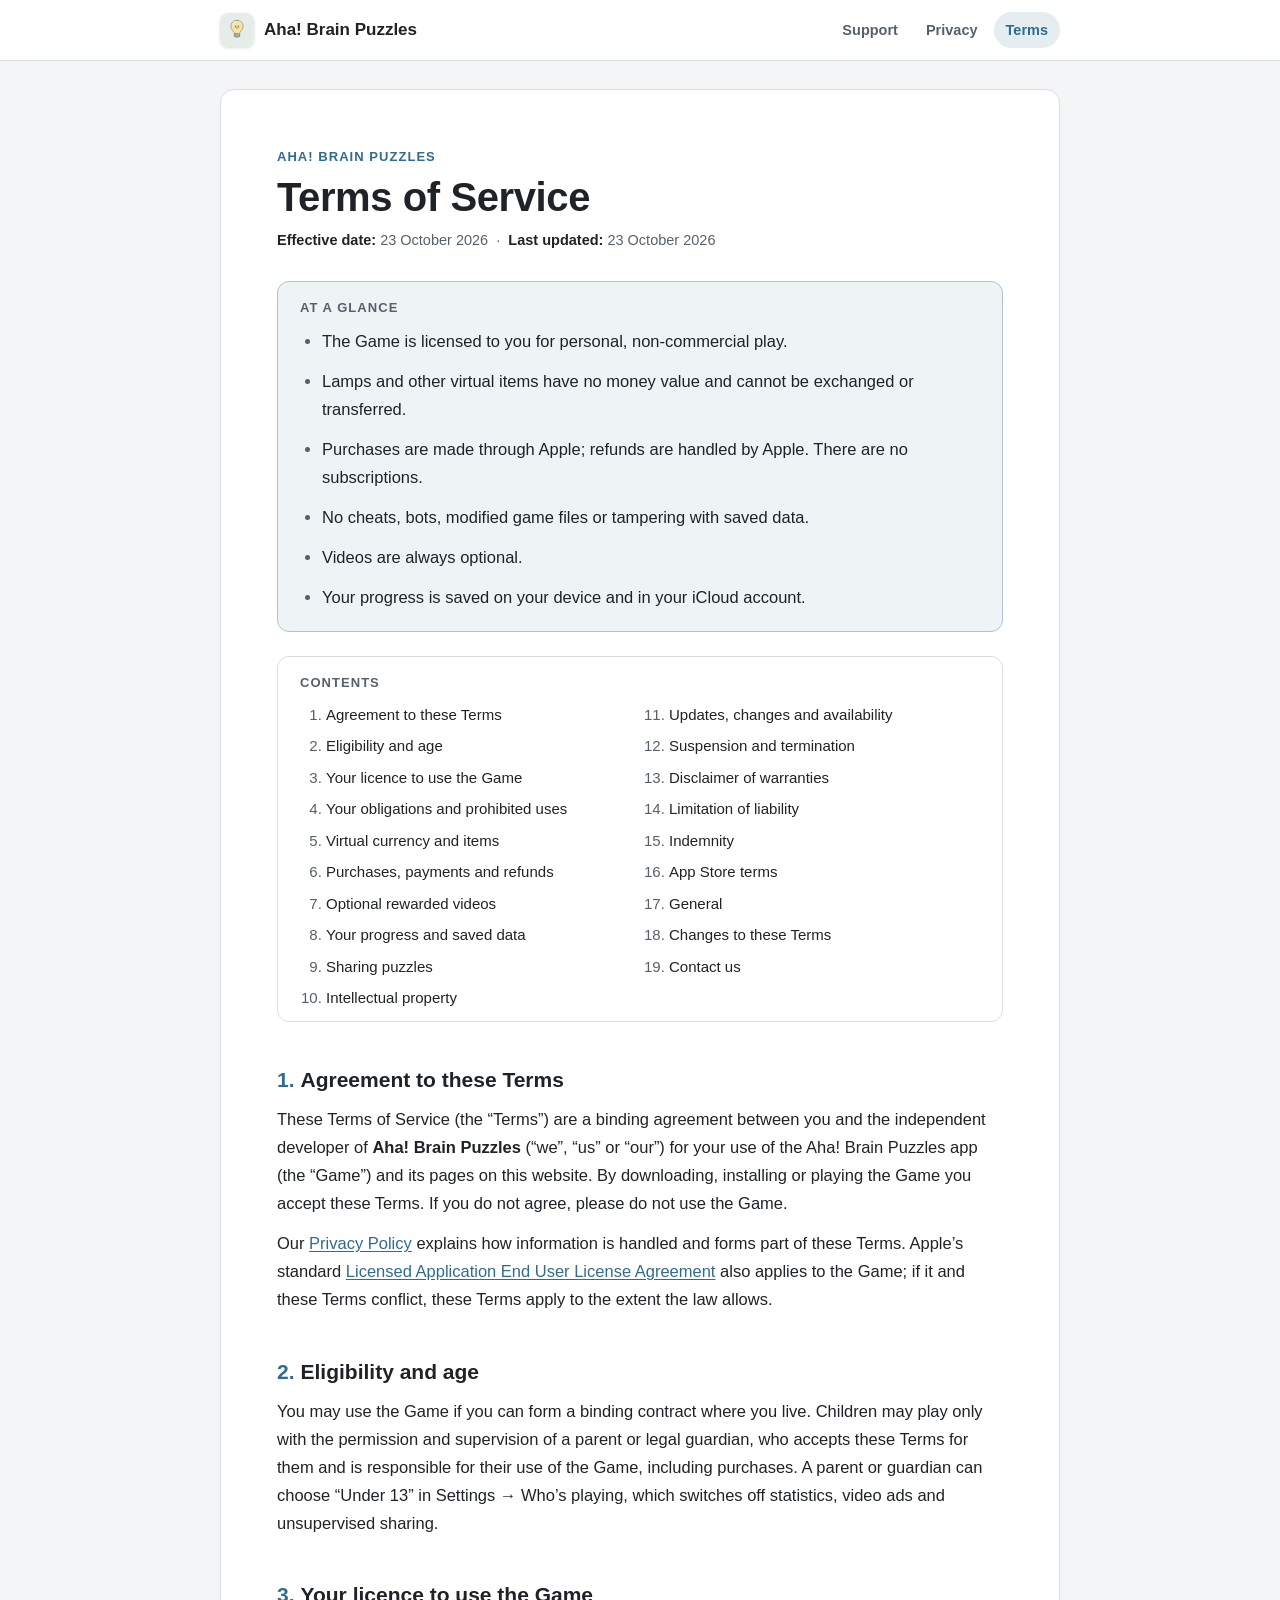
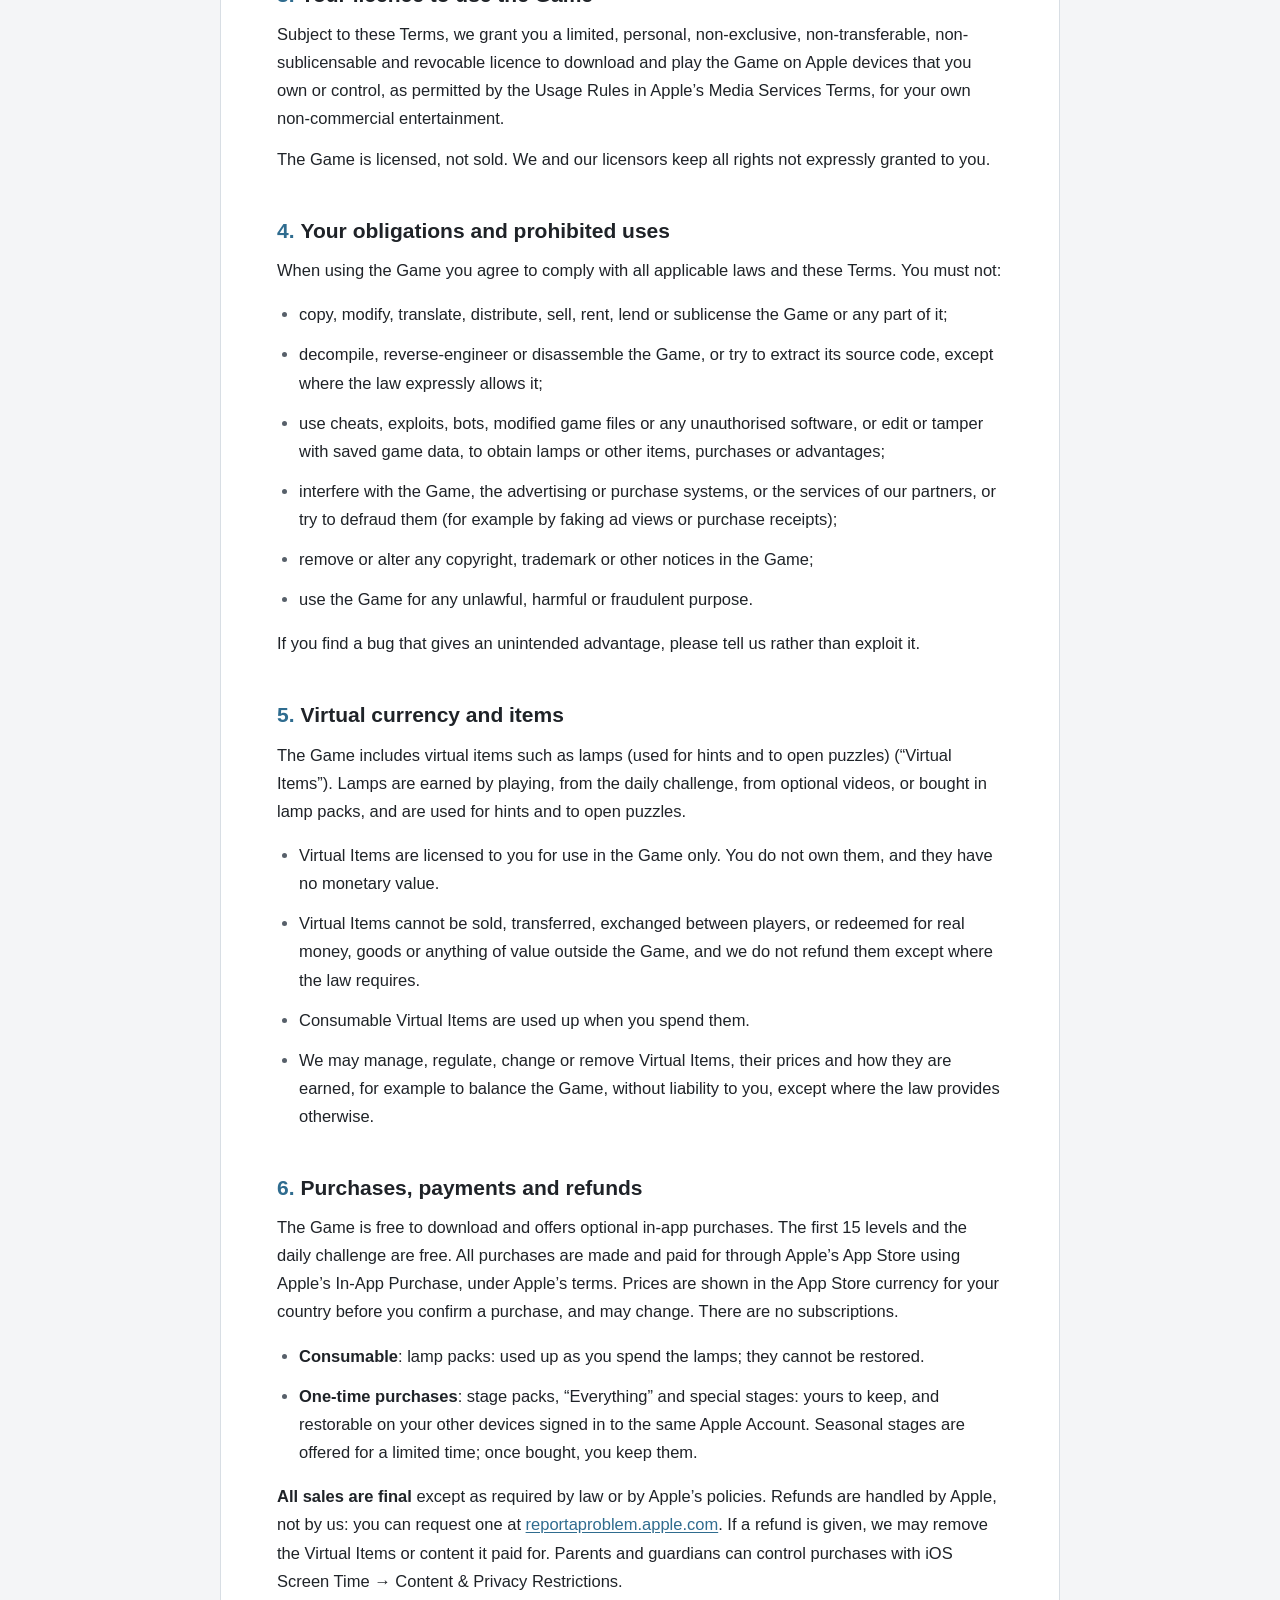
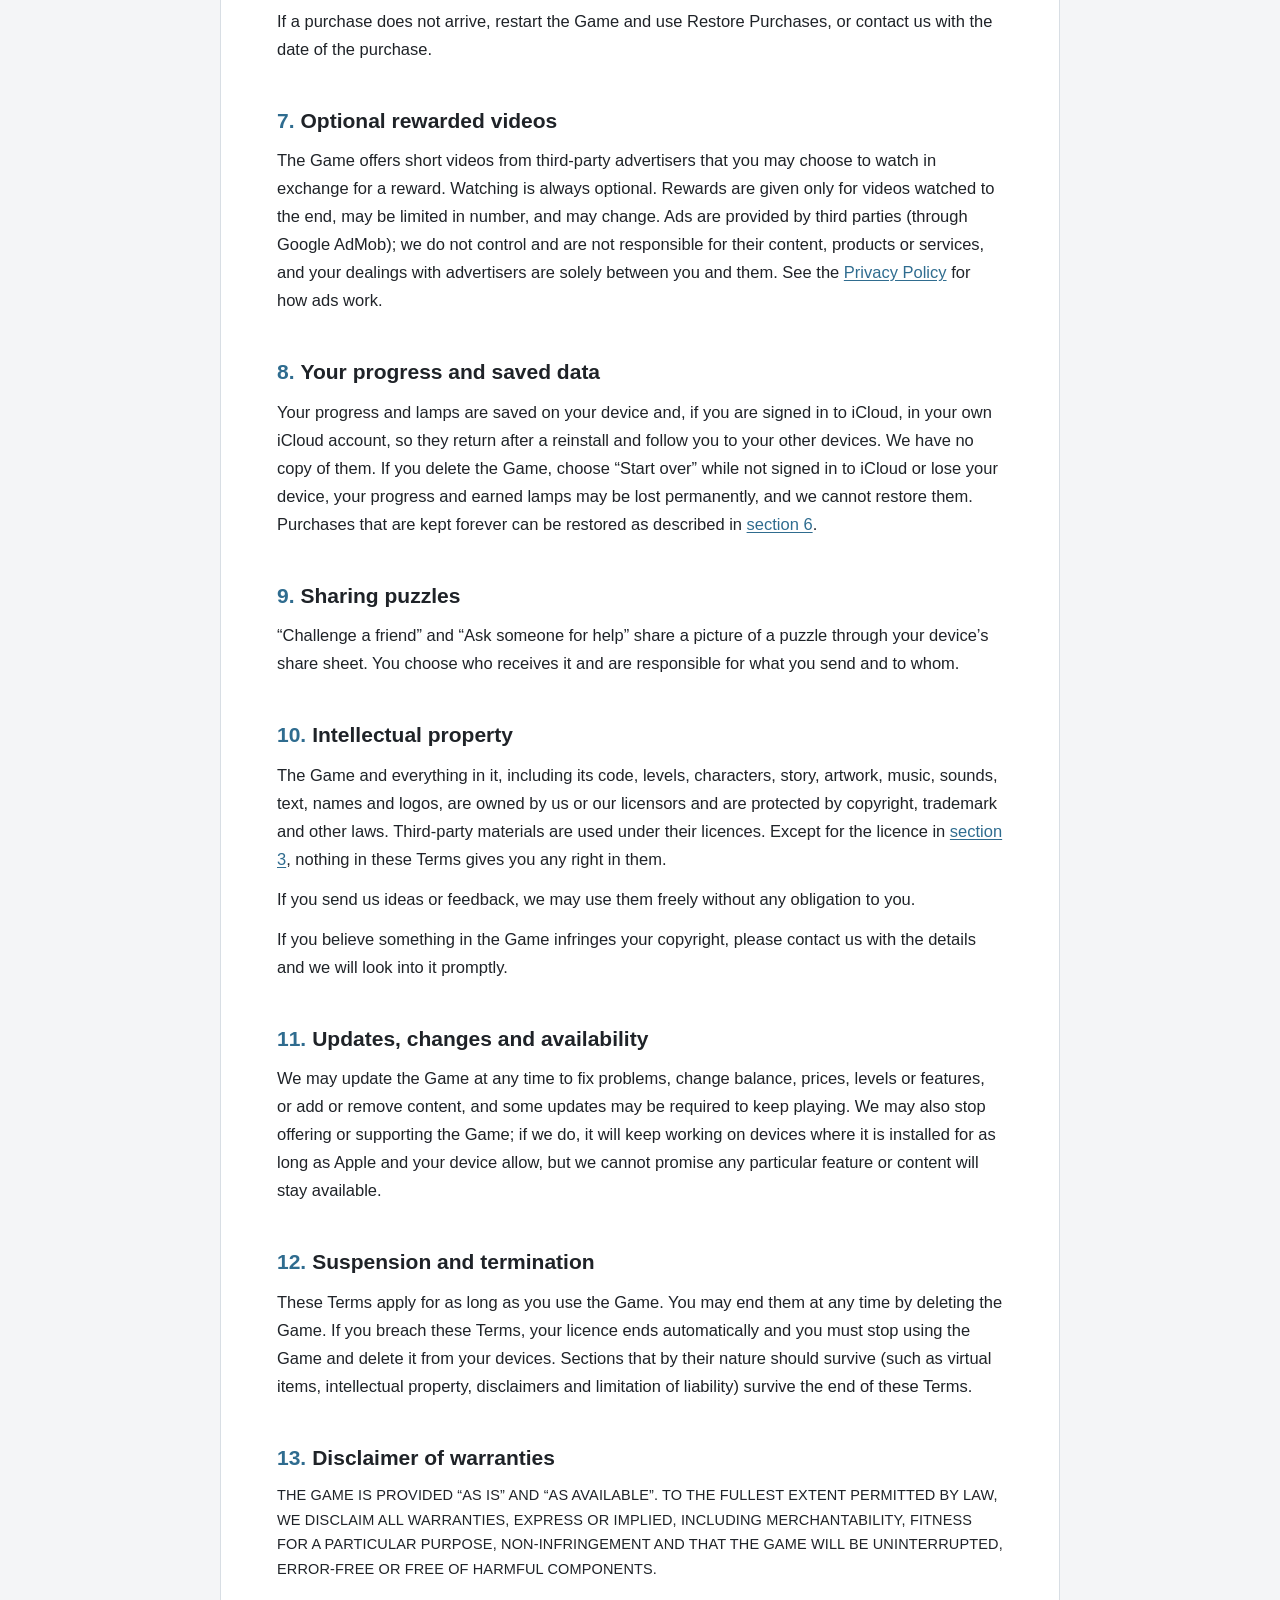
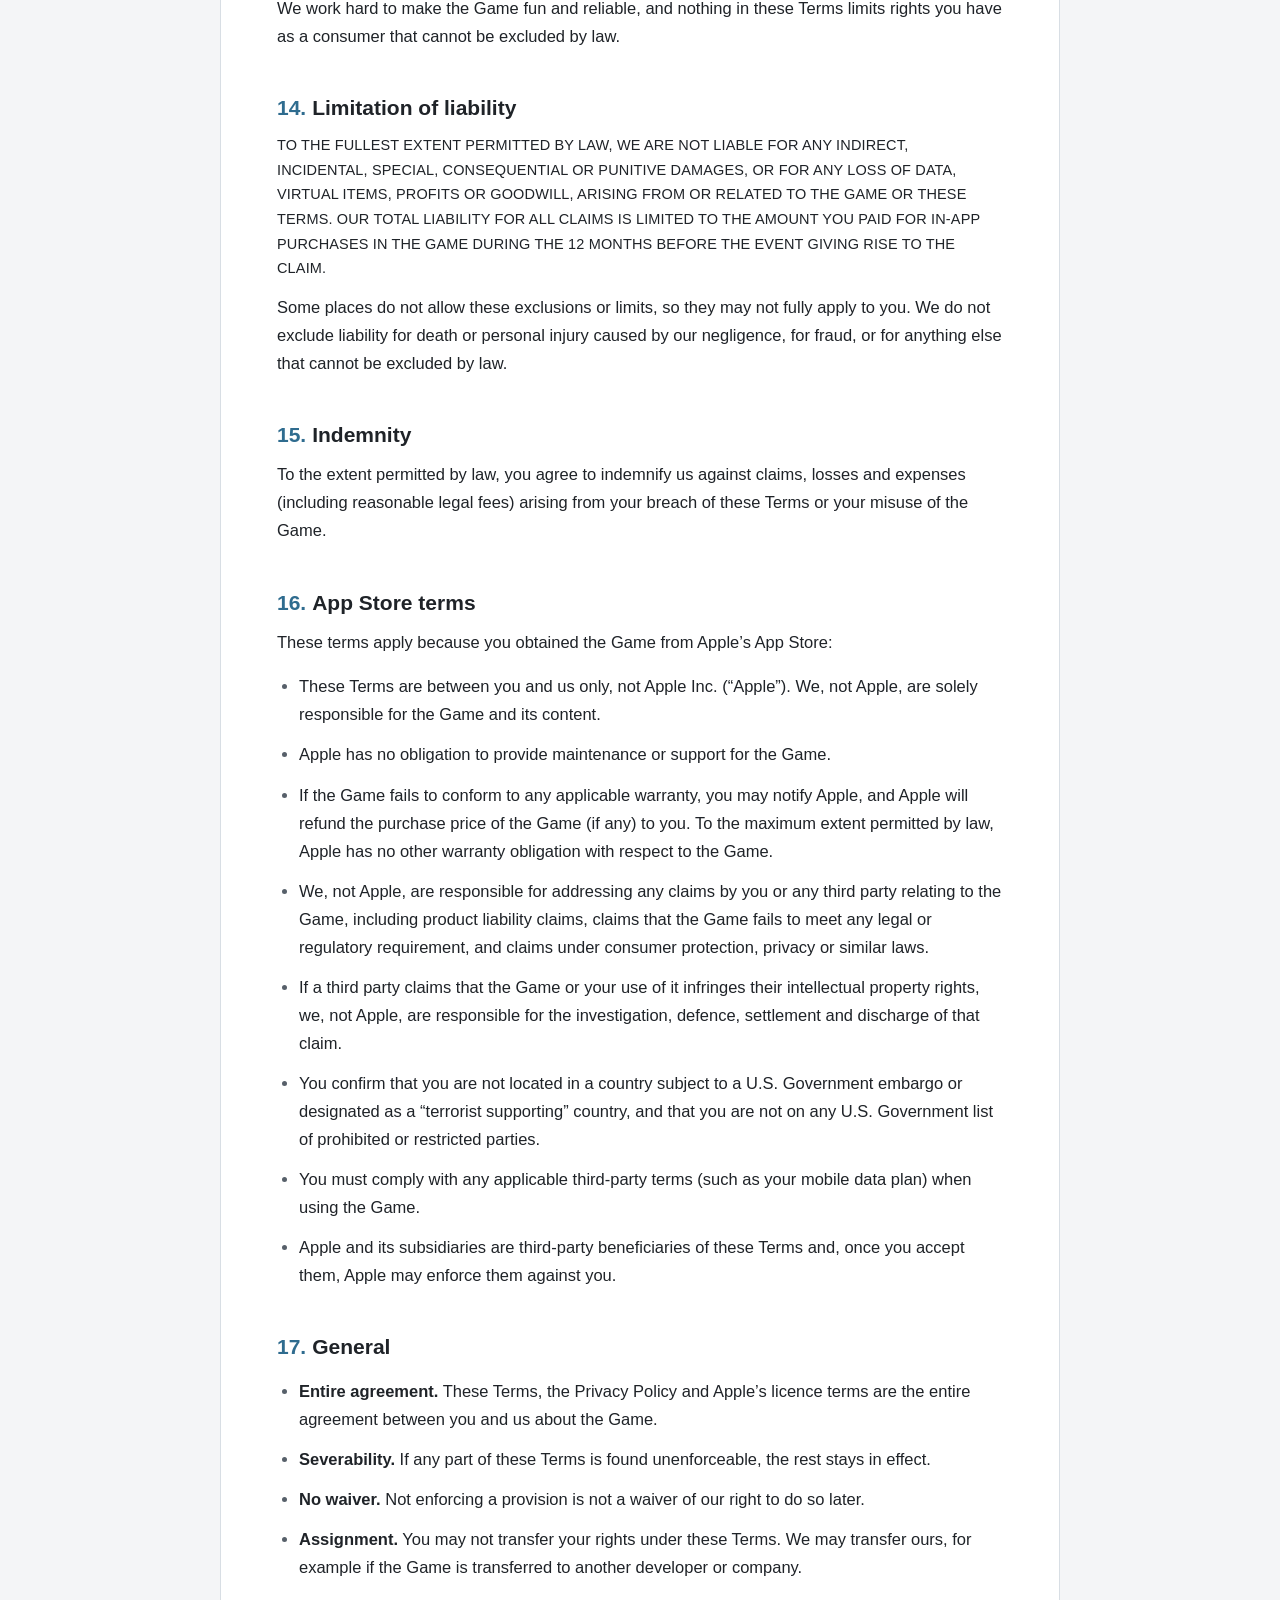
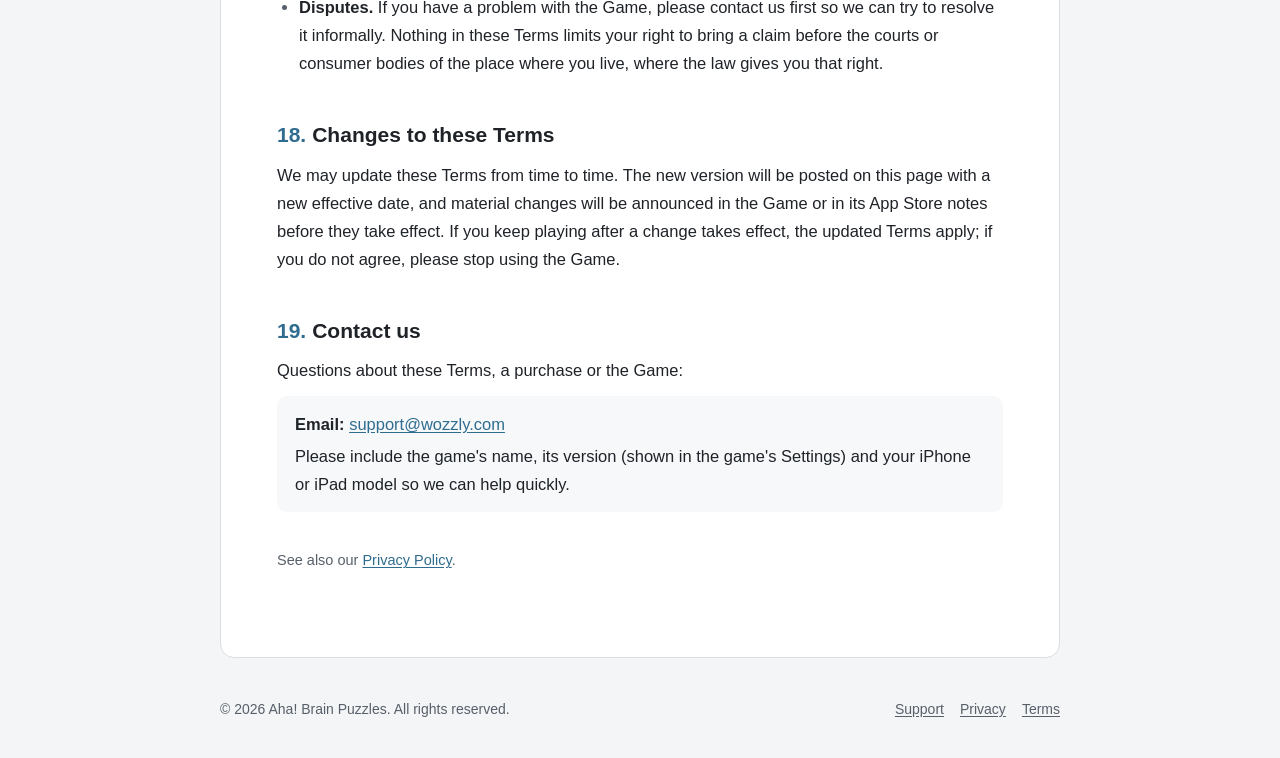
<file: terms.html>
<!doctype html>
<html lang="en">
<head>
<meta charset="utf-8">
<meta name="viewport" content="width=device-width,initial-scale=1">
<title>Terms of Service · Aha! Brain Puzzles</title>
<meta name="description" content="The terms that apply when you download and play Aha! Brain Puzzles.">
<link rel="icon" href="icon.svg">
<link rel="stylesheet" href="legal.css">
</head>
<body style="--accent:#2f6c8f">
<header class="bar"><div class="wrap">
<a class="brand" href="index.html"><img src="icon.svg" alt="">Aha! Brain Puzzles</a>
<nav><a href="aha.html">Support</a><a href="privacy.html">Privacy</a><a href="terms.html" class="on">Terms</a></nav>
</div></header>
<main class="wrap"><article class="doc">
<p class="kicker">Aha! Brain Puzzles</p>
<h1>Terms of Service</h1>
<p class="meta"><b>Effective date:</b> 23 October 2026 &nbsp;·&nbsp; <b>Last updated:</b> 23 October 2026</p>
<aside class="glance"><h2>At a glance</h2><ul><li>The Game is licensed to you for personal, non-commercial play.</li><li>Lamps and other virtual items have no money value and cannot be exchanged or transferred.</li><li>Purchases are made through Apple; refunds are handled by Apple. There are no subscriptions.</li><li>No cheats, bots, modified game files or tampering with saved data.</li><li>Videos are always optional.</li><li>Your progress is saved on your device and in your iCloud account.</li></ul></aside>
<nav class="toc" aria-label="Contents"><h2>Contents</h2><ol><li><a href="#agreement">Agreement to these Terms</a></li><li><a href="#eligibility">Eligibility and age</a></li><li><a href="#licence">Your licence to use the Game</a></li><li><a href="#conduct">Your obligations and prohibited uses</a></li><li><a href="#virtual">Virtual currency and items</a></li><li><a href="#purchases">Purchases, payments and refunds</a></li><li><a href="#videos">Optional rewarded videos</a></li><li><a href="#saves">Your progress and saved data</a></li><li><a href="#sharing">Sharing puzzles</a></li><li><a href="#ip">Intellectual property</a></li><li><a href="#changes-game">Updates, changes and availability</a></li><li><a href="#termination">Suspension and termination</a></li><li><a href="#warranty">Disclaimer of warranties</a></li><li><a href="#liability">Limitation of liability</a></li><li><a href="#indemnity">Indemnity</a></li><li><a href="#apple">App Store terms</a></li><li><a href="#general">General</a></li><li><a href="#changes">Changes to these Terms</a></li><li><a href="#contact">Contact us</a></li></ol></nav>
<section id="agreement">
<h2><span class="n">1.</span>Agreement to these Terms</h2>
<p>These Terms of Service (the “Terms”) are a binding agreement between you and the independent developer of
<strong>Aha! Brain Puzzles</strong> (“we”, “us” or “our”) for your use of the Aha! Brain Puzzles app (the “Game”) and its pages on this website. By downloading,
installing or playing the Game you accept these Terms. If you do not agree, please do not use the Game.</p>
<p>Our <a href="privacy.html">Privacy Policy</a> explains how information is handled and forms part of these Terms. Apple’s standard
<a href="https://www.apple.com/legal/internet-services/itunes/dev/stdeula/">Licensed Application End User License Agreement</a> also applies to the Game; if it and these Terms conflict, these Terms apply to the extent the law allows.</p>
</section>
<section id="eligibility">
<h2><span class="n">2.</span>Eligibility and age</h2>
<p>You may use the Game if you can form a binding contract where you live. Children may play only with the permission and
supervision of a parent or legal guardian, who accepts these Terms for them and is responsible for their use of the Game,
including purchases. A parent or guardian can choose “Under 13” in Settings → Who’s playing, which switches off statistics,
video ads and unsupervised sharing.</p>
</section>
<section id="licence">
<h2><span class="n">3.</span>Your licence to use the Game</h2>
<p>Subject to these Terms, we grant you a limited, personal, non-exclusive, non-transferable, non-sublicensable and revocable licence
to download and play the Game on Apple devices that you own or control, as permitted by the Usage Rules in Apple’s Media
Services Terms, for your own non-commercial entertainment.</p>
<p>The Game is licensed, not sold. We and our licensors keep all rights not expressly granted to you.</p>
</section>
<section id="conduct">
<h2><span class="n">4.</span>Your obligations and prohibited uses</h2>
<p>When using the Game you agree to comply with all applicable laws and these Terms. You must not:</p><ul><li>copy, modify, translate, distribute, sell, rent, lend or sublicense the Game or any part of it;</li><li>decompile, reverse-engineer or disassemble the Game, or try to extract its source code, except where the law expressly allows it;</li><li>use cheats, exploits, bots, modified game files or any unauthorised software, or edit or tamper with saved game data, to obtain lamps or other items, purchases or advantages;</li><li>interfere with the Game, the advertising or purchase systems, or the services of our partners, or try to defraud them (for example by faking ad views or purchase receipts);</li><li>remove or alter any copyright, trademark or other notices in the Game;</li><li>use the Game for any unlawful, harmful or fraudulent purpose.</li></ul><p>If you find a bug that gives an unintended advantage, please tell us rather than exploit it.</p>
</section>
<section id="virtual">
<h2><span class="n">5.</span>Virtual currency and items</h2>
<p>The Game includes virtual items such as lamps (used for hints and to open puzzles) (“Virtual Items”). Lamps are earned by playing, from the daily challenge, from optional videos, or bought in lamp packs, and are used for hints and to open puzzles.</p><ul><li>Virtual Items are licensed to you for use in the Game only. You do not own them, and they have no monetary value.</li><li>Virtual Items cannot be sold, transferred, exchanged between players, or redeemed for real money, goods or anything of value outside the Game, and we do not refund them except where the law requires.</li><li>Consumable Virtual Items are used up when you spend them.</li><li>We may manage, regulate, change or remove Virtual Items, their prices and how they are earned, for example to balance the Game, without liability to you, except where the law provides otherwise.</li></ul>
</section>
<section id="purchases">
<h2><span class="n">6.</span>Purchases, payments and refunds</h2>
<p>The Game is free to download and offers optional in-app purchases. The first 15 levels and the daily challenge are free. All purchases are made and paid for through Apple’s App Store using Apple’s
In-App Purchase, under Apple’s terms. Prices are shown in the App Store currency for your country before you confirm a purchase,
and may change. There are no subscriptions.</p><ul><li><strong>Consumable</strong>: lamp packs: used up as you spend the lamps; they cannot be restored.</li><li><strong>One-time purchases</strong>: stage packs, “Everything” and special stages: yours to keep, and restorable on your other devices signed in to the same Apple Account. Seasonal stages are offered for a limited time; once bought, you keep them.</li></ul>
<p><strong>All sales are final</strong> except as required by law or by Apple’s policies. Refunds are handled by Apple, not by us: you can request one at
<a href="https://reportaproblem.apple.com">reportaproblem.apple.com</a>. If a refund is given, we may remove the Virtual Items or content it paid for. Parents and guardians can control purchases with
iOS Screen Time → Content &amp; Privacy Restrictions.</p>
<p>If a purchase does not arrive, restart the Game and use Restore Purchases, or contact us with the date of the purchase.</p>
</section>
<section id="videos">
<h2><span class="n">7.</span>Optional rewarded videos</h2>
<p>The Game offers short videos from third-party advertisers that you may choose to watch in exchange for a reward. Watching is always
optional. Rewards are given only for videos watched to the end, may be limited in number, and may change. Ads are provided by
third parties (through Google AdMob); we do not control and are not responsible for their content, products or services, and your
dealings with advertisers are solely between you and them. See the <a href="privacy.html">Privacy Policy</a> for how ads work.</p>
</section>
<section id="saves">
<h2><span class="n">8.</span>Your progress and saved data</h2>
<p>Your progress and lamps are saved on your device and, if you are signed in to iCloud, in your own iCloud account, so they return after a reinstall and follow you to your other devices. We have no copy of them. If you delete the Game, choose “Start over” while not signed in to iCloud or lose
your device, your progress and earned lamps may be lost permanently, and we cannot restore them. Purchases that are kept forever can be restored as
described in <a href="#purchases">section 6</a>.</p>
</section>
<section id="sharing">
<h2><span class="n">9.</span>Sharing puzzles</h2>
<p>“Challenge a friend” and “Ask someone for help” share a picture of a puzzle through your device’s share sheet. You choose who receives
it and are responsible for what you send and to whom.</p>
</section>
<section id="ip">
<h2><span class="n">10.</span>Intellectual property</h2>
<p>The Game and everything in it, including its code, levels, characters, story, artwork, music, sounds, text, names and logos, are owned
by us or our licensors and are protected by copyright, trademark and other laws. Third-party materials are used under their licences.
Except for the licence in <a href="#licence">section 3</a>, nothing in these Terms gives you any right in them.</p>
<p>If you send us ideas or feedback, we may use them freely without any obligation to you.</p>
<p>If you believe something in the Game infringes your copyright, please contact us with the details and we will look into it promptly.</p>
</section>
<section id="changes-game">
<h2><span class="n">11.</span>Updates, changes and availability</h2>
<p>We may update the Game at any time to fix problems, change balance, prices, levels or features, or add or remove content, and some
updates may be required to keep playing. We may also stop offering or supporting the Game; if we do, it will keep working on devices
where it is installed for as long as Apple and your device allow, but we cannot promise any particular feature or content will stay
available.</p>
</section>
<section id="termination">
<h2><span class="n">12.</span>Suspension and termination</h2>
<p>These Terms apply for as long as you use the Game. You may end them at any time by deleting the Game. If you breach these Terms,
your licence ends automatically and you must stop using the Game and delete it from your devices. Sections
that by their nature should survive (such as virtual items, intellectual property, disclaimers and limitation of liability) survive the end
of these Terms.</p>
</section>
<section id="warranty">
<h2><span class="n">13.</span>Disclaimer of warranties</h2>
<p class="caps">The Game is provided “as is” and “as available”. To the fullest extent permitted by law, we disclaim all warranties, express or
implied, including merchantability, fitness for a particular purpose, non-infringement and that the Game will be uninterrupted, error-free
or free of harmful components.</p>
<p>We work hard to make the Game fun and reliable, and nothing in these Terms limits rights you have as a consumer that cannot be excluded by law.</p>
</section>
<section id="liability">
<h2><span class="n">14.</span>Limitation of liability</h2>
<p class="caps">To the fullest extent permitted by law, we are not liable for any indirect, incidental, special, consequential or punitive damages,
or for any loss of data, virtual items, profits or goodwill, arising from or related to the Game or these Terms. Our total liability for all
claims is limited to the amount you paid for in-app purchases in the Game during the 12 months before the event giving rise to the claim.</p>
<p>Some places do not allow these exclusions or limits, so they may not fully apply to you. We do not exclude liability for death or personal
injury caused by our negligence, for fraud, or for anything else that cannot be excluded by law.</p>
</section>
<section id="indemnity">
<h2><span class="n">15.</span>Indemnity</h2>
<p>To the extent permitted by law, you agree to indemnify us against claims, losses and expenses (including reasonable legal fees) arising from
your breach of these Terms or your misuse of the Game.</p>
</section>
<section id="apple">
<h2><span class="n">16.</span>App Store terms</h2>
<p>These terms apply because you obtained the Game from Apple’s App Store:</p><ul><li>These Terms are between you and us only, not Apple Inc. (“Apple”). We, not Apple, are solely responsible for the Game and its content.</li><li>Apple has no obligation to provide maintenance or support for the Game.</li><li>If the Game fails to conform to any applicable warranty, you may notify Apple, and Apple will refund the purchase price of the Game (if any) to you. To the maximum extent permitted by law, Apple has no other warranty obligation with respect to the Game.</li><li>We, not Apple, are responsible for addressing any claims by you or any third party relating to the Game, including product liability claims, claims that the Game fails to meet any legal or regulatory requirement, and claims under consumer protection, privacy or similar laws.</li><li>If a third party claims that the Game or your use of it infringes their intellectual property rights, we, not Apple, are responsible for the investigation, defence, settlement and discharge of that claim.</li><li>You confirm that you are not located in a country subject to a U.S. Government embargo or designated as a “terrorist supporting” country, and that you are not on any U.S. Government list of prohibited or restricted parties.</li><li>You must comply with any applicable third-party terms (such as your mobile data plan) when using the Game.</li><li>Apple and its subsidiaries are third-party beneficiaries of these Terms and, once you accept them, Apple may enforce them against you.</li></ul>
</section>
<section id="general">
<h2><span class="n">17.</span>General</h2>
<ul><li><strong>Entire agreement.</strong> These Terms, the Privacy Policy and Apple’s licence terms are the entire agreement between you and us about the Game.</li><li><strong>Severability.</strong> If any part of these Terms is found unenforceable, the rest stays in effect.</li><li><strong>No waiver.</strong> Not enforcing a provision is not a waiver of our right to do so later.</li><li><strong>Assignment.</strong> You may not transfer your rights under these Terms. We may transfer ours, for example if the Game is transferred to another developer or company.</li><li><strong>Disputes.</strong> If you have a problem with the Game, please contact us first so we can try to resolve it informally. Nothing in these Terms limits your right to bring a claim before the courts or consumer bodies of the place where you live, where the law gives you that right.</li></ul>
</section>
<section id="changes">
<h2><span class="n">18.</span>Changes to these Terms</h2>
<p>We may update these Terms from time to time. The new version will be posted on this page with a new effective date, and material changes
will be announced in the Game or in its App Store notes before they take effect. If you keep playing after a change takes effect, the updated
Terms apply; if you do not agree, please stop using the Game.</p>
</section>
<section id="contact">
<h2><span class="n">19.</span>Contact us</h2>
<p>Questions about these Terms, a purchase or the Game:</p><div class="contact"><p><strong>Email:</strong> <a href="mailto:support@wozzly.com">support@wozzly.com</a></p>
<p>Please include the game's name, its version (shown in the game's Settings) and your iPhone or iPad model so we can help quickly.</p></div>
</section>
<p class="meta" style="margin-top:36px">See also our <a href="privacy.html">Privacy Policy</a>.</p>
</article></main>
<footer class="foot"><div class="wrap"><span>© 2026 Aha! Brain Puzzles. All rights reserved.</span><nav><a href="aha.html">Support</a><a href="privacy.html">Privacy</a><a href="terms.html">Terms</a></nav></div></footer>
</body>
</html>
</file>
<file: site.css>
/* Wozzly: the home of our games. Night-sky navy with candy colours, the games' own fonts (served from here). */
@font-face { font-family: 'Fredoka'; font-weight: 600; font-display: swap; src: url(fonts/fredoka-latin-600-normal.woff2) format('woff2'); }
@font-face { font-family: 'Nunito'; font-weight: 500; font-display: swap; src: url(fonts/nunito-latin-500-normal.woff2) format('woff2'); }
@font-face { font-family: 'Nunito'; font-weight: 800; font-display: swap; src: url(fonts/nunito-latin-800-normal.woff2) format('woff2'); }
:root {
  --bg: #15132b; --bg-2: #1c1937; --card: #221f42; --card-2: #2a2650; --line: rgba(255,255,255,.08);
  --ink: #f4f1ff; --ink-2: #b9b3d9; --ink-3: #8c86ae;
  --coral: #ff6b7d; --sun: #ffc94d; --mint: #4fd1a5; --sky: #5b9dff; --grape: #a98bff;
  --display: 'Fredoka', 'Nunito', system-ui, sans-serif; --body: 'Nunito', system-ui, sans-serif;
  color-scheme: dark;
}
* { box-sizing: border-box; }
html { scroll-behavior: smooth; scroll-padding-top: 150px; }
body { margin: 0; background: var(--bg); color: var(--ink); font: 500 17px/1.6 var(--body); -webkit-text-size-adjust: 100%; }
body::before { content: ""; position: fixed; inset: 0; z-index: -1; pointer-events: none;
  background: radial-gradient(60% 40% at 15% 0%, rgba(255,107,125,.16), transparent 70%),
              radial-gradient(50% 40% at 90% 10%, rgba(91,157,255,.14), transparent 70%),
              radial-gradient(60% 50% at 50% 100%, rgba(169,139,255,.12), transparent 70%); }
a { color: var(--sun); text-underline-offset: 3px; }
img { max-width: 100%; }
.wrap { max-width: 1080px; margin: 0 auto; padding-inline: 16px; }

/* ---- the header: the blob, the name, and the menu pills */
.top { position: sticky; top: 0; z-index: 5; background: color-mix(in srgb, var(--bg) 82%, transparent);
  backdrop-filter: blur(14px); -webkit-backdrop-filter: blur(14px); border-bottom: 1px solid var(--line);
  padding-top: env(safe-area-inset-top, 0px); }
.top .wrap { display: flex; flex-wrap: wrap; align-items: center; justify-content: space-between; gap: 10px 24px; padding-block: 14px 12px; }
.brand { display: flex; align-items: center; gap: 14px; color: var(--ink); text-decoration: none; }
.brand img { width: 56px; height: 56px; filter: drop-shadow(0 6px 14px rgba(63,191,176,.35)); transition: transform .3s; }
.brand:hover img { transform: rotate(-8deg) scale(1.05); }
.brand b { display: block; font: 600 34px/1 var(--display); letter-spacing: .01em; }
.brand small { display: block; margin-top: 6px; font: 800 12px/1 var(--body); letter-spacing: .26em; text-transform: uppercase; color: var(--ink-3); }
.menu { display: flex; flex-wrap: wrap; gap: 4px; margin: 0 -10px; }
.menu a { color: var(--ink); text-decoration: none; font: 800 17px/1 var(--body); padding: 13px 18px; border-radius: 999px; transition: background .2s, color .2s; }
.menu a:hover { background: var(--card); }
.menu a.on { color: var(--coral); background: #2a2552; box-shadow: inset 0 0 0 1px rgba(255,255,255,.05); }

/* ---- sections */
section { padding-block: 64px 8px; }
.kicker { font: 800 13px/1 var(--body); letter-spacing: .22em; text-transform: uppercase; color: var(--coral); margin: 0 0 12px; }
h1, h2, h3 { font-family: var(--display); font-weight: 600; text-wrap: balance; margin: 0; }
h1 { font-size: clamp(38px, 7vw, 64px); line-height: 1.05; }
h2 { font-size: clamp(30px, 5vw, 42px); line-height: 1.1; margin-bottom: 14px; }
h3 { font-size: 23px; line-height: 1.2; }
.lead { font-size: clamp(18px, 2.4vw, 21px); color: var(--ink-2); max-width: 60ch; margin: 18px 0 0; }
.muted { color: var(--ink-2); }

.hero { padding-top: 56px; display: grid; grid-template-columns: minmax(0, 1.15fr) minmax(0, 1fr); gap: 32px; align-items: center; }
.hero h1 span { background: linear-gradient(90deg, var(--sun), var(--coral) 55%, var(--grape)); -webkit-background-clip: text; background-clip: text; color: transparent; }
.icons { display: grid; grid-template-columns: repeat(2, minmax(0, 1fr)); gap: 18px; max-width: 360px; justify-self: center; }
.icons a { display: block; border-radius: 28%; box-shadow: 0 14px 30px rgba(0,0,0,.35); transition: transform .3s; }
.icons a:nth-child(1) { transform: rotate(-6deg); } .icons a:nth-child(2) { transform: rotate(5deg) translateY(14px); }
.icons a:nth-child(3) { transform: rotate(4deg) translateY(-6px); } .icons a:nth-child(4) { transform: rotate(-4deg) translateY(8px); }
.icons a:hover { transform: rotate(0) scale(1.06); }
.icons img { display: block; width: 100%; aspect-ratio: 1; border-radius: 22%; }
.ctas { display: flex; flex-wrap: wrap; gap: 12px; margin-top: 28px; }
.btn { display: inline-flex; align-items: center; gap: 10px; padding: 14px 22px; border-radius: 18px; text-decoration: none;
  font: 600 19px/1 var(--display); color: #2b1a3d; background: linear-gradient(180deg, #ffd977, var(--sun)); box-shadow: 0 4px 0 #d99a1e, 0 10px 24px rgba(255,201,77,.25); }
.btn.ghost { color: var(--ink); background: var(--card-2); box-shadow: 0 4px 0 #15122e; }
.btn:active { transform: translateY(3px); box-shadow: 0 1px 0 #d99a1e; }

/* ---- the games */
.grid { display: grid; grid-template-columns: repeat(2, minmax(0, 1fr)); gap: 20px; margin-top: 26px; }
.game { --c: var(--coral); position: relative; display: flex; flex-direction: column; gap: 14px; padding: 24px; border-radius: 26px;
  background: linear-gradient(180deg, var(--card-2), var(--card)); border: 1px solid var(--line); overflow: hidden; min-width: 0; }
.game::before { content: ""; position: absolute; inset: 0 0 auto; height: 4px; background: var(--c); }
.game header { display: flex; gap: 16px; align-items: center; }
.game header img { width: 84px; height: 84px; border-radius: 20px; flex: none; box-shadow: 0 8px 18px rgba(0,0,0,.35); }
.game .tag { color: var(--ink-2); margin: 4px 0 0; font-size: 16px; }
.game p { margin: 0; }
.chips { display: flex; flex-wrap: wrap; gap: 8px; margin-top: auto; padding-top: 4px; }
.chip { font: 800 13px/1 var(--body); padding: 8px 12px; border-radius: 999px; background: rgba(255,255,255,.06); color: var(--ink-2); }
.links { display: flex; flex-wrap: wrap; align-items: center; gap: 6px 16px; font-size: 15px; font-weight: 800; }
.links a { color: var(--ink-2); text-decoration: none; }
.links a:hover { color: var(--ink); }
.store { display: inline-flex; align-items: center; gap: 8px; padding: 10px 16px; border-radius: 14px; text-decoration: none;
  background: #000; color: #fff !important; border: 1px solid rgba(255,255,255,.25); font: 600 16px/1 var(--display); }
.store svg { width: 18px; height: 18px; fill: #fff; }
.soon { display: inline-flex; padding: 10px 16px; border-radius: 14px; background: color-mix(in srgb, var(--c) 18%, transparent); color: var(--c);
  font: 600 16px/1 var(--display); }

/* ---- videos: the games' short clips, phone-shaped, a row of four (two on tablets, a swipe row on phones) */
.clips { display: grid; grid-template-columns: repeat(4, minmax(0, 1fr)); gap: 18px; margin-top: 22px; }
.clip { --c: var(--coral); margin: 0; display: grid; gap: 10px; }
.clip video { display: block; width: 100%; aspect-ratio: 9/16; object-fit: cover; border-radius: 22px; background: var(--card);
  box-shadow: 0 12px 26px rgba(0,0,0,.4), 0 0 0 3px color-mix(in srgb, var(--c) 55%, transparent); }
.clip figcaption { font: 800 15px/1.3 var(--body); color: var(--ink-2); text-align: center; }

/* ---- featured */
.feature { display: grid; grid-template-columns: minmax(0, 1fr) minmax(0, 1.2fr); gap: 32px; align-items: center; margin-top: 26px; padding: clamp(22px, 4vw, 40px);
  border-radius: 32px; background: linear-gradient(135deg, #2c2758, #1f1c3f); border: 1px solid var(--line); }
.feature ul { margin: 16px 0 0; padding: 0; list-style: none; display: grid; gap: 10px; }
.feature li { display: flex; gap: 10px; }
.feature li::before { content: ""; flex: none; width: 10px; height: 10px; margin-top: 9px; border-radius: 50%; background: var(--sun); box-shadow: 0 0 0 4px rgba(255,201,77,.15); }
.shots { display: flex; gap: 14px; overflow-x: auto; padding: 6px 2px 14px; scroll-snap-type: x mandatory; min-width: 0; }
.shots img { flex: none; width: 168px; aspect-ratio: 600/1300; object-fit: cover; border-radius: 22px; scroll-snap-align: start; box-shadow: 0 12px 26px rgba(0,0,0,.4); }

/* ---- why */
.why { display: grid; grid-template-columns: repeat(4, minmax(0, 1fr)); gap: 18px; margin-top: 26px; }
.why div { padding: 22px; border-radius: 22px; background: var(--bg-2); border: 1px solid var(--line); }
.why i { display: grid; place-items: center; width: 48px; height: 48px; border-radius: 16px; font-style: normal; font-size: 24px; margin-bottom: 12px; }
.why h3 { font-size: 20px; margin-bottom: 6px; }
.why p { margin: 0; color: var(--ink-2); font-size: 16px; }

/* ---- press and contact */
.two { display: grid; grid-template-columns: repeat(2, minmax(0, 1fr)); gap: 20px; margin-top: 26px; }
.panel { padding: 26px; border-radius: 26px; background: var(--card); border: 1px solid var(--line); min-width: 0; }
.facts { display: grid; grid-template-columns: auto 1fr; gap: 8px 18px; margin: 0; }
.facts dt { color: var(--ink-3); font-weight: 800; font-size: 14px; letter-spacing: .06em; text-transform: uppercase; padding-top: 3px; }
.facts dd { margin: 0; }
.mail { display: inline-block; font: 600 clamp(22px, 4vw, 30px)/1.2 var(--display); color: var(--sun); text-decoration: none; word-break: break-all; margin: 6px 0 10px; }
.helps { display: flex; flex-wrap: wrap; gap: 10px; margin-top: 14px; }
.helps a { display: inline-flex; align-items: center; gap: 8px; padding: 8px 14px 8px 8px; border-radius: 14px; background: var(--card-2);
  color: var(--ink); text-decoration: none; font-weight: 800; font-size: 15px; }
.helps img { width: 30px; height: 30px; border-radius: 8px; }

footer { margin-top: 72px; padding: 30px 0 calc(40px + env(safe-area-inset-bottom, 0px)); border-top: 1px solid var(--line); color: var(--ink-3); font-size: 14px; }
footer .wrap { display: flex; flex-wrap: wrap; justify-content: space-between; gap: 12px; }
footer a { color: var(--ink-2); text-decoration: none; margin-right: 14px; }

/* ---- a game's help page */
.page { max-width: 780px; }
.page .card { margin-top: 22px; padding: clamp(22px, 4vw, 36px); border-radius: 26px; background: var(--card); border: 1px solid var(--line); }
.page .head { display: flex; gap: 18px; align-items: center; margin-top: 40px; }
.page .head img { width: 96px; height: 96px; border-radius: 22px; flex: none; box-shadow: 0 10px 22px rgba(0,0,0,.4); }
.page h2 { font-size: 26px; margin: 0 0 4px; }
.page h3 { font: 800 17px/1.4 var(--body); margin: 20px 0 4px; }
.page p, .page li { margin: 0 0 10px; }
.page ul { padding-left: 22px; }

@media (max-width: 860px) {
  .hero, .feature { grid-template-columns: minmax(0, 1fr); }
  .icons { max-width: 280px; grid-row: 1; }
  .why { grid-template-columns: repeat(2, minmax(0, 1fr)); }
  .clips { grid-template-columns: repeat(2, minmax(0, 1fr)); }
}
@media (max-width: 640px) {
  html { scroll-padding-top: 170px; }
  .grid, .two, .why { grid-template-columns: 1fr; }
  .brand img { width: 44px; height: 44px; } .brand b { font-size: 30px; }
  .menu { margin: 0 -14px; } .menu a { font-size: 16px; padding: 11px 14px; }
  .game header img { width: 70px; height: 70px; }
  .clips { display: flex; overflow-x: auto; scroll-snap-type: x mandatory; padding-bottom: 10px; }
  .clip { flex: none; width: 62%; scroll-snap-align: start; }
}
</file>
<file: legal.css>
/* Privacy policies and terms of service for every game: a plain, formal document (made by tools/legal.py).
   Each page sets its game's accent colour on <body> (--accent). System fonts only: no font services. */
:root {
  --bg: #f4f5f7; --paper: #ffffff; --ink: #1f2328; --ink-2: #57606a; --line: #d8dee4; --soft: #f6f8fa;
  --accent: #2f6c8f;
  --font: -apple-system, BlinkMacSystemFont, "Segoe UI", Roboto, "Helvetica Neue", Arial, sans-serif;
  color-scheme: light;
}
@media (prefers-color-scheme: dark) {
  :root { --bg: #0d1117; --paper: #161b22; --ink: #e6edf3; --ink-2: #9da7b3; --line: #30363d; --soft: #1c2229; color-scheme: dark; }
}
* { box-sizing: border-box; }
html { scroll-behavior: smooth; scroll-padding-top: 76px; }
body { margin: 0; background: var(--bg); color: var(--ink); font: 400 16.5px/1.7 var(--font); -webkit-text-size-adjust: 100%; }
.wrap { max-width: 880px; margin: 0 auto; padding-inline: 20px; }

/* the bar along the top: the game, and its pages */
.bar { position: sticky; top: 0; z-index: 2; background: color-mix(in srgb, var(--paper) 92%, transparent); backdrop-filter: blur(10px);
  -webkit-backdrop-filter: blur(10px); border-bottom: 1px solid var(--line); }
.bar .wrap { display: flex; align-items: center; justify-content: space-between; gap: 12px; min-height: 60px; flex-wrap: wrap; padding-block: 8px; }
.brand { display: flex; align-items: center; gap: 10px; color: inherit; text-decoration: none; font-weight: 700; font-size: 17px; }
.brand img { width: 34px; height: 34px; border-radius: 8px; box-shadow: 0 1px 3px rgba(0,0,0,.15); }
.bar nav { display: flex; gap: 4px; flex-wrap: wrap; }
.bar nav a { color: var(--ink-2); text-decoration: none; font-size: 14.5px; font-weight: 600; padding: 6px 12px; border-radius: 999px; }
.bar nav a:hover { color: var(--ink); background: var(--soft); }
.bar nav a.on { color: var(--accent); background: color-mix(in srgb, var(--accent) 12%, transparent); }

/* the document */
.doc { background: var(--paper); margin-block: 28px 40px; padding: clamp(24px, 5vw, 56px); border: 1px solid var(--line); border-radius: 14px; }
.kicker { margin: 0 0 6px; color: var(--accent); font-size: 13px; font-weight: 700; letter-spacing: .08em; text-transform: uppercase; }
h1 { margin: 0 0 8px; font-size: clamp(30px, 5vw, 40px); line-height: 1.15; letter-spacing: -.01em; text-wrap: balance; }
.meta { margin: 0 0 28px; color: var(--ink-2); font-size: 14.5px; }
.meta b { color: var(--ink); font-weight: 600; }
h2 { margin: 44px 0 12px; font-size: 21px; line-height: 1.3; text-wrap: balance; }
h2 .n { color: var(--accent); margin-right: 6px; font-variant-numeric: tabular-nums; }
h3 { margin: 26px 0 6px; font-size: 16.5px; }
h3 .n { color: var(--ink-2); margin-right: 6px; font-weight: 600; font-variant-numeric: tabular-nums; }
p, li { margin: 0 0 12px; }
ul, ol { padding-left: 22px; }
li::marker { color: var(--ink-2); }
a { color: var(--accent); text-underline-offset: 2px; overflow-wrap: anywhere; }
strong { font-weight: 650; }
section { min-width: 0; }

/* at a glance, and the contents */
.glance { background: color-mix(in srgb, var(--accent) 8%, var(--paper)); border: 1px solid color-mix(in srgb, var(--accent) 25%, var(--line));
  border-radius: 12px; padding: 18px 22px 8px; margin: 0 0 24px; }
.glance h2, .toc h2 { margin: 0 0 10px; font-size: 13px; letter-spacing: .08em; text-transform: uppercase; color: var(--ink-2); }
.glance ul { margin: 0; }
.toc { border: 1px solid var(--line); border-radius: 12px; padding: 18px 22px 10px; margin: 0 0 8px; }
.toc ol { margin: 0; padding-left: 26px; columns: 2 260px; column-gap: 32px; font-size: 15px; }
.toc li { margin: 0 0 6px; break-inside: avoid; }
.toc a { color: var(--ink); text-decoration: none; }
.toc a:hover { color: var(--accent); text-decoration: underline; }

/* tables: what is collected, the partners */
.table { overflow-x: auto; margin: 10px 0 18px; border: 1px solid var(--line); border-radius: 10px; }
table { width: 100%; border-collapse: collapse; font-size: 14.5px; line-height: 1.55; }
th, td { text-align: left; vertical-align: top; padding: 10px 14px; border-bottom: 1px solid var(--line); }
tr:last-child td { border-bottom: 0; }
th { background: var(--soft); font-weight: 650; white-space: nowrap; }
td:first-child { font-weight: 600; min-width: 130px; }
.note { background: var(--soft); border-left: 3px solid var(--accent); border-radius: 0 8px 8px 0; padding: 12px 16px; margin: 14px 0; }
.caps { text-transform: uppercase; font-size: 14.5px; letter-spacing: .01em; }
.contact { display: grid; gap: 4px; background: var(--soft); border-radius: 10px; padding: 14px 18px; }
.contact p { margin: 0; }

.foot { color: var(--ink-2); font-size: 14px; padding-bottom: 36px; }
.foot .wrap { display: flex; flex-wrap: wrap; gap: 6px 18px; justify-content: space-between; }
.foot a { color: inherit; }
.foot nav { display: flex; gap: 16px; flex-wrap: wrap; }
@media (max-width: 560px) {
  body { font-size: 16px; } .doc { margin-top: 16px; border-radius: 10px; } h2 { margin-top: 36px; }
  /* tables: each row a small card, its cells labelled */
  .table { border: 0; overflow: visible; }
  table, tbody, tr, td { display: block; width: 100%; }
  thead { display: none; }
  tr { border: 1px solid var(--line); border-radius: 10px; margin-bottom: 10px; padding: 10px 14px; }
  td { border: 0; padding: 3px 0; }
  td:first-child { font-size: 15.5px; padding-bottom: 6px; }
  td + td::before { content: attr(data-label); display: block; color: var(--ink-2); font-size: 12px; font-weight: 650; letter-spacing: .05em; text-transform: uppercase; }
}
@media print { .bar, .toc { display: none; } .doc { border: 0; } body { background: #fff; } }
</file>
